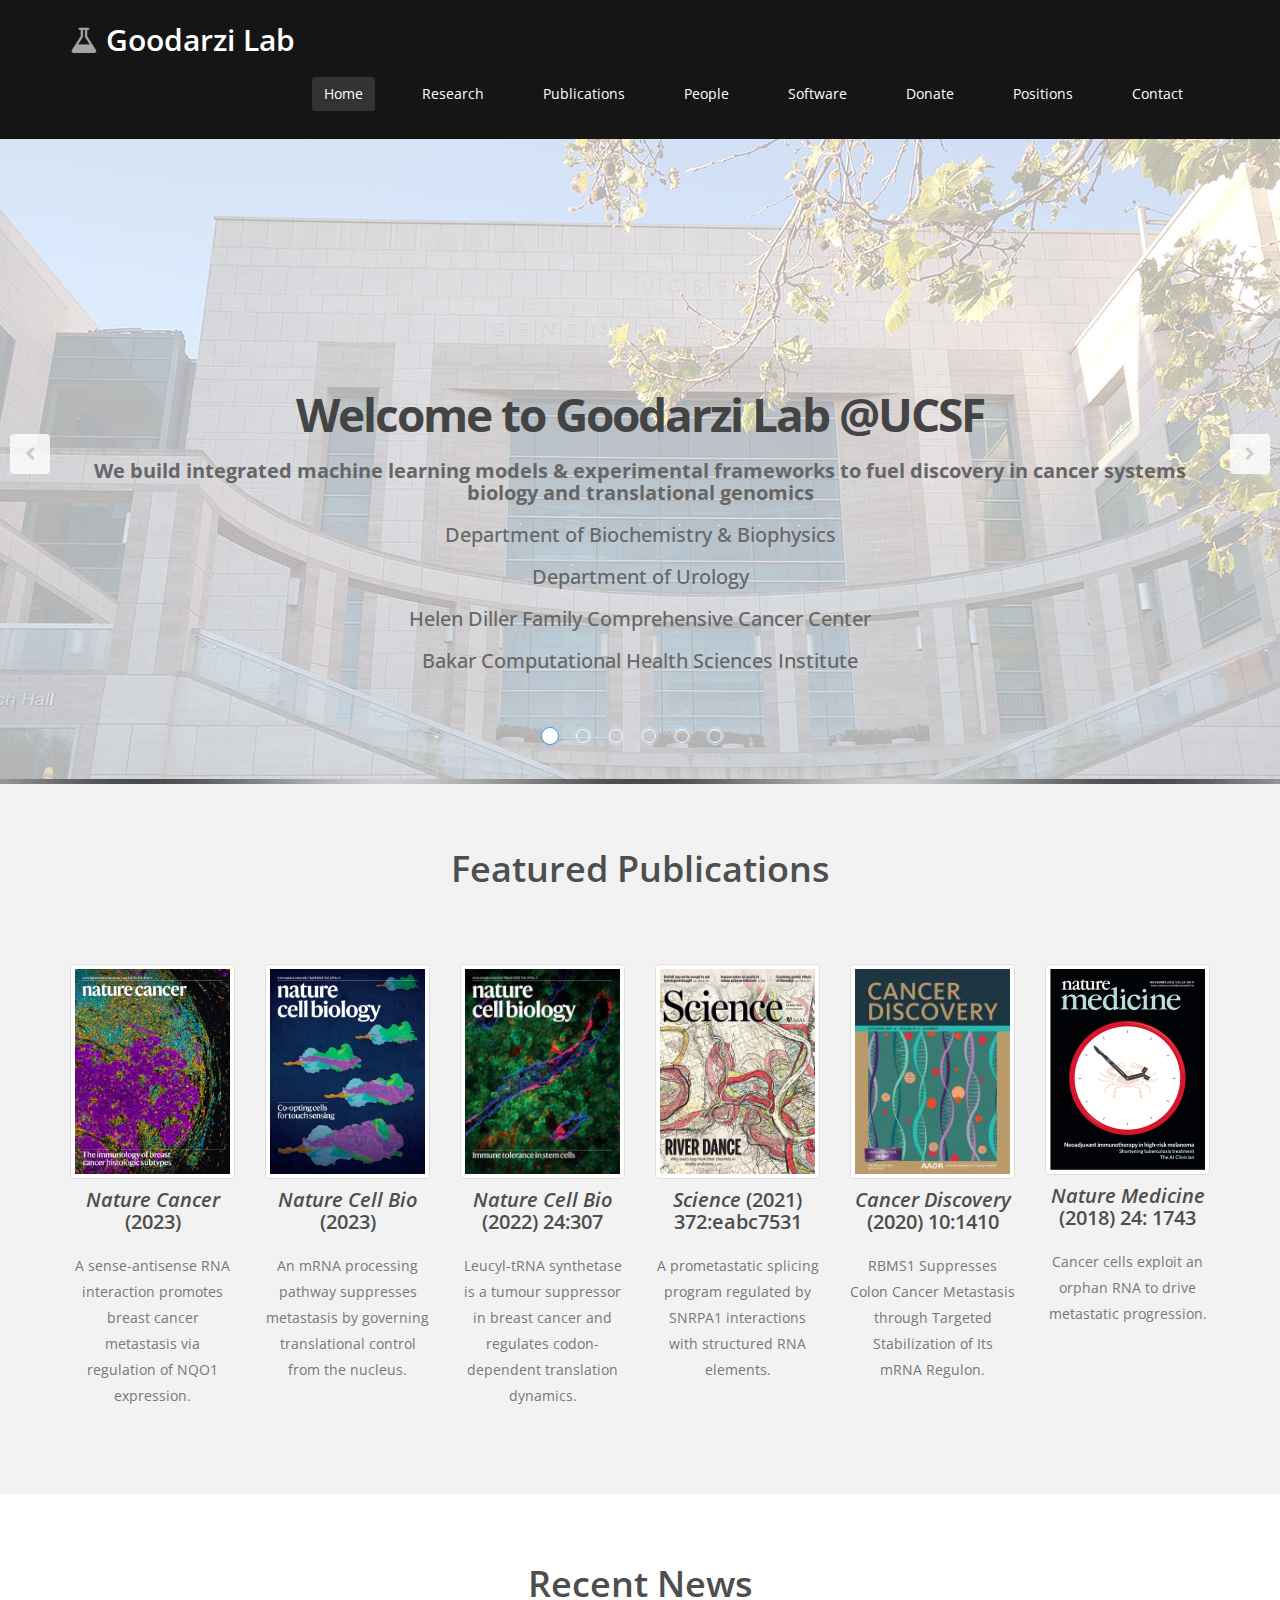
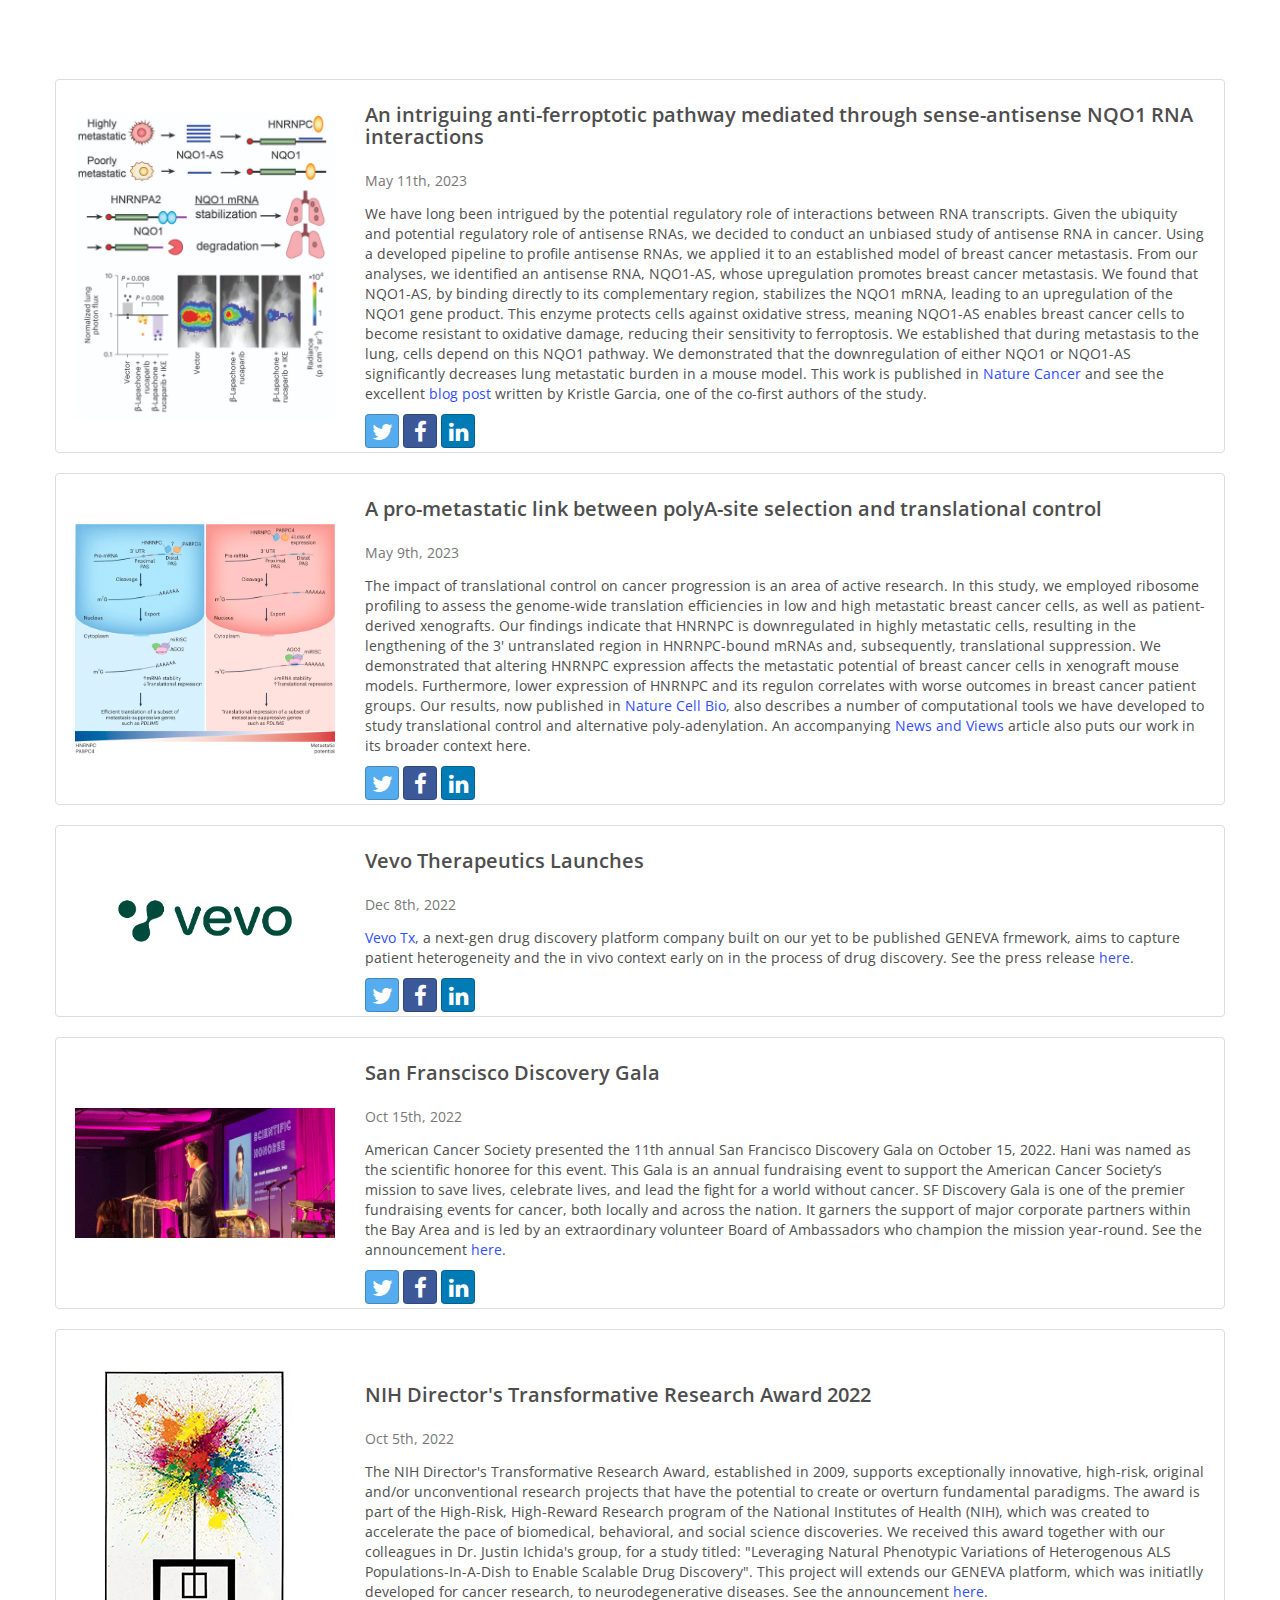
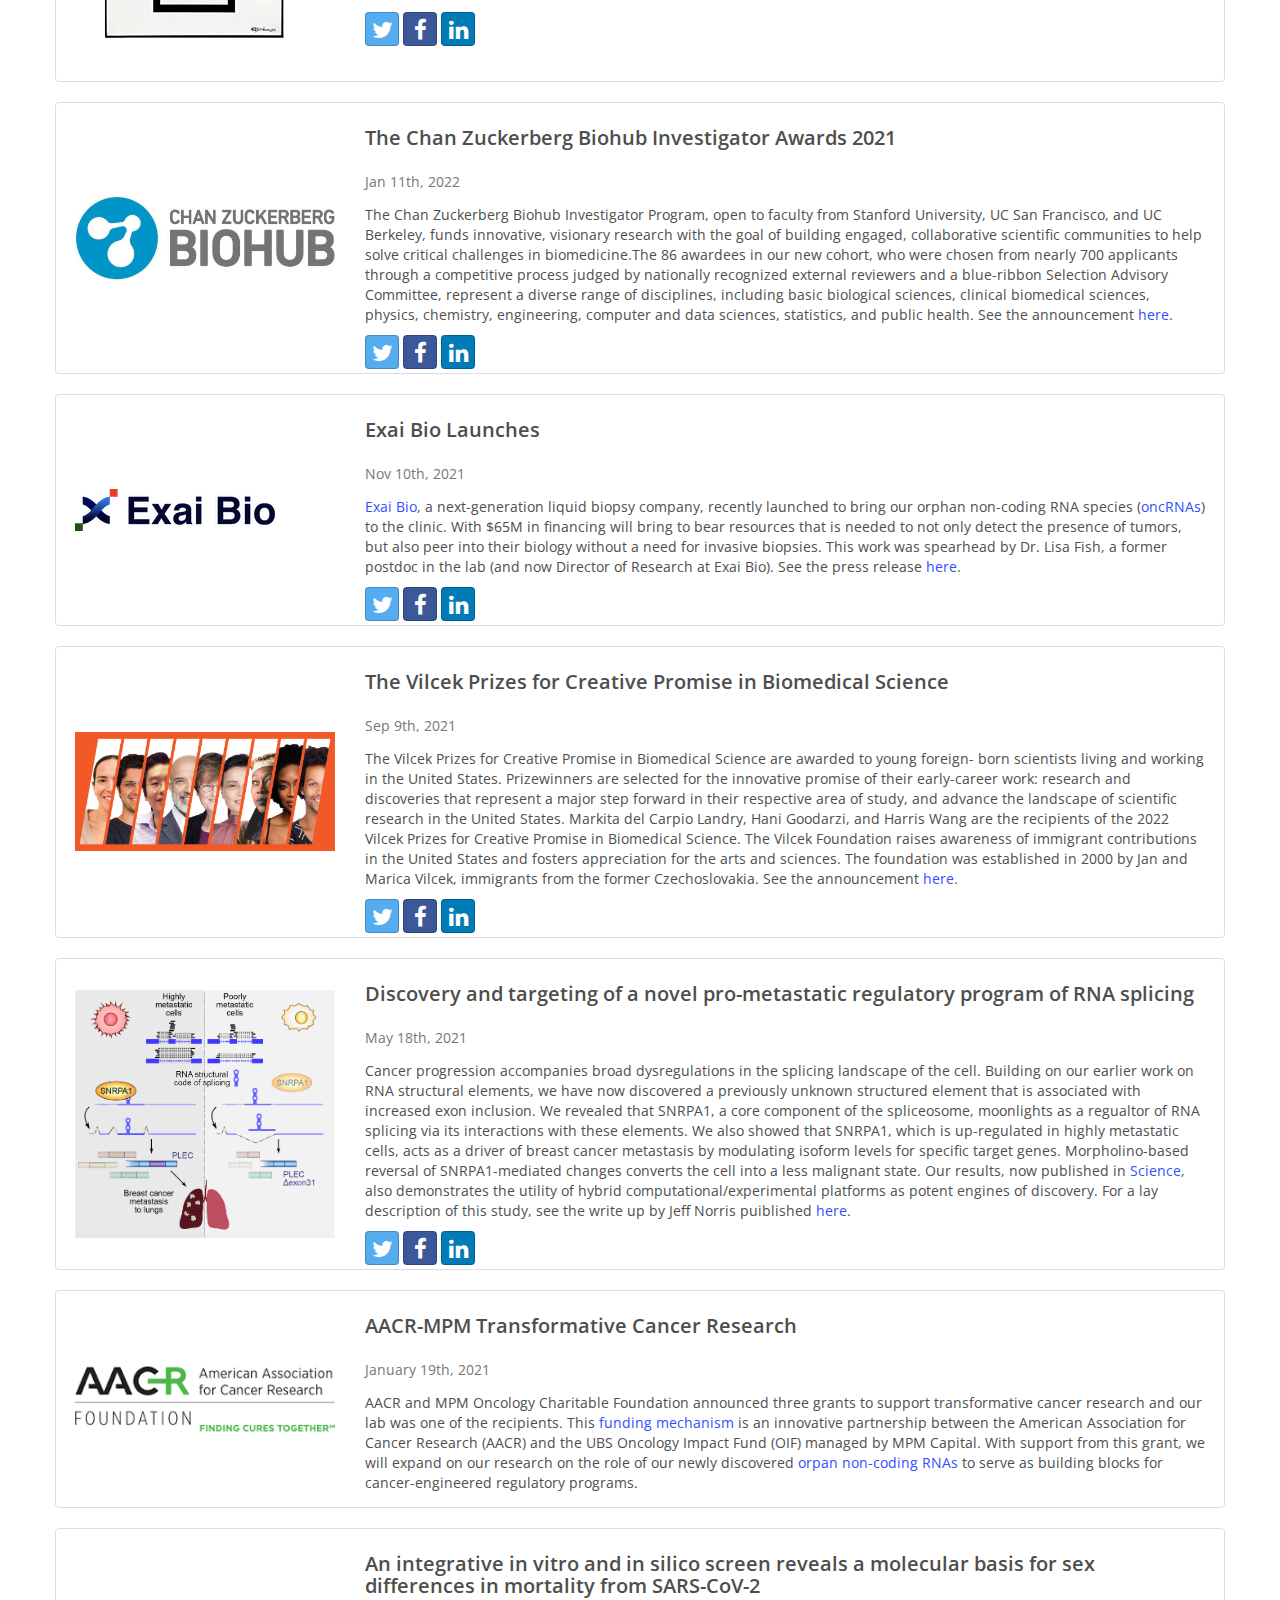
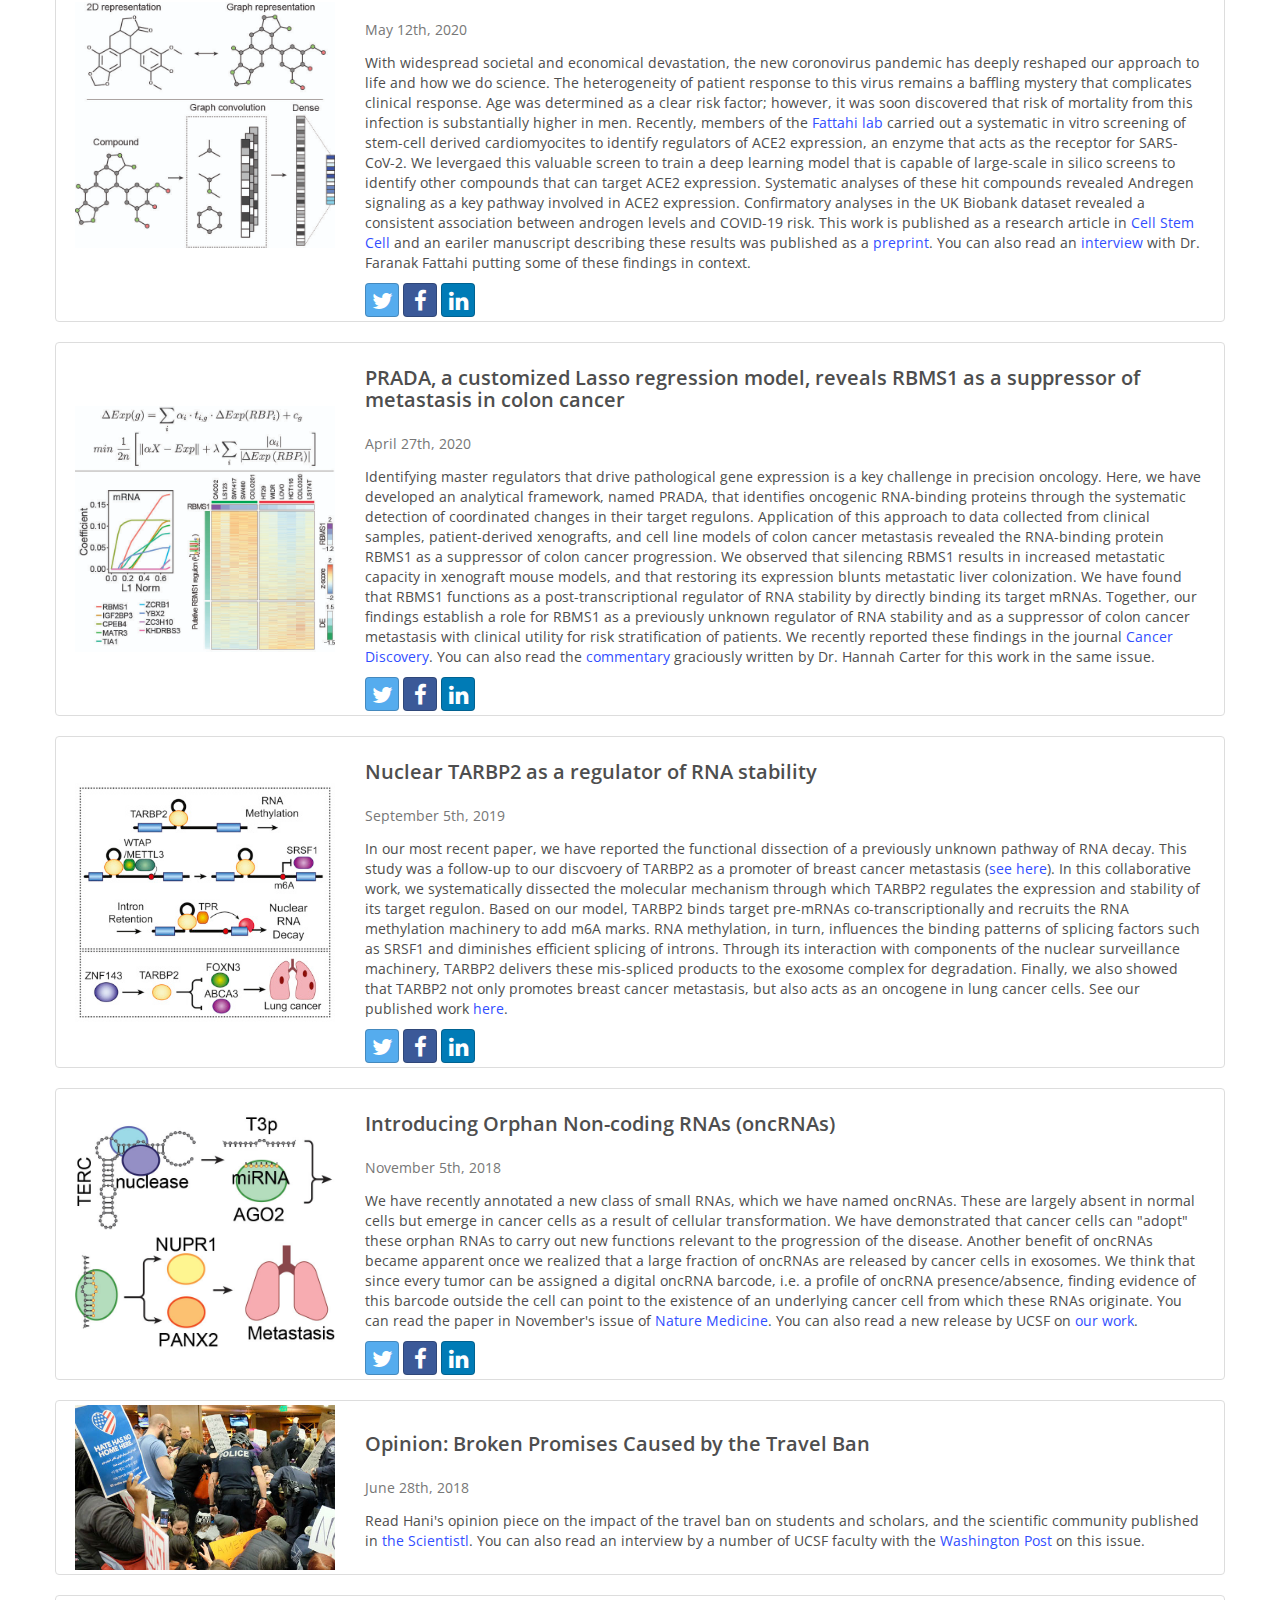
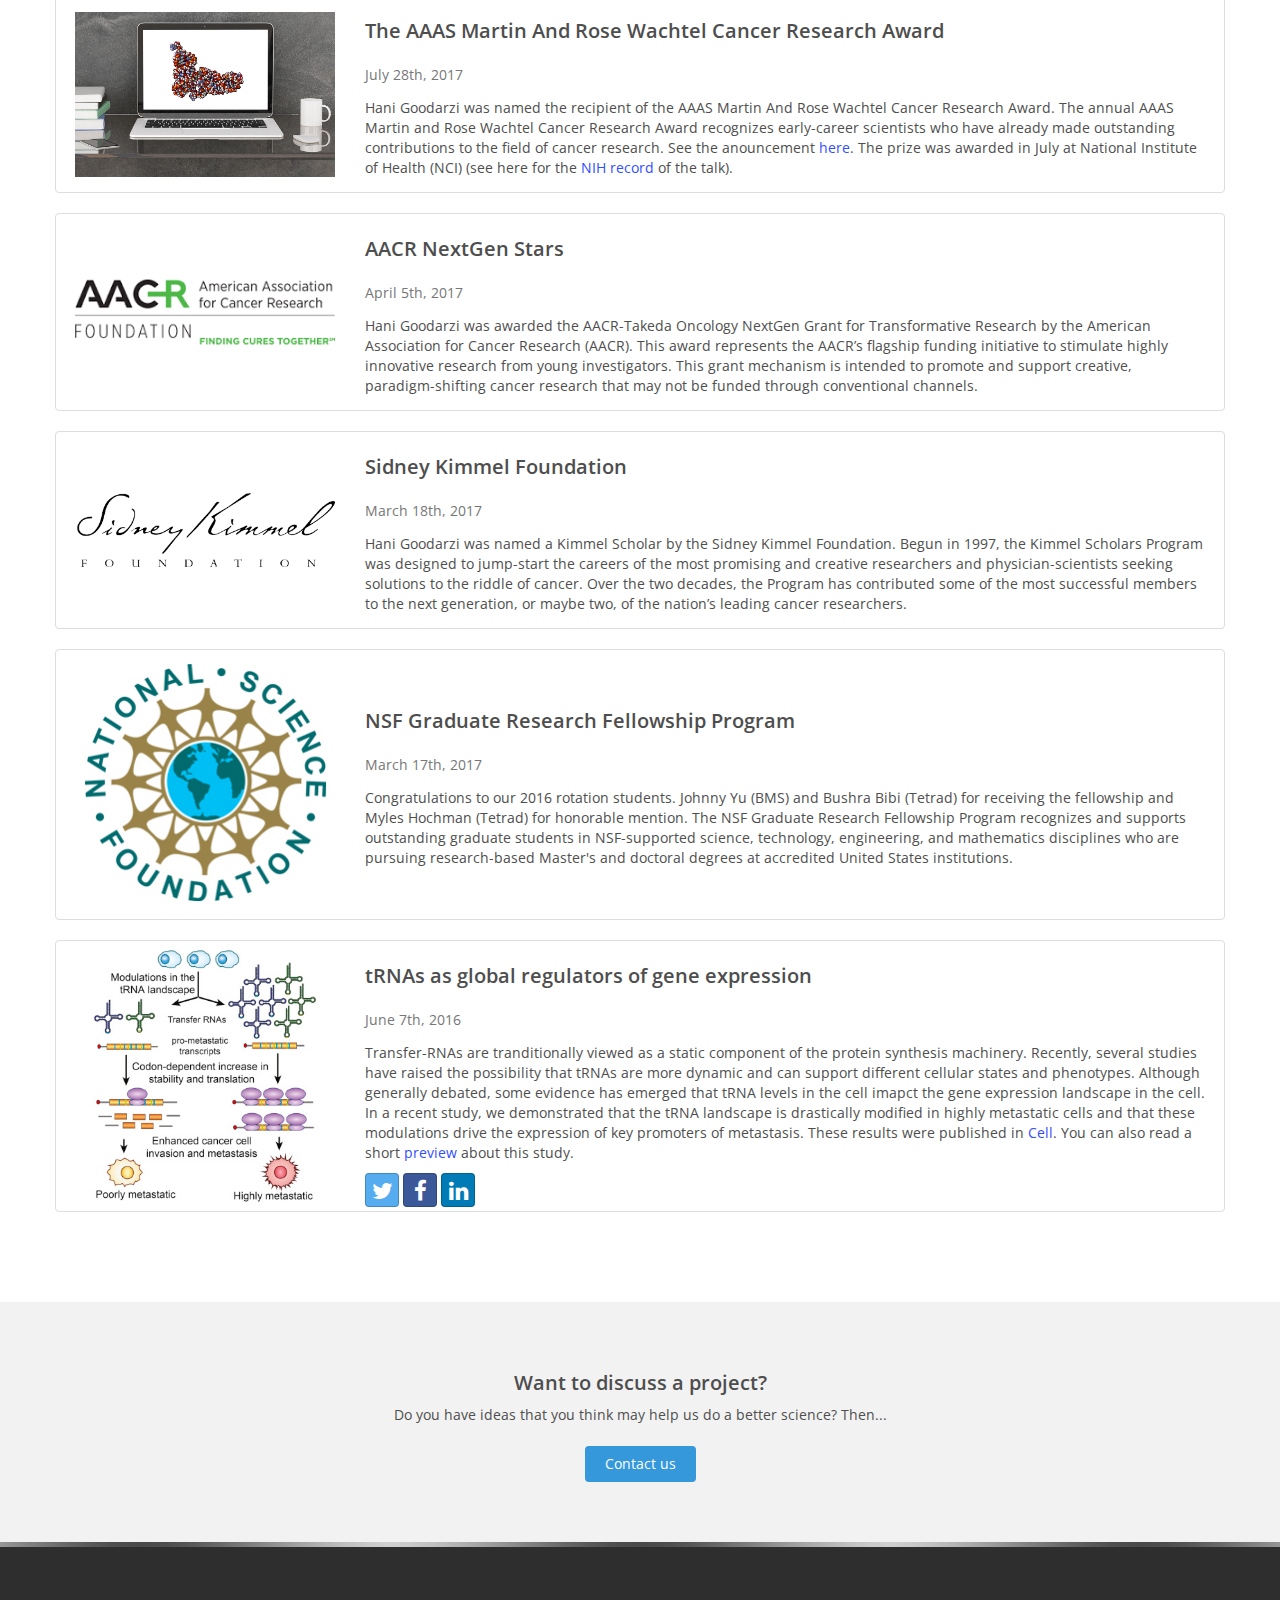
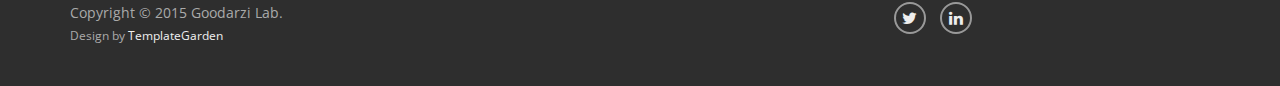
<file: index.html>
<!DOCTYPE html>
<html lang="en">
<head>
<!-- Global site tag (gtag.js) - Google Analytics -->
<script async src="https://www.googletagmanager.com/gtag/js?id=UA-135435972-1"></script>
<script>
  window.dataLayer = window.dataLayer || [];
  function gtag(){dataLayer.push(arguments);}
  gtag('js', new Date());

  gtag('config', 'UA-135435972-1');
</script>

<meta charset="utf-8">
<meta name="viewport" content="width=device-width, initial-scale=1.0">
<title>Goodarzi Lab @ UCSF</title>
<meta name="description" content="Goodarzi Lab @ UCSF">

<!-- core CSS -->
<link href="css/bootstrap.min.css" rel="stylesheet">
<link href="css/bootstrap-social.css" rel="stylesheet">
<link rel="stylesheet" href="css/academicons.min.css"/>
<link rel="stylesheet" href="https://maxcdn.bootstrapcdn.com/font-awesome/4.4.0/css/font-awesome.min.css">
<link href="css/prettyPhoto.css" rel="stylesheet">
<link href="css/main.css" rel="stylesheet">
<link href="css/responsive.css" rel="stylesheet">
<link rel="shortcut icon" type="image/x-icon" href="favicon-flask.ico" />
<!--[if lt IE 9]>
    <script src="js/html5shiv.js"></script>
    <script src="js/respond.min.js"></script>
    <![endif]-->
</head>
<!--/head-->

<body class="homepage">
<header id="header">
  <nav class="navbar navbar-inverse" role="banner">
    <div class="container">
      <div class="navbar-header">
        <button type="button" class="navbar-toggle" data-toggle="collapse" data-target=".navbar-collapse"> <span class="sr-only">Toggle navigation</span> <span class="icon-bar"></span> <span class="icon-bar"></span> <span class="icon-bar"></span> </button>
        <a class="navbar-brand" href="index.html"><i class="fa fa-flask"></i> Goodarzi Lab</a>
      </div>
      <div class="collapse navbar-collapse navbar-right">
        <ul class="nav navbar-nav">
          <li class="active"><a href="index.html">Home</a></li>
          <li><a href="research.html">Research</a></li>
          <li><a href="publications.html">Publications</a></li>
          <li><a href="people.html">People</a></li>
          <li><a href="software.html">Software</a></li>
          <li><a href="donate.html">Donate</a></li>
          <li><a href="positions.html">Positions</a></li>
          <li><a href="contact-us.html">Contact</a></li>
        </ul>
      </div>
    </div>
    <!--/.container--> 
  </nav>
  <!--/nav--> 
  
</header>
<!--/header-->

<section id="main-slider" class="no-margin">
  <div class="carousel slide">
    <ol class="carousel-indicators">
      <li data-target="#main-slider" data-slide-to="0" class="active"></li>
      <li data-target="#main-slider" data-slide-to="1"></li>
      <li data-target="#main-slider" data-slide-to="2"></li>
      <li data-target="#main-slider" data-slide-to="3"></li>
      <li data-target="#main-slider" data-slide-to="4"></li>
      <li data-target="#main-slider" data-slide-to="5"></li>
    </ol>
    <div class="carousel-inner">
      <div class="item active" style="background-image: url(images/slider/bg1.jpg)">
        <div class="container">
          <div class="row slide-margin">
            <div class="col-sm-12">
              <div class="carousel-content">
                <h1>Welcome to Goodarzi Lab @UCSF</h1>
                <h2><strong>We build integrated machine learning models &amp; experimental frameworks to fuel discovery in cancer systems biology and translational genomics</strong></h2>
                <h2>Department of Biochemistry &amp; Biophysics</h2>
                <h2>Department of Urology</h2>
                <h2>Helen Diller Family Comprehensive Cancer Center</h2>
                <h2>Bakar Computational Health Sciences Institute</h2>
                <!--<a class="btn-slide" href="about-us.html">Read More</a>-->  </div>
            </div>
          </div>
        </div>
      </div>
      <!--/.item-->
      
      <div class="item" style="background-image: url(images/slider/bg2.jpg)">
        <div class="container">
          <div class="row slide-margin">
            <div class="col-sm-12">
              <div class="carousel-content">
                <h1>Welcome to Goodarzi Lab @UCSF</h1>
                <h2><strong>We build integrated machine learning models &amp; experimental frameworks to fuel discovery in cancer systems biology and translational genomics</strong></h2>
                <h2>Department of Biochemistry &amp; Biophysics</h2>
                <h2>Department of Urology</h2>
                <h2>Helen Diller Family Comprehensive Cancer Center</h2>
                <h2>Bakar Computational Health Sciences Institute</h2>
                <!--<a class="btn-slide" href="about-us.html">Read More</a>-->  </div>
            </div>
          </div>
        </div>
      </div>
      <!--/.item-->
      
      <div class="item" style="background-image: url(images/slider/bg3.jpg)">
        <div class="container">
          <div class="row slide-margin">
            <div class="col-sm-12">
              <div class="carousel-content">
                <h1>Welcome to Goodarzi Lab @UCSF</h1>
                <h2><strong>We build integrated machine learning models &amp; experimental frameworks to fuel discovery in cancer systems biology and translational genomics</strong></h2>
                <h2>Department of Biochemistry &amp; Biophysics</h2>
                <h2>Department of Urology</h2>
                <h2>Helen Diller Family Comprehensive Cancer Center</h2>
                <h2>Bakar Computational Health Sciences Institute</h2>
                <!--<a class="btn-slide" href="about-us.html">Read More</a>-->  </div>
            </div>
          </div>
        </div>
      </div>
      <!--/.item--> 
      <div class="item" style="background-image: url(images/slider/bg4.jpg)">
        <div class="container">
          <div class="row slide-margin">
            <div class="col-sm-12">
              <div class="carousel-content">
                <h1>Welcome to Goodarzi Lab @UCSF</h1>
                <h2><strong>We build integrated machine learning models &amp; experimental frameworks to fuel discovery in cancer systems biology and translational genomics</strong></h2>
                <h2>Department of Biochemistry &amp; Biophysics</h2>
                <h2>Department of Urology</h2>
                <h2>Helen Diller Family Comprehensive Cancer Center</h2>
                <h2>Bakar Computational Health Sciences Institute</h2>
                <!--<a class="btn-slide" href="about-us.html">Read More</a>-->  </div>
            </div>
          </div>
        </div>
      </div>
      <!--/.item-->
      <div class="item" style="background-image: url(images/slider/bg5.jpg)">
        <div class="container">
          <div class="row slide-margin">
            <div class="col-sm-12">
              <div class="carousel-content">
                <h1>Welcome to Goodarzi Lab @UCSF</h1>
                <h2><strong>We build integrated machine learning models &amp; experimental frameworks to fuel discovery in cancer systems biology and translational genomics</strong></h2>
                <h2>Department of Biochemistry &amp; Biophysics</h2>
                <h2>Department of Urology</h2>
                <h2>Helen Diller Family Comprehensive Cancer Center</h2>
                <h2>Bakar Computational Health Sciences Institute</h2>
                <!--<a class="btn-slide" href="about-us.html">Read More</a>-->  </div>
            </div>
          </div>
        </div>
      </div>
      <!--/.item-->
      <div class="item" style="background-image: url(images/slider/bg6.jpg)">
        <div class="container">
          <div class="row slide-margin">
            <div class="col-sm-12">
              <div class="carousel-content">
                <h1>Welcome to Goodarzi Lab @UCSF</h1>
                <h2><strong>We build integrated machine learning models &amp; experimental frameworks to fuel discovery in cancer systems biology and translational genomics</strong></h2>
                <h2>Department of Biochemistry &amp; Biophysics</h2>
                <h2>Department of Urology</h2>
                <h2>Helen Diller Family Comprehensive Cancer Center</h2>
                <h2>Bakar Computational Health Sciences Institute</h2>
                <!--<a class="btn-slide" href="about-us.html">Read More</a>-->  </div>
            </div>
          </div>
        </div>
      </div>
      <!--/.item--> 
    </div>
    <!--/.carousel-inner--> 
  </div>
  <!--/.carousel--> 
  <a class="prev hidden-xs" href="#main-slider" data-slide="prev"> <i class="fa fa-chevron-left"></i> </a> <a class="next hidden-xs" href="#main-slider" data-slide="next"> <i class="fa fa-chevron-right"></i> </a> </section>
<!--/#main-slider-->
<div class="color-border"> </div>
<section id="feature" >
  <div class="container">
    <div class="center">
      <h2>Featured Publications</h2>
       <!--<p class="lead">Lorem ipsum dolor sit amet, consectetur adipiscing elit. Proin non odio sed eros tristique bibendum. Nunc quis semper sem.<br> Morbi libero elit elementum quis faucibus ac, condimentum quis nibh.</p>-->
    </div>
    <div class="row">
      <div class="features">
        <div class="col-md-2 col-sm-4">
          <div class="feature-wrap">
            <a href="https://www.nature.com/articles/s43018-023-00554-7"><img class="img-thumbnail" src="images/covers/NatureCancer23.jpg" alt=""></a>
            <h2><em>Nature Cancer</em> (2023)</h2>
            <h3>A sense-antisense RNA interaction promotes breast cancer metastasis via regulation of NQO1 expression.</h3>
          </div> 
        </div>
        <div class="col-md-2 col-sm-4">
          <div class="feature-wrap"> <!--<i class="fa fa-cogs"></i>-->
            <a href="https://www.nature.com/articles/s41556-023-01141-9"><img class="img-thumbnail" src="images/covers/NCB2023.jpg" alt=""></a>
            <h2><em>Nature Cell Bio</em> (2023)</h2>
            <h3>An mRNA processing pathway suppresses metastasis by governing translational control from the nucleus.</h3>
          </div> 
        </div>
        <div class="col-md-2 col-sm-4">
          <div class="feature-wrap"> <!--<i class="fa fa-cogs"></i>-->
            <a href="https://www.nature.com/articles/s41556-022-00856-5"><img class="img-thumbnail" src="images/covers/NCB2022.jpg" alt=""></a>
            <h2><em>Nature Cell Bio</em> (2022) 24:307</h2>
            <h3>Leucyl-tRNA synthetase is a tumour suppressor in breast cancer and regulates codon-dependent translation dynamics.</h3>
          </div> 
        </div>
        <div class="col-md-2 col-sm-4">
          <div class="feature-wrap"> <!--<i class="fa fa-cogs"></i>-->
            <a href="https://science.sciencemag.org/content/372/6543/eabc7531"><img class="img-thumbnail" src="images/covers/Science2021.jpg" alt=""></a>
            <h2><em>Science</em> (2021) 372:eabc7531</h2>
            <h3>A prometastatic splicing program regulated by SNRPA1 interactions with structured RNA elements.</h3>
          </div> 
        </div>
        <div class="col-md-2 col-sm-4">
          <div class="feature-wrap"> <!--<i class="fa fa-cogs"></i>-->
            <a href="https://cancerdiscovery.aacrjournals.org/content/10/9/1410"><img class="img-thumbnail" src="images/covers/CancerDisc2020.jpg" alt=""></a>
            <h2><em>Cancer Discovery</em> (2020) 10:1410</h2>
            <h3>RBMS1 Suppresses Colon Cancer Metastasis through Targeted Stabilization of Its mRNA Regulon.</h3>
          </div> 
        </div>
        <!--<div class="col-md-2 col-sm-4">
          <div class="feature-wrap">
            <a href="https://www.cell.com/molecular-cell/fulltext/S1097-2765(19)30434-4"><img class="img-thumbnail" src="images/covers/MolCellSep2019.jpg" alt=""></a>
            <h2><em>Molecular Cell</em> (2019) 75: 967</h2>
            <h3>Nuclear TARBP2 Drives Oncogenic Dysregulation of RNA Splicing and Decay.</h3>
          </div> 
        </div>-->
        <!--/.col-md-4--> 
        <div class="col-md-2 col-sm-4">
          <div class="feature-wrap"> <!--<i class="fa fa-rocket"></i>-->
            <a href="https://www.nature.com/articles/s41591-018-0230-4"><img class="img-thumbnail" src="images/covers/NatureMedNov18.jpg" alt=""></a>
            <h2><em>Nature Medicine</em> (2018) 24: 1743</h2>
            <h3>Cancer cells exploit an orphan RNA to drive metastatic progression.</h3>
          </div>
        </div>
        <!--<div class="col-md-2 col-sm-4">
          <div class="feature-wrap">
            <a href="http://www.cell.com/cell/fulltext/S0092-8674(16)30649-3"><img class="img-thumbnail" src="images/covers/CellJun16.jpg" alt=""></a>
            <h2><em>Cell</em> (2016) 165: 1416</h2>
            <h3>Modulated Expression of Specific tRNAs Drives Gene Expression and Cancer Progression.</h3>
          </div>
        </div>-->
        <!--/.col-md-4-->
      </div>
      <!--/.services--> 
    </div>
    <!--/.row--> 
  </div>
  <!--/.container--> 
</section>
<!--/#feature-->

<section id="recent-works">
  <div class="container">
    <div class="center">
      <h2>Recent News</h2>
      <!--<p class="lead">Lorem ipsum dolor sit amet, consectetur adipiscing elit. Proin non odio sed eros tristique bibendum. Nunc quis semper sem.<br>Morbi libero elit elementum quis faucibus ac, condimentum quis nibh.</p>-->
    </div>
    <!--/.center-->
    <div class="row box-shadow">
      <div class="col-xs-12 col-sm-12 col-md-12">
        <div class="row thumbnail row-sm-flex-center">
          <div class="col-xs-4 col-sm-4 col-md-3">
            <img class="img-responsive" src="images/img/nqo1.jpg">
          </div>
          <div class="col-xs-8 col-sm-8 col-md-9">
            <h2>An intriguing anti-ferroptotic pathway mediated through sense-antisense NQO1 RNA interactions</h2>
            <h3>May 11th, 2023</h3>
            <p>We have long been intrigued by the potential regulatory role of interactions between RNA transcripts. Given the ubiquity and potential regulatory role of antisense RNAs, we decided to conduct an unbiased study of antisense RNA in cancer. Using a developed pipeline to profile antisense RNAs, we applied it to an established model of breast cancer metastasis. From our analyses, we identified an antisense RNA, NQO1-AS, whose upregulation promotes breast cancer metastasis. We found that NQO1-AS, by binding directly to its complementary region, stabilizes the NQO1 mRNA, leading to an upregulation of the NQO1 gene product. This enzyme protects cells against oxidative stress, meaning NQO1-AS enables breast cancer cells to become resistant to oxidative damage, reducing their sensitivity to ferroptosis. We established that during metastasis to the lung, cells depend on this NQO1 pathway. We demonstrated that the downregulation of either NQO1 or NQO1-AS significantly decreases lung metastatic burden in a mouse model. This work is published in <a href="https://www.nature.com/articles/s43018-023-00554-7">Nature Cancer</a> and see the excellent <a href="https://cancercommunity.nature.com/posts/a-sense-antisense-rna-interaction-promotes-breast-cancer-metastasis-via-regulation-of-nqo1-expression">blog post</a> written by Kristle Garcia, one of the co-first authors of the study.</p>
            <a class="btn btn-social-icon btn-twitter" href="https://twitter.com/share?url=<;url>" onclick="return tws_click('A sense-antisense RNA interaction promotes breast cancer metastasis via regulation of NQO1 expression','https://www.nature.com/articles/s43018-023-00554-7')" target="_blank" style="text-decoration:none;"><i class="fa fa-twitter"></i></a>
            
            <a class="btn btn-social-icon btn-facebook" href="http://www.facebook.com/share.php?u=<;url>" onclick="return fbs_click('A sense-antisense RNA interaction promotes breast cancer metastasis via regulation of NQO1 expression','https://www.nature.com/articles/s43018-023-00554-7')" target="_blank" style="text-decoration:none;"><i class="fa fa-facebook"></i></a>
            
            <a class="btn btn-social-icon btn-linkedin" href="http://www.linkedin.com/shareArticle?mini=true&url=<;url>" onclick="return ins_click('A sense-antisense RNA interaction promotes breast cancer metastasis via regulation of NQO1 expression','https://www.nature.com/articles/s43018-023-00554-7')" target="_blank" style="text-decoration:none;"><i class="fa fa-linkedin"></i></a>
          </div>
        </div>
      </div>
    </div>
    <div class="row box-shadow">
      <div class="col-xs-12 col-sm-12 col-md-12">
        <div class="row thumbnail row-sm-flex-center">
          <div class="col-xs-4 col-sm-4 col-md-3">
            <img class="img-responsive" src="images/img/hnrnpc.jpg">
          </div>
          <div class="col-xs-8 col-sm-8 col-md-9">
            <h2>A pro-metastatic link between polyA-site selection and translational control</h2>
            <h3>May 9th, 2023</h3>
            <p>The impact of translational control on cancer progression is an area of active research. In this study, we employed ribosome profiling to assess the genome-wide translation efficiencies in low and high metastatic breast cancer cells, as well as patient-derived xenografts. Our findings indicate that HNRNPC is downregulated in highly metastatic cells, resulting in the lengthening of the 3' untranslated region in HNRNPC-bound mRNAs and, subsequently, translational suppression. We demonstrated that altering HNRNPC expression affects the metastatic potential of breast cancer cells in xenograft mouse models. Furthermore, lower expression of HNRNPC and its regulon correlates with worse outcomes in breast cancer patient groups. Our results, now published in <a href="https://www.nature.com/articles/s41556-023-01141-9">Nature Cell Bio</a>, also describes a number of computational tools we have developed to study translational control and alternative poly-adenylation. An accompanying <a href="https://www.nature.com/articles/s41556-023-01127-7">News and Views</a> article also puts our work in its broader context here.</p>
            <a class="btn btn-social-icon btn-twitter" href="https://twitter.com/share?url=<;url>" onclick="return tws_click('A pro-metastatic link between polyA-site selection and translational control','https://www.nature.com/articles/s41556-023-01141-9')" target="_blank" style="text-decoration:none;"><i class="fa fa-twitter"></i></a>
            
            <a class="btn btn-social-icon btn-facebook" href="http://www.facebook.com/share.php?u=<;url>" onclick="return fbs_click('A pro-metastatic link between polyA-site selection and translational control','https://www.nature.com/articles/s41556-023-01141-9')" target="_blank" style="text-decoration:none;"><i class="fa fa-facebook"></i></a>
            
            <a class="btn btn-social-icon btn-linkedin" href="http://www.linkedin.com/shareArticle?mini=true&url=<;url>" onclick="return ins_click('A pro-metastatic link between polyA-site selection and translational control','https://www.nature.com/articles/s41556-023-01141-9')" target="_blank" style="text-decoration:none;"><i class="fa fa-linkedin"></i></a>
          </div>
        </div>
      </div>
    </div>
    <div class="row box-shadow">
      <div class="col-xs-12 col-sm-12 col-md-12">
        <div class="row thumbnail row-sm-flex-center">
          <div class="col-xs-4 col-sm-4 col-md-3">
            <img class="img-responsive" src="images/img/vevo.jpg">
          </div>
          <div class="col-xs-8 col-sm-8 col-md-9">
            <h2>Vevo Therapeutics Launches</h2>
            <h3>Dec 8th, 2022</h3>
            <p><a href="https://vevo.ai">Vevo Tx</a>, a next-gen drug discovery platform company built on our yet to be published GENEVA frmework, aims to capture patient heterogeneity and the in vivo context early on in the process of drug discovery. See the press release <a href="https://www.prnewswire.com/news-releases/vevo-therapeutics-launches-with-oversubscribed-12m-seed-financing-to-discover-better-drugs-using-higher-resolution-in-vivo-data-generated-at-scale-301697743.html">here</a>.</p>
            <a class="btn btn-social-icon btn-twitter" href="https://twitter.com/share?url=<;url>" onclick="return tws_click('Vevo Therapeutics Launches with Oversubscribed $12M Seed Financing to Discover Better Drugs Using Higher Resolution In Vivo Data Generated at Scale','https://www.prnewswire.com/news-releases/vevo-therapeutics-launches-with-oversubscribed-12m-seed-financing-to-discover-better-drugs-using-higher-resolution-in-vivo-data-generated-at-scale-301697743.html')" target="_blank" style="text-decoration:none;"><i class="fa fa-twitter"></i></a>
            
            <a class="btn btn-social-icon btn-facebook" href="http://www.facebook.com/share.php?u=<;url>" onclick="return fbs_click('Vevo Therapeutics Launches with Oversubscribed $12M Seed Financing to Discover Better Drugs Using Higher Resolution In Vivo Data Generated at Scale','https://www.prnewswire.com/news-releases/vevo-therapeutics-launches-with-oversubscribed-12m-seed-financing-to-discover-better-drugs-using-higher-resolution-in-vivo-data-generated-at-scale-301697743.html')" target="_blank" style="text-decoration:none;"><i class="fa fa-facebook"></i></a>
            
            <a class="btn btn-social-icon btn-linkedin" href="http://www.linkedin.com/shareArticle?mini=true&url=<;url>" onclick="return ins_click('Vevo Therapeutics Launches with Oversubscribed $12M Seed Financing to Discover Better Drugs Using Higher Resolution In Vivo Data Generated at Scale','https://www.prnewswire.com/news-releases/vevo-therapeutics-launches-with-oversubscribed-12m-seed-financing-to-discover-better-drugs-using-higher-resolution-in-vivo-data-generated-at-scale-301697743.html')" target="_blank" style="text-decoration:none;"><i class="fa fa-linkedin"></i></a>
          </div>
        </div>
      </div>
    </div>
    <div class="row box-shadow">
      <div class="col-xs-12 col-sm-12 col-md-12">
        <div class="row thumbnail row-sm-flex-center">
          <div class="col-xs-4 col-sm-4 col-md-3">
            <img class="img-responsive" src="images/img/sf_gala.jpg">
          </div>
          <div class="col-xs-8 col-sm-8 col-md-9">
            <h2>San Franscisco Discovery Gala</h2>
            <h3>Oct 15th, 2022</h3>
            <p>American Cancer Society presented the 11th annual San Francisco Discovery Gala on October 15, 2022. Hani was named as the scientific honoree for this event. This Gala is an annual fundraising event to support the American Cancer Society’s mission to save lives, celebrate lives, and lead the fight for a world without cancer. SF Discovery Gala is one of the premier fundraising events for cancer, both locally and across the nation. It garners the support of major corporate partners within the Bay Area and is led by an extraordinary volunteer Board of Ambassadors who champion the mission year-round. See the announcement <a href="https://www.sfdiscoverygala.org/">here</a>.</p>
            <a class="btn btn-social-icon btn-twitter" href="https://twitter.com/share?url=<;url>" onclick="return tws_click('SF Discovery Gala 2022','https://www.sfdiscoverygala.org/')" target="_blank" style="text-decoration:none;"><i class="fa fa-twitter"></i></a>
            
            <a class="btn btn-social-icon btn-facebook" href="http://www.facebook.com/share.php?u=<;url>" onclick="return fbs_click('SF Discovery Gala 2022','https://www.sfdiscoverygala.org/')" target="_blank" style="text-decoration:none;"><i class="fa fa-facebook"></i></a>
            
            <a class="btn btn-social-icon btn-linkedin" href="http://www.linkedin.com/shareArticle?mini=true&url=<;url>" onclick="return ins_click('SF Discovery Gala 2022','https://www.sfdiscoverygala.org/')" target="_blank" style="text-decoration:none;"><i class="fa fa-linkedin"></i></a>
          </div>
        </div>
      </div>
    </div>
    <div class="row box-shadow">
      <div class="col-xs-12 col-sm-12 col-md-12">
        <div class="row thumbnail row-sm-flex-center">
          <div class="col-xs-4 col-sm-4 col-md-3">
            <img class="img-responsive" src="images/img/t01.jpg">
          </div>
          <div class="col-xs-8 col-sm-8 col-md-9">
            <h2>NIH Director's Transformative Research Award 2022</h2>
            <h3>Oct 5th, 2022</h3>
            <p>The NIH Director's Transformative Research Award, established in 2009, supports exceptionally innovative, high-risk, original and/or unconventional research projects that have the potential to create or overturn fundamental paradigms. The award is part of the High-Risk, High-Reward Research program of the National Institutes of Health (NIH), which was created to accelerate the pace of biomedical, behavioral, and social science discoveries. We received this award together with our colleagues in Dr. Justin Ichida's group, for a study titled: "Leveraging Natural Phenotypic Variations of Heterogenous ALS Populations-In-A-Dish to Enable Scalable Drug Discovery". This project will extends our GENEVA platform, which was initiatlly developed for cancer research, to neurodegenerative diseases. See the announcement <a href="https://commonfund.nih.gov/tra/recipients">here</a>.</p>
            <a class="btn btn-social-icon btn-twitter" href="https://twitter.com/share?url=<;url>" onclick="return tws_click('NIH Director\'s Transformative Research Award 2022','https://commonfund.nih.gov/tra/recipients')" target="_blank" style="text-decoration:none;"><i class="fa fa-twitter"></i></a>
            
            <a class="btn btn-social-icon btn-facebook" href="http://www.facebook.com/share.php?u=<;url>" onclick="return fbs_click('NIH Director\'s Transformative Research Award 2022','https://commonfund.nih.gov/tra/recipients/')" target="_blank" style="text-decoration:none;"><i class="fa fa-facebook"></i></a>
            
            <a class="btn btn-social-icon btn-linkedin" href="http://www.linkedin.com/shareArticle?mini=true&url=<;url>" onclick="return ins_click('NIH Director\'s Transformative Research Award 2022','https://commonfund.nih.gov/tra/recipients')" target="_blank" style="text-decoration:none;"><i class="fa fa-linkedin"></i></a>
          </div>
        </div>
      </div>
    </div>
    <div class="row box-shadow">
      <div class="col-xs-12 col-sm-12 col-md-12">
        <div class="row thumbnail row-sm-flex-center">
          <div class="col-xs-4 col-sm-4 col-md-3">
            <img class="img-responsive" src="images/img/biohub_award.jpeg">
          </div>
          <div class="col-xs-8 col-sm-8 col-md-9">
            <h2>The Chan Zuckerberg Biohub Investigator Awards 2021</h2>
            <h3>Jan 11th, 2022</h3>
            <p>The Chan Zuckerberg Biohub Investigator Program, open to faculty from Stanford University, UC San Francisco, and UC Berkeley, funds innovative, visionary research with the goal of building engaged, collaborative scientific communities to help solve critical challenges in biomedicine.The 86 awardees in our new cohort, who were chosen from nearly 700 applicants through a competitive process judged by nationally recognized external reviewers and a blue-ribbon Selection Advisory Committee, represent a diverse range of disciplines, including basic biological sciences, clinical biomedical sciences, physics, chemistry, engineering, computer and data sciences, statistics, and public health. See the announcement <a href="https://www.czbiohub.org/investigator-competition-2021/">here</a>.</p>
            <a class="btn btn-social-icon btn-twitter" href="https://twitter.com/share?url=<;url>" onclick="return tws_click('The Chan Zuckerberg Biohub Investigator Awards 2021','https://www.czbiohub.org/investigator-competition-2021/')" target="_blank" style="text-decoration:none;"><i class="fa fa-twitter"></i></a>
            
            <a class="btn btn-social-icon btn-facebook" href="http://www.facebook.com/share.php?u=<;url>" onclick="return fbs_click('The Chan Zuckerberg Biohub Investigator Awards 2021','https://www.czbiohub.org/investigator-competition-2021/')" target="_blank" style="text-decoration:none;"><i class="fa fa-facebook"></i></a>
            
            <a class="btn btn-social-icon btn-linkedin" href="http://www.linkedin.com/shareArticle?mini=true&url=<;url>" onclick="return ins_click('The Chan Zuckerberg Biohub Investigator Awards 2021','https://www.czbiohub.org/investigator-competition-2021/')" target="_blank" style="text-decoration:none;"><i class="fa fa-linkedin"></i></a>
          </div>
        </div>
      </div>
    </div>
    <div class="row box-shadow">
      <div class="col-xs-12 col-sm-12 col-md-12">
        <div class="row thumbnail row-sm-flex-center">
          <div class="col-xs-4 col-sm-4 col-md-3">
            <img class="img-responsive" src="images/img/exailogo.png">
          </div>
          <div class="col-xs-8 col-sm-8 col-md-9">
            <h2>Exai Bio Launches</h2>
            <h3>Nov 10th, 2021</h3>
            <p><a href="https://exai.bio">Exai Bio</a>, a next-generation liquid biopsy company, recently launched to bring our orphan non-coding RNA species (<a href="https://www.nature.com/articles/s41591-018-0230-4">oncRNAs</a>) to the clinic. With $65M in financing will bring to bear resources that is needed to not only detect the presence of tumors, but also peer into their biology without a need for invasive biopsies. This work was spearhead by Dr. Lisa Fish, a former postdoc in the lab (and now Director of Research at Exai Bio). See the press release <a href="https://exai.bio/press-release/index.html">here</a>.</p>
            <a class="btn btn-social-icon btn-twitter" href="https://twitter.com/share?url=<;url>" onclick="return tws_click('Exai Bio Secures $67.5 Million Series A','https://exai.bio/press-release/index.html')" target="_blank" style="text-decoration:none;"><i class="fa fa-twitter"></i></a>
            
            <a class="btn btn-social-icon btn-facebook" href="http://www.facebook.com/share.php?u=<;url>" onclick="return fbs_click('Exai Bio Secures $67.5 Million Series A','https://exai.bio/press-release/index.html')" target="_blank" style="text-decoration:none;"><i class="fa fa-facebook"></i></a>
            
            <a class="btn btn-social-icon btn-linkedin" href="http://www.linkedin.com/shareArticle?mini=true&url=<;url>" onclick="return ins_click('Exai Bio Secures $67.5 Million Series A','https://exai.bio/press-release/index.html')" target="_blank" style="text-decoration:none;"><i class="fa fa-linkedin"></i></a>
          </div>
        </div>
      </div>
    </div>
    <div class="row box-shadow">
      <div class="col-xs-12 col-sm-12 col-md-12">
        <div class="row thumbnail row-sm-flex-center">
          <div class="col-xs-4 col-sm-4 col-md-3">
            <img class="img-responsive" src="images/img/vilcek.png">
          </div>
          <div class="col-xs-8 col-sm-8 col-md-9">
            <h2>The Vilcek Prizes for Creative Promise in Biomedical Science</h2>
            <h3>Sep 9th, 2021</h3>
            <p>The Vilcek Prizes for Creative Promise in Biomedical Science are awarded to young foreign- born scientists living and working in the United States. Prizewinners are selected for the innovative promise of their early-career work: research and discoveries that represent a major step forward in their respective area of study, and advance the landscape of scientific research in the United States. Markita del Carpio Landry, Hani Goodarzi, and Harris Wang are the recipients of the 2022 Vilcek Prizes for Creative Promise in Biomedical Science. The Vilcek Foundation raises awareness of immigrant contributions in the United States and fosters appreciation for the arts and sciences. The foundation was established in 2000 by Jan and Marica Vilcek, immigrants from the former Czechoslovakia. See the announcement <a href="https://vilcek.org/prizes/vilcek-prizes-for-creative-promise/">here</a>.</p>
            <a class="btn btn-social-icon btn-twitter" href="https://twitter.com/share?url=<;url>" onclick="return tws_click('The Vilcek Prizes for Creative Promise in Biomedical Science','https://vilcek.org/prizes/vilcek-prizes-for-creative-promise/')" target="_blank" style="text-decoration:none;"><i class="fa fa-twitter"></i></a>
            
            <a class="btn btn-social-icon btn-facebook" href="http://www.facebook.com/share.php?u=<;url>" onclick="return fbs_click('The Vilcek Prizes for Creative Promise in Biomedical Science','https://vilcek.org/prizes/vilcek-prizes-for-creative-promise/)" target="_blank" style="text-decoration:none;"><i class="fa fa-facebook"></i></a>
            
            <a class="btn btn-social-icon btn-linkedin" href="http://www.linkedin.com/shareArticle?mini=true&url=<;url>" onclick="return ins_click('The Vilcek Prizes for Creative Promise in Biomedical Science','https://vilcek.org/prizes/vilcek-prizes-for-creative-promise/')" target="_blank" style="text-decoration:none;"><i class="fa fa-linkedin"></i></a>
          </div>
        </div>
      </div>
    </div>
    <!--/.center-->
    <div class="row box-shadow">
      <div class="col-xs-12 col-sm-12 col-md-12">
        <div class="row thumbnail row-sm-flex-center">
          <div class="col-xs-4 col-sm-4 col-md-3">
            <img class="img-responsive" src="images/img/snrpa1.png">
          </div>
          <div class="col-xs-8 col-sm-8 col-md-9">
            <h2>Discovery and targeting of a novel pro-metastatic regulatory program of RNA splicing</h2>
            <h3>May 18th, 2021</h3>
            <p>Cancer progression accompanies broad dysregulations in the splicing landscape of the cell. Building on our earlier work on RNA structural elements, we have now discovered a previously unknown structured element that is associated with increased exon inclusion. We revealed that SNRPA1, a core component of the spliceosome, moonlights as a regualtor of RNA splicing via its interactions with these elements. We also showed that SNRPA1, which is up-regulated in highly metastatic cells, acts as a driver of breast cancer metastasis by modulating isoform levels for specific target genes. Morpholino-based reversal of SNRPA1-mediated changes converts the cell into a less malignant state. Our results, now published in <a href="https://science.sciencemag.org/content/372/6543/eabc7531">Science</a>, also demonstrates the utility of hybrid computational/experimental platforms as potent engines of discovery. For a lay description of this study, see the write up by Jeff Norris puiblished <a href="https://www.ucsf.edu/news/2021/05/420546/spread-breast-cancer-linked-newly-discovered-rna-splicing-mechanism">here</a>.</p>
            <a class="btn btn-social-icon btn-twitter" href="https://twitter.com/share?url=<;url>" onclick="return tws_click('A prometastatic splicing program regulated by SNRPA1 interactions with structured RNA elements','https://science.sciencemag.org/content/372/6543/eabc7531')" target="_blank" style="text-decoration:none;"><i class="fa fa-twitter"></i></a>
            
            <a class="btn btn-social-icon btn-facebook" href="http://www.facebook.com/share.php?u=<;url>" onclick="return fbs_click('A prometastatic splicing program regulated by SNRPA1 interactions with structured RNA elements','https://science.sciencemag.org/content/372/6543/eabc7531')" target="_blank" style="text-decoration:none;"><i class="fa fa-facebook"></i></a>
            
            <a class="btn btn-social-icon btn-linkedin" href="http://www.linkedin.com/shareArticle?mini=true&url=<;url>" onclick="return ins_click('A prometastatic splicing program regulated by SNRPA1 interactions with structured RNA elements','https://science.sciencemag.org/content/372/6543/eabc7531')" target="_blank" style="text-decoration:none;"><i class="fa fa-linkedin"></i></a>
          </div>
        </div>
      </div>
    </div>
    <!--/.center-->
    <div class="row box-shadow">
      <div class="col-xs-12 col-sm-12 col-md-12">
        <div class="row thumbnail row-sm-flex-center">
          <div class="col-xs-4 col-sm-4 col-md-3">
            <img class="img-responsive" src="images/img/aacr.png">
          </div>
          <div class="col-xs-8 col-sm-8 col-md-9">
            <h2>AACR-MPM Transformative Cancer Research</h2>
            <h3>January 19th, 2021</h3>
            <p>AACR and MPM Oncology Charitable Foundation announced three grants to support transformative cancer research and our lab was one of the recipients. This <a href="https://www.aacr.org/about-the-aacr/newsroom/news-releases/aacr-and-mpm-oncology-charitable-foundation-announce-three-grants-to-support-transformative-cancer-research/">funding mechanism</a> is an innovative partnership between the American Association for Cancer Research (AACR) and the UBS Oncology Impact Fund (OIF) managed by MPM Capital. With support from this grant, we will expand on our research on the role of our newly discovered <a href="https://www.nature.com/articles/s41591-018-0230-4"> orpan non-coding RNAs</a> to serve as building blocks for cancer-engineered regulatory programs.</p>
          </div>
        </div>
      </div>
    </div>
    <!--/.center-->
    <div class="row box-shadow">
      <div class="col-xs-12 col-sm-12 col-md-12">
        <div class="row thumbnail row-sm-flex-center">
          <div class="col-xs-4 col-sm-4 col-md-3">
            <img class="img-responsive" src="images/img/GCNN.jpg">
          </div>
          <div class="col-xs-8 col-sm-8 col-md-9">
            <h2>An integrative in vitro and in silico screen reveals a molecular basis for sex differences in mortality from SARS-CoV-2</h2>
            <h3>May 12th, 2020</h3>
            <p>With widespread societal and economical devastation, the new coronovirus pandemic has deeply reshaped our approach to life and how we do science. The heterogeneity of patient response to this virus remains a baffling mystery that complicates clinical response. Age was determined as a clear risk factor; however, it was soon discovered that risk of mortality from this infection is substantially higher in men. Recently, members of the <a href="https://fattahilab.ucsf.edu/">Fattahi lab</a> carried out a systematic in vitro screening of stem-cell derived cardiomyocites to identify regulators of ACE2 expression, an enzyme that acts as the receptor for SARS-CoV-2. We levergaed this valuable screen to train a deep learning model that is capable of large-scale in silico screens to identify other compounds that can target ACE2 expression. Systematic analyses of these hit compounds revealed Andregen signaling as a key pathway involved in ACE2 expression. Confirmatory analyses in the UK Biobank dataset revealed a consistent association between androgen levels and COVID-19 risk. This work is published as a research article in <a href="https://www.cell.com/cell-stem-cell/fulltext/S1934-5909(20)30547-6">Cell Stem Cell</a> and an eariler manuscript describing these results was published as a <a href="https://www.biorxiv.org/content/10.1101/2020.05.12.091082v1">preprint</a>. You can also read an <a href="https://www.ucsf.edu/magazine/frontliner-fattahi">interview</a> with Dr. Faranak Fattahi putting some of these findings in context.</p>
            <a class="btn btn-social-icon btn-twitter" href="https://twitter.com/share?url=<;url>" onclick="return tws_click('Androgen Regulates SARS-CoV-2 Receptor Levels and Is Associated with Severe COVID-19 Symptoms in Men','https://www.biorxiv.org/content/10.1101/2020.05.12.091082v1')" target="_blank" style="text-decoration:none;"><i class="fa fa-twitter"></i></a>
            
            <a class="btn btn-social-icon btn-facebook" href="http://www.facebook.com/share.php?u=<;url>" onclick="return fbs_click('Androgen Regulates SARS-CoV-2 Receptor Levels and Is Associated with Severe COVID-19 Symptoms in Men','https://www.biorxiv.org/content/10.1101/2020.05.12.091082v1')" target="_blank" style="text-decoration:none;"><i class="fa fa-facebook"></i></a>
            
            <a class="btn btn-social-icon btn-linkedin" href="http://www.linkedin.com/shareArticle?mini=true&url=<;url>" onclick="return ins_click('Androgen Regulates SARS-CoV-2 Receptor Levels and Is Associated with Severe COVID-19 Symptoms in Men','https://www.biorxiv.org/content/10.1101/2020.05.12.091082v1')" target="_blank" style="text-decoration:none;"><i class="fa fa-linkedin"></i></a>
          </div>
        </div>
      </div>
    </div>
    <!--/.center-->
    <div class="row box-shadow">
      <div class="col-xs-12 col-sm-12 col-md-12">
        <div class="row thumbnail row-sm-flex-center">
          <div class="col-xs-4 col-sm-4 col-md-3">
            <img class="img-responsive" src="images/img/PRADA.jpg">
          </div>
          <div class="col-xs-8 col-sm-8 col-md-9">
            <h2>PRADA, a customized Lasso regression model, reveals RBMS1 as a suppressor of metastasis in colon cancer</h2>
            <h3>April 27th, 2020</h3>
            <p>Identifying master regulators that drive pathological gene expression is a key challenge in precision oncology. Here, we have developed an analytical framework, named PRADA, that identifies oncogenic RNA-binding proteins through the systematic detection of coordinated changes in their target regulons. Application of this approach to data collected from clinical samples, patient-derived xenografts, and cell line models of colon cancer metastasis revealed the RNA-binding protein RBMS1 as a suppressor of colon cancer progression. We observed that silencing RBMS1 results in increased metastatic capacity in xenograft mouse models, and that restoring its expression blunts metastatic liver colonization. We have found that RBMS1 functions as a post-transcriptional regulator of RNA stability by directly binding its target mRNAs. Together, our findings establish a role for RBMS1 as a previously unknown regulator of RNA stability and as a suppressor of colon cancer metastasis with clinical utility for risk stratification of patients. We recently reported these findings in the journal <a href="https://cancerdiscovery.aacrjournals.org/content/early/2020/06/06/2159-8290.CD-19-1375">Cancer Discovery</a>. You can also read the <a href="https://cancerdiscovery.aacrjournals.org/content/10/9/1261">commentary</a> graciously written by Dr. Hannah Carter for this work in the same issue.</p>
            <a class="btn btn-social-icon btn-twitter" href="https://twitter.com/share?url=<;url>" onclick="return tws_click('RBMS1 suppresses colon cancer metastasis through targeted stabilization of its mRNA regulon','https://cancerdiscovery.aacrjournals.org/content/early/2020/06/06/2159-8290.CD-19-1375')" target="_blank" style="text-decoration:none;"><i class="fa fa-twitter"></i></a>
            
            <a class="btn btn-social-icon btn-facebook" href="http://www.facebook.com/share.php?u=<;url>" onclick="return fbs_click('RBMS1 suppresses colon cancer metastasis through targeted stabilization of its mRNA regulon','https://cancerdiscovery.aacrjournals.org/content/early/2020/06/06/2159-8290.CD-19-1375')" target="_blank" style="text-decoration:none;"><i class="fa fa-facebook"></i></a>
            
            <a class="btn btn-social-icon btn-linkedin" href="http://www.linkedin.com/shareArticle?mini=true&url=<;url>" onclick="return ins_click('RBMS1 suppresses colon cancer metastasis through targeted stabilization of its mRNA regulon','https://cancerdiscovery.aacrjournals.org/content/early/2020/06/06/2159-8290.CD-19-1375')" target="_blank" style="text-decoration:none;"><i class="fa fa-linkedin"></i></a>
          </div>
        </div>
      </div>
    </div>
    <!--/.center-->
    <div class="row box-shadow">
      <div class="col-xs-12 col-sm-12 col-md-12">
        <div class="row thumbnail row-sm-flex-center">
          <div class="col-xs-4 col-sm-4 col-md-3">
            <img class="img-responsive" src="images/img/tarbp2_molcell.jpg">
          </div>
          <div class="col-xs-8 col-sm-8 col-md-9">
            <h2>Nuclear TARBP2 as a regulator of RNA stability</h2>
            <h3>September 5th, 2019</h3>
            <p>In our most recent paper, we have reported the functional dissection of a previously unknown pathway of RNA decay. This study was a follow-up to our discvoery of TARBP2 as a promoter of breast cancer metastasis (<a href="http://www.nature.com/nature/journal/vaop/ncurrent/full/nature13466.html">see here</a>). In this collaborative work, we systematically dissected the molecular mechanism through which TARBP2 regulates the expression and stability of its target regulon. Based on our model, TARBP2 binds target pre-mRNAs co-transcriptionally and recruits the RNA methylation machinery to add m6A marks. RNA methylation, in turn, influences the binding patterns of splicing factors such as SRSF1 and diminishes efficient splicing of introns. Through its interaction with components of the nuclear surveillance machinery, TARBP2 delivers these mis-spliced products to the exosome complex for degradation. Finally, we also showed that TARBP2 not only promotes breast cancer metastasis, but also acts as an oncogene in lung cancer cells. See our published work <a href="https://www.cell.com/molecular-cell/fulltext/S1097-2765(19)30434-4">here</a>.</p>
            <a class="btn btn-social-icon btn-twitter" href="https://twitter.com/share?url=<;url>" onclick="return tws_click('Nuclear TARBP2 Drives Oncogenic Dysregulation of RNA Splicing and Decay','https://www.cell.com/molecular-cell/fulltext/S1097-2765(19)30434-4')" target="_blank" style="text-decoration:none;"><i class="fa fa-twitter"></i></a>
            
            <a class="btn btn-social-icon btn-facebook" href="http://www.facebook.com/share.php?u=<;url>" onclick="return fbs_click('Nuclear TARBP2 Drives Oncogenic Dysregulation of RNA Splicing and Decay','https://www.cell.com/molecular-cell/fulltext/S1097-2765(19)30434-4')" target="_blank" style="text-decoration:none;"><i class="fa fa-facebook"></i></a>
            
            <a class="btn btn-social-icon btn-linkedin" href="http://www.linkedin.com/shareArticle?mini=true&url=<;url>" onclick="return ins_click('CNuclear TARBP2 Drives Oncogenic Dysregulation of RNA Splicing and Decay','https://www.cell.com/molecular-cell/fulltext/S1097-2765(19)30434-4')" target="_blank" style="text-decoration:none;"><i class="fa fa-linkedin"></i></a>
          </div>
        </div>
      </div>
    </div>
    <!--/.center-->
    <div class="row box-shadow">
      <div class="col-xs-12 col-sm-12 col-md-12">
        <div class="row thumbnail row-sm-flex-center">
          <div class="col-xs-4 col-sm-4 col-md-3">
            <img class="img-responsive" src="images/img/T3p.jpg">
          </div>
          <div class="col-xs-8 col-sm-8 col-md-9">
            <h2>Introducing Orphan Non-coding RNAs (oncRNAs)</h2>
            <h3>November 5th, 2018</h3>
            <p>We have recently annotated a new class of small RNAs, which we have named oncRNAs. These are largely absent in normal cells but emerge in cancer cells as a result of cellular transformation. We have demonstrated that cancer cells can "adopt" these orphan RNAs to carry out new functions relevant to the progression of the disease. Another benefit of oncRNAs became apparent once we realized that a large fraction of oncRNAs are released by cancer cells in exosomes. We think that since every tumor can be assigned a digital oncRNA barcode, i.e. a profile of oncRNA presence/absence, finding evidence of this barcode outside the cell can point to the existence of an underlying cancer cell from which these RNAs originate. You can read the paper in November's issue of <a href="https://www.nature.com/articles/s41591-018-0230-4">Nature Medicine</a>. You can also read a new release by UCSF on <a href="https://www.ucsf.edu/news/2018/11/412276/orphan-rnas-make-cancer-deadlier-potentially-easier-diagnose">our work</a>.</p>
            <a class="btn btn-social-icon btn-twitter" href="https://twitter.com/share?url=<;url>" onclick="return tws_click('Cancer cells exploit an orphan RNA to drive metastatic progression','https://www.nature.com/articles/s41591-018-0230-4')" target="_blank" style="text-decoration:none;"><i class="fa fa-twitter"></i></a>
            
            <a class="btn btn-social-icon btn-facebook" href="http://www.facebook.com/share.php?u=<;url>" onclick="return fbs_click('Cancer cells exploit an orphan RNA to drive metastatic progression','https://www.nature.com/articles/s41591-018-0230-4')" target="_blank" style="text-decoration:none;"><i class="fa fa-facebook"></i></a>
            
            <a class="btn btn-social-icon btn-linkedin" href="http://www.linkedin.com/shareArticle?mini=true&url=<;url>" onclick="return ins_click('Cancer cells exploit an orphan RNA to drive metastatic progression','https://www.nature.com/articles/s41591-018-0230-4')" target="_blank" style="text-decoration:none;"><i class="fa fa-linkedin"></i></a>
          </div>
        </div>
      </div>
    </div>
    <!--/.center-->
    <div class="row box-shadow">
      <div class="col-xs-12 col-sm-12 col-md-12">
        <div class="row thumbnail row-sm-flex-center">
          <div class="col-xs-4 col-sm-4 col-md-3">
            <img class="img-responsive" src="images/img/scientist.jpg">
          </div>
          <div class="col-xs-8 col-sm-8 col-md-9">
            <h2>Opinion: Broken Promises Caused by the Travel Ban</h2>
            <h3>June 28th, 2018</h3>
            <p>Read Hani's opinion piece on the impact of the travel ban on students and scholars, and the scientific community published in <a href="https://www.the-scientist.com/news-opinion/opinion--broken-promises-caused-by-the-travel-ban-64392">the Scientistl</a>. You can also read an interview by a number of UCSF faculty with the <a href="https://www.washingtonpost.com/news/speaking-of-science/wp/2018/07/03/scientists-respond-to-court-ruling-on-travel-ban-with-fear-and-frustration/?tid=ss_tw&utm_term=.6c9d66ee9920">Washington Post</a> on this issue.</p>
          </div>
        </div>
      </div>
    </div
    <!--/.center-->
     <div class="row box-shadow">
      <div class="col-xs-12 col-sm-12 col-md-12">
        <div class="row thumbnail row-sm-flex-center">
          <div class="col-xs-4 col-sm-4 col-md-3">
            <img class="img-responsive" src="images/img/aaas.jpg">
          </div>
          <div class="col-xs-8 col-sm-8 col-md-9">
            <h2>The AAAS Martin And Rose Wachtel Cancer Research Award</h2>
            <h3>July 28th, 2017</h3>
            <p>Hani Goodarzi was named the recipient of the AAAS Martin And Rose Wachtel Cancer Research Award. The annual AAAS Martin and Rose Wachtel Cancer Research Award recognizes early-career scientists who have already made outstanding contributions to the field of cancer research. See the anouncement <a href="https://www.aaas.org/news/multidisciplinary-cancer-researcher-wins-wachtel-award">here</a>. The prize was awarded in July at National Institute of Health (NCI) (see here for the <a href="https://nihrecord.nih.gov/newsletters/2017/09_22_2017/story4.htm">NIH record</a> of the talk).</p>
          </div>
        </div>
      </div>
    </div>
    <div class="row box-shadow">
      <div class="col-xs-12 col-sm-12 col-md-12">
        <div class="row thumbnail row-sm-flex-center">
          <div class="col-xs-4 col-sm-4 col-md-3">
            <img class="img-responsive" src="images/img/aacr.png">
          </div>
          <div class="col-xs-8 col-sm-8 col-md-9">
            <h2>AACR NextGen Stars</h2>
            <h3>April 5th, 2017</h3>
            <p>Hani Goodarzi was awarded the AACR-Takeda Oncology NextGen Grant for Transformative Research by the American Association for Cancer Research (AACR). This award represents the AACR’s flagship funding initiative to stimulate highly innovative research from young investigators. This grant mechanism is intended to promote and support creative, paradigm-shifting cancer research that may not be funded through conventional channels.</p>
          </div>
        </div>
      </div>
    </div>
    <div class="row box-shadow">
      <div class="col-xs-12 col-sm-12 col-md-12">
        <div class="row thumbnail row-sm-flex-center">
          <div class="col-xs-4 col-sm-4 col-md-3">
            <img class="img-responsive" src="images/img/skf.jpg">
          </div>
          <div class="col-xs-8 col-sm-8 col-md-9">
            <h2>Sidney Kimmel Foundation</h2>
            <h3>March 18th, 2017</h3>
            <p>Hani Goodarzi was named a Kimmel Scholar by the Sidney Kimmel Foundation. Begun in 1997, the Kimmel Scholars Program was designed to jump-start the careers of the most promising and creative researchers and physician-scientists seeking solutions to the riddle of cancer.  Over the two decades, the Program has contributed some of the most successful members to the next generation, or maybe two, of the nation’s leading cancer researchers.</p>
          </div>
        </div>
      </div>
    </div>
    <div class="row box-shadow">
      <div class="col-xs-12 col-sm-12 col-md-12">
        <div class="row thumbnail row-sm-flex-center">
          <div class="col-xs-4 col-sm-4 col-md-3">
            <img class="img-responsive" src="images/img/nsf.jpg">
          </div>
          <div class="col-xs-8 col-sm-8 col-md-9">
            <h2>NSF Graduate Research Fellowship Program</h2>
            <h3>March 17th, 2017</h3>
            <p>Congratulations to our 2016 rotation students. Johnny Yu (BMS) and Bushra Bibi (Tetrad) for receiving the fellowship and Myles Hochman (Tetrad) for honorable mention. The NSF Graduate Research Fellowship Program recognizes and supports outstanding graduate students in NSF-supported science, technology, engineering, and mathematics disciplines who are pursuing research-based Master's and doctoral degrees at accredited United States institutions.</p>
          </div>
        </div>
      </div>
    </div>
    <div class="row box-shadow">
      <div class="col-xs-12 col-sm-12 col-md-12">
        <div class="row thumbnail row-sm-flex-center">
          <div class="col-xs-4 col-sm-4 col-md-3">
            <img class="img-responsive" src="images/img/tRNA.jpg">
          </div>
          <div class="col-xs-8 col-sm-8 col-md-9">
            <h2>tRNAs as global regulators of gene expression</h2>
            <h3>June 7th, 2016</h3>
            <p>Transfer-RNAs are tranditionally viewed as a static component of the protein synthesis machinery. Recently, several studies have raised the possibility that tRNAs are more dynamic and can support different cellular states and phenotypes. Although generally debated, some evidence has emerged that tRNA levels in the cell imapct the gene expression landscape in the cell. In a recent study, we demonstrated that the tRNA landscape is drastically modified in highly metastatic cells and that these modulations drive the expression of key promoters of metastasis. These results were published in <a href="http://www.cell.com/cell/fulltext/S0092-8674(16)30649-3">Cell</a>. You can also read a short <a href="http://www.cell.com/cell/fulltext/S0092-8674(16)30670-5">preview</a> about this study.</p>
            <a class="btn btn-social-icon btn-twitter" href="https://twitter.com/share?url=<;url>" onclick="return tws_click('Modulated Expression of Specific tRNAs Drives Gene Expression and Cancer Progression','http://www.cell.com/cell/fulltext/S0092-8674(16)30649-3')" target="_blank" style="text-decoration:none;"><i class="fa fa-twitter"></i></a>
            
            <a class="btn btn-social-icon btn-facebook" href="http://www.facebook.com/share.php?u=<;url>" onclick="return fbs_click('Modulated Expression of Specific tRNAs Drives Gene Expression and Cancer Progression','http://www.cell.com/cell/fulltext/S0092-8674(16)30649-3')" target="_blank" style="text-decoration:none;"><i class="fa fa-facebook"></i></a>
            
            <a class="btn btn-social-icon btn-linkedin" href="http://www.linkedin.com/shareArticle?mini=true&url=<;url>" onclick="return ins_click('Modulated Expression of Specific tRNAs Drives Gene Expression and Cancer Progression','http://www.cell.com/cell/fulltext/S0092-8674(16)30649-3')" target="_blank" style="text-decoration:none;"><i class="fa fa-linkedin"></i></a>
          </div>
        </div>
      </div>
    </div>
  </div>
  <!--/.container--> 
</section>
<!--/#recent-works-->

<section id="get-started">
  <div class="container">
    <div class="row">
      <div class="col-sm-12">
        <h2>Want to discuss a project?</h2>
        <p>Do you have ideas that you think may help us do a better science? Then...</p>
        <a href="contact-us.html" class="btn btn-primary">Contact us</a> </div>
    </div>
  </div>
  <!--/.container--> 
</section>
<!--/#get-started-->

<div class="color-border"> </div>
<footer id="footer">
  <div class="container">
    <div class="row">
      <div class="col-sm-6">Copyright &copy; 2015 Goodarzi Lab.
        <br /><small>Design by <a href="http://www.templategarden.com" rel="nofollow">TemplateGarden</a></small>
      </div>
      <div class="col-sm-6">
        <div class="follow-us"> <a class="fa fa-twitter social-icon" href="https://twitter.com/genophoria"></a> <a class="fa fa-linkedin social-icon" href="https://www.linkedin.com/in/hgoodarzi/"></a> </div>
      </div>
    </div>
  </div>
</footer>
<!--/#footer--> 

<script src="js/jquery.js"></script> 
<script src="js/bootstrap.min.js"></script> 
<script src="js/jquery.prettyPhoto.js"></script> 
<script src="js/jquery.isotope.min.js"></script> 
<script src="js/main.js"></script>

<script>function fbs_click(title, url) {window.open('http://www.facebook.com/sharer.php?u='+encodeURIComponent(url)+'&t='+encodeURIComponent(title),'sharer','toolbar=0,status=0,width=626,height=436');return false;}</script>
<script>function tws_click(title, url) {window.open('https://twitter.com/share?url='+encodeURIComponent(url)+'&text='+encodeURIComponent(title),'sharer','toolbar=0,status=0,width=626,height=436');return false;}</script>
<script>function gps_click(url) {window.open('https://plus.google.com/share?url='+encodeURIComponent(url),'sharer','toolbar=0,status=0,width=626,height=436');return false;}</script>
<script>function ins_click(title, url) {window.open('http://www.linkedin.com/shareArticle?mini=true&url='+encodeURIComponent(url)+'&title='+encodeURIComponent(title),'sharer','toolbar=0,status=0,width=626,height=436');return false;}</script>

</body>
</html>
</file>
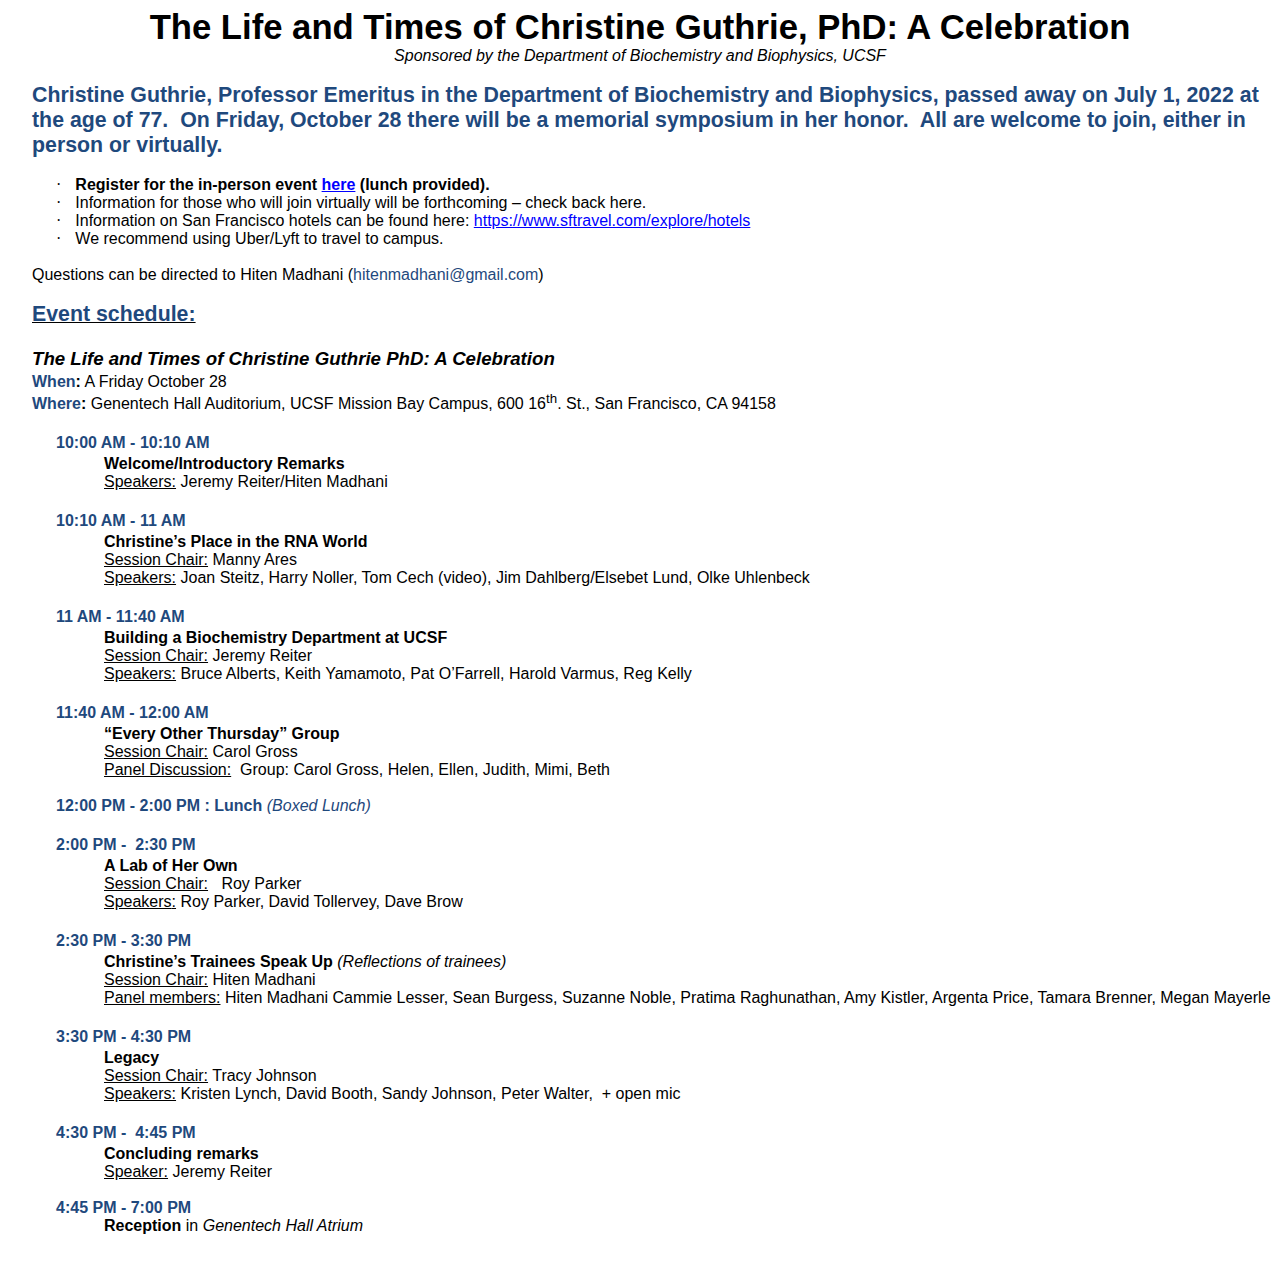
<file: ChristineGuthrieMemorial.html>
<html xmlns:o="urn:schemas-microsoft-com:office:office"
xmlns:w="urn:schemas-microsoft-com:office:word"
xmlns:m="http://schemas.microsoft.com/office/2004/12/omml"
xmlns="http://www.w3.org/TR/REC-html40">

<head>
<meta http-equiv=Content-Type content="text/html; charset=utf-8">
<meta name=ProgId content=Word.Document>
<meta name=Generator content="Microsoft Word 15">
<meta name=Originator content="Microsoft Word 15">
<link rel=File-List
href="Christine%20Guthrie%20Memorial%20%20(1).fld/filelist.xml">
<!--[if gte mso 9]><xml>
 <o:DocumentProperties>
  <o:Author>Carol  Gross</o:Author>
  <o:LastAuthor>Vishvak Subramanyam</o:LastAuthor>
  <o:Revision>14</o:Revision>
  <o:TotalTime>37</o:TotalTime>
  <o:Created>2022-09-16T23:03:00Z</o:Created>
  <o:LastSaved>2022-09-16T23:32:00Z</o:LastSaved>
  <o:Pages>1</o:Pages>
  <o:Words>345</o:Words>
  <o:Characters>1972</o:Characters>
  <o:Company>UCSF-Microbiology &amp; Immunology</o:Company>
  <o:Lines>16</o:Lines>
  <o:Paragraphs>4</o:Paragraphs>
  <o:CharactersWithSpaces>2313</o:CharactersWithSpaces>
  <o:Version>16.00</o:Version>
 </o:DocumentProperties>
 <o:OfficeDocumentSettings>
  <o:AllowPNG/>
 </o:OfficeDocumentSettings>
</xml><![endif]-->
<link rel=themeData
href="Christine%20Guthrie%20Memorial%20%20(1).fld/themedata.thmx">
<link rel=colorSchemeMapping
href="Christine%20Guthrie%20Memorial%20%20(1).fld/colorschememapping.xml">
<!--[if gte mso 9]><xml>
 <w:WordDocument>
  <w:SpellingState>Clean</w:SpellingState>
  <w:GrammarState>Clean</w:GrammarState>
  <w:TrackMoves>false</w:TrackMoves>
  <w:TrackFormatting/>
  <w:DisplayHorizontalDrawingGridEvery>0</w:DisplayHorizontalDrawingGridEvery>
  <w:DisplayVerticalDrawingGridEvery>0</w:DisplayVerticalDrawingGridEvery>
  <w:UseMarginsForDrawingGridOrigin/>
  <w:ValidateAgainstSchemas>false</w:ValidateAgainstSchemas>
  <w:SaveIfXMLInvalid>false</w:SaveIfXMLInvalid>
  <w:IgnoreMixedContent>false</w:IgnoreMixedContent>
  <w:AlwaysShowPlaceholderText>false</w:AlwaysShowPlaceholderText>
  <w:DoNotUnderlineInvalidXML/>
  <w:DoNotPromoteQF/>
  <w:LidThemeOther>EN-US</w:LidThemeOther>
  <w:LidThemeAsian>JA</w:LidThemeAsian>
  <w:LidThemeComplexScript>X-NONE</w:LidThemeComplexScript>
  <w:Compatibility>
   <w:BreakWrappedTables/>
   <w:SnapToGridInCell/>
   <w:WrapTextWithPunct/>
   <w:UseAsianBreakRules/>
   <w:DontGrowAutofit/>
   <w:SplitPgBreakAndParaMark/>
   <w:EnableOpenTypeKerning/>
   <w:DontFlipMirrorIndents/>
   <w:OverrideTableStyleHps/>
   <w:UseFELayout/>
  </w:Compatibility>
  <w:DoNotOptimizeForBrowser/>
  <m:mathPr>
   <m:mathFont m:val="Cambria Math"/>
   <m:brkBin m:val="before"/>
   <m:brkBinSub m:val="&#45;-"/>
   <m:smallFrac m:val="off"/>
   <m:dispDef m:val="off"/>
   <m:lMargin m:val="0"/>
   <m:rMargin m:val="0"/>
   <m:defJc m:val="centerGroup"/>
   <m:wrapRight/>
   <m:intLim m:val="subSup"/>
   <m:naryLim m:val="subSup"/>
  </m:mathPr></w:WordDocument>
</xml><![endif]--><!--[if gte mso 9]><xml>
 <w:LatentStyles DefLockedState="false" DefUnhideWhenUsed="false"
  DefSemiHidden="false" DefQFormat="false" DefPriority="99"
  LatentStyleCount="376">
  <w:LsdException Locked="false" Priority="0" QFormat="true" Name="Normal"/>
  <w:LsdException Locked="false" Priority="9" QFormat="true" Name="heading 1"/>
  <w:LsdException Locked="false" Priority="9" SemiHidden="true"
   UnhideWhenUsed="true" QFormat="true" Name="heading 2"/>
  <w:LsdException Locked="false" Priority="9" SemiHidden="true"
   UnhideWhenUsed="true" QFormat="true" Name="heading 3"/>
  <w:LsdException Locked="false" Priority="9" SemiHidden="true"
   UnhideWhenUsed="true" QFormat="true" Name="heading 4"/>
  <w:LsdException Locked="false" Priority="9" SemiHidden="true"
   UnhideWhenUsed="true" QFormat="true" Name="heading 5"/>
  <w:LsdException Locked="false" Priority="9" SemiHidden="true"
   UnhideWhenUsed="true" QFormat="true" Name="heading 6"/>
  <w:LsdException Locked="false" Priority="9" SemiHidden="true"
   UnhideWhenUsed="true" QFormat="true" Name="heading 7"/>
  <w:LsdException Locked="false" Priority="9" SemiHidden="true"
   UnhideWhenUsed="true" QFormat="true" Name="heading 8"/>
  <w:LsdException Locked="false" Priority="9" SemiHidden="true"
   UnhideWhenUsed="true" QFormat="true" Name="heading 9"/>
  <w:LsdException Locked="false" SemiHidden="true" UnhideWhenUsed="true"
   Name="index 1"/>
  <w:LsdException Locked="false" SemiHidden="true" UnhideWhenUsed="true"
   Name="index 2"/>
  <w:LsdException Locked="false" SemiHidden="true" UnhideWhenUsed="true"
   Name="index 3"/>
  <w:LsdException Locked="false" SemiHidden="true" UnhideWhenUsed="true"
   Name="index 4"/>
  <w:LsdException Locked="false" SemiHidden="true" UnhideWhenUsed="true"
   Name="index 5"/>
  <w:LsdException Locked="false" SemiHidden="true" UnhideWhenUsed="true"
   Name="index 6"/>
  <w:LsdException Locked="false" SemiHidden="true" UnhideWhenUsed="true"
   Name="index 7"/>
  <w:LsdException Locked="false" SemiHidden="true" UnhideWhenUsed="true"
   Name="index 8"/>
  <w:LsdException Locked="false" SemiHidden="true" UnhideWhenUsed="true"
   Name="index 9"/>
  <w:LsdException Locked="false" Priority="39" SemiHidden="true"
   UnhideWhenUsed="true" Name="toc 1"/>
  <w:LsdException Locked="false" Priority="39" SemiHidden="true"
   UnhideWhenUsed="true" Name="toc 2"/>
  <w:LsdException Locked="false" Priority="39" SemiHidden="true"
   UnhideWhenUsed="true" Name="toc 3"/>
  <w:LsdException Locked="false" Priority="39" SemiHidden="true"
   UnhideWhenUsed="true" Name="toc 4"/>
  <w:LsdException Locked="false" Priority="39" SemiHidden="true"
   UnhideWhenUsed="true" Name="toc 5"/>
  <w:LsdException Locked="false" Priority="39" SemiHidden="true"
   UnhideWhenUsed="true" Name="toc 6"/>
  <w:LsdException Locked="false" Priority="39" SemiHidden="true"
   UnhideWhenUsed="true" Name="toc 7"/>
  <w:LsdException Locked="false" Priority="39" SemiHidden="true"
   UnhideWhenUsed="true" Name="toc 8"/>
  <w:LsdException Locked="false" Priority="39" SemiHidden="true"
   UnhideWhenUsed="true" Name="toc 9"/>
  <w:LsdException Locked="false" SemiHidden="true" UnhideWhenUsed="true"
   Name="Normal Indent"/>
  <w:LsdException Locked="false" SemiHidden="true" UnhideWhenUsed="true"
   Name="footnote text"/>
  <w:LsdException Locked="false" SemiHidden="true" UnhideWhenUsed="true"
   Name="annotation text"/>
  <w:LsdException Locked="false" SemiHidden="true" UnhideWhenUsed="true"
   Name="header"/>
  <w:LsdException Locked="false" SemiHidden="true" UnhideWhenUsed="true"
   Name="footer"/>
  <w:LsdException Locked="false" SemiHidden="true" UnhideWhenUsed="true"
   Name="index heading"/>
  <w:LsdException Locked="false" Priority="35" SemiHidden="true"
   UnhideWhenUsed="true" QFormat="true" Name="caption"/>
  <w:LsdException Locked="false" SemiHidden="true" UnhideWhenUsed="true"
   Name="table of figures"/>
  <w:LsdException Locked="false" SemiHidden="true" UnhideWhenUsed="true"
   Name="envelope address"/>
  <w:LsdException Locked="false" SemiHidden="true" UnhideWhenUsed="true"
   Name="envelope return"/>
  <w:LsdException Locked="false" SemiHidden="true" UnhideWhenUsed="true"
   Name="footnote reference"/>
  <w:LsdException Locked="false" SemiHidden="true" UnhideWhenUsed="true"
   Name="annotation reference"/>
  <w:LsdException Locked="false" SemiHidden="true" UnhideWhenUsed="true"
   Name="line number"/>
  <w:LsdException Locked="false" SemiHidden="true" UnhideWhenUsed="true"
   Name="page number"/>
  <w:LsdException Locked="false" SemiHidden="true" UnhideWhenUsed="true"
   Name="endnote reference"/>
  <w:LsdException Locked="false" SemiHidden="true" UnhideWhenUsed="true"
   Name="endnote text"/>
  <w:LsdException Locked="false" SemiHidden="true" UnhideWhenUsed="true"
   Name="table of authorities"/>
  <w:LsdException Locked="false" SemiHidden="true" UnhideWhenUsed="true"
   Name="macro"/>
  <w:LsdException Locked="false" SemiHidden="true" UnhideWhenUsed="true"
   Name="toa heading"/>
  <w:LsdException Locked="false" SemiHidden="true" UnhideWhenUsed="true"
   Name="List"/>
  <w:LsdException Locked="false" SemiHidden="true" UnhideWhenUsed="true"
   Name="List Bullet"/>
  <w:LsdException Locked="false" SemiHidden="true" UnhideWhenUsed="true"
   Name="List Number"/>
  <w:LsdException Locked="false" SemiHidden="true" UnhideWhenUsed="true"
   Name="List 2"/>
  <w:LsdException Locked="false" SemiHidden="true" UnhideWhenUsed="true"
   Name="List 3"/>
  <w:LsdException Locked="false" SemiHidden="true" UnhideWhenUsed="true"
   Name="List 4"/>
  <w:LsdException Locked="false" SemiHidden="true" UnhideWhenUsed="true"
   Name="List 5"/>
  <w:LsdException Locked="false" SemiHidden="true" UnhideWhenUsed="true"
   Name="List Bullet 2"/>
  <w:LsdException Locked="false" SemiHidden="true" UnhideWhenUsed="true"
   Name="List Bullet 3"/>
  <w:LsdException Locked="false" SemiHidden="true" UnhideWhenUsed="true"
   Name="List Bullet 4"/>
  <w:LsdException Locked="false" SemiHidden="true" UnhideWhenUsed="true"
   Name="List Bullet 5"/>
  <w:LsdException Locked="false" SemiHidden="true" UnhideWhenUsed="true"
   Name="List Number 2"/>
  <w:LsdException Locked="false" SemiHidden="true" UnhideWhenUsed="true"
   Name="List Number 3"/>
  <w:LsdException Locked="false" SemiHidden="true" UnhideWhenUsed="true"
   Name="List Number 4"/>
  <w:LsdException Locked="false" SemiHidden="true" UnhideWhenUsed="true"
   Name="List Number 5"/>
  <w:LsdException Locked="false" Priority="10" QFormat="true" Name="Title"/>
  <w:LsdException Locked="false" SemiHidden="true" UnhideWhenUsed="true"
   Name="Closing"/>
  <w:LsdException Locked="false" SemiHidden="true" UnhideWhenUsed="true"
   Name="Signature"/>
  <w:LsdException Locked="false" Priority="1" SemiHidden="true"
   UnhideWhenUsed="true" Name="Default Paragraph Font"/>
  <w:LsdException Locked="false" SemiHidden="true" UnhideWhenUsed="true"
   Name="Body Text"/>
  <w:LsdException Locked="false" SemiHidden="true" UnhideWhenUsed="true"
   Name="Body Text Indent"/>
  <w:LsdException Locked="false" SemiHidden="true" UnhideWhenUsed="true"
   Name="List Continue"/>
  <w:LsdException Locked="false" SemiHidden="true" UnhideWhenUsed="true"
   Name="List Continue 2"/>
  <w:LsdException Locked="false" SemiHidden="true" UnhideWhenUsed="true"
   Name="List Continue 3"/>
  <w:LsdException Locked="false" SemiHidden="true" UnhideWhenUsed="true"
   Name="List Continue 4"/>
  <w:LsdException Locked="false" SemiHidden="true" UnhideWhenUsed="true"
   Name="List Continue 5"/>
  <w:LsdException Locked="false" SemiHidden="true" UnhideWhenUsed="true"
   Name="Message Header"/>
  <w:LsdException Locked="false" Priority="11" QFormat="true" Name="Subtitle"/>
  <w:LsdException Locked="false" SemiHidden="true" UnhideWhenUsed="true"
   Name="Salutation"/>
  <w:LsdException Locked="false" SemiHidden="true" UnhideWhenUsed="true"
   Name="Date"/>
  <w:LsdException Locked="false" SemiHidden="true" UnhideWhenUsed="true"
   Name="Body Text First Indent"/>
  <w:LsdException Locked="false" SemiHidden="true" UnhideWhenUsed="true"
   Name="Body Text First Indent 2"/>
  <w:LsdException Locked="false" SemiHidden="true" UnhideWhenUsed="true"
   Name="Note Heading"/>
  <w:LsdException Locked="false" SemiHidden="true" UnhideWhenUsed="true"
   Name="Body Text 2"/>
  <w:LsdException Locked="false" SemiHidden="true" UnhideWhenUsed="true"
   Name="Body Text 3"/>
  <w:LsdException Locked="false" SemiHidden="true" UnhideWhenUsed="true"
   Name="Body Text Indent 2"/>
  <w:LsdException Locked="false" SemiHidden="true" UnhideWhenUsed="true"
   Name="Body Text Indent 3"/>
  <w:LsdException Locked="false" SemiHidden="true" UnhideWhenUsed="true"
   Name="Block Text"/>
  <w:LsdException Locked="false" SemiHidden="true" UnhideWhenUsed="true"
   Name="Hyperlink"/>
  <w:LsdException Locked="false" SemiHidden="true" UnhideWhenUsed="true"
   Name="FollowedHyperlink"/>
  <w:LsdException Locked="false" Priority="22" QFormat="true" Name="Strong"/>
  <w:LsdException Locked="false" Priority="20" QFormat="true" Name="Emphasis"/>
  <w:LsdException Locked="false" SemiHidden="true" UnhideWhenUsed="true"
   Name="Document Map"/>
  <w:LsdException Locked="false" SemiHidden="true" UnhideWhenUsed="true"
   Name="Plain Text"/>
  <w:LsdException Locked="false" SemiHidden="true" UnhideWhenUsed="true"
   Name="E-mail Signature"/>
  <w:LsdException Locked="false" SemiHidden="true" UnhideWhenUsed="true"
   Name="HTML Top of Form"/>
  <w:LsdException Locked="false" SemiHidden="true" UnhideWhenUsed="true"
   Name="HTML Bottom of Form"/>
  <w:LsdException Locked="false" SemiHidden="true" UnhideWhenUsed="true"
   Name="Normal (Web)"/>
  <w:LsdException Locked="false" SemiHidden="true" UnhideWhenUsed="true"
   Name="HTML Acronym"/>
  <w:LsdException Locked="false" SemiHidden="true" UnhideWhenUsed="true"
   Name="HTML Address"/>
  <w:LsdException Locked="false" SemiHidden="true" UnhideWhenUsed="true"
   Name="HTML Cite"/>
  <w:LsdException Locked="false" SemiHidden="true" UnhideWhenUsed="true"
   Name="HTML Code"/>
  <w:LsdException Locked="false" SemiHidden="true" UnhideWhenUsed="true"
   Name="HTML Definition"/>
  <w:LsdException Locked="false" SemiHidden="true" UnhideWhenUsed="true"
   Name="HTML Keyboard"/>
  <w:LsdException Locked="false" SemiHidden="true" UnhideWhenUsed="true"
   Name="HTML Preformatted"/>
  <w:LsdException Locked="false" SemiHidden="true" UnhideWhenUsed="true"
   Name="HTML Sample"/>
  <w:LsdException Locked="false" SemiHidden="true" UnhideWhenUsed="true"
   Name="HTML Typewriter"/>
  <w:LsdException Locked="false" SemiHidden="true" UnhideWhenUsed="true"
   Name="HTML Variable"/>
  <w:LsdException Locked="false" SemiHidden="true" UnhideWhenUsed="true"
   Name="annotation subject"/>
  <w:LsdException Locked="false" SemiHidden="true" UnhideWhenUsed="true"
   Name="No List"/>
  <w:LsdException Locked="false" SemiHidden="true" UnhideWhenUsed="true"
   Name="Outline List 1"/>
  <w:LsdException Locked="false" SemiHidden="true" UnhideWhenUsed="true"
   Name="Outline List 2"/>
  <w:LsdException Locked="false" SemiHidden="true" UnhideWhenUsed="true"
   Name="Outline List 3"/>
  <w:LsdException Locked="false" SemiHidden="true" UnhideWhenUsed="true"
   Name="Table Simple 1"/>
  <w:LsdException Locked="false" SemiHidden="true" UnhideWhenUsed="true"
   Name="Table Simple 2"/>
  <w:LsdException Locked="false" SemiHidden="true" UnhideWhenUsed="true"
   Name="Table Simple 3"/>
  <w:LsdException Locked="false" SemiHidden="true" UnhideWhenUsed="true"
   Name="Table Classic 1"/>
  <w:LsdException Locked="false" SemiHidden="true" UnhideWhenUsed="true"
   Name="Table Classic 2"/>
  <w:LsdException Locked="false" SemiHidden="true" UnhideWhenUsed="true"
   Name="Table Classic 3"/>
  <w:LsdException Locked="false" SemiHidden="true" UnhideWhenUsed="true"
   Name="Table Classic 4"/>
  <w:LsdException Locked="false" SemiHidden="true" UnhideWhenUsed="true"
   Name="Table Colorful 1"/>
  <w:LsdException Locked="false" SemiHidden="true" UnhideWhenUsed="true"
   Name="Table Colorful 2"/>
  <w:LsdException Locked="false" SemiHidden="true" UnhideWhenUsed="true"
   Name="Table Colorful 3"/>
  <w:LsdException Locked="false" SemiHidden="true" UnhideWhenUsed="true"
   Name="Table Columns 1"/>
  <w:LsdException Locked="false" SemiHidden="true" UnhideWhenUsed="true"
   Name="Table Columns 2"/>
  <w:LsdException Locked="false" SemiHidden="true" UnhideWhenUsed="true"
   Name="Table Columns 3"/>
  <w:LsdException Locked="false" SemiHidden="true" UnhideWhenUsed="true"
   Name="Table Columns 4"/>
  <w:LsdException Locked="false" SemiHidden="true" UnhideWhenUsed="true"
   Name="Table Columns 5"/>
  <w:LsdException Locked="false" SemiHidden="true" UnhideWhenUsed="true"
   Name="Table Grid 1"/>
  <w:LsdException Locked="false" SemiHidden="true" UnhideWhenUsed="true"
   Name="Table Grid 2"/>
  <w:LsdException Locked="false" SemiHidden="true" UnhideWhenUsed="true"
   Name="Table Grid 3"/>
  <w:LsdException Locked="false" SemiHidden="true" UnhideWhenUsed="true"
   Name="Table Grid 4"/>
  <w:LsdException Locked="false" SemiHidden="true" UnhideWhenUsed="true"
   Name="Table Grid 5"/>
  <w:LsdException Locked="false" SemiHidden="true" UnhideWhenUsed="true"
   Name="Table Grid 6"/>
  <w:LsdException Locked="false" SemiHidden="true" UnhideWhenUsed="true"
   Name="Table Grid 7"/>
  <w:LsdException Locked="false" SemiHidden="true" UnhideWhenUsed="true"
   Name="Table Grid 8"/>
  <w:LsdException Locked="false" SemiHidden="true" UnhideWhenUsed="true"
   Name="Table List 1"/>
  <w:LsdException Locked="false" SemiHidden="true" UnhideWhenUsed="true"
   Name="Table List 2"/>
  <w:LsdException Locked="false" SemiHidden="true" UnhideWhenUsed="true"
   Name="Table List 3"/>
  <w:LsdException Locked="false" SemiHidden="true" UnhideWhenUsed="true"
   Name="Table List 4"/>
  <w:LsdException Locked="false" SemiHidden="true" UnhideWhenUsed="true"
   Name="Table List 5"/>
  <w:LsdException Locked="false" SemiHidden="true" UnhideWhenUsed="true"
   Name="Table List 6"/>
  <w:LsdException Locked="false" SemiHidden="true" UnhideWhenUsed="true"
   Name="Table List 7"/>
  <w:LsdException Locked="false" SemiHidden="true" UnhideWhenUsed="true"
   Name="Table List 8"/>
  <w:LsdException Locked="false" SemiHidden="true" UnhideWhenUsed="true"
   Name="Table 3D effects 1"/>
  <w:LsdException Locked="false" SemiHidden="true" UnhideWhenUsed="true"
   Name="Table 3D effects 2"/>
  <w:LsdException Locked="false" SemiHidden="true" UnhideWhenUsed="true"
   Name="Table 3D effects 3"/>
  <w:LsdException Locked="false" SemiHidden="true" UnhideWhenUsed="true"
   Name="Table Contemporary"/>
  <w:LsdException Locked="false" SemiHidden="true" UnhideWhenUsed="true"
   Name="Table Elegant"/>
  <w:LsdException Locked="false" SemiHidden="true" UnhideWhenUsed="true"
   Name="Table Professional"/>
  <w:LsdException Locked="false" SemiHidden="true" UnhideWhenUsed="true"
   Name="Table Subtle 1"/>
  <w:LsdException Locked="false" SemiHidden="true" UnhideWhenUsed="true"
   Name="Table Subtle 2"/>
  <w:LsdException Locked="false" SemiHidden="true" UnhideWhenUsed="true"
   Name="Table Web 1"/>
  <w:LsdException Locked="false" SemiHidden="true" UnhideWhenUsed="true"
   Name="Table Web 2"/>
  <w:LsdException Locked="false" SemiHidden="true" UnhideWhenUsed="true"
   Name="Balloon Text"/>
  <w:LsdException Locked="false" Priority="59" Name="Table Grid"/>
  <w:LsdException Locked="false" SemiHidden="true" Name="Placeholder Text"/>
  <w:LsdException Locked="false" Priority="1" QFormat="true" Name="No Spacing"/>
  <w:LsdException Locked="false" Priority="60" Name="Light Shading"/>
  <w:LsdException Locked="false" Priority="61" Name="Light List"/>
  <w:LsdException Locked="false" Priority="62" Name="Light Grid"/>
  <w:LsdException Locked="false" Priority="63" Name="Medium Shading 1"/>
  <w:LsdException Locked="false" Priority="64" Name="Medium Shading 2"/>
  <w:LsdException Locked="false" Priority="65" Name="Medium List 1"/>
  <w:LsdException Locked="false" Priority="66" Name="Medium List 2"/>
  <w:LsdException Locked="false" Priority="67" Name="Medium Grid 1"/>
  <w:LsdException Locked="false" Priority="68" Name="Medium Grid 2"/>
  <w:LsdException Locked="false" Priority="69" Name="Medium Grid 3"/>
  <w:LsdException Locked="false" Priority="70" Name="Dark List"/>
  <w:LsdException Locked="false" Priority="71" Name="Colorful Shading"/>
  <w:LsdException Locked="false" Priority="72" Name="Colorful List"/>
  <w:LsdException Locked="false" Priority="73" Name="Colorful Grid"/>
  <w:LsdException Locked="false" Priority="60" Name="Light Shading Accent 1"/>
  <w:LsdException Locked="false" Priority="61" Name="Light List Accent 1"/>
  <w:LsdException Locked="false" Priority="62" Name="Light Grid Accent 1"/>
  <w:LsdException Locked="false" Priority="63" Name="Medium Shading 1 Accent 1"/>
  <w:LsdException Locked="false" Priority="64" Name="Medium Shading 2 Accent 1"/>
  <w:LsdException Locked="false" Priority="65" Name="Medium List 1 Accent 1"/>
  <w:LsdException Locked="false" SemiHidden="true" Name="Revision"/>
  <w:LsdException Locked="false" Priority="34" QFormat="true"
   Name="List Paragraph"/>
  <w:LsdException Locked="false" Priority="29" QFormat="true" Name="Quote"/>
  <w:LsdException Locked="false" Priority="30" QFormat="true"
   Name="Intense Quote"/>
  <w:LsdException Locked="false" Priority="66" Name="Medium List 2 Accent 1"/>
  <w:LsdException Locked="false" Priority="67" Name="Medium Grid 1 Accent 1"/>
  <w:LsdException Locked="false" Priority="68" Name="Medium Grid 2 Accent 1"/>
  <w:LsdException Locked="false" Priority="69" Name="Medium Grid 3 Accent 1"/>
  <w:LsdException Locked="false" Priority="70" Name="Dark List Accent 1"/>
  <w:LsdException Locked="false" Priority="71" Name="Colorful Shading Accent 1"/>
  <w:LsdException Locked="false" Priority="72" Name="Colorful List Accent 1"/>
  <w:LsdException Locked="false" Priority="73" Name="Colorful Grid Accent 1"/>
  <w:LsdException Locked="false" Priority="60" Name="Light Shading Accent 2"/>
  <w:LsdException Locked="false" Priority="61" Name="Light List Accent 2"/>
  <w:LsdException Locked="false" Priority="62" Name="Light Grid Accent 2"/>
  <w:LsdException Locked="false" Priority="63" Name="Medium Shading 1 Accent 2"/>
  <w:LsdException Locked="false" Priority="64" Name="Medium Shading 2 Accent 2"/>
  <w:LsdException Locked="false" Priority="65" Name="Medium List 1 Accent 2"/>
  <w:LsdException Locked="false" Priority="66" Name="Medium List 2 Accent 2"/>
  <w:LsdException Locked="false" Priority="67" Name="Medium Grid 1 Accent 2"/>
  <w:LsdException Locked="false" Priority="68" Name="Medium Grid 2 Accent 2"/>
  <w:LsdException Locked="false" Priority="69" Name="Medium Grid 3 Accent 2"/>
  <w:LsdException Locked="false" Priority="70" Name="Dark List Accent 2"/>
  <w:LsdException Locked="false" Priority="71" Name="Colorful Shading Accent 2"/>
  <w:LsdException Locked="false" Priority="72" Name="Colorful List Accent 2"/>
  <w:LsdException Locked="false" Priority="73" Name="Colorful Grid Accent 2"/>
  <w:LsdException Locked="false" Priority="60" Name="Light Shading Accent 3"/>
  <w:LsdException Locked="false" Priority="61" Name="Light List Accent 3"/>
  <w:LsdException Locked="false" Priority="62" Name="Light Grid Accent 3"/>
  <w:LsdException Locked="false" Priority="63" Name="Medium Shading 1 Accent 3"/>
  <w:LsdException Locked="false" Priority="64" Name="Medium Shading 2 Accent 3"/>
  <w:LsdException Locked="false" Priority="65" Name="Medium List 1 Accent 3"/>
  <w:LsdException Locked="false" Priority="66" Name="Medium List 2 Accent 3"/>
  <w:LsdException Locked="false" Priority="67" Name="Medium Grid 1 Accent 3"/>
  <w:LsdException Locked="false" Priority="68" Name="Medium Grid 2 Accent 3"/>
  <w:LsdException Locked="false" Priority="69" Name="Medium Grid 3 Accent 3"/>
  <w:LsdException Locked="false" Priority="70" Name="Dark List Accent 3"/>
  <w:LsdException Locked="false" Priority="71" Name="Colorful Shading Accent 3"/>
  <w:LsdException Locked="false" Priority="72" Name="Colorful List Accent 3"/>
  <w:LsdException Locked="false" Priority="73" Name="Colorful Grid Accent 3"/>
  <w:LsdException Locked="false" Priority="60" Name="Light Shading Accent 4"/>
  <w:LsdException Locked="false" Priority="61" Name="Light List Accent 4"/>
  <w:LsdException Locked="false" Priority="62" Name="Light Grid Accent 4"/>
  <w:LsdException Locked="false" Priority="63" Name="Medium Shading 1 Accent 4"/>
  <w:LsdException Locked="false" Priority="64" Name="Medium Shading 2 Accent 4"/>
  <w:LsdException Locked="false" Priority="65" Name="Medium List 1 Accent 4"/>
  <w:LsdException Locked="false" Priority="66" Name="Medium List 2 Accent 4"/>
  <w:LsdException Locked="false" Priority="67" Name="Medium Grid 1 Accent 4"/>
  <w:LsdException Locked="false" Priority="68" Name="Medium Grid 2 Accent 4"/>
  <w:LsdException Locked="false" Priority="69" Name="Medium Grid 3 Accent 4"/>
  <w:LsdException Locked="false" Priority="70" Name="Dark List Accent 4"/>
  <w:LsdException Locked="false" Priority="71" Name="Colorful Shading Accent 4"/>
  <w:LsdException Locked="false" Priority="72" Name="Colorful List Accent 4"/>
  <w:LsdException Locked="false" Priority="73" Name="Colorful Grid Accent 4"/>
  <w:LsdException Locked="false" Priority="60" Name="Light Shading Accent 5"/>
  <w:LsdException Locked="false" Priority="61" Name="Light List Accent 5"/>
  <w:LsdException Locked="false" Priority="62" Name="Light Grid Accent 5"/>
  <w:LsdException Locked="false" Priority="63" Name="Medium Shading 1 Accent 5"/>
  <w:LsdException Locked="false" Priority="64" Name="Medium Shading 2 Accent 5"/>
  <w:LsdException Locked="false" Priority="65" Name="Medium List 1 Accent 5"/>
  <w:LsdException Locked="false" Priority="66" Name="Medium List 2 Accent 5"/>
  <w:LsdException Locked="false" Priority="67" Name="Medium Grid 1 Accent 5"/>
  <w:LsdException Locked="false" Priority="68" Name="Medium Grid 2 Accent 5"/>
  <w:LsdException Locked="false" Priority="69" Name="Medium Grid 3 Accent 5"/>
  <w:LsdException Locked="false" Priority="70" Name="Dark List Accent 5"/>
  <w:LsdException Locked="false" Priority="71" Name="Colorful Shading Accent 5"/>
  <w:LsdException Locked="false" Priority="72" Name="Colorful List Accent 5"/>
  <w:LsdException Locked="false" Priority="73" Name="Colorful Grid Accent 5"/>
  <w:LsdException Locked="false" Priority="60" Name="Light Shading Accent 6"/>
  <w:LsdException Locked="false" Priority="61" Name="Light List Accent 6"/>
  <w:LsdException Locked="false" Priority="62" Name="Light Grid Accent 6"/>
  <w:LsdException Locked="false" Priority="63" Name="Medium Shading 1 Accent 6"/>
  <w:LsdException Locked="false" Priority="64" Name="Medium Shading 2 Accent 6"/>
  <w:LsdException Locked="false" Priority="65" Name="Medium List 1 Accent 6"/>
  <w:LsdException Locked="false" Priority="66" Name="Medium List 2 Accent 6"/>
  <w:LsdException Locked="false" Priority="67" Name="Medium Grid 1 Accent 6"/>
  <w:LsdException Locked="false" Priority="68" Name="Medium Grid 2 Accent 6"/>
  <w:LsdException Locked="false" Priority="69" Name="Medium Grid 3 Accent 6"/>
  <w:LsdException Locked="false" Priority="70" Name="Dark List Accent 6"/>
  <w:LsdException Locked="false" Priority="71" Name="Colorful Shading Accent 6"/>
  <w:LsdException Locked="false" Priority="72" Name="Colorful List Accent 6"/>
  <w:LsdException Locked="false" Priority="73" Name="Colorful Grid Accent 6"/>
  <w:LsdException Locked="false" Priority="19" QFormat="true"
   Name="Subtle Emphasis"/>
  <w:LsdException Locked="false" Priority="21" QFormat="true"
   Name="Intense Emphasis"/>
  <w:LsdException Locked="false" Priority="31" QFormat="true"
   Name="Subtle Reference"/>
  <w:LsdException Locked="false" Priority="32" QFormat="true"
   Name="Intense Reference"/>
  <w:LsdException Locked="false" Priority="33" QFormat="true" Name="Book Title"/>
  <w:LsdException Locked="false" Priority="37" SemiHidden="true"
   UnhideWhenUsed="true" Name="Bibliography"/>
  <w:LsdException Locked="false" Priority="39" SemiHidden="true"
   UnhideWhenUsed="true" QFormat="true" Name="TOC Heading"/>
  <w:LsdException Locked="false" Priority="49" Name="Grid Table 4"/>
  <w:LsdException Locked="false" Priority="50" Name="Grid Table 5 Dark"/>
  <w:LsdException Locked="false" Priority="51" Name="Grid Table 6 Colorful"/>
  <w:LsdException Locked="false" Priority="52" Name="Grid Table 7 Colorful"/>
  <w:LsdException Locked="false" Priority="46"
   Name="Grid Table 1 Light Accent 1"/>
  <w:LsdException Locked="false" Priority="47" Name="Grid Table 2 Accent 1"/>
  <w:LsdException Locked="false" Priority="48" Name="Grid Table 3 Accent 1"/>
  <w:LsdException Locked="false" Priority="49" Name="Grid Table 4 Accent 1"/>
  <w:LsdException Locked="false" Priority="50" Name="Grid Table 5 Dark Accent 1"/>
  <w:LsdException Locked="false" Priority="51"
   Name="Grid Table 6 Colorful Accent 1"/>
  <w:LsdException Locked="false" Priority="52"
   Name="Grid Table 7 Colorful Accent 1"/>
  <w:LsdException Locked="false" Priority="46"
   Name="Grid Table 1 Light Accent 2"/>
  <w:LsdException Locked="false" Priority="47" Name="Grid Table 2 Accent 2"/>
  <w:LsdException Locked="false" Priority="48" Name="Grid Table 3 Accent 2"/>
  <w:LsdException Locked="false" Priority="49" Name="Grid Table 4 Accent 2"/>
  <w:LsdException Locked="false" Priority="50" Name="Grid Table 5 Dark Accent 2"/>
  <w:LsdException Locked="false" Priority="51"
   Name="Grid Table 6 Colorful Accent 2"/>
  <w:LsdException Locked="false" Priority="52"
   Name="Grid Table 7 Colorful Accent 2"/>
  <w:LsdException Locked="false" Priority="46"
   Name="Grid Table 1 Light Accent 3"/>
  <w:LsdException Locked="false" Priority="47" Name="Grid Table 2 Accent 3"/>
  <w:LsdException Locked="false" Priority="48" Name="Grid Table 3 Accent 3"/>
  <w:LsdException Locked="false" Priority="49" Name="Grid Table 4 Accent 3"/>
  <w:LsdException Locked="false" Priority="50" Name="Grid Table 5 Dark Accent 3"/>
  <w:LsdException Locked="false" Priority="51"
   Name="Grid Table 6 Colorful Accent 3"/>
  <w:LsdException Locked="false" Priority="52"
   Name="Grid Table 7 Colorful Accent 3"/>
  <w:LsdException Locked="false" Priority="46"
   Name="Grid Table 1 Light Accent 4"/>
  <w:LsdException Locked="false" Priority="47" Name="Grid Table 2 Accent 4"/>
  <w:LsdException Locked="false" Priority="48" Name="Grid Table 3 Accent 4"/>
  <w:LsdException Locked="false" Priority="49" Name="Grid Table 4 Accent 4"/>
  <w:LsdException Locked="false" Priority="50" Name="Grid Table 5 Dark Accent 4"/>
  <w:LsdException Locked="false" Priority="51"
   Name="Grid Table 6 Colorful Accent 4"/>
  <w:LsdException Locked="false" Priority="52"
   Name="Grid Table 7 Colorful Accent 4"/>
  <w:LsdException Locked="false" Priority="46"
   Name="Grid Table 1 Light Accent 5"/>
  <w:LsdException Locked="false" Priority="47" Name="Grid Table 2 Accent 5"/>
  <w:LsdException Locked="false" Priority="48" Name="Grid Table 3 Accent 5"/>
  <w:LsdException Locked="false" Priority="49" Name="Grid Table 4 Accent 5"/>
  <w:LsdException Locked="false" Priority="50" Name="Grid Table 5 Dark Accent 5"/>
  <w:LsdException Locked="false" Priority="51"
   Name="Grid Table 6 Colorful Accent 5"/>
  <w:LsdException Locked="false" Priority="52"
   Name="Grid Table 7 Colorful Accent 5"/>
  <w:LsdException Locked="false" Priority="46"
   Name="Grid Table 1 Light Accent 6"/>
  <w:LsdException Locked="false" Priority="47" Name="Grid Table 2 Accent 6"/>
  <w:LsdException Locked="false" Priority="48" Name="Grid Table 3 Accent 6"/>
  <w:LsdException Locked="false" Priority="49" Name="Grid Table 4 Accent 6"/>
  <w:LsdException Locked="false" Priority="50" Name="Grid Table 5 Dark Accent 6"/>
  <w:LsdException Locked="false" Priority="51"
   Name="Grid Table 6 Colorful Accent 6"/>
  <w:LsdException Locked="false" Priority="52"
   Name="Grid Table 7 Colorful Accent 6"/>
  <w:LsdException Locked="false" Priority="46" Name="List Table 1 Light"/>
  <w:LsdException Locked="false" Priority="47" Name="List Table 2"/>
  <w:LsdException Locked="false" Priority="48" Name="List Table 3"/>
  <w:LsdException Locked="false" Priority="49" Name="List Table 4"/>
  <w:LsdException Locked="false" Priority="50" Name="List Table 5 Dark"/>
  <w:LsdException Locked="false" Priority="51" Name="List Table 6 Colorful"/>
  <w:LsdException Locked="false" Priority="52" Name="List Table 7 Colorful"/>
  <w:LsdException Locked="false" Priority="46"
   Name="List Table 1 Light Accent 1"/>
  <w:LsdException Locked="false" Priority="47" Name="List Table 2 Accent 1"/>
  <w:LsdException Locked="false" Priority="48" Name="List Table 3 Accent 1"/>
  <w:LsdException Locked="false" Priority="49" Name="List Table 4 Accent 1"/>
  <w:LsdException Locked="false" Priority="50" Name="List Table 5 Dark Accent 1"/>
  <w:LsdException Locked="false" Priority="51"
   Name="List Table 6 Colorful Accent 1"/>
  <w:LsdException Locked="false" Priority="52"
   Name="List Table 7 Colorful Accent 1"/>
  <w:LsdException Locked="false" Priority="46"
   Name="List Table 1 Light Accent 2"/>
  <w:LsdException Locked="false" Priority="47" Name="List Table 2 Accent 2"/>
  <w:LsdException Locked="false" Priority="48" Name="List Table 3 Accent 2"/>
  <w:LsdException Locked="false" Priority="49" Name="List Table 4 Accent 2"/>
  <w:LsdException Locked="false" Priority="50" Name="List Table 5 Dark Accent 2"/>
  <w:LsdException Locked="false" Priority="51"
   Name="List Table 6 Colorful Accent 2"/>
  <w:LsdException Locked="false" Priority="52"
   Name="List Table 7 Colorful Accent 2"/>
  <w:LsdException Locked="false" Priority="46"
   Name="List Table 1 Light Accent 3"/>
  <w:LsdException Locked="false" Priority="47" Name="List Table 2 Accent 3"/>
  <w:LsdException Locked="false" Priority="48" Name="List Table 3 Accent 3"/>
  <w:LsdException Locked="false" Priority="49" Name="List Table 4 Accent 3"/>
  <w:LsdException Locked="false" Priority="50" Name="List Table 5 Dark Accent 3"/>
  <w:LsdException Locked="false" Priority="51"
   Name="List Table 6 Colorful Accent 3"/>
  <w:LsdException Locked="false" Priority="52"
   Name="List Table 7 Colorful Accent 3"/>
  <w:LsdException Locked="false" Priority="46"
   Name="List Table 1 Light Accent 4"/>
  <w:LsdException Locked="false" Priority="47" Name="List Table 2 Accent 4"/>
  <w:LsdException Locked="false" Priority="48" Name="List Table 3 Accent 4"/>
  <w:LsdException Locked="false" Priority="49" Name="List Table 4 Accent 4"/>
  <w:LsdException Locked="false" Priority="50" Name="List Table 5 Dark Accent 4"/>
  <w:LsdException Locked="false" Priority="51"
   Name="List Table 6 Colorful Accent 4"/>
  <w:LsdException Locked="false" Priority="52"
   Name="List Table 7 Colorful Accent 4"/>
  <w:LsdException Locked="false" Priority="46"
   Name="List Table 1 Light Accent 5"/>
  <w:LsdException Locked="false" Priority="47" Name="List Table 2 Accent 5"/>
  <w:LsdException Locked="false" Priority="48" Name="List Table 3 Accent 5"/>
  <w:LsdException Locked="false" Priority="49" Name="List Table 4 Accent 5"/>
  <w:LsdException Locked="false" Priority="50" Name="List Table 5 Dark Accent 5"/>
  <w:LsdException Locked="false" Priority="51"
   Name="List Table 6 Colorful Accent 5"/>
  <w:LsdException Locked="false" Priority="52"
   Name="List Table 7 Colorful Accent 5"/>
  <w:LsdException Locked="false" Priority="46"
   Name="List Table 1 Light Accent 6"/>
  <w:LsdException Locked="false" Priority="47" Name="List Table 2 Accent 6"/>
  <w:LsdException Locked="false" Priority="48" Name="List Table 3 Accent 6"/>
  <w:LsdException Locked="false" Priority="49" Name="List Table 4 Accent 6"/>
  <w:LsdException Locked="false" Priority="50" Name="List Table 5 Dark Accent 6"/>
  <w:LsdException Locked="false" Priority="51"
   Name="List Table 6 Colorful Accent 6"/>
  <w:LsdException Locked="false" Priority="52"
   Name="List Table 7 Colorful Accent 6"/>
  <w:LsdException Locked="false" SemiHidden="true" UnhideWhenUsed="true"
   Name="Mention"/>
  <w:LsdException Locked="false" SemiHidden="true" UnhideWhenUsed="true"
   Name="Smart Hyperlink"/>
  <w:LsdException Locked="false" SemiHidden="true" UnhideWhenUsed="true"
   Name="Hashtag"/>
  <w:LsdException Locked="false" SemiHidden="true" UnhideWhenUsed="true"
   Name="Unresolved Mention"/>
  <w:LsdException Locked="false" SemiHidden="true" UnhideWhenUsed="true"
   Name="Smart Link"/>
 </w:LatentStyles>
</xml><![endif]-->
<style>
<!--
 /* Font Definitions */
 @font-face
	{font-family:Wingdings;
	panose-1:5 0 0 0 0 0 0 0 0 0;
	mso-font-charset:77;
	mso-generic-font-family:decorative;
	mso-font-pitch:variable;
	mso-font-signature:3 0 0 0 -2147483647 0;}
@font-face
	{font-family:"Cambria Math";
	panose-1:2 4 5 3 5 4 6 3 2 4;
	mso-font-charset:0;
	mso-generic-font-family:roman;
	mso-font-pitch:variable;
	mso-font-signature:3 0 0 0 1 0;}
@font-face
	{font-family:Cambria;
	panose-1:2 4 5 3 5 4 6 3 2 4;
	mso-font-charset:0;
	mso-generic-font-family:roman;
	mso-font-pitch:variable;
	mso-font-signature:-536870145 1073743103 0 0 415 0;}
@font-face
	{font-family:"Lucida Grande";
	panose-1:2 11 6 0 4 5 2 2 2 4;
	mso-font-charset:0;
	mso-generic-font-family:swiss;
	mso-font-pitch:variable;
	mso-font-signature:-520090897 1342218751 0 0 447 0;}
 /* Style Definitions */
 p.MsoNormal, li.MsoNormal, div.MsoNormal
	{mso-style-unhide:no;
	mso-style-qformat:yes;
	mso-style-parent:"";
	margin:0in;
	mso-pagination:widow-orphan;
	font-size:12.0pt;
	font-family:"Cambria",serif;
	mso-ascii-font-family:Cambria;
	mso-ascii-theme-font:minor-latin;
	mso-fareast-font-family:Cambria;
	mso-fareast-theme-font:minor-latin;
	mso-hansi-font-family:Cambria;
	mso-hansi-theme-font:minor-latin;
	mso-bidi-font-family:"Times New Roman";
	mso-bidi-theme-font:minor-bidi;}
a:link, span.MsoHyperlink
	{mso-style-priority:99;
	color:blue;
	mso-themecolor:hyperlink;
	text-decoration:underline;
	text-underline:single;}
a:visited, span.MsoHyperlinkFollowed
	{mso-style-noshow:yes;
	mso-style-priority:99;
	color:purple;
	mso-themecolor:followedhyperlink;
	text-decoration:underline;
	text-underline:single;}
p.MsoAcetate, li.MsoAcetate, div.MsoAcetate
	{mso-style-noshow:yes;
	mso-style-unhide:no;
	margin-top:0in;
	margin-right:0in;
	margin-bottom:10.0pt;
	margin-left:0in;
	mso-pagination:widow-orphan;
	font-size:9.0pt;
	font-family:"Lucida Grande",sans-serif;
	mso-fareast-font-family:"MS Mincho";
	mso-fareast-theme-font:minor-fareast;
	mso-bidi-font-family:"Times New Roman";
	mso-bidi-theme-font:minor-bidi;
	mso-fareast-language:JA;}
p.MsoRMPane, li.MsoRMPane, div.MsoRMPane
	{mso-style-noshow:yes;
	mso-style-priority:99;
	mso-style-unhide:no;
	mso-style-parent:"";
	margin:0in;
	mso-pagination:widow-orphan;
	font-size:12.0pt;
	font-family:"Cambria",serif;
	mso-ascii-font-family:Cambria;
	mso-ascii-theme-font:minor-latin;
	mso-fareast-font-family:Cambria;
	mso-fareast-theme-font:minor-latin;
	mso-hansi-font-family:Cambria;
	mso-hansi-theme-font:minor-latin;
	mso-bidi-font-family:"Times New Roman";
	mso-bidi-theme-font:minor-bidi;}
p.MsoListParagraph, li.MsoListParagraph, div.MsoListParagraph
	{mso-style-priority:34;
	mso-style-unhide:no;
	mso-style-qformat:yes;
	margin-top:0in;
	margin-right:0in;
	margin-bottom:0in;
	margin-left:.5in;
	mso-add-space:auto;
	mso-pagination:widow-orphan;
	font-size:12.0pt;
	font-family:"Cambria",serif;
	mso-ascii-font-family:Cambria;
	mso-ascii-theme-font:minor-latin;
	mso-fareast-font-family:Cambria;
	mso-fareast-theme-font:minor-latin;
	mso-hansi-font-family:Cambria;
	mso-hansi-theme-font:minor-latin;
	mso-bidi-font-family:"Times New Roman";
	mso-bidi-theme-font:minor-bidi;}
p.MsoListParagraphCxSpFirst, li.MsoListParagraphCxSpFirst, div.MsoListParagraphCxSpFirst
	{mso-style-priority:34;
	mso-style-unhide:no;
	mso-style-qformat:yes;
	mso-style-type:export-only;
	margin-top:0in;
	margin-right:0in;
	margin-bottom:0in;
	margin-left:.5in;
	mso-add-space:auto;
	mso-pagination:widow-orphan;
	font-size:12.0pt;
	font-family:"Cambria",serif;
	mso-ascii-font-family:Cambria;
	mso-ascii-theme-font:minor-latin;
	mso-fareast-font-family:Cambria;
	mso-fareast-theme-font:minor-latin;
	mso-hansi-font-family:Cambria;
	mso-hansi-theme-font:minor-latin;
	mso-bidi-font-family:"Times New Roman";
	mso-bidi-theme-font:minor-bidi;}
p.MsoListParagraphCxSpMiddle, li.MsoListParagraphCxSpMiddle, div.MsoListParagraphCxSpMiddle
	{mso-style-priority:34;
	mso-style-unhide:no;
	mso-style-qformat:yes;
	mso-style-type:export-only;
	margin-top:0in;
	margin-right:0in;
	margin-bottom:0in;
	margin-left:.5in;
	mso-add-space:auto;
	mso-pagination:widow-orphan;
	font-size:12.0pt;
	font-family:"Cambria",serif;
	mso-ascii-font-family:Cambria;
	mso-ascii-theme-font:minor-latin;
	mso-fareast-font-family:Cambria;
	mso-fareast-theme-font:minor-latin;
	mso-hansi-font-family:Cambria;
	mso-hansi-theme-font:minor-latin;
	mso-bidi-font-family:"Times New Roman";
	mso-bidi-theme-font:minor-bidi;}
p.MsoListParagraphCxSpLast, li.MsoListParagraphCxSpLast, div.MsoListParagraphCxSpLast
	{mso-style-priority:34;
	mso-style-unhide:no;
	mso-style-qformat:yes;
	mso-style-type:export-only;
	margin-top:0in;
	margin-right:0in;
	margin-bottom:0in;
	margin-left:.5in;
	mso-add-space:auto;
	mso-pagination:widow-orphan;
	font-size:12.0pt;
	font-family:"Cambria",serif;
	mso-ascii-font-family:Cambria;
	mso-ascii-theme-font:minor-latin;
	mso-fareast-font-family:Cambria;
	mso-fareast-theme-font:minor-latin;
	mso-hansi-font-family:Cambria;
	mso-hansi-theme-font:minor-latin;
	mso-bidi-font-family:"Times New Roman";
	mso-bidi-theme-font:minor-bidi;}
span.SpellE
	{mso-style-name:"";
	mso-spl-e:yes;}
span.GramE
	{mso-style-name:"";
	mso-gram-e:yes;}
.MsoChpDefault
	{mso-style-type:export-only;
	mso-default-props:yes;
	mso-ascii-font-family:Cambria;
	mso-ascii-theme-font:minor-latin;
	mso-fareast-font-family:"MS Mincho";
	mso-fareast-theme-font:minor-fareast;
	mso-hansi-font-family:Cambria;
	mso-hansi-theme-font:minor-latin;
	mso-bidi-font-family:"Times New Roman";
	mso-bidi-theme-font:minor-bidi;
	mso-fareast-language:JA;}
.MsoPapDefault
	{mso-style-type:export-only;
	margin-bottom:10.0pt;}
@page WordSection1
	{size:8.5in 11.0in;
	margin:.5in .5in .5in .5in;
	mso-header-margin:.5in;
	mso-footer-margin:.5in;
	mso-paper-source:0;}
div.WordSection1
	{page:WordSection1;}
 /* List Definitions */
 @list l0
	{mso-list-id:28725935;
	mso-list-type:hybrid;
	mso-list-template-ids:1243529304 1848908664 67698691 67698693 67698689 67698691 67698693 67698689 67698691 67698693;}
@list l0:level1
	{mso-level-start-at:0;
	mso-level-number-format:bullet;
	mso-level-text:-;
	mso-level-tab-stop:none;
	mso-level-number-position:left;
	text-indent:-.25in;
	font-family:"Arial",sans-serif;
	mso-fareast-font-family:"Times New Roman";}
@list l0:level2
	{mso-level-number-format:bullet;
	mso-level-text:o;
	mso-level-tab-stop:none;
	mso-level-number-position:left;
	text-indent:-.25in;
	font-family:"Courier New";
	mso-bidi-font-family:"Times New Roman";}
@list l0:level3
	{mso-level-number-format:bullet;
	mso-level-text:;
	mso-level-tab-stop:none;
	mso-level-number-position:left;
	text-indent:-.25in;
	font-family:Wingdings;}
@list l0:level4
	{mso-level-number-format:bullet;
	mso-level-text:;
	mso-level-tab-stop:none;
	mso-level-number-position:left;
	text-indent:-.25in;
	font-family:Symbol;}
@list l0:level5
	{mso-level-number-format:bullet;
	mso-level-text:o;
	mso-level-tab-stop:none;
	mso-level-number-position:left;
	text-indent:-.25in;
	font-family:"Courier New";
	mso-bidi-font-family:"Times New Roman";}
@list l0:level6
	{mso-level-number-format:bullet;
	mso-level-text:;
	mso-level-tab-stop:none;
	mso-level-number-position:left;
	text-indent:-.25in;
	font-family:Wingdings;}
@list l0:level7
	{mso-level-number-format:bullet;
	mso-level-text:;
	mso-level-tab-stop:none;
	mso-level-number-position:left;
	text-indent:-.25in;
	font-family:Symbol;}
@list l0:level8
	{mso-level-number-format:bullet;
	mso-level-text:o;
	mso-level-tab-stop:none;
	mso-level-number-position:left;
	text-indent:-.25in;
	font-family:"Courier New";
	mso-bidi-font-family:"Times New Roman";}
@list l0:level9
	{mso-level-number-format:bullet;
	mso-level-text:;
	mso-level-tab-stop:none;
	mso-level-number-position:left;
	text-indent:-.25in;
	font-family:Wingdings;}
@list l1
	{mso-list-id:933052281;
	mso-list-type:hybrid;
	mso-list-template-ids:-298815844 67698689 -1 -1 -1 -1 -1 -1 -1 -1;}
@list l1:level1
	{mso-level-number-format:bullet;
	mso-level-text:;
	mso-level-tab-stop:none;
	mso-level-number-position:left;
	text-indent:-.25in;
	font-family:Symbol;}
@list l1:level2
	{mso-level-number-format:bullet;
	mso-level-text:o;
	mso-level-tab-stop:none;
	mso-level-number-position:left;
	text-indent:-.25in;
	font-family:"Courier New";
	mso-bidi-font-family:"Times New Roman";}
@list l1:level3
	{mso-level-number-format:bullet;
	mso-level-text:;
	mso-level-tab-stop:none;
	mso-level-number-position:left;
	text-indent:-.25in;
	font-family:Wingdings;}
@list l1:level4
	{mso-level-number-format:bullet;
	mso-level-text:;
	mso-level-tab-stop:none;
	mso-level-number-position:left;
	text-indent:-.25in;
	font-family:Symbol;}
@list l1:level5
	{mso-level-number-format:bullet;
	mso-level-text:o;
	mso-level-tab-stop:none;
	mso-level-number-position:left;
	text-indent:-.25in;
	font-family:"Courier New";
	mso-bidi-font-family:"Times New Roman";}
@list l1:level6
	{mso-level-number-format:bullet;
	mso-level-text:;
	mso-level-tab-stop:none;
	mso-level-number-position:left;
	text-indent:-.25in;
	font-family:Wingdings;}
@list l1:level7
	{mso-level-number-format:bullet;
	mso-level-text:;
	mso-level-tab-stop:none;
	mso-level-number-position:left;
	text-indent:-.25in;
	font-family:Symbol;}
@list l1:level8
	{mso-level-number-format:bullet;
	mso-level-text:o;
	mso-level-tab-stop:none;
	mso-level-number-position:left;
	text-indent:-.25in;
	font-family:"Courier New";
	mso-bidi-font-family:"Times New Roman";}
@list l1:level9
	{mso-level-number-format:bullet;
	mso-level-text:;
	mso-level-tab-stop:none;
	mso-level-number-position:left;
	text-indent:-.25in;
	font-family:Wingdings;}
@list l2
	{mso-list-id:1123421113;
	mso-list-type:hybrid;
	mso-list-template-ids:558290050 693807254 67698713 67698715 67698703 67698713 67698715 67698703 67698713 67698715;}
@list l2:level1
	{mso-level-tab-stop:none;
	mso-level-number-position:left;
	text-indent:-.25in;}
@list l2:level2
	{mso-level-number-format:alpha-lower;
	mso-level-tab-stop:none;
	mso-level-number-position:left;
	text-indent:-.25in;}
@list l2:level3
	{mso-level-number-format:roman-lower;
	mso-level-tab-stop:none;
	mso-level-number-position:right;
	text-indent:-9.0pt;}
@list l2:level4
	{mso-level-tab-stop:none;
	mso-level-number-position:left;
	text-indent:-.25in;}
@list l2:level5
	{mso-level-number-format:alpha-lower;
	mso-level-tab-stop:none;
	mso-level-number-position:left;
	text-indent:-.25in;}
@list l2:level6
	{mso-level-number-format:roman-lower;
	mso-level-tab-stop:none;
	mso-level-number-position:right;
	text-indent:-9.0pt;}
@list l2:level7
	{mso-level-tab-stop:none;
	mso-level-number-position:left;
	text-indent:-.25in;}
@list l2:level8
	{mso-level-number-format:alpha-lower;
	mso-level-tab-stop:none;
	mso-level-number-position:left;
	text-indent:-.25in;}
@list l2:level9
	{mso-level-number-format:roman-lower;
	mso-level-tab-stop:none;
	mso-level-number-position:right;
	text-indent:-9.0pt;}
@list l3
	{mso-list-id:1415784468;
	mso-list-type:hybrid;
	mso-list-template-ids:-1797882668 1848908664 67698691 67698693 67698689 67698691 67698693 67698689 67698691 67698693;}
@list l3:level1
	{mso-level-start-at:0;
	mso-level-number-format:bullet;
	mso-level-text:-;
	mso-level-tab-stop:none;
	mso-level-number-position:left;
	text-indent:-.25in;
	font-family:"Arial",sans-serif;
	mso-fareast-font-family:"Times New Roman";}
@list l3:level2
	{mso-level-number-format:bullet;
	mso-level-text:o;
	mso-level-tab-stop:none;
	mso-level-number-position:left;
	text-indent:-.25in;
	font-family:"Courier New";
	mso-bidi-font-family:"Times New Roman";}
@list l3:level3
	{mso-level-number-format:bullet;
	mso-level-text:;
	mso-level-tab-stop:none;
	mso-level-number-position:left;
	text-indent:-.25in;
	font-family:Wingdings;}
@list l3:level4
	{mso-level-number-format:bullet;
	mso-level-text:;
	mso-level-tab-stop:none;
	mso-level-number-position:left;
	text-indent:-.25in;
	font-family:Symbol;}
@list l3:level5
	{mso-level-number-format:bullet;
	mso-level-text:o;
	mso-level-tab-stop:none;
	mso-level-number-position:left;
	text-indent:-.25in;
	font-family:"Courier New";
	mso-bidi-font-family:"Times New Roman";}
@list l3:level6
	{mso-level-number-format:bullet;
	mso-level-text:;
	mso-level-tab-stop:none;
	mso-level-number-position:left;
	text-indent:-.25in;
	font-family:Wingdings;}
@list l3:level7
	{mso-level-number-format:bullet;
	mso-level-text:;
	mso-level-tab-stop:none;
	mso-level-number-position:left;
	text-indent:-.25in;
	font-family:Symbol;}
@list l3:level8
	{mso-level-number-format:bullet;
	mso-level-text:o;
	mso-level-tab-stop:none;
	mso-level-number-position:left;
	text-indent:-.25in;
	font-family:"Courier New";
	mso-bidi-font-family:"Times New Roman";}
@list l3:level9
	{mso-level-number-format:bullet;
	mso-level-text:;
	mso-level-tab-stop:none;
	mso-level-number-position:left;
	text-indent:-.25in;
	font-family:Wingdings;}
ol
	{margin-bottom:0in;}
ul
	{margin-bottom:0in;}
-->
</style>
<!--[if gte mso 10]>
<style>
 /* Style Definitions */
 table.MsoNormalTable
	{mso-style-name:"Table Normal";
	mso-tstyle-rowband-size:0;
	mso-tstyle-colband-size:0;
	mso-style-noshow:yes;
	mso-style-priority:99;
	mso-style-parent:"";
	mso-padding-alt:0in 5.4pt 0in 5.4pt;
	mso-para-margin-top:0in;
	mso-para-margin-right:0in;
	mso-para-margin-bottom:10.0pt;
	mso-para-margin-left:0in;
	mso-pagination:widow-orphan;
	font-size:12.0pt;
	font-family:"Cambria",serif;
	mso-ascii-font-family:Cambria;
	mso-ascii-theme-font:minor-latin;
	mso-hansi-font-family:Cambria;
	mso-hansi-theme-font:minor-latin;
	mso-fareast-language:JA;}
</style>
<![endif]-->
</head>

<body lang=EN-US link=blue vlink=purple style='tab-interval:.5in;word-wrap:
break-word'>

<div class=WordSection1>

<p class=MsoNormal align=center style='text-align:center'><b style='mso-bidi-font-weight:
normal'><span style='font-size:26.0pt;font-family:"Arial",sans-serif;
mso-fareast-font-family:"Times New Roman";color:black'>The Life and Times of
Christine Guthrie, PhD: A Celebration</span></b><b style='mso-bidi-font-weight:
normal'><span style='font-family:"Arial",sans-serif;mso-fareast-font-family:
"Times New Roman";color:black'><o:p></o:p></span></b></p>

<p class=MsoNormal align=center style='text-align:center'><i><span
style='font-family:"Arial",sans-serif;mso-fareast-font-family:"Times New Roman";
color:black;mso-bidi-font-weight:bold'>Sponsored by the Department of
Biochemistry and Biophysics, UCSF</span></i><b style='mso-bidi-font-weight:
normal'><span style='font-family:"Arial",sans-serif;mso-fareast-font-family:
"Times New Roman";color:black'><o:p></o:p></span></b></p>

<p class=MsoNormal><b style='mso-bidi-font-weight:normal'><span
style='font-family:"Arial",sans-serif;mso-fareast-font-family:"Times New Roman";
color:black'><o:p>&nbsp;</o:p></span></b></p>

<p class=MsoNormal style='margin-left:.25in'><b style='mso-bidi-font-weight:
normal'><span style='font-size:16.0pt;font-family:"Arial",sans-serif;
mso-fareast-font-family:"Times New Roman";color:#1F497D;mso-themecolor:text2'>Christine
Guthrie, Professor Emeritus in the Department of Biochemistry and Biophysics,
passed away on July 1, <span class=GramE>2022</span> at the age of 77.<span
style='mso-spacerun:yes'>  </span>On Friday, October 28 there will be a
memorial symposium in her honor.<span style='mso-spacerun:yes'>  </span>All are
welcome to join, either in person or virtually.<span style='mso-spacerun:yes'> 
</span><o:p></o:p></span></b></p>

<p class=MsoNormal style='margin-left:.25in'><b style='mso-bidi-font-weight:
normal'><span style='font-family:"Arial",sans-serif;mso-fareast-font-family:
"Times New Roman";color:#10253F;mso-themecolor:text2;mso-themeshade:128;
mso-style-textfill-fill-color:#10253F;mso-style-textfill-fill-themecolor:text2;
mso-style-textfill-fill-alpha:100.0%;mso-style-textfill-fill-colortransforms:
lumm=50000'><o:p>&nbsp;</o:p></span></b></p>

<p class=MsoListParagraphCxSpFirst style='margin-left:.75in;mso-add-space:auto;
text-indent:-.25in;mso-list:l1 level1 lfo4'><![if !supportLists]><span
style='font-family:Symbol;mso-fareast-font-family:Symbol;mso-bidi-font-family:
Symbol;color:black'><span style='mso-list:Ignore'>·<span style='font:7.0pt "Times New Roman"'>&nbsp;&nbsp;&nbsp;&nbsp;&nbsp;
</span></span></span><![endif]><b style='mso-bidi-font-weight:normal'><span
style='font-family:"Arial",sans-serif;mso-fareast-font-family:"Times New Roman";
color:black'>Register for the in-person event <a
href="https://forms.gle/J9t2y2ZR6EZVYUfY7">here</a> (lunch provided).<o:p></o:p></span></b></p>

<p class=MsoListParagraphCxSpMiddle style='margin-left:.75in;mso-add-space:
auto;text-indent:-.25in;mso-list:l1 level1 lfo4'><![if !supportLists]><span
style='font-family:Symbol;mso-fareast-font-family:Symbol;mso-bidi-font-family:
Symbol;color:black;mso-bidi-font-weight:bold'><span style='mso-list:Ignore'>·<span
style='font:7.0pt "Times New Roman"'>&nbsp;&nbsp;&nbsp;&nbsp;&nbsp; </span></span></span><![endif]><span
style='font-family:"Arial",sans-serif;mso-fareast-font-family:"Times New Roman";
color:black;mso-bidi-font-weight:bold'>Information for those who will join
virtually will be forthcoming – check back here.<o:p></o:p></span></p>

<p class=MsoListParagraphCxSpMiddle style='margin-left:.75in;mso-add-space:
auto;text-indent:-.25in;mso-list:l1 level1 lfo4'><![if !supportLists]><span
style='font-family:Symbol;mso-fareast-font-family:Symbol;mso-bidi-font-family:
Symbol;color:black'><span style='mso-list:Ignore'>·<span style='font:7.0pt "Times New Roman"'>&nbsp;&nbsp;&nbsp;&nbsp;&nbsp;
</span></span></span><![endif]><span style='font-family:"Arial",sans-serif;
mso-fareast-font-family:"Times New Roman";color:black;mso-bidi-font-weight:
bold'>Information on San Francisco hotels can be found here:</span><b
style='mso-bidi-font-weight:normal'><span style='font-family:"Arial",sans-serif;
mso-fareast-font-family:"Times New Roman";color:black'> </span></b><span
style='font-family:"Arial",sans-serif;mso-fareast-font-family:"Times New Roman";
color:black;mso-bidi-font-weight:bold'><a
href="https://www.sftravel.com/explore/hotels">https://www.sftravel.com/explore/hotels</a></span><b
style='mso-bidi-font-weight:normal'><span style='font-family:"Arial",sans-serif;
mso-fareast-font-family:"Times New Roman";color:black'><o:p></o:p></span></b></p>

<p class=MsoListParagraphCxSpLast style='margin-left:.75in;mso-add-space:auto;
text-indent:-.25in;mso-list:l1 level1 lfo4'><![if !supportLists]><span
style='font-family:Symbol;mso-fareast-font-family:Symbol;mso-bidi-font-family:
Symbol;color:black;mso-bidi-font-weight:bold'><span style='mso-list:Ignore'>·<span
style='font:7.0pt "Times New Roman"'>&nbsp;&nbsp;&nbsp;&nbsp;&nbsp; </span></span></span><![endif]><span
style='font-family:"Arial",sans-serif;mso-fareast-font-family:"Times New Roman";
color:black;mso-bidi-font-weight:bold'>We recommend using Uber/Lyft to travel
to campus.<o:p></o:p></span></p>

<p class=MsoNormal style='margin-left:.25in'><b style='mso-bidi-font-weight:
normal'><span style='font-family:"Arial",sans-serif;mso-fareast-font-family:
"Times New Roman";color:black'><o:p>&nbsp;</o:p></span></b></p>

<p class=MsoNormal style='margin-left:.25in'><span style='font-family:"Arial",sans-serif;
mso-fareast-font-family:"Times New Roman";color:black;mso-bidi-font-weight:
bold'>Questions can be directed to Hiten Madhani (</span><span
style='font-family:"Arial",sans-serif;mso-fareast-font-family:"Times New Roman";
color:#1F497D;mso-themecolor:text2;mso-bidi-font-weight:bold'>hitenmadhani@gmail.com</span><span
style='font-family:"Arial",sans-serif;mso-fareast-font-family:"Times New Roman";
color:black;mso-bidi-font-weight:bold'>)<o:p></o:p></span></p>

<p class=MsoNormal style='margin-left:.25in'><b style='mso-bidi-font-weight:
normal'><span style='font-family:"Arial",sans-serif;mso-fareast-font-family:
"Times New Roman";color:black'><o:p>&nbsp;</o:p></span></b></p>

<p class=MsoNormal style='margin-left:.25in'><b style='mso-bidi-font-weight:
normal'><u><span style='font-size:16.0pt;font-family:"Arial",sans-serif;
mso-fareast-font-family:"Times New Roman";color:#1F497D;mso-themecolor:text2'>Event
schedule:</span></u></b><b style='mso-bidi-font-weight:normal'><span
style='font-size:16.0pt;font-family:"Arial",sans-serif;mso-fareast-font-family:
"Times New Roman";color:#1F497D;mso-themecolor:text2'> <o:p></o:p></span></b></p>

<p class=MsoNormal style='margin-left:.25in'><b style='mso-bidi-font-weight:
normal'><span style='font-family:"Arial",sans-serif;mso-fareast-font-family:
"Times New Roman";color:black'><o:p>&nbsp;</o:p></span></b></p>

<p class=MsoNormal style='margin-left:.25in;line-height:150%'><b
style='mso-bidi-font-weight:normal'><i><span style='font-size:14.0pt;
line-height:150%;font-family:"Arial",sans-serif;mso-fareast-font-family:"Times New Roman";
color:black'>The Life and Times of Christine Guthrie PhD: A Celebration<o:p></o:p></span></i></b></p>

<p class=MsoNormal style='margin-left:.25in'><b style='mso-bidi-font-weight:
normal'><span style='font-family:"Arial",sans-serif;mso-fareast-font-family:
"Times New Roman";color:#1F497D;mso-themecolor:text2'>When</span></b><b
style='mso-bidi-font-weight:normal'><span style='font-family:"Arial",sans-serif;
mso-fareast-font-family:"Times New Roman";color:black'>:</span></b><span
style='font-family:"Arial",sans-serif;mso-fareast-font-family:"Times New Roman";
color:black'> A Friday October 28<o:p></o:p></span></p>

<p class=MsoNormal style='margin-left:.25in'><b><span style='font-family:"Arial",sans-serif;
mso-fareast-font-family:"Times New Roman";color:#1F497D;mso-themecolor:text2'>Where</span></b><b><span
style='font-family:"Arial",sans-serif;mso-fareast-font-family:"Times New Roman";
color:black'>:</span></b><span style='font-family:"Arial",sans-serif;
mso-fareast-font-family:"Times New Roman";color:black'> Genentech Hall
Auditorium, UCSF Mission Bay Campus, 600 <span class=GramE>16<sup>th</sup></span>.
St., San Francisco, CA 94158<o:p></o:p></span></p>

<p class=MsoNormal style='margin-left:.25in'><span style='font-family:"Arial",sans-serif;
mso-fareast-font-family:"Times New Roman";color:black'><o:p>&nbsp;</o:p></span></p>

<p class=MsoNormal style='margin-left:.5in;line-height:150%'><b
style='mso-bidi-font-weight:normal'><span style='font-family:"Arial",sans-serif;
mso-fareast-font-family:"Times New Roman";color:#1F497D;mso-themecolor:text2'>10:00
AM - 10:10 AM</span></b><span style='font-family:"Arial",sans-serif;mso-fareast-font-family:
"Times New Roman";color:#1F497D;mso-themecolor:text2'><o:p></o:p></span></p>

<p class=MsoNormal style='margin-left:.5in;text-indent:.5in'><b><span
style='font-family:"Arial",sans-serif;mso-fareast-font-family:"Times New Roman";
color:black'>Welcome/Introductory Remarks</span></b><span style='font-family:
"Arial",sans-serif;mso-fareast-font-family:"Times New Roman";color:black'> <o:p></o:p></span></p>

<p class=MsoNormal style='margin-left:.5in;text-indent:.5in'><u><span
style='font-family:"Arial",sans-serif;mso-fareast-font-family:"Times New Roman";
color:black'>Speakers:</span></u><span style='font-family:"Arial",sans-serif;
mso-fareast-font-family:"Times New Roman";color:black'> Jeremy Reiter/Hiten <span
class=SpellE>Madhani</span> <o:p></o:p></span></p>

<p class=MsoNormal style='margin-left:.5in'><b><span style='font-family:"Arial",sans-serif;
mso-fareast-font-family:"Times New Roman"'><o:p>&nbsp;</o:p></span></b></p>

<p class=MsoNormal style='margin-left:.5in;line-height:150%'><b><span
style='font-family:"Arial",sans-serif;mso-fareast-font-family:"Times New Roman";
color:#1F497D;mso-themecolor:text2'>10:10 AM - 11 AM<o:p></o:p></span></b></p>

<p class=MsoNormal style='margin-left:1.0in'><b><span style='font-family:"Arial",sans-serif;
mso-fareast-font-family:"Times New Roman"'>Christine’s Place in the RNA World <span
style='mso-spacerun:yes'> </span><o:p></o:p></span></b></p>

<p class=MsoNormal style='margin-left:1.0in'><u><span style='font-family:"Arial",sans-serif;
mso-fareast-font-family:"Times New Roman"'>Session Chair:</span></u><span
style='font-family:"Arial",sans-serif;mso-fareast-font-family:"Times New Roman"'>
Manny Ares <o:p></o:p></span></p>

<p class=MsoNormal style='margin-left:1.0in'><u><span style='font-family:"Arial",sans-serif;
mso-fareast-font-family:"Times New Roman"'>Speakers:</span></u><span
style='font-family:"Arial",sans-serif;mso-fareast-font-family:"Times New Roman"'>
Joan <span class=SpellE>Steitz</span>, Harry <span class=SpellE>Noller</span>,
Tom Cech (video), Jim Dahlberg/<span class=SpellE>Elsebet</span> Lund, <span
class=SpellE>Olke</span> <span class=SpellE>Uhlenbeck</span> <o:p></o:p></span></p>

<p class=MsoNormal style='margin-left:.5in'><span style='font-family:"Arial",sans-serif;
mso-fareast-font-family:"Times New Roman";color:black'><o:p>&nbsp;</o:p></span></p>

<p class=MsoNormal style='margin-left:.5in;line-height:150%'><b><span
style='font-family:"Arial",sans-serif;mso-fareast-font-family:"Times New Roman";
color:#1F497D;mso-themecolor:text2'>11 AM - 11:40 AM<o:p></o:p></span></b></p>

<p class=MsoNormal style='margin-left:.5in;text-indent:.5in'><b><span
style='font-family:"Arial",sans-serif;mso-fareast-font-family:"Times New Roman"'>Building
a Biochemistry Department at UCSF <o:p></o:p></span></b></p>

<p class=MsoNormal style='margin-left:1.0in'><u><span style='font-family:"Arial",sans-serif;
mso-fareast-font-family:"Times New Roman";color:black'>Session Chair:</span></u><span
style='font-family:"Arial",sans-serif;mso-fareast-font-family:"Times New Roman";
color:black'> Jeremy Reiter<o:p></o:p></span></p>

<p class=MsoNormal style='margin-left:1.0in'><u><span style='font-family:"Arial",sans-serif;
mso-fareast-font-family:"Times New Roman"'>Speakers:</span></u><span
style='font-family:"Arial",sans-serif;mso-fareast-font-family:"Times New Roman"'>
Bruce Alberts, Keith Yamamoto, Pat O’Farrell, Harold Varmus, Reg Kelly<o:p></o:p></span></p>

<p class=MsoNormal style='margin-left:.5in'><span style='font-family:"Arial",sans-serif;
mso-fareast-font-family:"Times New Roman"'><o:p>&nbsp;</o:p></span></p>

<p class=MsoNormal style='margin-left:.5in;line-height:150%'><b><span
style='font-family:"Arial",sans-serif;mso-fareast-font-family:"Times New Roman";
color:#1F497D;mso-themecolor:text2'>11:40 AM - 12:00 AM <o:p></o:p></span></b></p>

<p class=MsoNormal style='margin-left:1.0in'><b><span style='font-family:"Arial",sans-serif;
mso-fareast-font-family:"Times New Roman";color:black'>“Every Other Thursday”
Group </span></b><span style='font-family:"Arial",sans-serif;mso-fareast-font-family:
"Times New Roman";color:black'><o:p></o:p></span></p>

<p class=MsoNormal style='margin-left:1.0in'><u><span style='font-family:"Arial",sans-serif;
mso-fareast-font-family:"Times New Roman";color:black'>Session Chair:</span></u><span
style='font-family:"Arial",sans-serif;mso-fareast-font-family:"Times New Roman";
color:black'> Carol Gross<o:p></o:p></span></p>

<p class=MsoNormal style='margin-left:1.0in'><u><span style='font-family:"Arial",sans-serif;
mso-fareast-font-family:"Times New Roman";color:black'>Panel Discussion:</span></u><span
style='font-family:"Arial",sans-serif;mso-fareast-font-family:"Times New Roman";
color:black'><span style='mso-spacerun:yes'>  </span>Group: </span><span
style='font-family:"Arial",sans-serif;mso-fareast-font-family:"Times New Roman"'>Carol
Gross, Helen, Ellen, Judith, Mimi, Beth<o:p></o:p></span></p>

<p class=MsoNormal style='margin-left:.5in'><span style='font-family:"Arial",sans-serif;
mso-fareast-font-family:"Times New Roman";color:black'><o:p>&nbsp;</o:p></span></p>

<p class=MsoNormal style='margin-left:.5in'><b><span style='font-family:"Arial",sans-serif;
mso-fareast-font-family:"Times New Roman";color:#1F497D;mso-themecolor:text2'>12:00
PM - 2:00 <span class=GramE>PM :</span> Lunch </span></b><i><span
style='font-family:"Arial",sans-serif;mso-fareast-font-family:"Times New Roman";
color:#1F497D;mso-themecolor:text2'>(Boxed Lunch)</span></i><span
style='font-family:"Arial",sans-serif;mso-fareast-font-family:"Times New Roman";
color:#1F497D;mso-themecolor:text2'><o:p></o:p></span></p>

<p class=MsoNormal style='margin-left:.5in'><b><span style='font-family:"Arial",sans-serif;
mso-fareast-font-family:"Times New Roman";color:black'><span
style='mso-spacerun:yes'> </span><o:p></o:p></span></b></p>

<p class=MsoNormal style='margin-left:.5in;line-height:150%'><b><span
style='font-family:"Arial",sans-serif;mso-fareast-font-family:"Times New Roman";
color:#1F497D;mso-themecolor:text2'>2:00 PM <span class=GramE>-<span
style='mso-spacerun:yes'>  </span>2:30</span> PM</span></b><span
style='font-family:"Arial",sans-serif;mso-fareast-font-family:"Times New Roman";
color:#1F497D;mso-themecolor:text2'><o:p></o:p></span></p>

<p class=MsoNormal style='margin-left:1.0in'><b><span style='font-family:"Arial",sans-serif;
mso-fareast-font-family:"Times New Roman";color:black'>A Lab of Her Own </span></b><span
style='font-family:"Arial",sans-serif;mso-fareast-font-family:"Times New Roman"'><o:p></o:p></span></p>

<p class=MsoNormal style='margin-left:1.0in'><u><span style='font-family:"Arial",sans-serif;
mso-fareast-font-family:"Times New Roman";color:black'>Session Chair:</span></u><span
style='font-family:"Arial",sans-serif;mso-fareast-font-family:"Times New Roman";
color:black'> <span style='mso-spacerun:yes'>  </span>Roy Parker<o:p></o:p></span></p>

<p class=MsoNormal style='margin-left:1.0in'><u><span style='font-family:"Arial",sans-serif;
mso-fareast-font-family:"Times New Roman";color:black;background:white'>Speakers</span></u><u><span
style='font-family:"Arial",sans-serif;mso-fareast-font-family:"Times New Roman";
color:black'>:</span></u><span style='font-family:"Arial",sans-serif;
mso-fareast-font-family:"Times New Roman";color:black'> Roy Parker, David <span
class=SpellE>Tollervey</span>, Dave Brow<o:p></o:p></span></p>

<p class=MsoNormal style='margin-left:.5in'><b><span style='font-family:"Arial",sans-serif;
mso-fareast-font-family:"Times New Roman";color:black'><o:p>&nbsp;</o:p></span></b></p>

<p class=MsoNormal style='margin-left:.5in;line-height:150%'><b><span
style='font-family:"Arial",sans-serif;mso-fareast-font-family:"Times New Roman";
color:#1F497D;mso-themecolor:text2'>2:30 PM - 3:30</span></b><span
style='font-family:"Arial",sans-serif;mso-fareast-font-family:"Times New Roman";
color:#1F497D;mso-themecolor:text2'> <b>PM</b><o:p></o:p></span></p>

<p class=MsoNormal style='margin-left:1.0in'><b><span style='font-family:"Arial",sans-serif;
mso-fareast-font-family:"Times New Roman";color:black'>Christine’s Trainees
Speak Up </span></b><i><span style='font-family:"Arial",sans-serif;mso-fareast-font-family:
"Times New Roman";color:black'>(Reflections of trainees)<o:p></o:p></span></i></p>

<p class=MsoNormal style='margin-left:1.0in'><u><span style='font-family:"Arial",sans-serif;
mso-fareast-font-family:"Times New Roman";color:black'>Session Chair:</span></u><span
style='font-family:"Arial",sans-serif;mso-fareast-font-family:"Times New Roman";
color:black'> Hiten <span class=SpellE>Madhani</span><o:p></o:p></span></p>

<p class=MsoNormal style='margin-left:1.0in'><u><span style='font-family:"Arial",sans-serif;
mso-fareast-font-family:"Times New Roman";color:black'>Panel members:</span></u><span
style='font-family:"Arial",sans-serif;mso-fareast-font-family:"Times New Roman";
color:black'> Hiten Madhani Cammie Lesser, Sean Burgess, Suzanne Noble, Pratima
Raghunathan, Amy Kistler, <span class=SpellE>Argenta</span> Price, Tamara
Brenner, Megan <span class=SpellE>Mayerle</span><o:p></o:p></span></p>

<p class=MsoNormal style='margin-left:.5in'><span style='font-family:"Arial",sans-serif;
mso-fareast-font-family:"Times New Roman";color:black'><o:p>&nbsp;</o:p></span></p>

<p class=MsoNormal style='margin-left:.5in;line-height:150%'><b><span
style='font-family:"Arial",sans-serif;mso-fareast-font-family:"Times New Roman";
color:#1F497D;mso-themecolor:text2'>3:30 PM - 4:30 PM<o:p></o:p></span></b></p>

<p class=MsoNormal style='margin-left:1.0in'><b><span style='font-family:"Arial",sans-serif;
mso-fareast-font-family:"Times New Roman";color:black'>Legacy<o:p></o:p></span></b></p>

<p class=MsoNormal style='margin-left:1.0in'><u><span style='font-family:"Arial",sans-serif;
mso-fareast-font-family:"Times New Roman";color:black'>Session Chair:</span></u><span
style='font-family:"Arial",sans-serif;mso-fareast-font-family:"Times New Roman";
color:black'> Tracy Johnson<o:p></o:p></span></p>

<p class=MsoNormal style='margin-left:1.0in'><u><span style='font-family:"Arial",sans-serif;
mso-fareast-font-family:"Times New Roman";color:black'>Speakers:</span></u><span
style='font-family:"Arial",sans-serif;mso-fareast-font-family:"Times New Roman";
color:black'> Kristen Lynch, David Booth, Sandy Johnson, Peter <span
class=GramE>Walter,<span style='mso-spacerun:yes'>  </span>+</span> open mic<o:p></o:p></span></p>

<p class=MsoNormal style='margin-left:.5in'><b><span style='font-family:"Arial",sans-serif;
mso-fareast-font-family:"Times New Roman";color:black'><o:p>&nbsp;</o:p></span></b></p>

<p class=MsoNormal style='margin-left:.5in;line-height:150%'><b><span
style='font-family:"Arial",sans-serif;mso-fareast-font-family:"Times New Roman";
color:#1F497D;mso-themecolor:text2'>4:30 PM <span class=GramE>- <span
style='mso-spacerun:yes'> </span>4:45</span> PM<o:p></o:p></span></b></p>

<p class=MsoNormal style='margin-left:.5in;text-indent:.5in'><b><span
style='font-family:"Arial",sans-serif;mso-fareast-font-family:"Times New Roman";
color:black'>Concluding remarks<o:p></o:p></span></b></p>

<p class=MsoNormal style='margin-left:.5in;text-indent:.5in'><u><span
style='font-family:"Arial",sans-serif;mso-fareast-font-family:"Times New Roman";
color:black'>Speaker:</span></u><span style='font-family:"Arial",sans-serif;
mso-fareast-font-family:"Times New Roman";color:black'> Jeremy Reiter<o:p></o:p></span></p>

<p class=MsoNormal style='margin-left:.5in'><span style='font-family:"Arial",sans-serif;
mso-fareast-font-family:"Times New Roman";color:black'><o:p>&nbsp;</o:p></span></p>

<p class=MsoNormal style='margin-left:.5in'><b><span style='font-family:"Arial",sans-serif;
mso-fareast-font-family:"Times New Roman";color:#1F497D;mso-themecolor:text2'>4:45
PM - 7:00 PM<o:p></o:p></span></b></p>

<p class=MsoNormal style='margin-left:.5in;text-indent:.5in'><b><span
style='font-family:"Arial",sans-serif;mso-fareast-font-family:"Times New Roman";
color:black'>Reception </span></b><span style='font-family:"Arial",sans-serif;
mso-fareast-font-family:"Times New Roman";color:black'>in <i>Genentech Hall Atrium</i><o:p></o:p></span></p>

<p class=MsoNormal style='margin-left:.5in'><span style='font-family:"Arial",sans-serif;
mso-fareast-font-family:"Times New Roman";color:black'><o:p>&nbsp;</o:p></span></p>

<p class=MsoNormal><span style='font-family:"Arial",sans-serif'><o:p>&nbsp;</o:p></span></p>

</div>

</body>

</html>
</file>
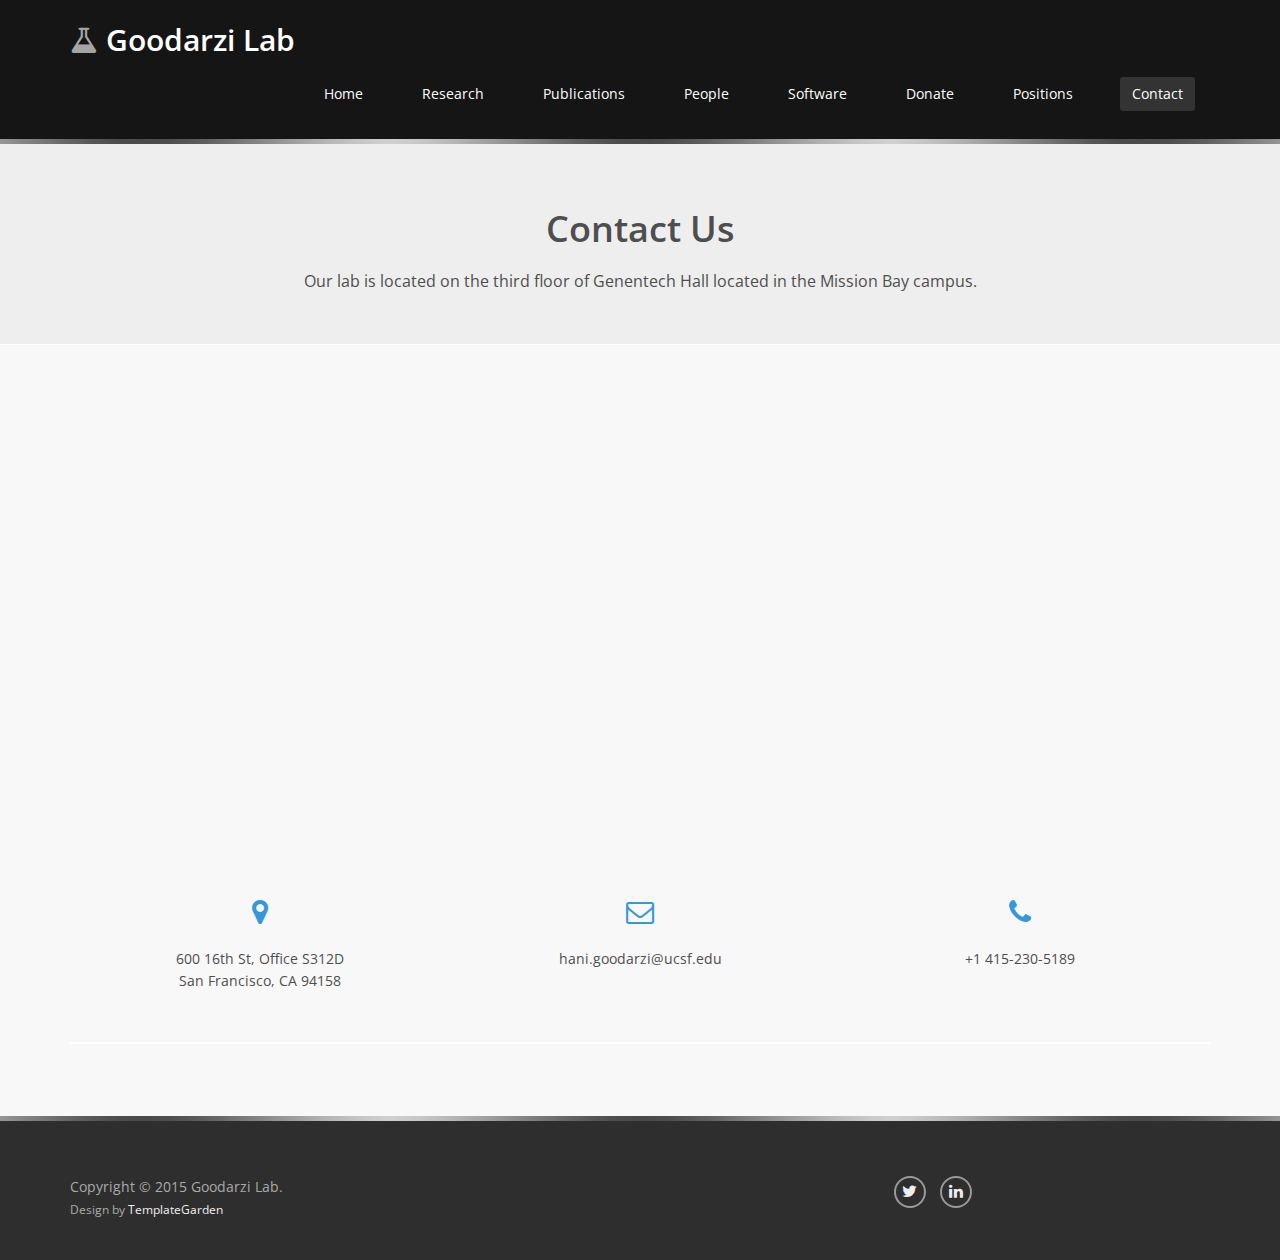
<file: contact-us.html>
<!DOCTYPE html>
<html lang="en">
<head>
<!-- Global site tag (gtag.js) - Google Analytics -->
<script async src="https://www.googletagmanager.com/gtag/js?id=UA-135435972-1"></script>
<script>
  window.dataLayer = window.dataLayer || [];
  function gtag(){dataLayer.push(arguments);}
  gtag('js', new Date());

  gtag('config', 'UA-135435972-1');
</script>

<meta charset="utf-8">
<meta name="viewport" content="width=device-width, initial-scale=1.0">
<title>Goodarzi Lab @ UCSF</title>
<meta name="description" content="Goodarzi Lab @ UCSF">

<!-- core CSS -->
<link href="css/bootstrap.min.css" rel="stylesheet">
<link rel="stylesheet" href="css/academicons.min.css"/>
<link href="css/font-awesome.min.css" rel="stylesheet">
<link href="css/prettyPhoto.css" rel="stylesheet">
<link href="css/main.css" rel="stylesheet">
<link href="css/responsive.css" rel="stylesheet">
<link rel="shortcut icon" type="image/x-icon" href="favicon-flask.ico" />
<!--[if lt IE 9]>
    <script src="js/html5shiv.js"></script>
    <script src="js/respond.min.js"></script>
    <![endif]-->
</head>
<!--/head-->

<body>
<header id="header">
  <nav class="navbar navbar-inverse" role="banner">
    <div class="container">
      <div class="navbar-header">
        <button type="button" class="navbar-toggle" data-toggle="collapse" data-target=".navbar-collapse"> <span class="sr-only">Toggle navigation</span> <span class="icon-bar"></span> <span class="icon-bar"></span> <span class="icon-bar"></span> </button>
        <a class="navbar-brand" href="index.html"><i class="fa fa-bolt"></i> Goodarzi Lab</a>
      </div>
      <div class="collapse navbar-collapse navbar-right">
        <ul class="nav navbar-nav">
          <li><a href="index.html">Home</a></li>
          <li><a href="research.html">Research</a></li>
          <li><a href="publications.html">Publications</a></li>
          <li><a href="people.html">People</a></li>
          <li><a href="software.html">Software</a></li>
          <li><a href="donate.html">Donate</a></li>
          <li><a href="positions.html">Positions</a></li>
          <li class="active"><a href="contact-us.html">Contact</a></li>
        </ul>
      </div>
    </div>
    <!--/.container--> 
  </nav>
  <!--/nav--> 
  
</header>
<!--/header-->
<div class="color-border"> </div>
<section id="inner-page">
  <div class="container">
    <div class="center">
      <h2>Contact Us</h2>
      <p class="lead">Our lab is located on the third floor of Genentech Hall located in the Mission Bay campus.</p>
    </div>
    <div id='map' class="center">
      <iframe src="https://www.google.com/maps/embed?pb=!1m18!1m12!1m3!1d3153.9719975962926!2d-122.39449158385912!3d37.76725477976084!2m3!1f0!2f0!3f0!3m2!1i1024!2i768!4f13.1!3m3!1m2!1s0x808f7fcf22c08705%3A0xeaa83e6b468eddf1!2sGenentech+Hall!5e0!3m2!1sen!2sus!4v1498241498430" width="600" height="450" frameborder="0" style="border:0" allowfullscreen></iframe>
    </div>
    <div class="row contact_top">
      <div class="col-md-4 contact_details"> <i class="fa fa-map-marker fa-2x"></i>
        <p>600 16th St, Office S312D<br>
          San Francisco, CA 94158</p>
      </div>
      <div class="col-md-4 contact_details"> <i class="fa fa-envelope-o fa-2x"></i>
        <p>hani.goodarzi@ucsf.edu</p>
      </div>
      <div class="col-md-4 contact_details"> <i class="fa fa-phone fa-2x"></i>
        <p>+1 415-230-5189</p>
      </div>
    </div>
    <!--/.row-->
  </div>
  <!--/.container--> 
  <br>
  <br>
</section>
<!--/#inner-page-->

<div class="color-border"> </div>
<footer id="footer">
  <div class="container">
    <div class="row">
      <div class="col-sm-6">Copyright &copy; 2015 Goodarzi Lab.
        <br /><small>Design by <a href="http://www.templategarden.com" rel="nofollow">TemplateGarden</a></small>
      </div>
      <div class="col-sm-6">
        <div class="follow-us"> <a class="fa fa-twitter social-icon" href="https://twitter.com/genophoria"></a> <a class="fa fa-linkedin social-icon" href="https://www.linkedin.com/in/hgoodarzi/"></a> </div>
      </div>
    </div>
  </div>
</footer>
<!--/#footer--> 

<script src="js/jquery.js"></script> 
<script src="js/bootstrap.min.js"></script> 
<script src="js/jquery.prettyPhoto.js"></script> 
<script src="js/jquery.isotope.min.js"></script> 
<script src="js/main.js"></script>
</body>
</html>
</file>
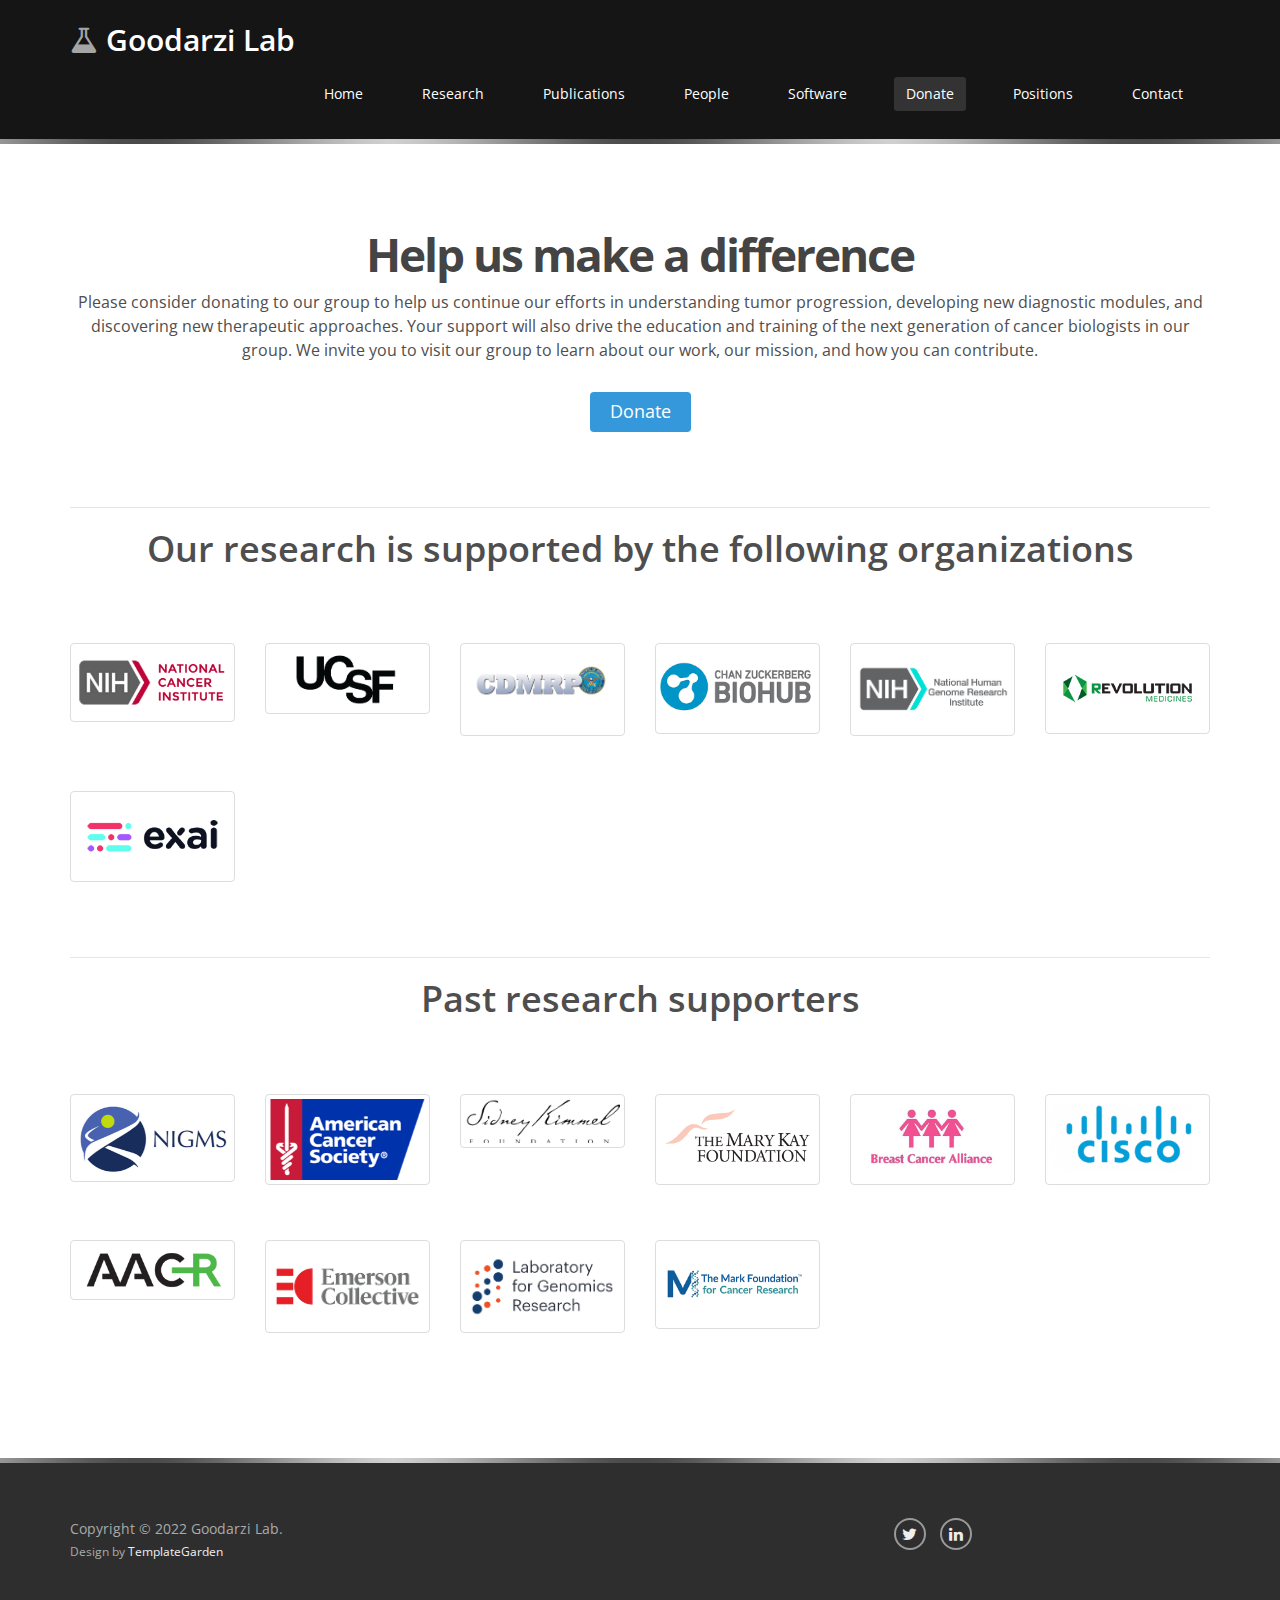
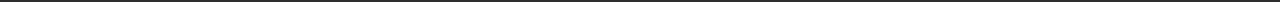
<file: donate.html>
<!DOCTYPE html>
<html lang="en">
<head>
<!-- Global site tag (gtag.js) - Google Analytics -->
<script async src="https://www.googletagmanager.com/gtag/js?id=UA-135435972-1"></script>
<script>
  window.dataLayer = window.dataLayer || [];
  function gtag(){dataLayer.push(arguments);}
  gtag('js', new Date());

  gtag('config', 'UA-135435972-1');
</script>

<meta charset="utf-8">
<meta name="viewport" content="width=device-width, initial-scale=1.0">
<title>Goodarzi Lab @ UCSF</title>
<meta name="description" content="Goodarzi Lab @ UCSF">

<!-- core CSS -->
<link href="css/bootstrap.min.css" rel="stylesheet">
<link href="css/bootstrap-social.css" rel="stylesheet">
<link rel="stylesheet" href="css/academicons.min.css"/>
<link rel="stylesheet" href="https://maxcdn.bootstrapcdn.com/font-awesome/4.4.0/css/font-awesome.min.css">
<link href="css/prettyPhoto.css" rel="stylesheet">
<link href="css/main.css" rel="stylesheet">
<link href="css/responsive.css" rel="stylesheet">
<link rel="shortcut icon" type="image/x-icon" href="favicon-flask.ico" />
<!--[if lt IE 9]>
    <script src="js/html5shiv.js"></script>
    <script src="js/respond.min.js"></script>
    <![endif]-->
</head>
<!--/head-->
<body>
<header id="header">
  <nav class="navbar navbar-inverse" role="banner">
    <div class="container">
      <div class="navbar-header">
        <button type="button" class="navbar-toggle" data-toggle="collapse" data-target=".navbar-collapse"> <span class="sr-only">Toggle navigation</span> <span class="icon-bar"></span> <span class="icon-bar"></span> <span class="icon-bar"></span> </button>
        <a class="navbar-brand" href="index.html"><i class="fa fa-flask"></i> Goodarzi Lab</a> 
      </div>
      <div class="collapse navbar-collapse navbar-right">
        <ul class="nav navbar-nav">
          <li><a href="index.html">Home</a></li>
          <li><a href="research.html">Research</a></li>
          <li><a href="publications.html">Publications</a></li>
          <li><a href="people.html">People</a></li>
          <li><a href="software.html">Software</a></li>
          <li class="active"><a href="donate.html">Donate</a></li>
          <li><a href="positions.html">Positions</a></li>
          <li><a href="contact-us.html">Contact</a></li>
        </ul>
      </div>
    </div>
    <!--/.container--> 
  </nav>
  <!--/nav--> 
  
</header>
<!--/header-->
<div class="color-border"> </div>
<section>
  <div class="container">
    <div class="center">
      <h1>Help us make a difference</h1>
      <p class="lead">Please consider donating to our group to help us continue our efforts in understanding tumor progression, developing new diagnostic modules, and discovering new therapeutic approaches. Your support will also drive the education and training of the next generation of cancer biologists in our group. We invite you to visit our group to learn about our work, our mission, and how you can contribute.</p>
      <a class="btn btn-primary btn-lg" href="https://makeagift.ucsf.edu/site/SPageServer?pagename=A1_API_GeneralGivingForm&Other=Laboratory%20of%20Hani%20Goodarzi,%20Ph.D.,%20Department%20of%Biochemistry%20&%20Biophysics" role="button">Donate</a>
    </div><hr/>
    <!--/.row-->
    <div class="row center">
      <h2 class="center"> Our research is supported by the following organizations</h2>
      <div class="col-md-2 col-sm-4">
        <a href="https://www.cancer.gov"><img class="img-thumbnail" src="images/funders/NCI.png" alt=""></a>
      </div>
      
      <div class="col-md-2 col-sm-4">
        <a href="http://www.ucsf.edu"><img class="img-thumbnail" src="images/funders/UCSF.png" alt=""></a>
      </div>
      <div class="col-md-2 col-sm-4">
        <a href="https://www.cisco.com"><img class="img-thumbnail" src="images/funders/cdmrp.png" alt=""></a>
      </div>
      <div class="col-md-2 col-sm-4">
        <a href="https://www.czbiohub.org/"><img class="img-thumbnail" src="images/funders/biohub.png" alt=""></a>
      </div>
      <div class="col-md-2 col-sm-4">
        <a href="https://www.genome.gov/"><img class="img-thumbnail" src="images/funders/NHGRI.png" alt=""></a>
      </div>
      <div class="col-md-2 col-sm-4">
        <a href="https://www.genome.gov/"><img class="img-thumbnail" src="images/funders/revmed.jpg" alt=""></a>
      </div>
    </div>
    <div class="row center">
      <div class="col-md-2 col-sm-4">
        <a href="https://www.genome.gov/"><img class="img-thumbnail" src="images/funders/exai.png" alt=""></a>
      </div>
    </div><hr/>
    <!--/.row--> 
    <div class="row center">
      <h2 class="center"> Past research supporters</h2>
      <div class="col-md-2 col-sm-4">
        <a href="https://www.nigms.nih.gov"><img class="img-thumbnail" src="images/funders/NIGMS.png" alt=""></a>
      </div>
      <div class="col-md-2 col-sm-4">
        <a href="https://www.cancer.org"><img class="img-thumbnail" src="images/funders/ACS.png" alt=""></a>
      </div>
      <div class="col-md-2 col-sm-4">
        <a href="http://kimmel.org"><img class="img-thumbnail" src="images/funders/kimmel.png" alt=""></a>
      </div>
      <div class="col-md-2 col-sm-4">
        <a href="https://www.cancer.gov"><img class="img-thumbnail" src="images/funders/MK.png" alt=""></a>
      </div>
      <div class="col-md-2 col-sm-4">
        <a href="https://breastcanceralliance.org/"><img class="img-thumbnail" src="images/funders/brca.png" alt=""></a>
      </div>
      <div class="col-md-2 col-sm-4">
        <a href="https://www.cisco.com"><img class="img-thumbnail" src="images/funders/cisco.png" alt=""></a>
      </div>
    </div>
    <div class="row center">
      <div class="col-md-2 col-sm-4">
        <a href="https://www.aacr.org"><img class="img-thumbnail" src="images/funders/AACR.png" alt=""></a>
      </div>
      <div class="col-md-2 col-sm-4">
        <a href="https://www.emersoncollective.com/"><img class="img-thumbnail" src="images/funders/Emerson.png" alt=""></a>
      </div>
      <div class="col-md-2 col-sm-4">
        <a href="https://www.lgr.bio/"><img class="img-thumbnail" src="images/funders/LGR.png" alt=""></a>
      </div>
      <div class="col-md-2 col-sm-4">
        <a href="https://themarkfoundation.org/"><img class="img-thumbnail" src="images/funders/Mark.png" alt=""></a>
      </div> 
    </div>
  </div>
  <!--/.container--> 
<!--/#research--> 
</section>
  <!--/.container--> 
</section>
<!--/#get-started-->
<div class="color-border"> </div>
<footer id="footer">
  <div class="container">
    <div class="row">
      <div class="col-sm-6">Copyright &copy; 2022 Goodarzi Lab.
        <br /><small>Design by <a href="http://www.templategarden.com" rel="nofollow">TemplateGarden</a></small>
      </div>
      <div class="col-sm-6">
        <div class="follow-us"> <a class="fa fa-twitter social-icon" href="https://twitter.com/genophoria"></a> <a class="fa fa-linkedin social-icon" href="https://www.linkedin.com/in/hgoodarzi/"></a> </div>
      </div>
    </div>
  </div>
</footer>
<!--/#footer--> 

<script src="js/jquery.js"></script> 
<script src="js/bootstrap.min.js"></script> 
<script src="js/jquery.prettyPhoto.js"></script> 
<script src="js/jquery.isotope.min.js"></script> 
<script src="js/main.js"></script>
</body>
</html>
</file>
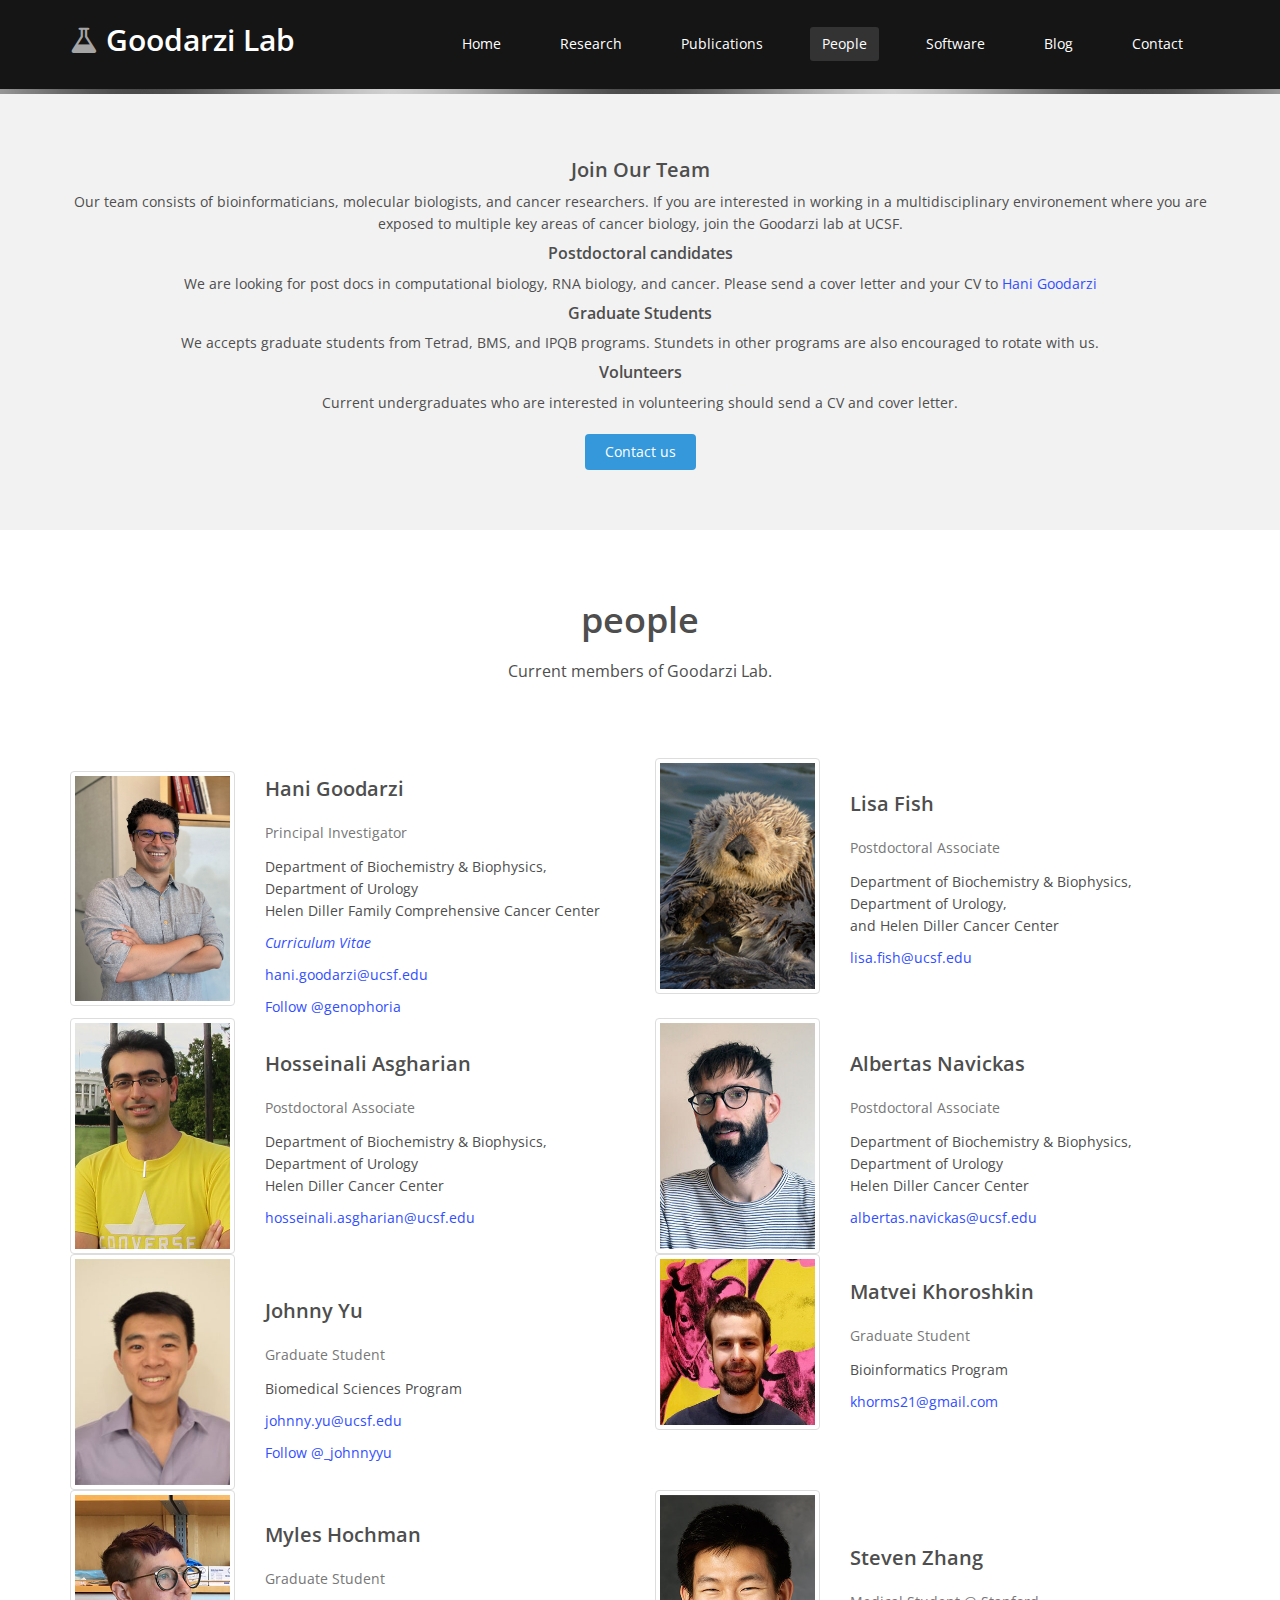
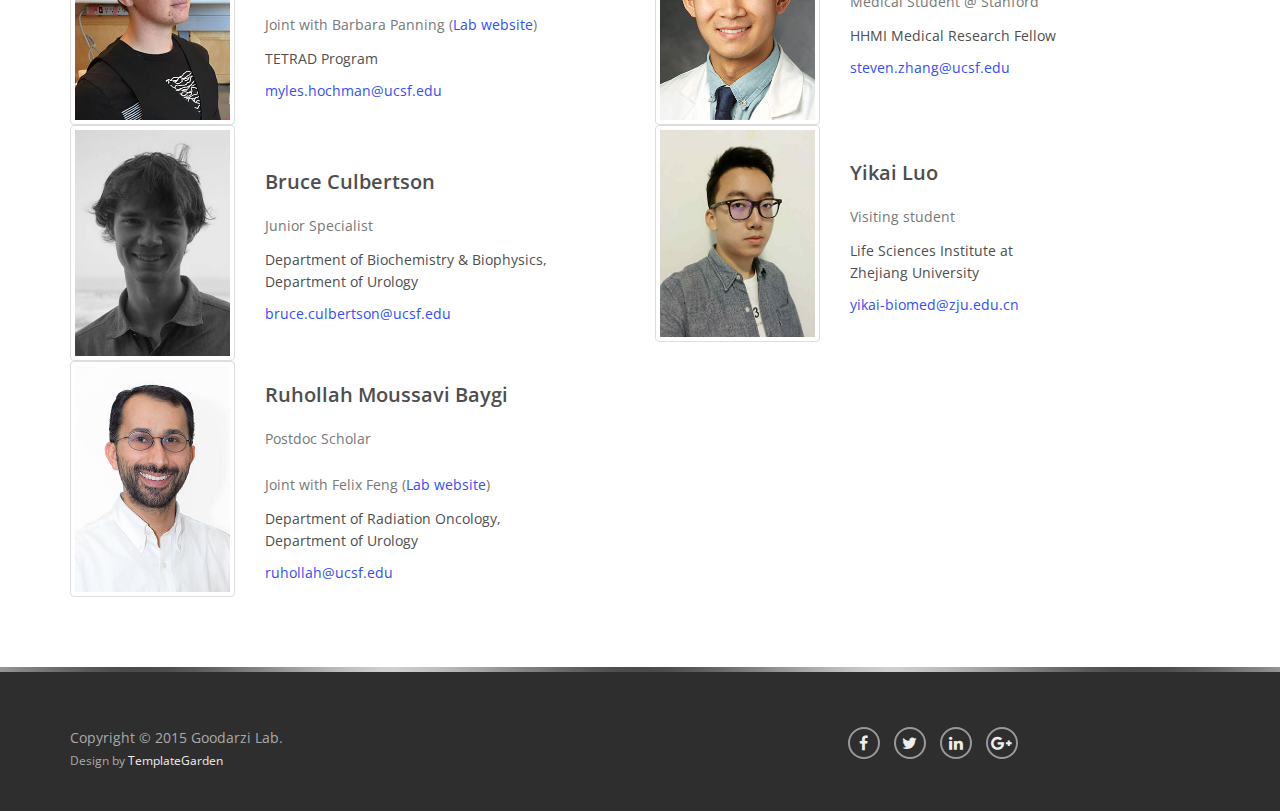
<file: people.bak.html>
<!DOCTYPE html>
<html lang="en">
<head>
<meta charset="utf-8">
<meta name="viewport" content="width=device-width, initial-scale=1.0">
<title>Goodarzi Lab @ UCSF</title>
<meta name="description" content="Goodarzi Lab @ UCSF">

<!-- core CSS -->
<link href="css/bootstrap.min.css" rel="stylesheet">
<link href="css/bootstrap-social.css" rel="stylesheet">
<link rel="stylesheet" href="https://maxcdn.bootstrapcdn.com/font-awesome/4.4.0/css/font-awesome.min.css">
<link href="css/prettyPhoto.css" rel="stylesheet">
<link href="css/main.css" rel="stylesheet">
<link href="css/responsive.css" rel="stylesheet">
<link rel="shortcut icon" type="image/x-icon" href="favicon-flask.ico" />
<!--[if lt IE 9]>
    <script src="js/html5shiv.js"></script>
    <script src="js/respond.min.js"></script>
    <![endif]-->
</head>
<!--/head-->
<body>
<header id="header">
  <nav class="navbar navbar-inverse" role="banner">
    <div class="container">
      <div class="navbar-header">
        <button type="button" class="navbar-toggle" data-toggle="collapse" data-target=".navbar-collapse"> <span class="sr-only">Toggle navigation</span> <span class="icon-bar"></span> <span class="icon-bar"></span> <span class="icon-bar"></span> </button>
        <a class="navbar-brand" href="index.html"><i class="fa fa-flask"></i> Goodarzi Lab</a> 
      </div>
      <div class="collapse navbar-collapse navbar-right">
        <ul class="nav navbar-nav">
          <li><a href="index.html">Home</a></li>
          <li><a href="research.html">Research</a></li>
          <li><a href="publications.html">Publications</a></li>
          <li class="active"><a href="people.html">People</a></li>
          <li><a href="software.html">Software</a></li>
          <li><a href="https://genophoria.wordpress.com/">Blog</a></li>
          <li><a href="contact-us.html">Contact</a></li>
        </ul>
      </div>
    </div>
    <!--/.container--> 
  </nav>
  <!--/nav--> 
  
</header>
<!--/header-->
<div class="color-border"> </div>
<section id="get-started">
  <div class="container">
    <div class="row">
      <div class="col-sm-12">
        <h2>Join Our Team</h2>
          <p>Our team consists of bioinformaticians, molecular biologists, and cancer researchers. If you are interested in working in a multidisciplinary environement where you are exposed to multiple key areas of cancer biology, join the Goodarzi lab at UCSF.</p>
          <h4>Postdoctoral candidates</h4>
            <p>We are looking for post docs in computational biology, RNA biology, and cancer. Please send a cover letter and your CV to <a href="mailto:hani.goodarzi@ucsf.edu">Hani Goodarzi</a></p>
          <h4>Graduate Students</h4>
            <p>We accepts graduate students from Tetrad, BMS, and IPQB programs. Stundets in other programs are also encouraged to rotate with us.</p>
          <h4>Volunteers</h4>
            <p>Current undergraduates who are interested in volunteering should send a CV and cover letter.</p>
        <a href="contact-us.html" class="btn btn-primary">Contact us</a> </div>
    </div>
  </div>
  <!--/.container--> 
</section>

<section id="people">
  <div class="container">
    <div class="center">
      <h2>people</h2>
      <p class="lead">Current members of Goodarzi Lab.</p>
    </div>
    <!--/.center-->
    <div class="row box-shadow">
      <div class="col-xs-12 col-sm-6 col-md-6">
        <div class="row row-sm-flex-center">
          <div class="col-xs-6 col-sm-4 col-md-4">
            <img class="img-thumbnail" src="images/img/hani.jpg">
          </div>
          <div class="col-xs-6 col-sm-8 col-md-8">
            <h2>Hani Goodarzi</h2>
            <h3>Principal Investigator</h3>
            <p>Department of Biochemistry &amp; Biophysics,<br />
            Department of Urology<br />
            Helen Diller Family Comprehensive Cancer Center<br />
            </p>
            <p><a href="cv.pdf"><i>Curriculum Vitae</i></a></p>
            <p><a href="mailto:hani.goodarzi@ucsf.edu">hani.goodarzi@ucsf.edu</a></p>
            <a href="https://twitter.com/genophoria" class="twitter-follow-button" data-show-count="false" data-show-screen-name="false">Follow @genophoria</a>
            <script>!function(d,s,id){var js,fjs=d.getElementsByTagName(s)[0],p=/^http:/.test(d.location)?'http':'https';if(!d.getElementById(id)){js=d.createElement(s);js.id=id;js.src=p+'://platform.twitter.com/widgets.js';fjs.parentNode.insertBefore(js,fjs);}}(document, 'script', 'twitter-wjs');</script>
          </div>
        </div>
      </div>
      <div class="col-xs-12 col-sm-6 col-md-6">
        <div class="row row-sm-flex-center">
          <div class="col-xs-6 col-sm-4 col-md-4">
            <img class="img-thumbnail" src="images/img/lisa.jpg">
          </div>
          <div class="col-xs-6 col-sm-8 col-md-8">
            <h2>Lisa Fish</h2>
            <h3>Postdoctoral Associate</h3>
            <p>Department of Biochemistry &amp; Biophysics,<br />
            Department of Urology,<br />
            and Helen Diller Cancer Center<br />
            </p>
            <p><a href="mailto:lisa.fish@ucsf.edu">lisa.fish@ucsf.edu</a></p>
          </div>
        </div>
      </div>
    </div>
    <!--/.row-->
    <div class="row box-shadow">
      <div class="col-xs-12 col-sm-6 col-md-6">
        <div class="row row-sm-flex-center">
          <div class="col-xs-6 col-sm-4 col-md-4">
            <img class="img-thumbnail" src="images/img/hossein.jpg">
          </div>
          <div class="col-xs-6 col-sm-8 col-md-8">
            <h2>Hosseinali Asgharian</h2>
            <h3>Postdoctoral Associate</h3>
            <p>Department of Biochemistry &amp; Biophysics,<br />
            Department of Urology<br />
            Helen Diller Cancer Center<br />
            </p>
            <p><a href="mailto:hosseinali.asgharian@ucsf.edu">hosseinali.asgharian@ucsf.edu</a></p>
          </div>
        </div>
      </div>
      <div class="col-xs-12 col-sm-6 col-md-6">
        <div class="row row-sm-flex-center">
          <div class="col-xs-6 col-sm-4 col-md-4">
            <img class="img-thumbnail" src="images/img/albertas.jpg">
          </div>
          <div class="col-xs-6 col-sm-8 col-md-8">
            <h2>Albertas Navickas</h2>
            <h3>Postdoctoral Associate</h3>
            <p>Department of Biochemistry &amp; Biophysics,<br />
            Department of Urology<br />
            Helen Diller Cancer Center<br />
            </p>
            <p><a href="mailto:Albertas.Navickas@ucsf.edu">albertas.navickas@ucsf.edu</a></p>
          </div>
        </div>
      </div>
    </div>
    <!--/.row-->
    <div class="row box-shadow">
      <div class="col-xs-12 col-sm-6 col-md-6">
        <div class="row row-sm-flex-center">
          <div class="col-xs-6 col-sm-4 col-md-4">
            <img class="img-thumbnail" src="images/img/johnny.jpg">
          </div>
          <div class="col-xs-6 col-sm-8 col-md-8">
            <h2>Johnny Yu</h2>
            <h3>Graduate Student</h3>
            <p>Biomedical Sciences Program</p>
            <p><a href="mailto:johnny.yu@ucsf.edu">johnny.yu@ucsf.edu</a></p>
            <a href="https://twitter.com/_johnnyyu" class="twitter-follow-button" data-show-count="false" data-show-screen-name="false">Follow @_johnnyyu</a>
            <script>!function(d,s,id){var js,fjs=d.getElementsByTagName(s)[0],p=/^http:/.test(d.location)?'http':'https';if(!d.getElementById(id)){js=d.createElement(s);js.id=id;js.src=p+'://platform.twitter.com/widgets.js';fjs.parentNode.insertBefore(js,fjs);}}(document, 'script', 'twitter-wjs');</script>
          </div>
        </div>
      </div>
      <div class="col-xs-12 col-sm-6 col-md-6">
        <div class="row row-sm-flex-center">
          <div class="col-xs-6 col-sm-4 col-md-4">
            <img class="img-thumbnail" src="images/img/mat.jpg">
          </div>
          <div class="col-xs-6 col-sm-8 col-md-8">
            <h2>Matvei Khoroshkin</h2>
            <h3>Graduate Student</h3>
            <p>Bioinformatics Program</p>
            <p><a href="mailto:khorms21@gmail.com">khorms21@gmail.com</a></p>
          </div>
        </div>
      </div>
    </div>
    <!--/.row-->
    <div class="row box-shadow">
      <div class="col-xs-12 col-sm-6 col-md-6">
        <div class="row row-sm-flex-center">
          <div class="col-xs-6 col-sm-4 col-md-4">
            <img class="img-thumbnail" src="images/img/myles.jpg">
          </div>
          <div class="col-xs-6 col-sm-8 col-md-8">
            <h2>Myles Hochman</h2>
            <h3>Graduate Student</h3>
            <h3>Joint with Barbara Panning (<a href='http://www.panninglab.com'>Lab website</a>)</h3>
            <p>TETRAD Program</p>
            <p><a href="mailto:Myles.Hochman@ucsf.edu">myles.hochman@ucsf.edu</a></p>
          </div>
        </div>
      </div>
      <div class="col-xs-12 col-sm-6 col-md-6">
        <div class="row row-sm-flex-center">
          <div class="col-xs-6 col-sm-4 col-md-4">
            <img class="img-thumbnail" src="images/img/steven.jpg">
          </div>
          <div class="col-xs-6 col-sm-8 col-md-8">
            <h2>Steven Zhang</h2>
            <h3>Medical Student @ Stanford</h3>
            <p>HHMI Medical Research Fellow</p>
            <p><a href="mailto:steven.zhang@ucsf.edu">steven.zhang@ucsf.edu</a></p>
          </div>
        </div>
      </div>
    </div>
    <!--/.row--> 
    <div class="row box-shadow">
      <div class="col-xs-12 col-sm-6 col-md-6">
        <div class="row row-sm-flex-center">
          <div class="col-xs-6 col-sm-4 col-md-4">
            <img class="img-thumbnail" src="images/img/bruce.jpg">
          </div>
          <div class="col-xs-6 col-sm-8 col-md-8">
            <h2>Bruce Culbertson</h2>
            <h3>Junior Specialist</h3>
            <p>Department of Biochemistry &amp; Biophysics,<br />
            Department of Urology</p>
            <p><a href="mailto:bruce.culbertson@ucsf.edu">bruce.culbertson@ucsf.edu</a></p>
          </div>
        </div>
      </div>
      <div class="col-xs-12 col-sm-6 col-md-6">
        <div class="row row-sm-flex-center">
          <div class="col-xs-6 col-sm-4 col-md-4">
            <img class="img-thumbnail" src="images/img/yikai.jpg">
          </div>
          <div class="col-xs-6 col-sm-8 col-md-8">
            <h2>Yikai Luo</h2>
            <h3>Visiting student</h3>
            <p>Life Sciences Institute at<br />
            Zhejiang University</p>
            <p><a href="mailto:yikai-biomed@zju.edu.cn">yikai-biomed@zju.edu.cn</a></p>
          </div>
        </div>
      </div>
    </div>
    <!--/.row--> 
        <div class="row box-shadow">
      <div class="col-xs-12 col-sm-6 col-md-6">
        <div class="row row-sm-flex-center">
          <div class="col-xs-6 col-sm-4 col-md-4">
            <img class="img-thumbnail" src="images/img/ruhollah.jpg">
          </div>
          <div class="col-xs-6 col-sm-8 col-md-8">
            <h2>Ruhollah Moussavi Baygi</h2>
            <h3>Postdoc Scholar</h3>
            <h3>Joint with Felix Feng (<a href='http://fenglaboratory.com'>Lab website</a>)</h3>
            <p>Department of Radiation Oncology,<br />
            Department of Urology</p>
            <p><a href="mailto:ruhollah@ucsf.edu">ruhollah@ucsf.edu</a></p>
          </div>
        </div>
      </div>
      <div class="col-xs-12 col-sm-6 col-md-6">
        <div class="row row-sm-flex-center">
        </div>
      </div>
    </div>
    <!--/.row--> 

  </div>
  <!--/.container--> 
<!--/#people--> 
</section>    
<!--/#get-started-->
<div class="color-border"> </div>
<footer id="footer">
  <div class="container">
    <div class="row">
      <div class="col-sm-6">Copyright &copy; 2015 Goodarzi Lab.
        <br /><small>Design by <a href="http://www.templategarden.com" rel="nofollow">TemplateGarden</a></small>
      </div>
      <div class="col-sm-6">
        <div class="follow-us"> <a class="fa fa-facebook social-icon" href="#"></a> <a class="fa fa-twitter social-icon" href="#"></a> <a class="fa fa-linkedin social-icon" href="#"></a> <a class="fa fa-google-plus social-icon" href="#"></a> </div>
      </div>
    </div>
  </div>
</footer>
<!--/#footer--> 

<script src="js/jquery.js"></script> 
<script src="js/bootstrap.min.js"></script> 
<script src="js/jquery.prettyPhoto.js"></script> 
<script src="js/jquery.isotope.min.js"></script> 
<script src="js/main.js"></script>
</body>
</html>
</file>
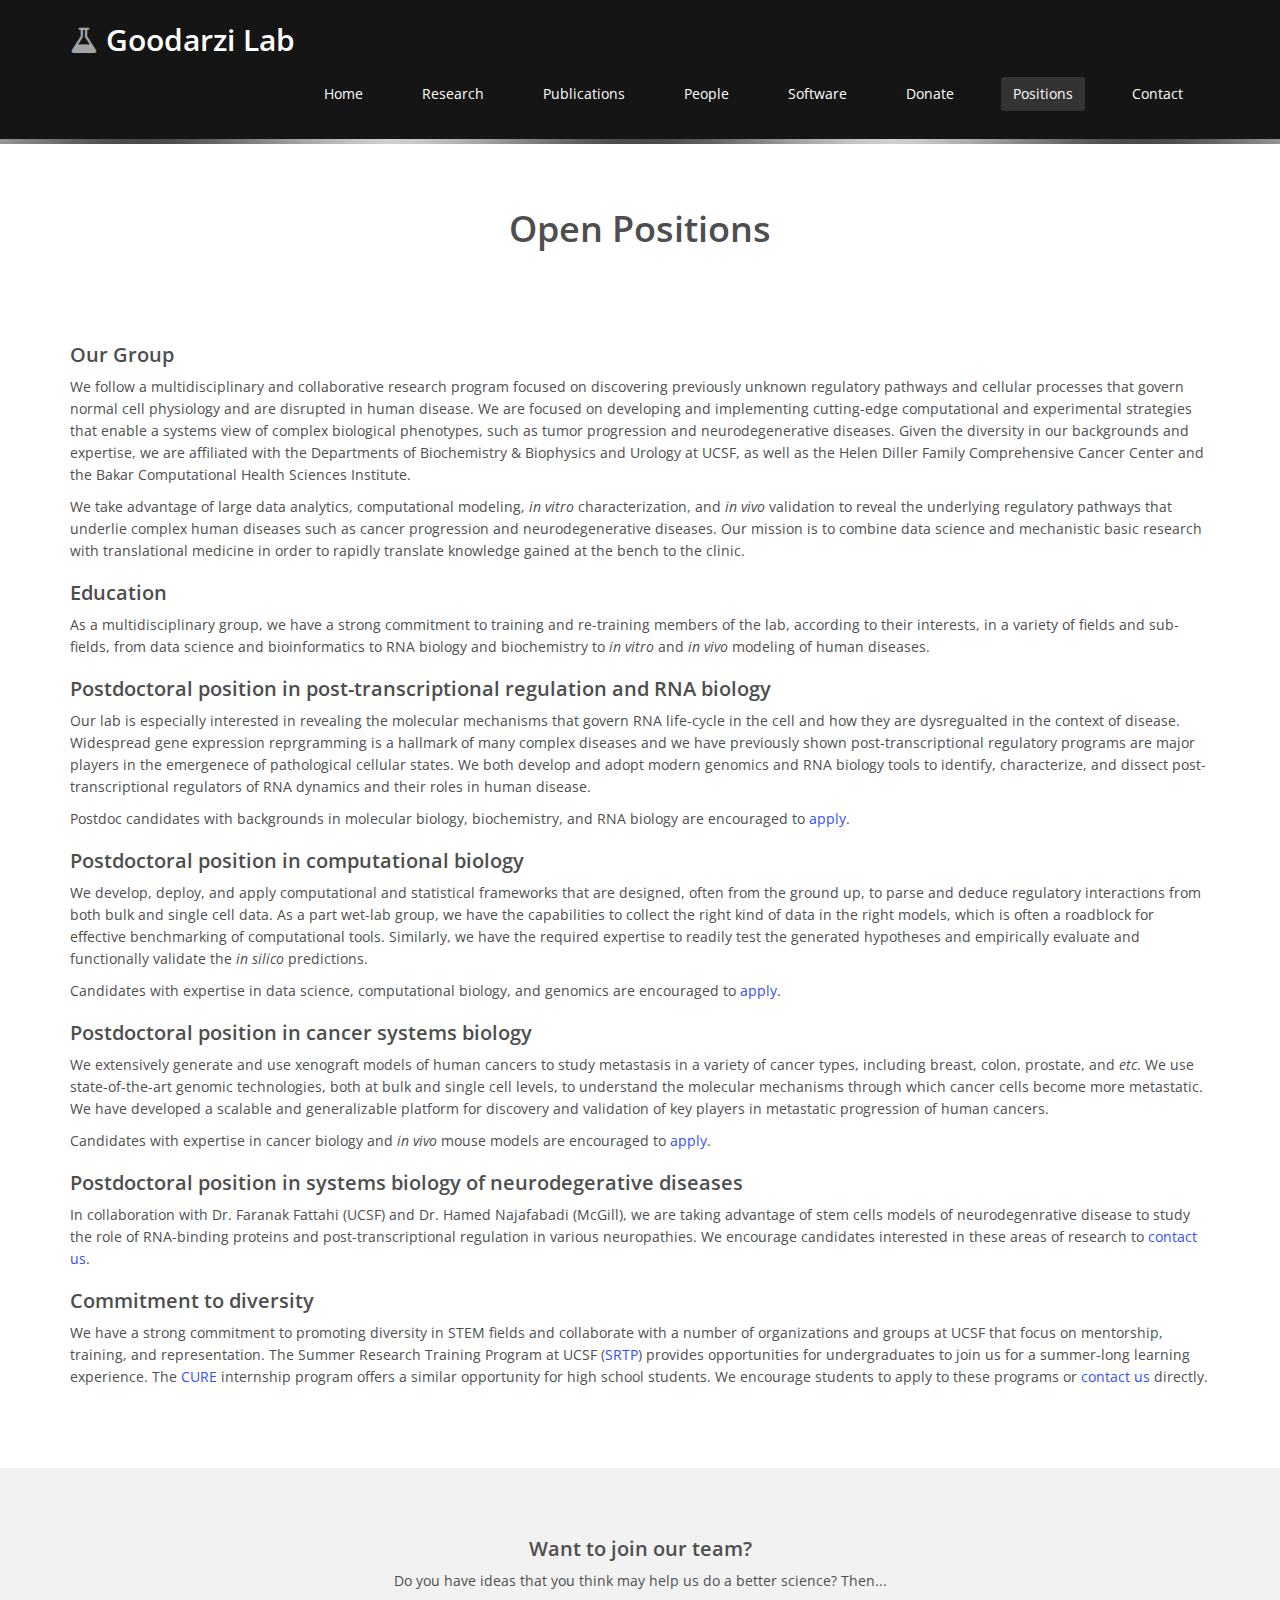
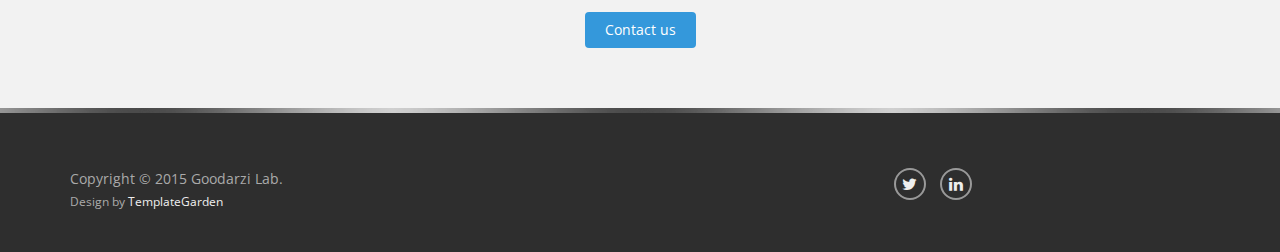
<file: positions.html>
<!DOCTYPE html>
<html lang="en">
<head>
<!-- Global site tag (gtag.js) - Google Analytics -->
<script async src="https://www.googletagmanager.com/gtag/js?id=UA-135435972-1"></script>
<script>
  window.dataLayer = window.dataLayer || [];
  function gtag(){dataLayer.push(arguments);}
  gtag('js', new Date());

  gtag('config', 'UA-135435972-1');
</script>

<meta charset="utf-8">
<meta name="viewport" content="width=device-width, initial-scale=1.0">
<title>Goodarzi Lab @ UCSF</title>
<meta name="description" content="Goodarzi Lab @ UCSF">

<!-- core CSS -->
<link href="css/bootstrap.min.css" rel="stylesheet">
<link href="css/bootstrap-social.css" rel="stylesheet">
<link rel="stylesheet" href="css/academicons.min.css"/>
<link rel="stylesheet" href="https://maxcdn.bootstrapcdn.com/font-awesome/4.4.0/css/font-awesome.min.css">
<link href="css/prettyPhoto.css" rel="stylesheet">
<link href="css/main.css" rel="stylesheet">
<link href="css/responsive.css" rel="stylesheet">
<link rel="shortcut icon" type="image/x-icon" href="favicon-flask.ico" />
<!--[if lt IE 9]>
    <script src="js/html5shiv.js"></script>
    <script src="js/respond.min.js"></script>
    <![endif]-->
</head>
<!--/head-->
<body>
<header id="header">
  <nav class="navbar navbar-inverse" role="banner">
    <div class="container">
      <div class="navbar-header">
        <button type="button" class="navbar-toggle" data-toggle="collapse" data-target=".navbar-collapse"> <span class="sr-only">Toggle navigation</span> <span class="icon-bar"></span> <span class="icon-bar"></span> <span class="icon-bar"></span> </button>
        <a class="navbar-brand" href="index.html"><i class="fa fa-flask"></i> Goodarzi Lab</a> 
      </div>
      <div class="collapse navbar-collapse navbar-right">
        <ul class="nav navbar-nav">
          <li><a href="index.html">Home</a></li>
          <li><a href="research.html">Research</a></li>
          <li><a href="publications.html">Publications</a></li>
          <li><a href="people.html">People</a></li>
          <li><a href="software.html">Software</a></li>
          <li><a href="donate.html">Donate</a></li>
          <li class="active"><a href="positions.html">Positions</a></li>
          <li><a href="contact-us.html">Contact</a></li>
        </ul>
      </div>
    </div>
    <!--/.container--> 
  </nav>
  <!--/nav--> 
</header>
<!--/header-->
<div class="color-border"> </div>
<section id="Positions">
  <div class="container">
    <div class="center">
      <h2>Open Positions</h2>
    </div>
    <!--/.center-->
    <h2>Our Group</h2>
    <p>
      We follow a multidisciplinary and collaborative research program focused on discovering previously unknown regulatory pathways and cellular processes that govern normal cell physiology and are disrupted in human disease. We are focused on developing and implementing cutting-edge computational and experimental strategies that enable a systems view of complex biological phenotypes, such as tumor progression and neurodegenerative diseases. Given the diversity in our backgrounds and expertise, we are affiliated with the Departments of Biochemistry & Biophysics and Urology at UCSF, as well as the Helen Diller Family Comprehensive Cancer Center and the Bakar Computational Health Sciences Institute.
    </p>
    <p>
     We take advantage of large data analytics, computational modeling, <i>in vitro</i> characterization, and <i>in vivo</i> validation to reveal the underlying regulatory pathways that underlie complex human diseases such as cancer progression and neurodegenerative diseases. Our mission is to combine data science and mechanistic basic research with translational medicine in order to rapidly translate knowledge gained at the bench to the clinic.
    </p>
    <h2>Education</h2>
    <p>
      As a multidisciplinary group, we have a strong commitment to training and re-training members of the lab, according to their interests, in a variety of fields and sub-fields, from data science and bioinformatics to RNA biology and biochemistry to <i>in vitro</i> and <i>in vivo</i> modeling of human diseases.
    </p>
    <h2>Postdoctoral position in post-transcriptional regulation and RNA biology</h2>
    <p>
      Our lab is especially interested in revealing the molecular mechanisms that govern RNA life-cycle in the cell and how they are dysregualted in the context of disease. Widespread gene expression reprgramming is a hallmark of many complex diseases and we have previously shown post-transcriptional regulatory programs are major players in the emergenece of pathological cellular states. We both develop and adopt modern genomics and RNA biology tools to identify, characterize, and dissect post-transcriptional regulators of RNA dynamics and their roles in human disease.
    </p>
    <p>
      Postdoc candidates with backgrounds in molecular biology, biochemistry, and RNA biology are encouraged to <a href="contact-us.html">apply</a>.
    </p>
    <h2>Postdoctoral position in computational biology</h2>
    <p>
      We develop, deploy, and apply computational and statistical frameworks that are designed, often from the ground up, to parse and deduce regulatory interactions from both bulk and single cell data. As a part wet-lab group, we have the capabilities to collect the right kind of data in the right models, which is often a roadblock for effective benchmarking of computational tools. Similarly, we have the required expertise to readily test the generated hypotheses and empirically evaluate and functionally validate the <i>in silico</i> predictions.
    </p>
    <p>
      Candidates with expertise in data science, computational biology, and genomics are encouraged to <a href="contact-us.html">apply</a>.
    </p>
    <h2>Postdoctoral position in cancer systems biology</h2>
    <p>
      We extensively generate and use xenograft models of human cancers to study metastasis in a variety of cancer types, including breast, colon, prostate, and <i>etc</i>. We use state-of-the-art genomic technologies, both at bulk and single cell levels, to understand the molecular mechanisms through which cancer cells become more metastatic. We have developed a scalable and generalizable platform for discovery and validation of key players in metastatic progression of human cancers.
    </p>
    <p>
      Candidates with expertise in cancer biology and <i>in vivo</i> mouse models are encouraged to <a href="contact-us.html">apply</a>.
    </p>
    <h2>Postdoctoral position in systems biology of neurodegerative diseases</h2>
    <p>
      In collaboration with Dr. Faranak Fattahi (UCSF) and Dr. Hamed Najafabadi (McGill), we are taking advantage of stem cells models of neurodegenrative disease to study the role of RNA-binding proteins and post-transcriptional regulation in various neuropathies. We encourage candidates interested in these areas of research to <a href="contact-us.html">contact us</a>.
    </p>
    <h2>Commitment to diversity</h2>
    <p>
      We have a strong commitment to promoting diversity in STEM fields and collaborate with a number of organizations and groups at UCSF that focus on mentorship, training, and representation. The Summer Research Training Program at UCSF (<a href="https://graduate.ucsf.edu/srtp">SRTP</a>) provides opportunities for undergraduates to join us for a summer-long learning experience. The <a href="http://cseo.ucsf.edu/sites/cseo.ucsf.edu/files/CURE_Flyer_2018.pdf">CURE</a> internship program offers a similar opportunity for high school students. We encourage students to apply to these programs or <a href="contact-us.html">contact us</a> directly.
    </p>
  </div>
  <!--/.container--> 
</section>
<!--/#pulications--> 
    
<section id="get-started">
  <div class="container">
    <div class="row">
      <div class="col-sm-12">
        <h2>Want to join our team?</h2>
        <p>Do you have ideas that you think may help us do a better science? Then...</p>
        <a href="contact-us.html" class="btn btn-primary">Contact us</a> </div>
    </div>
  </div>
  <!--/.container--> 
</section>
<!--/#get-started-->
<div class="color-border"> </div>
<footer id="footer">
  <div class="container">
    <div class="row">
      <div class="col-sm-6">Copyright &copy; 2015 Goodarzi Lab.
        <br /><small>Design by <a href="http://www.templategarden.com" rel="nofollow">TemplateGarden</a></small>
      </div>
      <div class="col-sm-6">
        <div class="follow-us"> <a class="fa fa-twitter social-icon" href="https://twitter.com/genophoria"></a> <a class="fa fa-linkedin social-icon" href="https://www.linkedin.com/in/hgoodarzi/"></a> </div>
      </div>
    </div>
  </div>
</footer>
<!--/#footer--> 

<script src="js/jquery.js"></script> 
<script src="js/bootstrap.min.js"></script> 
<script src="js/jquery.prettyPhoto.js"></script> 
<script src="js/jquery.isotope.min.js"></script> 
<script src="js/main.js"></script>
</body>
</html>
</file>
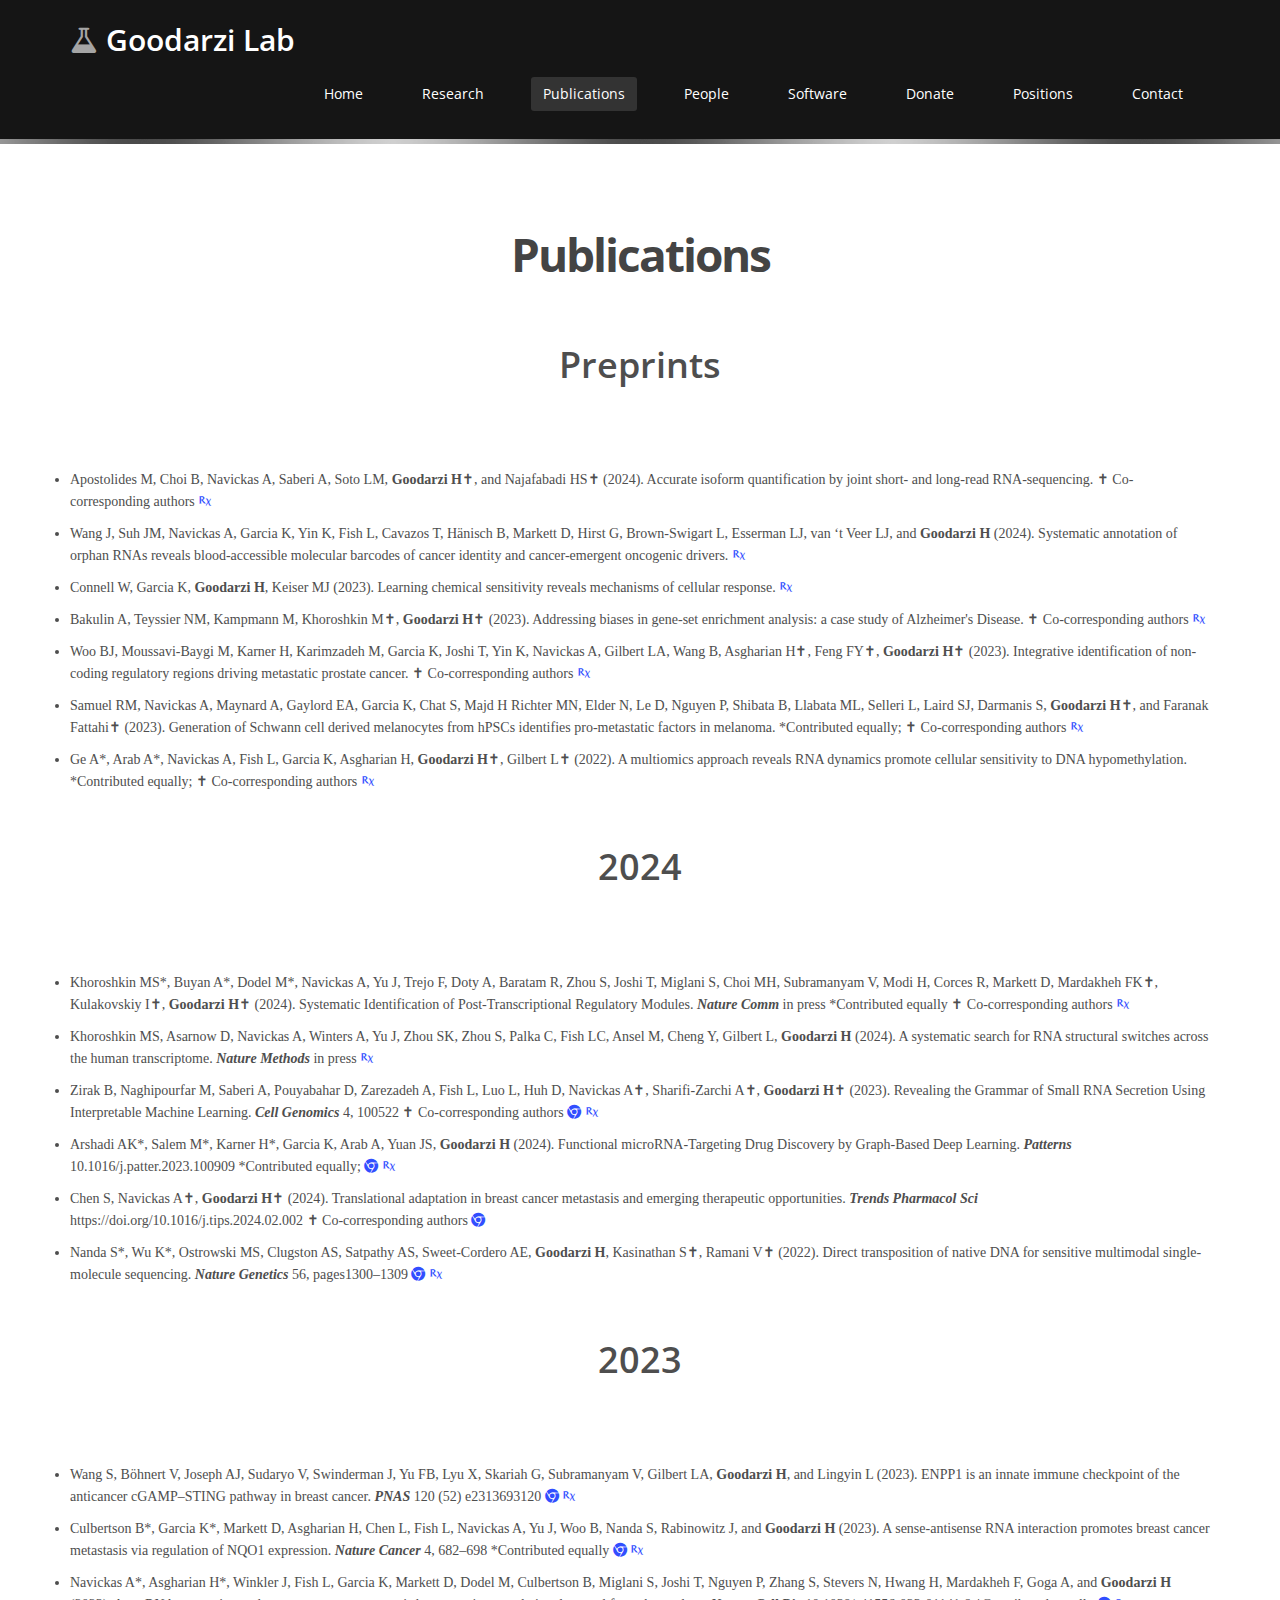
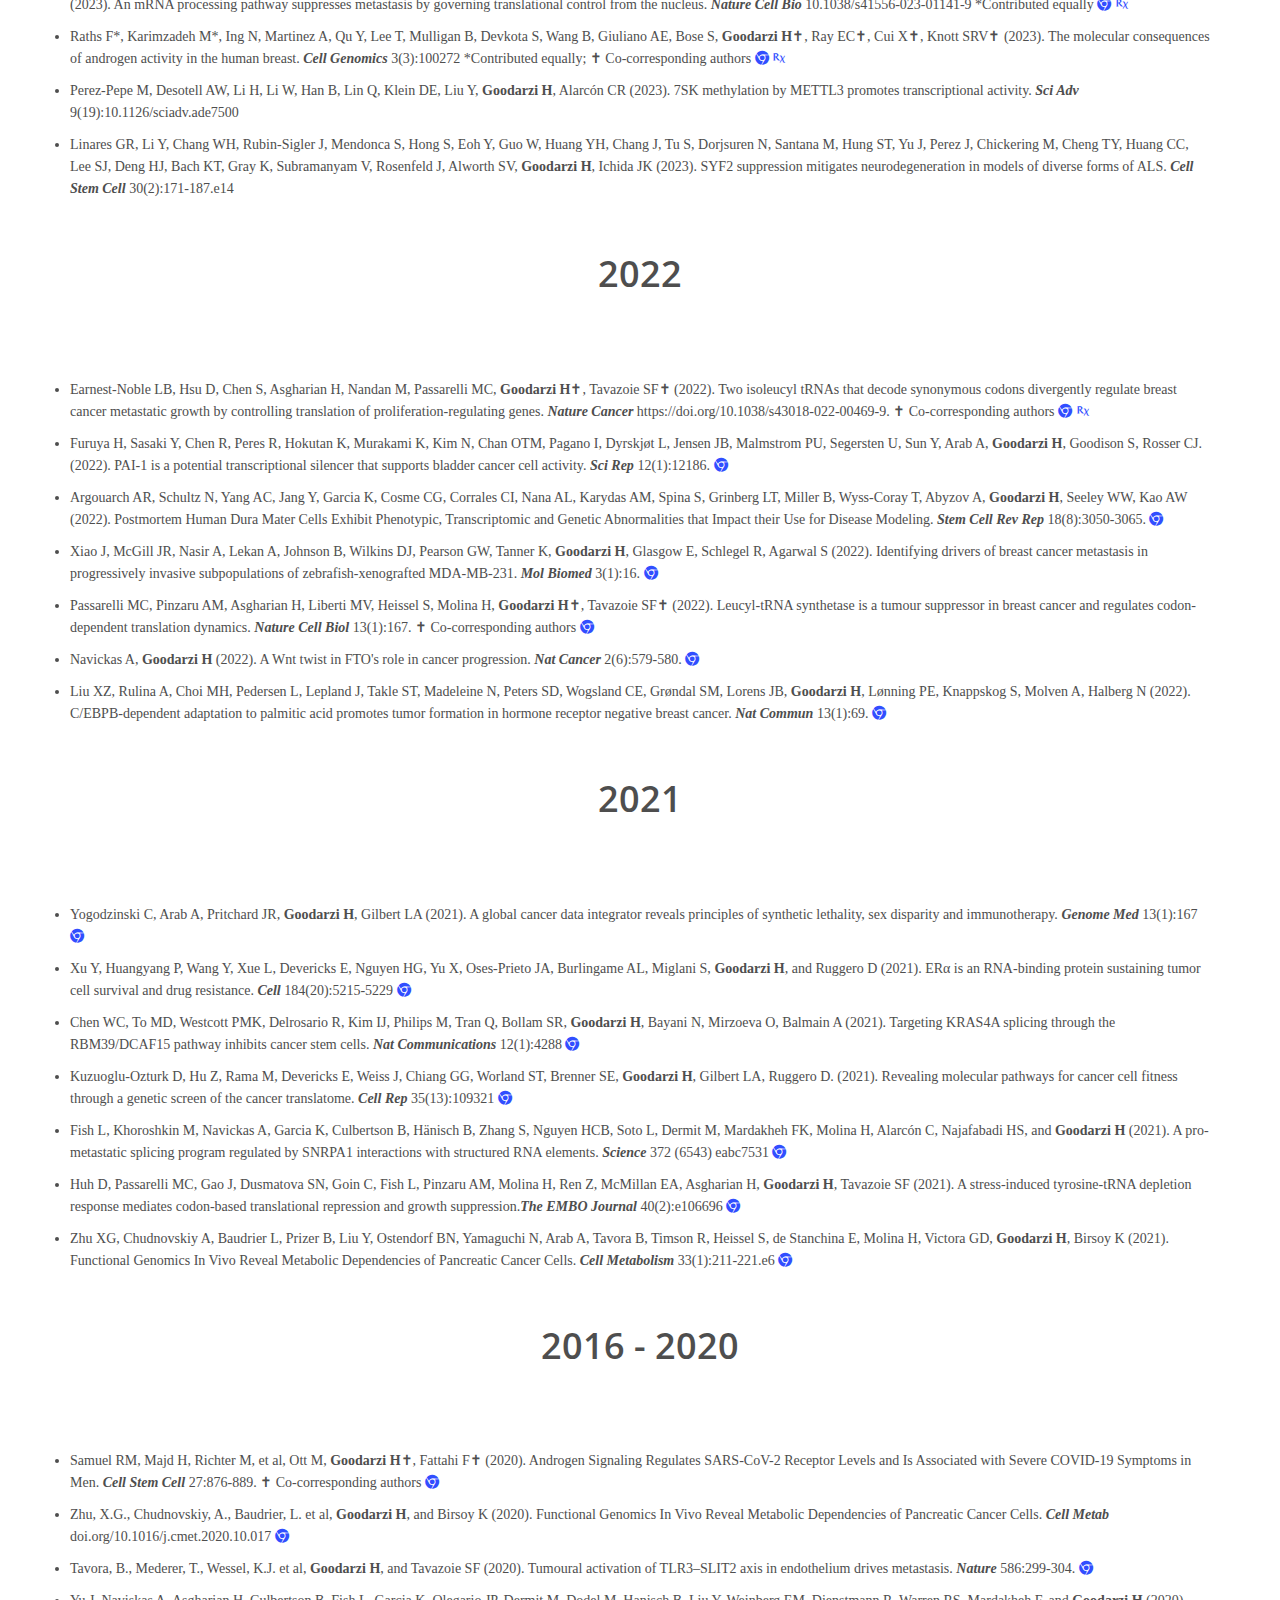
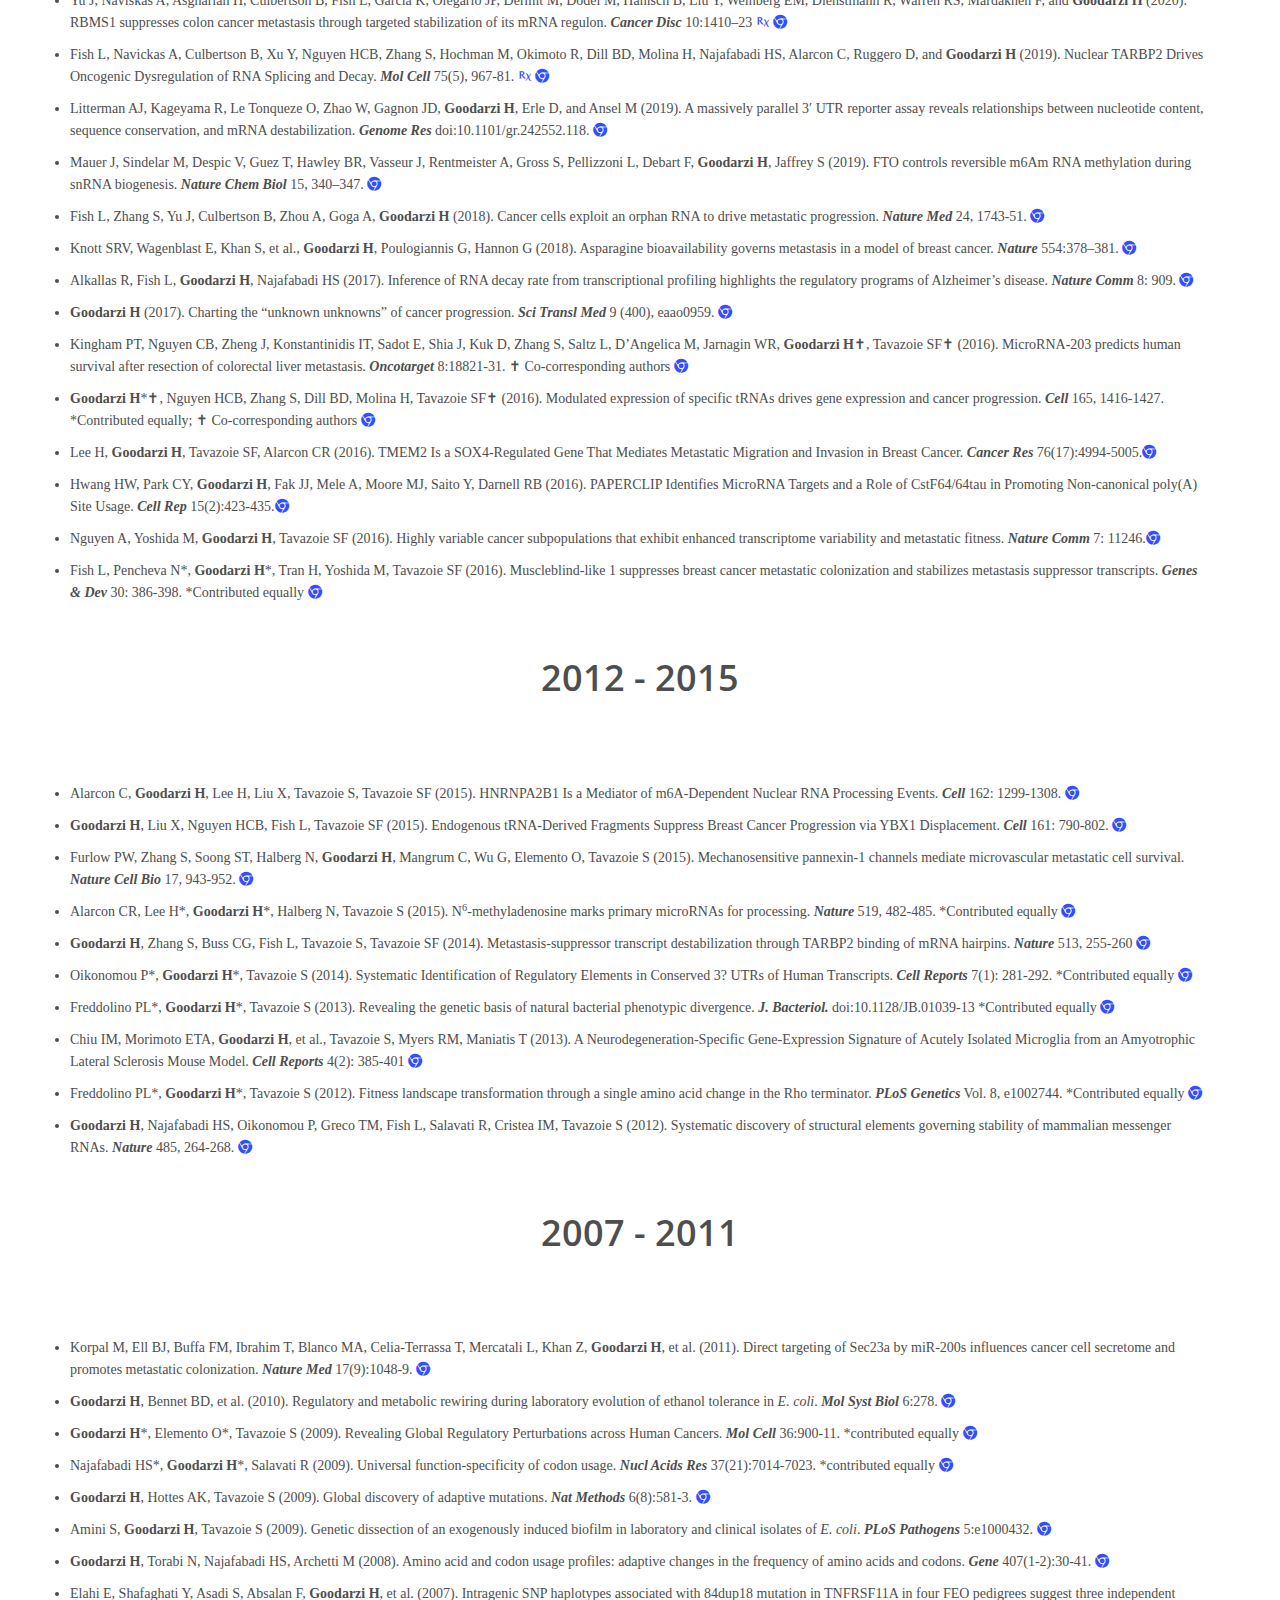
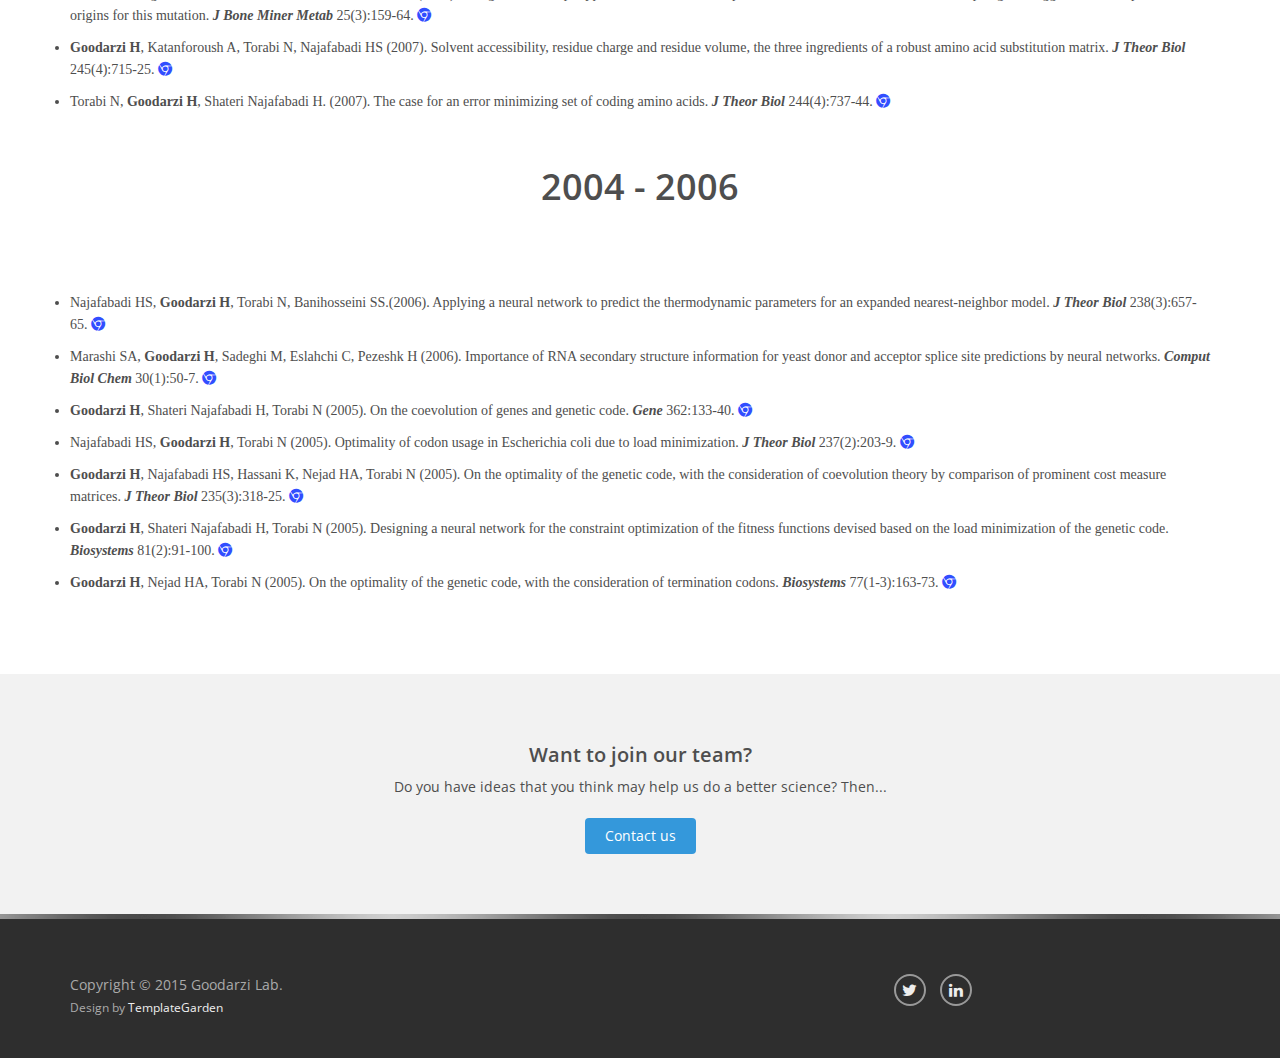
<file: publications.html>
<!DOCTYPE html>
<html lang="en">
<head>
<!-- Global site tag (gtag.js) - Google Analytics -->
<script async src="https://www.googletagmanager.com/gtag/js?id=UA-135435972-1"></script>
<script>
  window.dataLayer = window.dataLayer || [];
  function gtag(){dataLayer.push(arguments);}
  gtag('js', new Date());

  gtag('config', 'UA-135435972-1');
</script>

<meta charset="utf-8">
<meta name="viewport" content="width=device-width, initial-scale=1.0">
<title>Goodarzi Lab @ UCSF</title>
<meta name="description" content="Goodarzi Lab @ UCSF">

<!-- core CSS -->
<link href="css/bootstrap.min.css" rel="stylesheet">
<link href="css/bootstrap-social.css" rel="stylesheet">
<link rel="stylesheet" href="css/academicons.min.css"/> 
<link rel="stylesheet" href="https://maxcdn.bootstrapcdn.com/font-awesome/4.4.0/css/font-awesome.min.css">
<link href="css/prettyPhoto.css" rel="stylesheet">
<link href="css/main.css" rel="stylesheet">
<link href="css/responsive.css" rel="stylesheet">
<link rel="shortcut icon" type="image/x-icon" href="favicon-flask.ico" />
<!--[if lt IE 9]>
    <script src="js/html5shiv.js"></script>
    <script src="js/respond.min.js"></script>
    <![endif]-->
</head>
<!--/head-->
<body>
<header id="header">
  <nav class="navbar navbar-inverse" role="banner">
    <div class="container">
      <div class="navbar-header">
        <button type="button" class="navbar-toggle" data-toggle="collapse" data-target=".navbar-collapse"> <span class="sr-only">Toggle navigation</span> <span class="icon-bar"></span> <span class="icon-bar"></span> <span class="icon-bar"></span> </button>
        <a class="navbar-brand" href="index.html"><i class="fa fa-flask"></i> Goodarzi Lab</a> 
      </div>
      <div class="collapse navbar-collapse navbar-right">
        <ul class="nav navbar-nav">
          <li><a href="index.html">Home</a></li>
          <li><a href="research.html">Research</a></li>
          <li class="active"><a href="publications.html">Publications</a></li>
          <li><a href="people.html">People</a></li>
          <li><a href="software.html">Software</a></li>
          <li><a href="donate.html">Donate</a></li>
          <li><a href="positions.html">Positions</a></li>
          <li><a href="contact-us.html">Contact</a></li>
        </ul>
      </div>
    </div>
    <!--/.container--> 
  </nav>
  <!--/nav--> 
</header>
<!--/header-->
<div class="color-border"> </div>
<section id="Publications">
  <div class="container" style='font-family: Verdana;'>

    <div class="center">
      <h1>Publications</h1>
    </div>
    <!--/.center-->
    <div class="center">
    <h2>Preprints</h2>
    </div>
    <p><li>Apostolides M, Choi B, Navickas A, Saberi A, Soto LM, <strong>Goodarzi H</strong>&#x271D, and Najafabadi HS&#x271D (2024). Accurate isoform quantification by joint short- and long-read RNA-sequencing. &#x271D Co-corresponding authors <a href="https://www.biorxiv.org/content/10.1101/2024.07.11.603067v1"><i class="ai ai-biorxiv"></i></a></li></p>

    <p><li>Wang J, Suh JM, Navickas A, Garcia K, Yin K, Fish L, Cavazos T, Hänisch B, Markett D, Hirst G, Brown-Swigart L, Esserman LJ, van ‘t Veer LJ, and <strong>Goodarzi H</strong> (2024). Systematic annotation of orphan RNAs reveals blood-accessible molecular barcodes of cancer identity and cancer-emergent oncogenic drivers. <a href="https://www.biorxiv.org/content/10.1101/2024.03.19.585748v1"><i class="ai ai-biorxiv"></i></a></li></p>

    <p><li>Connell W, Garcia K, <strong>Goodarzi H</strong>, Keiser MJ (2023). Learning chemical sensitivity reveals mechanisms of cellular response. <a href="https://www.biorxiv.org/content/10.1101/2023.08.26.554851v1"><i class="ai ai-biorxiv"></i></a></li></p>

    <p><li>Bakulin A, Teyssier NM, Kampmann M, Khoroshkin M&#x271D, <strong>Goodarzi H</strong>&#x271D (2023). Addressing biases in gene-set enrichment analysis: a case study of Alzheimer's Disease. &#x271D Co-corresponding authors <a href="https://www.biorxiv.org/content/10.1101/2023.08.13.553133v1"><i class="ai ai-biorxiv"></i></a></li></p>

    <p><li>Woo BJ, Moussavi-Baygi M, Karner H, Karimzadeh M, Garcia K, Joshi T, Yin K, Navickas A, Gilbert LA, Wang B, Asgharian H&#x271D, Feng FY&#x271D, <strong>Goodarzi H</strong>&#x271D (2023). Integrative identification of non-coding regulatory regions driving metastatic prostate cancer. &#x271D Co-corresponding authors <a href="https://www.biorxiv.org/content/10.1101/2023.04.14.535921v1"><i class="ai ai-biorxiv"></i></a></li></p>

    <p><li>Samuel RM, Navickas A, Maynard A, Gaylord EA, Garcia K, Chat S, Majd H Richter MN, Elder N, Le D, Nguyen P, Shibata B, Llabata ML, Selleri L, Laird SJ, Darmanis S, <strong>Goodarzi H</strong>&#x271D, and Faranak Fattahi&#x271D (2023). Generation of Schwann cell derived melanocytes from hPSCs identifies pro-metastatic factors in melanoma. *Contributed equally; &#x271D Co-corresponding authors <a href="https://www.biorxiv.org/content/10.1101/2023.03.06.531220v1"><i class="ai ai-biorxiv"></i></a></li></p>

    <p><li>Ge A*, Arab A*, Navickas A, Fish L, Garcia K, Asgharian H, <strong>Goodarzi H</strong>&#x271D, Gilbert L&#x271D (2022). A multiomics approach reveals RNA dynamics promote cellular sensitivity to DNA hypomethylation. *Contributed equally; &#x271D Co-corresponding authors <a href="https://www.biorxiv.org/content/10.1101/2022.12.14.518457v1"><i class="ai ai-biorxiv"></i></a></li></p>

    </br></br>

    <div class="center">
    <h2>2024</h2>
    </div>
    <p><li>Khoroshkin MS*, Buyan A*, Dodel M*, Navickas A, Yu J, Trejo F, Doty A, Baratam R, Zhou S, Joshi T, Miglani S, Choi MH, Subramanyam V, Modi H, Corces R, Markett D, Mardakheh FK&#x271D, Kulakovskiy I&#x271D, <strong>Goodarzi H</strong>&#x271D (2024). Systematic Identification of Post-Transcriptional Regulatory Modules. <strong><em>Nature Comm</em></strong> in press *Contributed equally &#x271D Co-corresponding authors <a href="https://www.biorxiv.org/content/10.1101/2023.02.27.530345v1"><i class="ai ai-biorxiv"></i></a></li></p>
    
    <p><li>Khoroshkin MS, Asarnow D, Navickas A, Winters A, Yu J, Zhou SK, Zhou S, Palka C, Fish LC, Ansel M, Cheng Y, Gilbert L, <strong>Goodarzi H</strong> (2024). A systematic search for RNA structural switches across the human transcriptome. <strong><em>Nature Methods</em></strong> in press <a href="https://www.biorxiv.org/content/10.1101/2023.03.11.532161v1"><i class="ai ai-biorxiv"></i></a></li></p>

    <p><li>Zirak B, Naghipourfar M, Saberi A, Pouyabahar D, Zarezadeh A, Fish L, Luo L, Huh D, Navickas A&#x271D, Sharifi-Zarchi A&#x271D, <strong>Goodarzi H</strong>&#x271D (2023). Revealing the Grammar of Small RNA Secretion Using Interpretable Machine Learning. <strong><em>Cell Genomics</em></strong> 4, 100522 &#x271D Co-corresponding authors <a href="https://www.cell.com/cell-genomics/fulltext/S2666-979X(24)00064-8"><i class="fa fa-chrome"></i></a> <a href="https://www.biorxiv.org/content/10.1101/2023.04.04.535452v1"><i class="ai ai-biorxiv"></i></a></li></p>
    <p><li>Arshadi AK*, Salem M*, Karner H*, Garcia K, Arab A, Yuan JS, <strong>Goodarzi H</strong> (2024). Functional microRNA-Targeting Drug Discovery by Graph-Based Deep Learning. <strong><em>Patterns</em></strong> 10.1016/j.patter.2023.100909 *Contributed equally; <a href="https://www.cell.com/patterns/fulltext/S2666-3899(23)00318-5"><i class="fa fa-chrome"></i></a> <a href="https://www.biorxiv.org/content/10.1101/2023.01.13.524005v1"><i class="ai ai-biorxiv"></i></a></li></p>
    <p><li>Chen S, Navickas A&#x271D, <strong>Goodarzi H</strong>&#x271D (2024). Translational adaptation in breast cancer metastasis and emerging therapeutic opportunities. <strong><em>Trends Pharmacol Sci</em></strong> https://doi.org/10.1016/j.tips.2024.02.002 &#x271D Co-corresponding authors <a href="https://www.cell.com/trends/pharmacological-sciences/fulltext/S0165-6147(24)00029-4"><i class="fa fa-chrome"></i></a></li></p>

    <p><li>Nanda S*, Wu K*, Ostrowski MS, Clugston AS, Satpathy AS, Sweet-Cordero AE, <strong>Goodarzi H</strong>, Kasinathan S&#x271D, Ramani V&#x271D (2022). Direct transposition of native DNA for sensitive multimodal single-molecule sequencing. <strong><em>Nature Genetics</em></strong> 56, pages1300–1309 <a href="https://www.nature.com/articles/s41588-024-01748-0"><i class="fa fa-chrome"></i></a> <a href="https://www.biorxiv.org/content/10.1101/2023.04.04.535452v1"><a href="https://www.biorxiv.org/content/10.1101/2022.08.07.502893v2"><i class="ai ai-biorxiv"></i></a></li></p>
    </br></br>

    <div class="center">
    <h2>2023</h2>
    </div>
    <p><li>Wang S, Böhnert V, Joseph AJ, Sudaryo V, Swinderman J, Yu FB, Lyu X, Skariah G, Subramanyam V, Gilbert LA, <strong>Goodarzi H</strong>, and Lingyin L (2023). ENPP1 is an innate immune checkpoint of the anticancer cGAMP–STING pathway in breast cancer. <strong><em>PNAS</em></strong> 120 (52) e2313693120 <a href="https://www.pnas.org/doi/10.1073/pnas.2313693120"><i class="fa fa-chrome"></i></a> <a href="https://www.biorxiv.org/content/10.1101/2023.06.01.543353v1"><i class="ai ai-biorxiv"></i></a></li></p>

    <p><li>Culbertson B*, Garcia K*, Markett D, Asgharian H, Chen L, Fish L, Navickas A, Yu J, Woo B, Nanda S, Rabinowitz J, and <strong>Goodarzi H</strong> (2023). A sense-antisense RNA interaction promotes breast cancer metastasis via regulation of NQO1 expression. <strong><em>Nature Cancer</em></strong> 4, 682–698 *Contributed equally <a href="https://www.nature.com/articles/s43018-023-00554-7"><i class="fa fa-chrome"></i></a> <a href="https://www.biorxiv.org/content/10.1101/2021.10.08.463652v1"><i class="ai ai-biorxiv"></i></a></li></p>

    <p><li>Navickas A*, Asgharian H*, Winkler J, Fish L, Garcia K, Markett D, Dodel M, Culbertson B, Miglani S, Joshi T, Nguyen P, Zhang S, Stevers N, Hwang H, Mardakheh F, Goga A, and <strong>Goodarzi H</strong> (2023). An mRNA processing pathway suppresses metastasis by governing translational control from the nucleus. <strong><em>Nature Cell Bio</em></strong> 10.1038/s41556-023-01141-9 *Contributed equally <a href="https://www.nature.com/articles/s41556-023-01141-9"><i class="fa fa-chrome"></i></a> <a href="https://www.biorxiv.org/content/10.1101/2021.10.04.463118v1"><i class="ai ai-biorxiv"></i></a></li></p>

    <p><li>Raths F*, Karimzadeh M*, Ing N, Martinez A, Qu Y, Lee T, Mulligan B, Devkota S, Wang B, Giuliano AE, Bose S, <strong>Goodarzi H</strong>&#x271D, Ray EC&#x271D, Cui X&#x271D, Knott SRV&#x271D (2023). The molecular consequences of androgen activity in the human breast. <strong><em>Cell Genomics</em></strong> 3(3):100272 *Contributed equally; &#x271D Co-corresponding authors <a href="https://www.cell.com/cell-genomics/fulltext/S2666-979X(23)00032-0"><i class="fa fa-chrome"></i></a> <a href="https://www.biorxiv.org/content/10.1101/2022.04.22.489095v1"><i class="ai ai-biorxiv"></i></a></li></p>

    <p><li>Perez-Pepe M, Desotell AW, Li H, Li W, Han B, Lin Q, Klein DE, Liu Y, <strong>Goodarzi H</strong>, Alarcón CR (2023). 7SK methylation by METTL3 promotes transcriptional activity. <strong><em>Sci Adv</em></strong> 9(19):10.1126/sciadv.ade7500 <a href="https://www.science.org/doi/full/10.1126/sciadv.ade7500"></a></li></p>

    <p><li>Linares GR, Li Y, Chang WH, Rubin-Sigler J, Mendonca S, Hong S, Eoh Y, Guo W, Huang YH, Chang J, Tu S, Dorjsuren N, Santana M, Hung ST, Yu J, Perez J, Chickering M, Cheng TY, Huang CC, Lee SJ, Deng HJ, Bach KT, Gray K, Subramanyam V, Rosenfeld J, Alworth SV, <strong>Goodarzi H</strong>, Ichida JK (2023). SYF2 suppression mitigates neurodegeneration in models of diverse forms of ALS. <strong><em>Cell Stem Cell</em></strong> 30(2):171-187.e14 <a href="https://www.cell.com/cell-stem-cell/fulltext/S1934-5909(23)00005-X"></a></li></p>

    </br></br>
    <div class="center">
    <h2>2022</h2>
    </div>
    <p><li>Earnest-Noble LB, Hsu D, Chen S, Asgharian H, Nandan M, Passarelli MC, <strong>Goodarzi H</strong>&#x271D, Tavazoie SF&#x271D (2022). Two isoleucyl tRNAs that decode synonymous codons divergently regulate breast cancer metastatic growth by controlling translation of proliferation-regulating genes. <strong><em>Nature Cancer</em></strong> https://doi.org/10.1038/s43018-022-00469-9. &#x271D Co-corresponding authors <a href="https://www.nature.com/articles/s43018-022-00469-9"><i class="fa fa-chrome"></i></a> <a href="https://www.biorxiv.org/content/10.1101/2021.04.22.440519v1.full"><i class="ai ai-biorxiv"></i></a></li></p>

    <p><li>Furuya H, Sasaki Y, Chen R, Peres R, Hokutan K, Murakami K, Kim N, Chan OTM, Pagano I, Dyrskjøt L, Jensen JB, Malmstrom PU, Segersten U, Sun Y, Arab A, <strong>Goodarzi H</strong>, Goodison S, Rosser CJ. (2022). PAI-1 is a potential transcriptional silencer that supports bladder cancer cell activity. <strong><em>Sci Rep</em></strong> 12(1):12186. <a href="https://www.nature.com/articles/s41598-022-16518-3"><i class="fa fa-chrome"></i></a></li></p>

    <p><li>Argouarch AR, Schultz N, Yang AC, Jang Y, Garcia K, Cosme CG, Corrales CI, Nana AL, Karydas AM, Spina S, Grinberg LT, Miller B, Wyss-Coray T, Abyzov A, <strong>Goodarzi H</strong>, Seeley WW, Kao AW (2022). Postmortem Human Dura Mater Cells Exhibit Phenotypic, Transcriptomic and Genetic Abnormalities that Impact their Use for Disease Modeling. <strong><em>Stem Cell Rev Rep</em></strong> 18(8):3050-3065. <a href="https://link.springer.com/article/10.1007/s12015-022-10416-x"><i class="fa fa-chrome"></i></a></li></p>

    <p><li>Xiao J, McGill JR, Nasir A, Lekan A, Johnson B, Wilkins DJ, Pearson GW, Tanner K, <strong>Goodarzi H</strong>, Glasgow E, Schlegel R, Agarwal S (2022). Identifying drivers of breast cancer metastasis in progressively invasive subpopulations of zebrafish-xenografted MDA-MB-231. <strong><em>Mol Biomed</em></strong> 3(1):16. <a href="https://link.springer.com/content/pdf/10.1186/s43556-022-00080-5.pdf"><i class="fa fa-chrome"></i></a></li></p>

    <p><li>Passarelli MC, Pinzaru AM, Asgharian H, Liberti MV, Heissel S, Molina H, <strong>Goodarzi H</strong>&#x271D, Tavazoie SF&#x271D (2022). Leucyl-tRNA synthetase is a tumour suppressor in breast cancer and regulates codon-dependent translation dynamics. <strong><em>Nature Cell Biol</em></strong> 13(1):167. &#x271D Co-corresponding authors <a href="https://www.nature.com/articles/s41556-022-00856-5"><i class="fa fa-chrome"></i></a></li></p>

    <p><li>Navickas A, <strong>Goodarzi H</strong> (2022). A Wnt twist in FTO's role in cancer progression. <strong><em>Nat Cancer</em></strong> 2(6):579-580. <a href="https://www.nature.com/articles/s43018-021-00224-6"><i class="fa fa-chrome"></i></a></li></p>

    <p><li>Liu XZ, Rulina A, Choi MH, Pedersen L, Lepland J, Takle ST, Madeleine N, Peters SD, Wogsland CE, Grøndal SM, Lorens JB, <strong>Goodarzi H</strong>, Lønning PE, Knappskog S, Molven A, Halberg N (2022). C/EBPB-dependent adaptation to palmitic acid promotes tumor formation in hormone receptor negative breast cancer. <strong><em>Nat Commun</em></strong> 13(1):69. <a href="https://www.nature.com/articles/s41467-021-27734-2"><i class="fa fa-chrome"></i></a></li></p>    

    </br></br>
    <div class="center">
    <h2>2021</h2>
    </div>
    <p><li>Yogodzinski C, Arab A, Pritchard JR, <strong>Goodarzi H</strong>, Gilbert LA (2021). A global cancer data integrator reveals principles of synthetic lethality, sex disparity and immunotherapy. <strong><em>Genome Med</em></strong> 13(1):167 <a href="https://genomemedicine.biomedcentral.com/articles/10.1186/s13073-021-00987-8">
      <i class="fa fa-chrome"></i></a></li></p>

    <p><li>Xu Y, Huangyang P, Wang Y, Xue L, Devericks E, Nguyen HG, Yu X, Oses-Prieto JA, Burlingame AL, Miglani S, <strong>Goodarzi H</strong>, and Ruggero D (2021). ERα is an RNA-binding protein sustaining tumor cell survival and drug resistance. <strong><em>Cell</em></strong> 184(20):5215-5229 <a href="https://www.sciencedirect.com/science/article/pii/S0092867421010473"><i class="fa fa-chrome"> </i></a></li></p>

    <p><li>Chen WC, To MD, Westcott PMK, Delrosario R, Kim IJ, Philips M, Tran Q, Bollam SR, <strong>Goodarzi H</strong>, Bayani N, Mirzoeva O, Balmain A (2021). Targeting KRAS4A splicing through the RBM39/DCAF15 pathway inhibits cancer stem cells. <strong><em>Nat Communications</em></strong> 12(1):4288 <a href="https://www.nature.com/articles/s41467-021-24498-7"><i class="fa fa-chrome"> </i></a></li></p>

    <p><li>Kuzuoglu-Ozturk D, Hu Z, Rama M, Devericks E, Weiss J, Chiang GG, Worland ST, Brenner SE, <strong>Goodarzi H</strong>, Gilbert LA, Ruggero D. (2021). Revealing molecular pathways for cancer cell fitness through a genetic screen of the cancer translatome. <strong><em>Cell Rep</em></strong> 35(13):109321 <a href="https://www.sciencedirect.com/science/article/pii/S2211124721006975"><i class="fa fa-chrome"> </i></a></li></p>

    <p><li>Fish L, Khoroshkin M, Navickas A, Garcia K, Culbertson B, Hänisch B, Zhang S, Nguyen HCB, Soto L, Dermit M, Mardakheh FK, Molina H, Alarcón C, Najafabadi HS, and <strong>Goodarzi H</strong> (2021). A pro-metastatic splicing program regulated by SNRPA1 interactions with structured RNA elements. <strong><em>Science</em></strong> 372 (6543) eabc7531 <a href="https://science.sciencemag.org/content/372/6543/eabc7531"><i class="fa fa-chrome"></i></a></li></p>

     <p><li>Huh D, Passarelli MC, Gao J, Dusmatova SN, Goin C, Fish L, Pinzaru AM, Molina H, Ren Z, McMillan EA, Asgharian H, <strong>Goodarzi H</strong>, Tavazoie SF (2021). A stress-induced tyrosine-tRNA depletion response mediates codon-based translational repression and growth suppression.<strong><em>The EMBO Journal</em></strong> 40(2):e106696 <a href="https://www.embopress.org/doi/full/10.15252/embj.2020106696"><i class="fa fa-chrome"></i></a></li></p>

     <p><li>Zhu XG, Chudnovskiy A, Baudrier L, Prizer B, Liu Y, Ostendorf BN, Yamaguchi N, Arab A, Tavora B, Timson R, Heissel S, de Stanchina E, Molina H, Victora GD,      <strong>Goodarzi H</strong>, Birsoy K (2021). Functional Genomics In Vivo Reveal Metabolic Dependencies of Pancreatic Cancer Cells. <strong><em>Cell Metabolism</em></strong> 33(1):211-221.e6 <a href="https://www.sciencedirect.com/science/article/pii/S1550413120305507"><i class="fa fa-chrome"></i></a></li></p>


     </br></br>
  
    <div class="center">
    <h2>2016 - 2020</h2>
    </div>

    <p><li>Samuel RM, Majd H, Richter M, et al, Ott M, <strong>Goodarzi H</strong>&#x271D, Fattahi F&#x271D (2020). Androgen Signaling Regulates SARS-CoV-2 Receptor Levels and Is Associated with Severe COVID-19 Symptoms in Men. <strong><em>Cell Stem Cell</em></strong> 27:876-889. &#x271D Co-corresponding authors <a href="https://www.cell.com/cell-stem-cell/fulltext/S1934-5909(20)30547-6"><i class="fa fa-chrome"></i></a></li></p>

    <p><li>Zhu, X.G., Chudnovskiy, A., Baudrier, L. et al, <strong>Goodarzi H</strong>, and Birsoy K (2020). Functional Genomics In Vivo Reveal Metabolic Dependencies of Pancreatic Cancer Cells. <strong><em>Cell Metab</em></strong> doi.org/10.1016/j.cmet.2020.10.017 <a href="https://www.sciencedirect.com/science/article/pii/S1550413120305507"><i class="fa fa-chrome"></i></a></li></p>
    <p><li>Tavora, B., Mederer, T., Wessel, K.J. et al, <strong>Goodarzi H</strong>, and Tavazoie SF (2020). Tumoural activation of TLR3–SLIT2 axis in endothelium drives metastasis. <strong><em>Nature</em></strong> 586:299-304. <a href="https://www.nature.com/articles/s41586-020-2774-y"><i class="fa fa-chrome"></i></a></li></p>
    <p><li>Yu J, Naviskas A, Asgharian H, Culbertson B, Fish L, Garcia K, Olegario JP, Dermit M, Dodel M, Hanisch B, Liu Y, Weinberg EM, Dienstmann R, Warren RS, Mardakheh F, and <strong>Goodarzi H</strong> (2020). RBMS1 suppresses colon cancer metastasis through targeted stabilization of its mRNA regulon. <strong><em>Cancer Disc</em></strong> 10:1410–23 <a href="https://www.biorxiv.org/content/10.1101/2020.01.22.916205v1"><i class="ai ai-biorxiv"></i></a>  <a href="https://cancerdiscovery.aacrjournals.org/content/early/2020/06/06/2159-8290.CD-19-1375"><i class="fa fa-chrome"></i></a></li></p>
    <p><li>Fish L, Navickas A, Culbertson B, Xu Y, Nguyen HCB, Zhang S, Hochman M, Okimoto R, Dill BD, Molina H, Najafabadi HS, Alarcon C, Ruggero D, and <strong>Goodarzi H</strong> (2019). Nuclear TARBP2 Drives Oncogenic Dysregulation of RNA Splicing and Decay. <strong><em>Mol Cell</em></strong> 75(5), 967-81. <a href="https://doi.org/10.1101/389213"><i class="ai ai-biorxiv"></i></a>  <a href="https://www.cell.com/molecular-cell/fulltext/S1097-2765(19)30434-4"><i class="fa fa-chrome"></i></a></li></p>
    <p><li>Litterman AJ, Kageyama R, Le Tonqueze O, Zhao W, Gagnon JD, <strong>Goodarzi H</strong>, Erle D, and Ansel M (2019). A massively parallel 3′ UTR reporter assay reveals relationships between nucleotide content, sequence conservation, and mRNA destabilization. <strong><em>Genome Res</em></strong> doi:10.1101/gr.242552.118. <a href="https://genome.cshlp.org/content/early/2019/05/31/gr.242552.118"><i class="fa fa-chrome"></i></a></li></p>
    <p><li>Mauer J, Sindelar M, Despic V, Guez T, Hawley BR, Vasseur J, Rentmeister A, Gross S, Pellizzoni L, Debart F, <strong>Goodarzi H</strong>, Jaffrey S (2019). FTO controls reversible m6Am RNA methylation during snRNA biogenesis. <strong><em>Nature Chem Biol</em></strong> 15, 340–347. <a href="https://www.nature.com/articles/s41589-019-0231-8"><i class="fa fa-chrome"></i></a></li></p>
    <p><li>Fish L, Zhang S, Yu J, Culbertson B, Zhou A, Goga A, <strong>Goodarzi H</strong> (2018). Cancer cells exploit an orphan RNA to drive metastatic progression. <strong><em>Nature Med</em></strong> 24, 1743-51. <a href="https://www.nature.com/articles/s41591-018-0230-4"><i class="fa fa-chrome"></i></a></li></p>
    <p><li>Knott SRV, Wagenblast E, Khan S, et al., <strong>Goodarzi H</strong>, Poulogiannis G, Hannon G (2018). Asparagine bioavailability governs metastasis in a model of breast cancer. <strong><em>Nature</em></strong> 554:378–381. <a href="https://www.nature.com/articles/nature25465"><i class="fa fa-chrome"></i></a></li></p>
    <p><li>Alkallas R, Fish L, <strong>Goodarzi H</strong>, Najafabadi HS (2017). Inference of RNA decay rate from transcriptional profiling highlights the regulatory programs of Alzheimer’s disease. <strong><em>Nature Comm</em></strong>  8: 909. <a href="https://www.nature.com/articles/s41467-017-00867-z"><i class="fa fa-chrome"></i></a></li></p>
    <p><li><strong>Goodarzi H</strong> (2017). Charting the “unknown unknowns” of cancer progression. <strong><em>Sci Transl Med</em></strong>  9 (400), eaao0959. <a href="http://stm.sciencemag.org/content/9/400/eaao0959.full?ijkey=l3dBm/4zTI6A6&keytype=ref&siteid=scitransmed"><i class="fa fa-chrome"></i></a></li></p>
    <p><li>Kingham PT, Nguyen CB, Zheng J, Konstantinidis IT, Sadot E, Shia J, Kuk D, Zhang S, Saltz L, D’Angelica M, Jarnagin WR, <strong>Goodarzi H</strong>&#x271D, Tavazoie SF&#x271D (2016). MicroRNA-203 predicts human survival after resection of colorectal liver metastasis. <strong><em>Oncotarget</em></strong> 8:18821-31. &#x271D Co-corresponding authors <a href="http://www.impactjournals.com/oncotarget/misc/linkedout.php?pii=13816"><i class="fa fa-chrome"></i></a></li></p>
    <p><li><strong>Goodarzi H</strong>*&#x271D, Nguyen HCB, Zhang S, Dill BD, Molina H, Tavazoie SF&#x271D (2016). Modulated expression of specific tRNAs drives gene expression and cancer progression. <strong><em>Cell</em></strong> 165, 1416-1427. *Contributed equally; &#x271D Co-corresponding authors <a href="http://www.cell.com/cell/fulltext/S0092-8674(16)30649-3"><i class="fa fa-chrome"></i></a></li></p>
    <p><li>Lee H, <strong>Goodarzi H</strong>, Tavazoie SF, Alarcon CR (2016). TMEM2 Is a SOX4-Regulated Gene That Mediates Metastatic Migration and Invasion in Breast Cancer. <strong><em>Cancer Res</em></strong> 76(17):4994-5005.<a href="http://cancerres.aacrjournals.org/cgi/pmidlookup?view=long&pmid=27328729"><i class="fa fa-chrome"></i></a></li></p>
    <p><li>Hwang HW, Park CY, <strong>Goodarzi H</strong>, Fak JJ, Mele A, Moore MJ, Saito Y, Darnell RB (2016). PAPERCLIP Identifies MicroRNA Targets and a Role of CstF64/64tau in Promoting Non-canonical poly(A) Site Usage. <strong><em>Cell Rep</em></strong> 15(2):423-435.<a href="http://www.sciencedirect.com/science/article/pii/S2211124716302649"><i class="fa fa-chrome"></i></a></li></p>
    <p><li>Nguyen A, Yoshida M, <strong>Goodarzi H</strong>, Tavazoie SF (2016). Highly variable cancer subpopulations that exhibit enhanced transcriptome variability and metastatic fitness. <strong><em>Nature Comm</em></strong> 7: 11246.<a href="http://www.nature.com/ncomms/2016/160503/ncomms11246/full/ncomms11246.html"><i class="fa fa-chrome"></i></a></li></p>
    <p><li>Fish L, Pencheva N*, <strong>Goodarzi H</strong>*, Tran H, Yoshida M, Tavazoie SF (2016). Muscleblind-like 1 suppresses breast cancer metastatic colonization and stabilizes metastasis suppressor transcripts. <strong><em>Genes &amp; Dev</em></strong> 30: 386-398. *Contributed equally <a href="http://genesdev.cshlp.org/content/30/4/386.short"><i class="fa fa-chrome"></i></a></li></p>


    </br></br>
    <div class="center">
    <h2>2012 - 2015</h2>
    </div>

    <p><li>Alarcon C, <strong>Goodarzi H</strong>, Lee H, Liu X, Tavazoie S, Tavazoie SF (2015). HNRNPA2B1 Is a Mediator of m6A-Dependent Nuclear RNA Processing Events. <strong><em>Cell</em></strong> 162: 1299-1308. <a href="http://www.cell.com/cell/abstract/S0092-8674(15)01024-7"><i class="fa fa-chrome"></i></a></li></p>
    
    <p><li><strong>Goodarzi H</strong>, Liu X, Nguyen HCB, Fish L, Tavazoie SF (2015). Endogenous tRNA-Derived Fragments Suppress Breast Cancer Progression via YBX1 Displacement. <strong><em>Cell</em></strong> 161: 790-802. <a href="http://www.cell.com/cell/abstract/S0092-8674(15)00318-9"><i class="fa fa-chrome"></i></a></li></p>

    <p><li>Furlow PW, Zhang S, Soong ST, Halberg N, <strong>Goodarzi H</strong>, Mangrum C, Wu G, Elemento O, Tavazoie S (2015). Mechanosensitive pannexin-1 channels mediate microvascular metastatic cell survival. <strong><em>Nature Cell Bio</em></strong> 17, 943-952. <a href="http://www.nature.com/ncb/journal/v17/n7/abs/ncb3194.html"><i class="fa fa-chrome"></i></a></li></p>

    <p><li>Alarcon CR, Lee H*, <strong>Goodarzi H</strong>*, Halberg N, Tavazoie S (2015). N<sup>6</sup>-methyladenosine marks primary microRNAs for processing. <strong><em>Nature</em></strong> 519, 482-485. *Contributed equally <a href="http://www.nature.com/nature/journal/v519/n7544/full/nature14281.html?WT.ec_id=NATURE-20150326"><i class="fa fa-chrome"></i></a></li></p>

    <p><li><strong>Goodarzi H</strong>, Zhang S, Buss CG, Fish L, Tavazoie S, Tavazoie SF (2014). Metastasis-suppressor transcript destabilization through TARBP2 binding of mRNA hairpins. <strong><em>Nature</em></strong> 513, 255-260 <a href="http://www.nature.com/nature/journal/vaop/ncurrent/full/nature13466.html"><i class="fa fa-chrome"></i></a></li></p>

    <p><li>Oikonomou P*, <strong>Goodarzi H</strong>*, Tavazoie S (2014). Systematic Identification of Regulatory Elements in Conserved 3? UTRs of Human Transcripts. <strong><em>Cell Reports</em></strong> 7(1): 281-292. *Contributed equally <a href="http://www.cell.com/cell-reports/fulltext/S2211-1247(14)00159-4"><i class="fa fa-chrome"></i></a></li></p>

    <p><li>Freddolino PL*, <strong>Goodarzi H</strong>*, Tavazoie S (2013). Revealing the genetic basis of natural bacterial phenotypic divergence. <strong><em>J. Bacteriol.</em></strong> doi:10.1128/JB.01039-13 *Contributed equally <a href="http://jb.asm.org/content/early/2013/12/04/JB.01039-13"><i class="fa fa-chrome"></i></a></li></p>

    <p><li>Chiu IM, Morimoto ETA, <strong>Goodarzi H</strong>, et al., Tavazoie S, Myers RM, Maniatis T (2013). A Neurodegeneration-Specific Gene-Expression Signature of Acutely Isolated Microglia from an Amyotrophic Lateral Sclerosis Mouse Model. <strong><em>Cell Reports</em></strong> 4(2): 385-401 <a href="http://www.cell.com/cell-reports/fulltext/S2211-1247(13)00296-9"><i class="fa fa-chrome"></i></a></li></p>

    <p><li>Freddolino PL*, <strong>Goodarzi H</strong>*, Tavazoie S (2012). Fitness landscape transformation through a single amino acid change in the Rho terminator. <strong><em>PLoS Genetics</em></strong> Vol. 8, e1002744. *Contributed equally <a href="http://www.plosgenetics.org/article/info:doi/10.1371/journal.pgen.1002744"><i class="fa fa-chrome"></i></a></li></p>

    <p><li><strong>Goodarzi H</strong>, Najafabadi HS, Oikonomou P, Greco TM, Fish L, Salavati R, Cristea IM, Tavazoie S (2012). Systematic discovery of structural elements governing stability of mammalian messenger RNAs. <strong><em>Nature</em></strong> 485, 264-268. <a href="http://www.nature.com/nature/journal/v485/n7397/full/nature11013.html"><i class="fa fa-chrome"></i></a></li></p>

    </br></br>

    <div class="center">
    <h2>2007 - 2011</h2>
    </div>  

    <p><li> Korpal M, Ell BJ, Buffa FM, Ibrahim T, Blanco MA, Celia-Terrassa T, Mercatali L, Khan Z, <strong>Goodarzi H</strong>, et al. (2011). Direct targeting of Sec23a by miR-200s influences cancer cell secretome and promotes metastatic colonization. <strong><em>Nature Med</em></strong> 17(9):1048-9. <a href="http://www.nature.com/nm/journal/vaop/ncurrent/full/nm.2401.html"><i class="fa fa-chrome"></i></a></li></p>

    <p><li><strong>Goodarzi H</strong>, Bennet BD, et al. (2010). Regulatory and metabolic rewiring during laboratory evolution of ethanol tolerance in <em>E. coli</em>. <strong><em>Mol Syst Biol</em></strong> 6:278. <a href="http://www.nature.com/msb/journal/v6/n1/full/msb201033.html"><i class="fa fa-chrome"></i></a></li></p>

    <p><li><strong>Goodarzi H</strong>*, Elemento O*, Tavazoie S (2009). Revealing Global Regulatory Perturbations across Human Cancers. <strong><em>Mol Cell</em></strong> 36:900-11. *contributed equally <a href="http://www.cell.com/molecular-cell/fulltext/S1097-2765(09)00857-0"><i class="fa fa-chrome"></i></a></li></p>

    <p><li>Najafabadi HS*, <strong>Goodarzi H</strong>*, Salavati R (2009).  Universal function-specificity of codon usage. <strong><em>Nucl Acids Res</em></strong> 37(21):7014-7023. *contributed equally <a href="http://nar.oxfordjournals.org/cgi/content/full/gkp792"><i class="fa fa-chrome"></i></a></li></p>

    <p><li><strong>Goodarzi H</strong>, Hottes AK, Tavazoie S (2009). Global discovery of adaptive mutations. <strong><em>Nat Methods</em></strong> 6(8):581-3. <a href="http://www.nature.com/nmeth/journal/v6/n8/abs/nmeth.1352.html"><i class="fa fa-chrome"></i></a></li></p>

    <p><li>Amini S, <strong>Goodarzi H</strong>, Tavazoie S (2009). Genetic dissection of an exogenously induced biofilm in laboratory and clinical isolates of <em>E. coli</em>. <strong><em>PLoS Pathogens</em></strong> 5:e1000432. <a href="http://www.plospathogens.org/article/info%3Adoi%2F10.1371%2Fjournal.ppat.1000432"><i class="fa fa-chrome"></i></a></li></p>

    <p><li><strong>Goodarzi H</strong>, Torabi N, Najafabadi HS, Archetti M (2008). Amino acid and codon usage profiles: adaptive changes in the frequency of amino acids and codons. <strong><em>Gene</em></strong> 407(1-2):30-41. <a href="https://www.sciencedirect.com/science/article/pii/S0378111907004982"><i class="fa fa-chrome"></i></a></li></p>

    <p><li>Elahi E, Shafaghati Y, Asadi S, Absalan F, <strong>Goodarzi H</strong>, et al. (2007). Intragenic SNP haplotypes associated with 84dup18 mutation in TNFRSF11A in four FEO pedigrees suggest three independent origins for this mutation. <strong><em>J Bone Miner Metab</em></strong> 25(3):159-64. <a href="http://www.springerlink.com/content/68w0g65743860562/"><i class="fa fa-chrome"></i></a></li></p>

    <p><li><strong>Goodarzi H</strong>, Katanforoush A, Torabi N, Najafabadi HS (2007). Solvent accessibility, residue charge and residue volume, the three ingredients of a robust amino acid substitution matrix. <strong><em>J Theor Biol</em></strong> 245(4):715-25. <a href="https://www.sciencedirect.com/science/article/pii/S002251930600573X"><i class="fa fa-chrome"></i></a></li></p>

    <p><li>Torabi N, <strong>Goodarzi H</strong>, Shateri Najafabadi H. (2007). The case for an error minimizing set of coding amino acids. <strong><em>J Theor Biol</em></strong> 244(4):737-44. <a href="https://www.sciencedirect.com/science/article/pii/S0022519306004310"><i class="fa fa-chrome"></i></a></li></p>

    </br></br>
    <div class="center">
    <h2>2004 - 2006</h2>
    </div>

    <p><li>Najafabadi HS, <strong>Goodarzi H</strong>, Torabi N, Banihosseini SS.(2006). Applying a neural network to predict the thermodynamic parameters for an expanded nearest-neighbor model. <strong><em>J Theor Biol</em></strong> 238(3):657-65. <a href="https://www.sciencedirect.com/science/article/pii/S0022519305002729"><i class="fa fa-chrome"></i></a></li></p>

    <p><li>Marashi SA, <strong>Goodarzi H</strong>, Sadeghi M, Eslahchi C, Pezeshk H (2006). Importance of RNA secondary structure information for yeast donor and acceptor splice site predictions by neural networks. <strong><em>Comput Biol Chem</em></strong> 30(1):50-7. <a href="https://www.sciencedirect.com/science/article/pii/S1476927105001106"><i class="fa fa-chrome"></i></a></li></p>

    <p><li><strong>Goodarzi H</strong>, Shateri Najafabadi H, Torabi N (2005). On the coevolution of genes and genetic code. <strong><em>Gene</em></strong> 362:133-40. <a href="https://www.sciencedirect.com/science/article/pii/S0378111905005020"><i class="fa fa-chrome"></i></a></li></p>

    <p><li>Najafabadi HS, <strong>Goodarzi H</strong>, Torabi N (2005). Optimality of codon usage in Escherichia coli due to load minimization. <strong><em>J Theor Biol</em></strong> 237(2):203-9. <a href="https://www.sciencedirect.com/science/article/pii/S0022519305001621"><i class="fa fa-chrome"></i></a></li></p>

    <p><li><strong>Goodarzi H</strong>, Najafabadi HS, Hassani K, Nejad HA, Torabi N (2005). On the optimality of the genetic code, with the consideration of coevolution theory by comparison of prominent cost measure matrices. <strong><em>J Theor Biol</em></strong> 235(3):318-25. <a href="https://www.sciencedirect.com/science/article/pii/S0022519305000378"><i class="fa fa-chrome"></i></a></li></p>

    <p><li><strong>Goodarzi H</strong>, Shateri Najafabadi H, Torabi N (2005). Designing a neural network for the constraint optimization of the fitness functions devised based on the load minimization of the genetic code. <strong><em>Biosystems</em></strong> 81(2):91-100. <a href="https://www.sciencedirect.com/science/article/pii/S0303264705000080"><i class="fa fa-chrome"></i></a></li></p>

    <p><li><strong>Goodarzi H</strong>, Nejad HA, Torabi N (2005). On the optimality of the genetic code, with the consideration of termination codons. <strong><em>Biosystems</em></strong> 77(1-3):163-73. <a href="https://www.sciencedirect.com/science/article/pii/S0303264704000942"><i class="fa fa-chrome"></i></a></li></p>
  </div>
  <!--/.container--> 
</section>
<!--/#pulications--> 
    
<section id="get-started">
  <div class="container">
    <div class="row">
      <div class="col-sm-12">
        <h2>Want to join our team?</h2>
        <p>Do you have ideas that you think may help us do a better science? Then...</p>
        <a href="contact-us.html" class="btn btn-primary">Contact us</a> </div>
    </div>
  </div>
  <!--/.container--> 
</section>
<!--/#get-started-->
<div class="color-border"> </div>
<footer id="footer">
  <div class="container">
    <div class="row">
      <div class="col-sm-6">Copyright &copy; 2015 Goodarzi Lab.
        <br /><small>Design by <a href="http://www.templategarden.com" rel="nofollow">TemplateGarden</a></small>
      </div>
      <div class="col-sm-6">
        <div class="follow-us"> <a class="fa fa-twitter social-icon" href="https://twitter.com/genophoria"></a> <a class="fa fa-linkedin social-icon" href="https://www.linkedin.com/in/hgoodarzi/"></a> </div>
      </div>
    </div>
  </div>
</footer>
<!--/#footer--> 

<script src="js/jquery.js"></script> 
<script src="js/bootstrap.min.js"></script> 
<script src="js/jquery.prettyPhoto.js"></script> 
<script src="js/jquery.isotope.min.js"></script> 
<script src="js/main.js"></script>
</body>
</html>
</file>
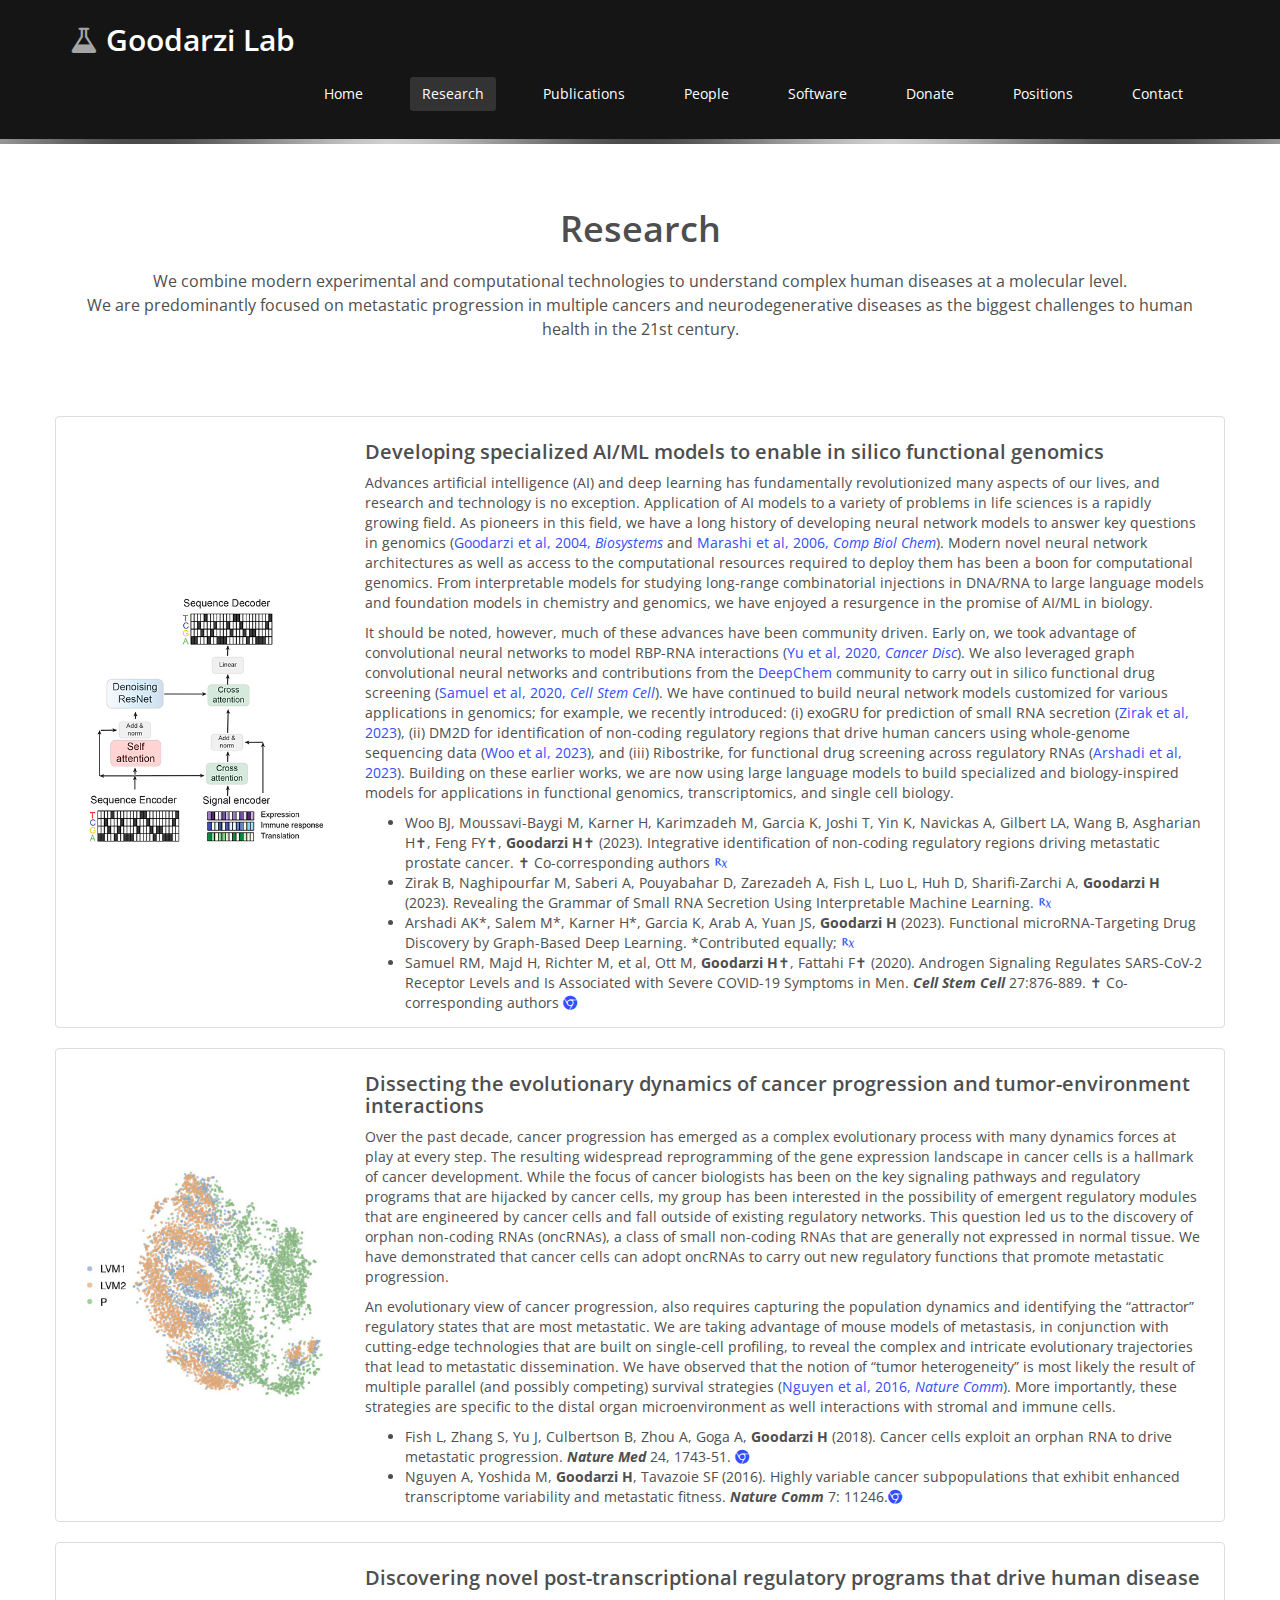
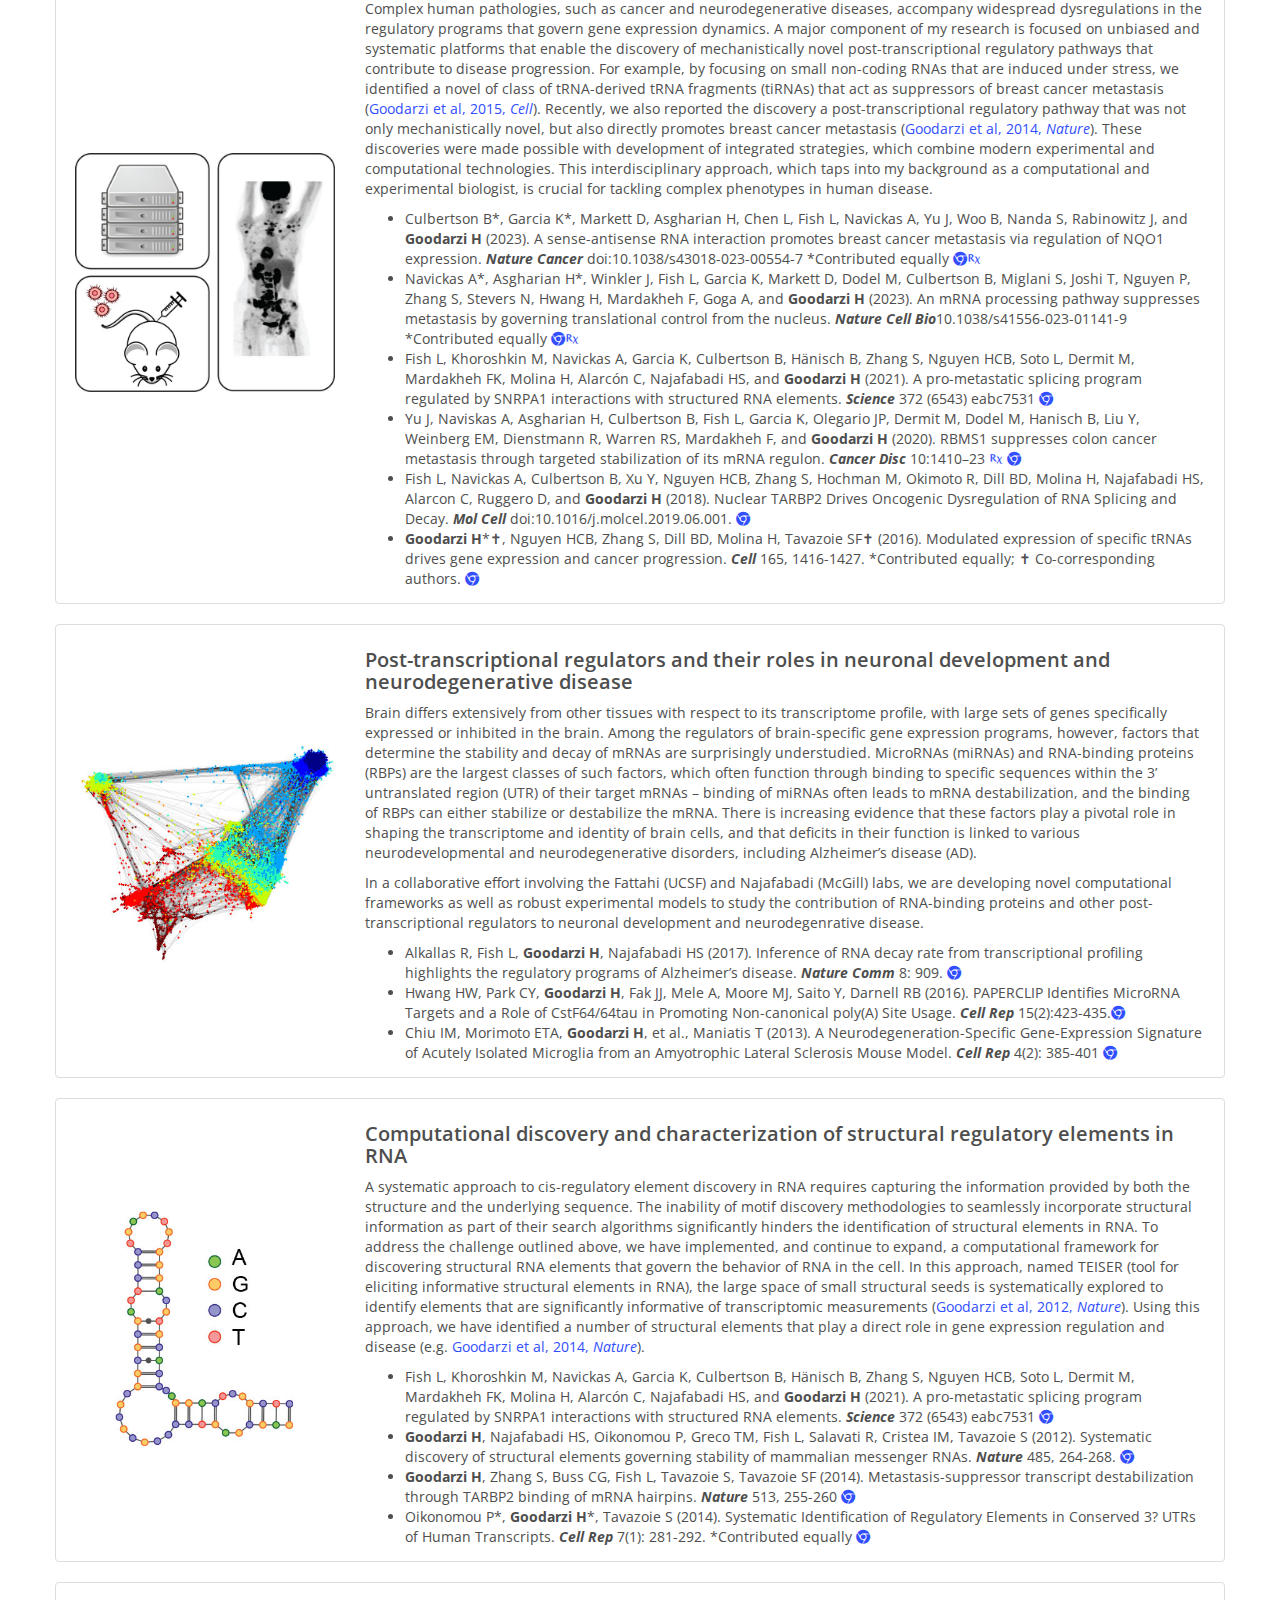
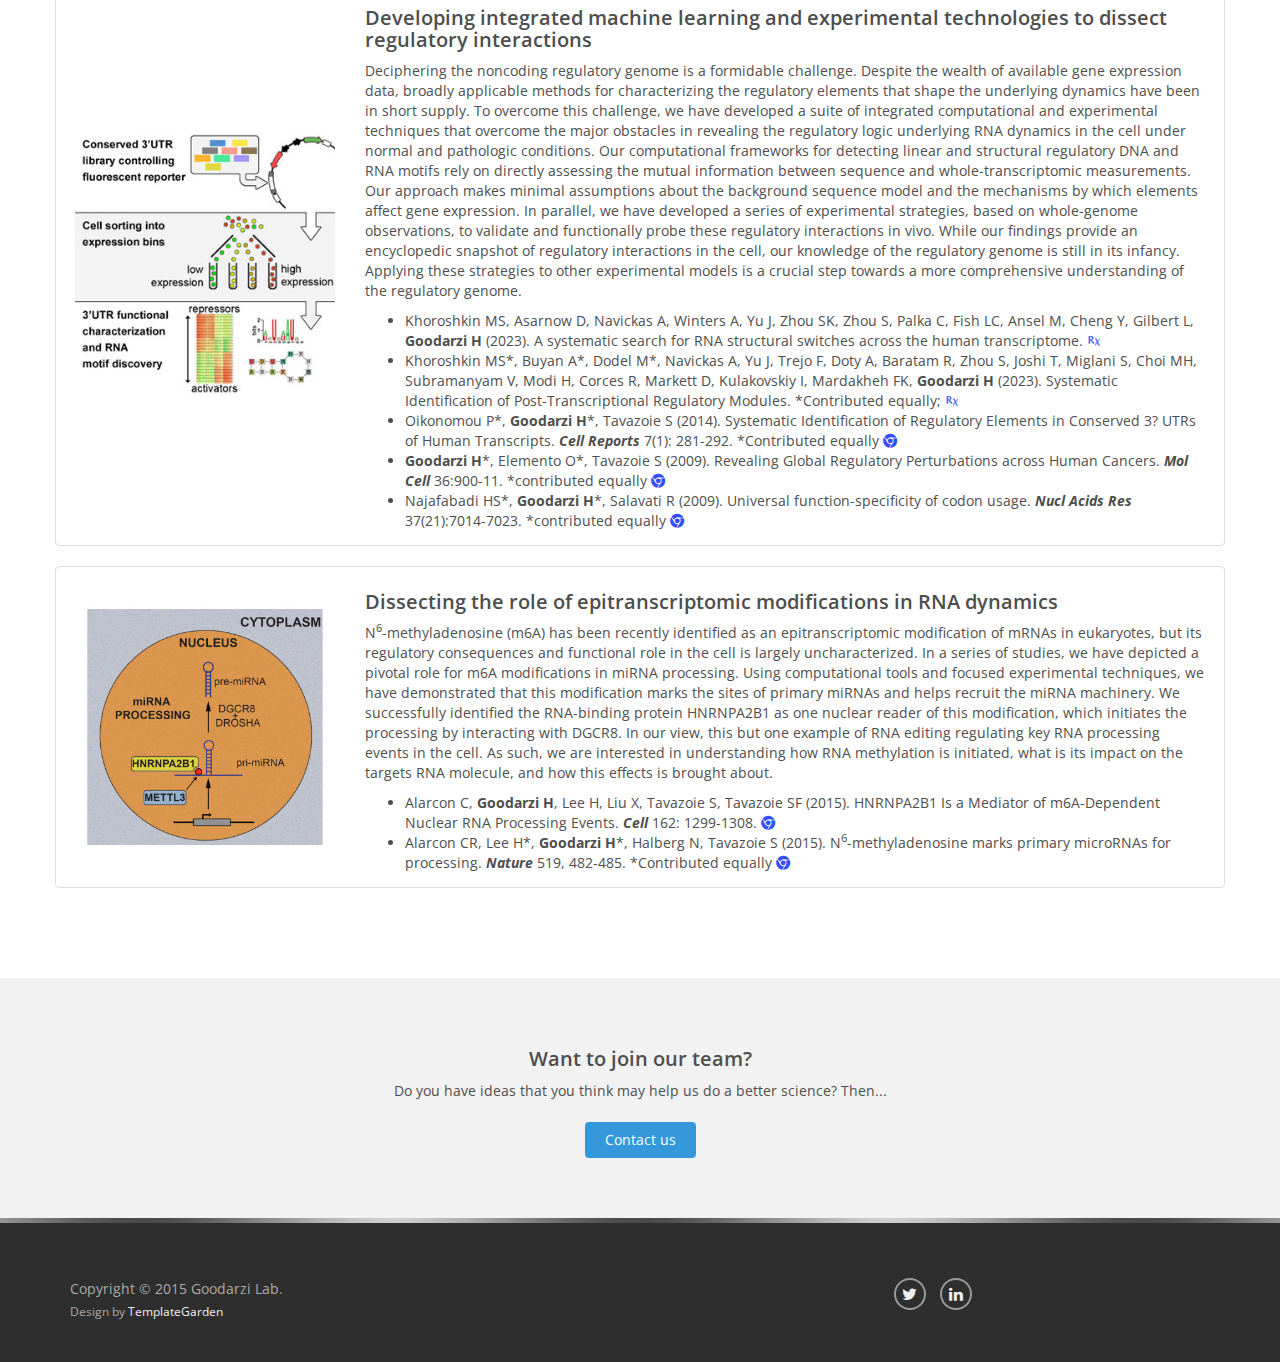
<file: research.html>
<!DOCTYPE html>
<html lang="en">
<head>
<!-- Global site tag (gtag.js) - Google Analytics -->
<script async src="https://www.googletagmanager.com/gtag/js?id=UA-135435972-1"></script>
<script>
  window.dataLayer = window.dataLayer || [];
  function gtag(){dataLayer.push(arguments);}
  gtag('js', new Date());

  gtag('config', 'UA-135435972-1');
</script>

<meta charset="utf-8">
<meta name="viewport" content="width=device-width, initial-scale=1.0">
<title>Goodarzi Lab @ UCSF</title>
<meta name="description" content="Goodarzi Lab @ UCSF">

<!-- core CSS -->
<link href="css/bootstrap.min.css" rel="stylesheet">
<link href="css/bootstrap-social.css" rel="stylesheet">
<link rel="stylesheet" href="css/academicons.min.css"/>
<link rel="stylesheet" href="https://maxcdn.bootstrapcdn.com/font-awesome/4.4.0/css/font-awesome.min.css">
<link href="css/prettyPhoto.css" rel="stylesheet">
<link href="css/main.css" rel="stylesheet">
<link href="css/responsive.css" rel="stylesheet">
<link rel="shortcut icon" type="image/x-icon" href="favicon-flask.ico" />
<!--[if lt IE 9]>
    <script src="js/html5shiv.js"></script>
    <script src="js/respond.min.js"></script>
    <![endif]-->
</head>
<!--/head-->
<body>
<header id="header">
  <nav class="navbar navbar-inverse" role="banner">
    <div class="container">
      <div class="navbar-header">
        <button type="button" class="navbar-toggle" data-toggle="collapse" data-target=".navbar-collapse"> <span class="sr-only">Toggle navigation</span> <span class="icon-bar"></span> <span class="icon-bar"></span> <span class="icon-bar"></span> </button>
        <a class="navbar-brand" href="index.html"><i class="fa fa-flask"></i> Goodarzi Lab</a> 
      </div>
      <div class="collapse navbar-collapse navbar-right">
        <ul class="nav navbar-nav">
          <li><a href="index.html">Home</a></li>
          <li class="active"><a href="research.html">Research</a></li>
          <li><a href="publications.html">Publications</a></li>
          <li><a href="people.html">People</a></li>
          <li><a href="software.html">Software</a></li>
          <li><a href="donate.html">Donate</a></li>
          <li><a href="positions.html">Positions</a></li>
          <li><a href="contact-us.html">Contact</a></li>
        </ul>
      </div>
    </div>
    <!--/.container--> 
  </nav>
  <!--/nav--> 
  
</header>
<!--/header-->
<div class="color-border"> </div>
<section>
  <div class="container">
    <div class="center">
      <h2>Research</h2>
      <p class="lead">We combine modern experimental and computational technologies to understand complex human diseases at a molecular level.<br />
        We are predominantly focused on metastatic progression in multiple cancers and neurodegenerative diseases as the biggest challenges to human health in the 21st century.</p>
    </div>
    <!--/.center-->
    <div class="row box-shadow">
      <div class="col-xs-12 col-sm-12 col-md-12">
        <div class="row thumbnail row-sm-flex-center">
          <div class="col-xs-4 col-sm-4 col-md-3">
            <img class="img-responsive" src="images/img/transformer.jpg">
          </div>
          <div class="col-xs-8 col-sm-8 col-md-9">
            <h2>Developing specialized AI/ML models to enable in silico functional genomics</h2>
            <p>Advances artificial intelligence (AI) and deep learning has fundamentally revolutionized many aspects of our lives, and research and technology is no exception. Application of AI models to a variety of problems in life sciences is a rapidly growing field. As pioneers in this field, we have a long history of developing neural network models to answer key questions in genomics (<a href="https://www.sciencedirect.com/science/article/abs/pii/S0303264704000942">Goodarzi et al, 2004, <i>Biosystems</i></a> and <a href="https://www.sciencedirect.com/science/article/abs/pii/S1476927105001106">Marashi et al, 2006, <i>Comp Biol Chem</i></a>). Modern novel neural network architectures as well as access to the computational resources required to deploy them has been a boon for computational genomics. From interpretable models for studying long-range combinatorial injections in DNA/RNA to large language models and foundation models in chemistry and genomics, we have enjoyed a resurgence in the promise of AI/ML in biology.</p>

            <p>It should be noted, however, much of these advances have been community driven. Early on, we took advantage of convolutional neural networks to model RBP-RNA interactions (<a href="https://aacrjournals.org/cancerdiscovery/article/10/9/1410/2900/RBMS1-Suppresses-Colon-Cancer-Metastasis-through">Yu et al, 2020, <i>Cancer Disc</i></a>). We also leveraged graph convolutional neural networks and contributions from the <a href="https://deepchem.io/">DeepChem</a> community to carry out in silico functional drug screening (<a href="https://www.cell.com/cell-stem-cell/fulltext/S1934-5909(20)30547-6">Samuel et al, 2020, <i>Cell Stem Cell</i></a>). We have continued to build neural network models customized for various applications in genomics; for example, we recently introduced: (i) exoGRU for prediction of small RNA secretion (<a href="https://www.biorxiv.org/content/10.1101/2023.04.04.535452v1">Zirak et al, 2023</a>), (ii) DM2D for identification of non-coding regulatory regions that drive human cancers using whole-genome sequencing data (<a href="https://www.biorxiv.org/content/10.1101/2023.04.14.535921v1">Woo et al, 2023</a>), and (iii) Ribostrike, for functional drug screening across regulatory RNAs (<a href="https://www.biorxiv.org/content/10.1101/2023.01.13.524005v1">Arshadi et al, 2023</a>). Building on these earlier works, we are now using large language models to build specialized and biology-inspired models for applications in functional genomics, transcriptomics, and single cell biology.</p>
            <ul>
              <li>Woo BJ, Moussavi-Baygi M, Karner H, Karimzadeh M, Garcia K, Joshi T, Yin K, Navickas A, Gilbert LA, Wang B, Asgharian H&#x271D, Feng FY&#x271D, <strong>Goodarzi H</strong>&#x271D (2023). Integrative identification of non-coding regulatory regions driving metastatic prostate cancer. &#x271D Co-corresponding authors <a href="https://www.biorxiv.org/content/10.1101/2023.04.14.535921v1"><i class="ai ai-biorxiv"></i></a></li>
              <li>Zirak B, Naghipourfar M, Saberi A, Pouyabahar D, Zarezadeh A, Fish L, Luo L, Huh D, Sharifi-Zarchi A, <strong>Goodarzi H</strong> (2023). Revealing the Grammar of Small RNA Secretion Using Interpretable Machine Learning. <a href="https://www.biorxiv.org/content/10.1101/2023.04.04.535452v1"><i class="ai ai-biorxiv"></i></a></li>
              <li>Arshadi AK*, Salem M*, Karner H*, Garcia K, Arab A, Yuan JS, <strong>Goodarzi H</strong> (2023). Functional microRNA-Targeting Drug Discovery by Graph-Based Deep Learning. *Contributed equally; <a href="https://www.biorxiv.org/content/10.1101/2023.01.13.524005v1"><i class="ai ai-biorxiv"></i></a></li>
              <li>Samuel RM, Majd H, Richter M, et al, Ott M, <strong>Goodarzi H</strong>&#x271D, Fattahi F&#x271D (2020). Androgen Signaling Regulates SARS-CoV-2 Receptor Levels and Is Associated with Severe COVID-19 Symptoms in Men. <strong><em>Cell Stem Cell</em></strong> 27:876-889. &#x271D Co-corresponding authors <a href="https://www.cell.com/cell-stem-cell/fulltext/S1934-5909(20)30547-6"><i class="fa fa-chrome"></i></a></li>
            </ul>
          </div>
        </div>
      </div>
    </div>
    <div class="row box-shadow">
      <div class="col-xs-12 col-sm-12 col-md-12">
        <div class="row thumbnail row-sm-flex-center">
          <div class="col-xs-4 col-sm-4 col-md-3">
            <img class="img-responsive" src="images/img/scRNA-seq.jpg">
          </div>
          <div class="col-xs-8 col-sm-8 col-md-9">
            <h2>Dissecting the evolutionary dynamics of cancer progression and tumor-environment interactions</h2>
            <p>Over the past decade, cancer progression has emerged as a complex evolutionary process with many dynamics forces at play at every step. The resulting widespread reprogramming of the gene expression landscape in cancer cells is a hallmark of cancer development. While the focus of cancer biologists has been on the key signaling pathways and regulatory programs that are hijacked by cancer cells, my group has been interested in the possibility of emergent regulatory modules that are engineered by cancer cells and fall outside of existing regulatory networks. This question led us to the discovery of orphan non-coding RNAs (oncRNAs), a class of small non-coding RNAs that are generally not expressed in normal tissue. We have demonstrated that cancer cells can adopt oncRNAs to carry out new regulatory functions that promote metastatic progression.</p>

            <p>An evolutionary view of cancer progression, also requires capturing the population dynamics and identifying the “attractor” regulatory states that are most metastatic. We are taking advantage of mouse models of metastasis, in conjunction with cutting-edge technologies that are built on single-cell profiling, to reveal the complex and intricate evolutionary trajectories that lead to metastatic dissemination. We have observed that the notion of “tumor heterogeneity” is most likely the result of multiple parallel (and possibly competing) survival strategies (<a href="http://www.nature.com/ncomms/2016/160503/ncomms11246/full/ncomms11246.html">Nguyen et al, 2016, <i>Nature Comm</i></a>). More importantly, these strategies are specific to the distal organ microenvironment as well interactions with stromal and immune cells. 
            </p>
            <ul>
              <li>Fish L, Zhang S, Yu J, Culbertson B, Zhou A, Goga A, <strong>Goodarzi H</strong> (2018). Cancer cells exploit an orphan RNA to drive metastatic progression. <strong><em>Nature Med</em></strong> 24, 1743-51. <a href="https://www.nature.com/articles/s41591-018-0230-4"><i class="fa fa-chrome"></i></a></li>
              <li>Nguyen A, Yoshida M, <strong>Goodarzi H</strong>, Tavazoie SF (2016). Highly variable cancer subpopulations that exhibit enhanced transcriptome variability and metastatic fitness. <strong><em>Nature Comm</em></strong> 7: 11246.<a href="http://www.nature.com/ncomms/2016/160503/ncomms11246/full/ncomms11246.html"><i class="fa fa-chrome"></i></a></li>
            </ul>
          </div>
        </div>
      </div>
    </div>
    <div class="row box-shadow">
      <div class="col-xs-12 col-sm-12 col-md-12">
        <div class="row thumbnail row-sm-flex-center">
          <div class="col-xs-4 col-sm-4 col-md-3">
            <img class="img-responsive" src="images/img/platform.jpg">
          </div>
          <div class="col-xs-8 col-sm-8 col-md-9">
            <h2>Discovering novel post-transcriptional regulatory programs that drive human disease</h2>
            <p>Complex human pathologies, such as cancer and neurodegenerative diseases, accompany widespread dysregulations in the regulatory programs that govern gene expression dynamics. A major component of my research is focused on unbiased and systematic platforms that enable the discovery of mechanistically novel post-transcriptional regulatory pathways that contribute to disease progression. For example, by focusing on small non-coding RNAs that are induced under stress, we identified a novel of class of tRNA-derived tRNA fragments (tiRNAs) that act as suppressors of breast cancer metastasis (<a href="http://www.cell.com/cell/abstract/S0092-8674(15)00318-9">Goodarzi et al, 2015, <i>Cell</i></a>). Recently, we also reported the discovery a post-transcriptional regulatory pathway that was not only mechanistically novel, but also directly promotes breast cancer metastasis (<a href="Metastasis-suppressor transcript destabilization through TARBP2 binding of mRNA hairpins">Goodarzi et al, 2014, <i>Nature</i></a>). These discoveries were made possible with development of integrated strategies, which combine modern experimental and computational technologies. This interdisciplinary approach, which taps into my background as a computational and experimental biologist, is crucial for tackling complex phenotypes in human disease.</p>
            <ul>
              <li>Culbertson B*, Garcia K*, Markett D, Asgharian H, Chen L, Fish L, Navickas A, Yu J, Woo B, Nanda S, Rabinowitz J, and <strong>Goodarzi H</strong> (2023). A sense-antisense RNA interaction promotes breast cancer metastasis via regulation of NQO1 expression. <strong><em>Nature Cancer</em></strong> doi:10.1038/s43018-023-00554-7 *Contributed equally <a href="https://www.nature.com/articles/s43018-023-00554-7"><i class="fa fa-chrome"></i></a><a href="https://www.biorxiv.org/content/10.1101/2021.10.08.463652v1"><i class="ai ai-biorxiv"></i></a></li>
              <li>Navickas A*, Asgharian H*, Winkler J, Fish L, Garcia K, Markett D, Dodel M, Culbertson B, Miglani S, Joshi T, Nguyen P, Zhang S, Stevers N, Hwang H, Mardakheh F, Goga A, and <strong>Goodarzi H</strong> (2023). An mRNA processing pathway suppresses metastasis by governing translational control from the nucleus. <strong><em>Nature Cell Bio</em></strong>10.1038/s41556-023-01141-9 *Contributed equally <a href="https://www.nature.com/articles/s41556-023-01141-9"><i class="fa fa-chrome"></i></a><a href="https://www.biorxiv.org/content/10.1101/2021.10.04.463118v1"><i class="ai ai-biorxiv"></i></a></li>
              <li>Fish L, Khoroshkin M, Navickas A, Garcia K, Culbertson B, Hänisch B, Zhang S, Nguyen HCB, Soto L, Dermit M, Mardakheh FK, Molina H, Alarcón C, Najafabadi HS, and <strong>Goodarzi H</strong> (2021). A pro-metastatic splicing program regulated by SNRPA1 interactions with structured RNA elements. <strong><em>Science</em></strong> 372 (6543) eabc7531 <a href="https://science.sciencemag.org/content/372/6543/eabc7531"><i class="fa fa-chrome"></i></a></li>
              <li>Yu J, Naviskas A, Asgharian H, Culbertson B, Fish L, Garcia K, Olegario JP, Dermit M, Dodel M, Hanisch B, Liu Y, Weinberg EM, Dienstmann R, Warren RS, Mardakheh F, and <strong>Goodarzi H</strong> (2020). RBMS1 suppresses colon cancer metastasis through targeted stabilization of its mRNA regulon. <strong><em>Cancer Disc</em></strong> 10:1410–23 <a href="https://www.biorxiv.org/content/10.1101/2020.01.22.916205v1"><i class="ai ai-biorxiv"></i></a>  <a href="https://cancerdiscovery.aacrjournals.org/content/early/2020/06/06/2159-8290.CD-19-1375"><i class="fa fa-chrome"></i></a></li>
              <li>Fish L, Navickas A, Culbertson B, Xu Y, Nguyen HCB, Zhang S, Hochman M, Okimoto R, Dill BD, Molina H, Najafabadi HS, Alarcon C, Ruggero D, and <strong>Goodarzi H</strong> (2018). Nuclear TARBP2 Drives Oncogenic Dysregulation of RNA Splicing and Decay. <strong><em>Mol Cell</em></strong> doi:10.1016/j.molcel.2019.06.001. <a href="https://www.cell.com/molecular-cell/fulltext/S1097-2765(19)30434-4"><i class="fa fa-chrome"></i></a></li>
              <li><strong>Goodarzi H</strong>*&#x271D, Nguyen HCB, Zhang S, Dill BD, Molina H, Tavazoie SF&#x271D (2016). Modulated expression of specific tRNAs drives gene expression and cancer progression. <strong><em>Cell</em></strong> 165, 1416-1427. *Contributed equally; &#x271D Co-corresponding authors. <a href="http://www.cell.com/cell/fulltext/S0092-8674(16)30649-3"><i class="fa fa-chrome"></i></a></li>
            </ul>
          </div>
        </div>
      </div>
    </div>
    <div class="row box-shadow">
      <div class="col-xs-12 col-sm-12 col-md-12">
        <div class="row thumbnail row-sm-flex-center">
          <div class="col-xs-4 col-sm-4 col-md-3">
            <img class="img-responsive" src="images/img/temporal.jpg">
          </div>
          <div class="col-xs-8 col-sm-8 col-md-9">
            <h2>Post-transcriptional regulators and their roles in neuronal development and neurodegenerative disease</h2>
            <p>Brain differs extensively from other tissues with respect to its transcriptome profile, with large sets of genes specifically expressed or inhibited in the brain. Among the regulators of brain-specific gene expression programs, however, factors that determine the stability and decay of mRNAs are surprisingly understudied. MicroRNAs (miRNAs) and RNA-binding proteins (RBPs) are the largest classes of such factors, which often function through binding to specific sequences within the 3’ untranslated region (UTR) of their target mRNAs – binding of miRNAs often leads to mRNA destabilization, and the binding of RBPs can either stabilize or destabilize the mRNA. There is increasing evidence that these factors play a pivotal role in shaping the transcriptome and identity of brain cells, and that deficits in their function is linked to various neurodevelopmental and neurodegenerative disorders, including Alzheimer’s disease (AD).</p>

            <p>In a collaborative effort involving the Fattahi (UCSF) and Najafabadi (McGill) labs, we are developing novel computational frameworks as well as robust experimental models to study the contribution of RNA-binding proteins and other post-transcriptional regulators to neuronal development and neurodegenrative disease.</p>
            <ul>
              <li>Alkallas R, Fish L, <strong>Goodarzi H</strong>, Najafabadi HS (2017). Inference of RNA decay rate from transcriptional profiling highlights the regulatory programs of Alzheimer’s disease. <strong><em>Nature Comm</em></strong>  8: 909. <a href="https://www.nature.com/articles/s41467-017-00867-z"><i class="fa fa-chrome"></i></a></li>
              <li>Hwang HW, Park CY, <strong>Goodarzi H</strong>, Fak JJ, Mele A, Moore MJ, Saito Y, Darnell RB (2016). PAPERCLIP Identifies MicroRNA Targets and a Role of CstF64/64tau in Promoting Non-canonical poly(A) Site Usage. <strong><em>Cell Rep</em></strong> 15(2):423-435.<a href="http://www.sciencedirect.com/science/article/pii/S2211124716302649"><i class="fa fa-chrome"></i></a></li>
              <li>Chiu IM, Morimoto ETA, <strong>Goodarzi H</strong>, et al., Maniatis T (2013). A Neurodegeneration-Specific Gene-Expression Signature of Acutely Isolated Microglia from an Amyotrophic Lateral Sclerosis Mouse Model. <strong><em>Cell Rep</em></strong> 4(2): 385-401 <a href="http://www.cell.com/cell-reports/fulltext/S2211-1247(13)00296-9"><i class="fa fa-chrome"></i></a></li>
            </ul>
          </div>
        </div>
      </div>
    </div>
    <div class="row box-shadow">
      <div class="col-xs-12 col-sm-12 col-md-12">
        <div class="row thumbnail row-sm-flex-center">
          <div class="col-xs-4 col-sm-4 col-md-3">
            <img class="img-responsive" src="images/img/ssRNA.jpg">
          </div>
          <div class="col-xs-8 col-sm-8 col-md-9">
            <h2>Computational discovery and characterization of structural regulatory elements in RNA</h2>
            <p>A systematic approach to cis-regulatory element discovery in RNA requires capturing the information provided by both the structure and the underlying sequence. The inability of motif discovery methodologies to seamlessly incorporate structural information as part of their search algorithms significantly hinders the identification of structural elements in RNA. To address the challenge outlined above, we have implemented, and continue to expand, a computational framework for discovering structural RNA elements that govern the behavior of RNA in the cell. In this approach, named TEISER (tool for eliciting informative structural elements in RNA), the large space of small structural seeds is systematically explored to identify elements that are significantly informative of transcriptomic measurements (<a href="http://www.nature.com/nature/journal/v485/n7397/full/nature11013.html">Goodarzi et al, 2012, <i>Nature</i></a>). Using this approach, we have identified a number of structural elements that play a direct role in gene expression regulation and  disease (e.g. <a href="Metastasis-suppressor transcript destabilization through TARBP2 binding of mRNA hairpins">Goodarzi et al, 2014, <i>Nature</i></a>).</p>
            <ul>
              <li>Fish L, Khoroshkin M, Navickas A, Garcia K, Culbertson B, Hänisch B, Zhang S, Nguyen HCB, Soto L, Dermit M, Mardakheh FK, Molina H, Alarcón C, Najafabadi HS, and <strong>Goodarzi H</strong> (2021). A pro-metastatic splicing program regulated by SNRPA1 interactions with structured RNA elements. <strong><em>Science</em></strong> 372 (6543) eabc7531 <a href="https://science.sciencemag.org/content/372/6543/eabc7531"><i class="fa fa-chrome"></i></a></li>
              <li><strong>Goodarzi H</strong>, Najafabadi HS, Oikonomou P, Greco TM, Fish L, Salavati R, Cristea IM, Tavazoie S (2012).  Systematic discovery of structural elements governing stability of mammalian messenger RNAs. <strong><em>Nature</em></strong> 485, 264-268. <a href="http://www.nature.com/nature/journal/v485/n7397/full/nature11013.html"><i class="fa fa-chrome"></i></a></li>
              <li><strong>Goodarzi H</strong>, Zhang S, Buss CG, Fish L, Tavazoie S, Tavazoie SF (2014). Metastasis-suppressor transcript destabilization through TARBP2 binding of mRNA hairpins. <strong><em>Nature</em></strong> 513, 255-260 <a href="http://www.nature.com/nature/journal/vaop/ncurrent/full/nature13466.html"><i class="fa fa-chrome"></i></a></li>
              <li>Oikonomou P*, <strong>Goodarzi H</strong>*, Tavazoie S (2014). Systematic Identification of Regulatory Elements in Conserved 3? UTRs of Human Transcripts. <strong><em>Cell Rep</em></strong> 7(1): 281-292. *Contributed equally <a href="http://www.cell.com/cell-reports/fulltext/S2211-1247(14)00159-4"><i class="fa fa-chrome"></i></a></li>
            </ul>
          </div>
        </div>
      </div>
    </div>
    <!--/.row--> 
    <div class="row box-shadow">
      <div class="col-xs-12 col-sm-12 col-md-12">
        <div class="row thumbnail row-sm-flex-center">
          <div class="col-xs-4 col-sm-4 col-md-3">
            <img class="img-responsive" src="images/img/c3ulib.jpg">
          </div>
          <div class="col-xs-8 col-sm-8 col-md-9">
            <h2>Developing integrated machine learning and experimental technologies to dissect regulatory interactions </h2>
            <p>Deciphering the noncoding regulatory genome is a formidable challenge. Despite the wealth of available gene expression data, broadly applicable methods for characterizing the regulatory elements that shape the underlying dynamics have been in short supply. To overcome this challenge, we have developed a suite of integrated computational and experimental techniques that overcome the major obstacles in revealing the regulatory logic underlying RNA dynamics in the cell under normal and pathologic conditions. Our computational frameworks for detecting linear and structural regulatory DNA and RNA motifs rely on directly assessing the mutual information between sequence and whole-transcriptomic measurements. Our approach makes minimal assumptions about the background sequence model and the mechanisms by which elements affect gene expression. In parallel, we have developed a series of experimental strategies, based on whole-genome observations, to validate and functionally probe these regulatory interactions in vivo. While our findings provide an encyclopedic snapshot of regulatory interactions in the cell, our knowledge of the regulatory genome is still in its infancy. Applying these strategies to other experimental models is a crucial step towards a more comprehensive understanding of the regulatory genome.</p>
            <ul>
              <li>Khoroshkin MS, Asarnow D, Navickas A, Winters A, Yu J, Zhou SK, Zhou S, Palka C, Fish LC, Ansel M, Cheng Y, Gilbert L, <strong>Goodarzi H</strong> (2023). A systematic search for RNA structural switches across the human transcriptome. <a href="https://www.biorxiv.org/content/10.1101/2023.03.11.532161v1"><i class="ai ai-biorxiv"></i></a></li>
              <li>Khoroshkin MS*, Buyan A*, Dodel M*, Navickas A, Yu J, Trejo F, Doty A, Baratam R, Zhou S, Joshi T, Miglani S, Choi MH, Subramanyam V, Modi H, Corces R, Markett D, Kulakovskiy I, Mardakheh FK, <strong>Goodarzi H</strong> (2023). Systematic Identification of Post-Transcriptional Regulatory Modules. *Contributed equally; <a href="https://www.biorxiv.org/content/10.1101/2023.02.27.530345v1"><i class="ai ai-biorxiv"></i></a></li>
              <li>Oikonomou P*, <strong>Goodarzi H</strong>*, Tavazoie S (2014). Systematic Identification of Regulatory Elements in Conserved 3? UTRs of Human Transcripts. <strong><em>Cell Reports</em></strong> 7(1): 281-292. *Contributed equally <a href="http://www.cell.com/cell-reports/fulltext/S2211-1247(14)00159-4"><i class="fa fa-chrome"></i></a></li>
              <li><strong>Goodarzi H</strong>*, Elemento O*, Tavazoie S (2009). Revealing Global Regulatory Perturbations across Human Cancers. <strong><em>Mol Cell</em></strong> 36:900-11. *contributed equally <a href="http://www.cell.com/molecular-cell/fulltext/S1097-2765(09)00857-0"><i class="fa fa-chrome"></i></a></li>
              <li>Najafabadi HS*, <strong>Goodarzi H</strong>*, Salavati R (2009).  Universal function-specificity of codon usage. <strong><em>Nucl Acids Res</em></strong> 37(21):7014-7023. *contributed equally <a href="http://nar.oxfordjournals.org/cgi/content/full/gkp792"><i class="fa fa-chrome"></i></a></li>
            </ul>
          </div>
        </div>
      </div>
    </div>
    <div class="row box-shadow">
      <div class="col-xs-12 col-sm-12 col-md-12">
        <div class="row thumbnail row-sm-flex-center">
          <div class="col-xs-4 col-sm-4 col-md-3">
            <img class="img-responsive" src="images/img/m6A.jpg">
          </div>
          <div class="col-xs-8 col-sm-8 col-md-9">
            <h2>Dissecting the role of epitranscriptomic modifications in RNA dynamics</h2>
            <p>N<sup>6</sup>-methyladenosine (m6A) has been recently identified as an epitranscriptomic modification of mRNAs in eukaryotes, but its regulatory consequences and functional role in the cell is largely uncharacterized. In a series of studies, we have depicted a pivotal role for m6A modifications in miRNA processing. Using computational tools and focused experimental techniques, we have demonstrated that this modification marks the sites of primary miRNAs and helps recruit the miRNA machinery. We successfully identified the RNA-binding protein HNRNPA2B1 as one nuclear reader of this modification, which initiates the processing by interacting with DGCR8. In our view, this but one example of RNA editing regulating key RNA processing events in the cell. As such, we are interested in understanding how RNA methylation is initiated, what is its impact on the targets RNA molecule, and how this effects is brought about.</p>
            <ul>
              <li>Alarcon C, <strong>Goodarzi H</strong>, Lee H, Liu X, Tavazoie S, Tavazoie SF (2015). HNRNPA2B1 Is a Mediator of m6A-Dependent Nuclear RNA Processing Events. <strong><em>Cell</em></strong> 162: 1299-1308. <a href="http://www.cell.com/cell/abstract/S0092-8674(15)01024-7"><i class="fa fa-chrome"></i></a></li>
              <li>Alarcon CR, Lee H*, <strong>Goodarzi H</strong>*, Halberg N, Tavazoie S (2015). N<sup>6</sup>-methyladenosine marks primary microRNAs for processing. <strong><em>Nature</em></strong> 519, 482-485. *Contributed equally <a href="http://www.nature.com/nature/journal/v519/n7544/full/nature14281.html?WT.ec_id=NATURE-20150326"><i class="fa fa-chrome"></i></a></li>
            </ul>
          </div>
        </div>
      </div>
    </div>
  </div>
  <!--/.container--> 
<!--/#research--> 
</section>
    
<section id="get-started">
  <div class="container">
    <div class="row">
      <div class="col-sm-12">
        <h2>Want to join our team?</h2>
        <p>Do you have ideas that you think may help us do a better science? Then...</p>
        <a href="contact-us.html" class="btn btn-primary">Contact us</a> </div>
    </div>
  </div>
  <!--/.container--> 
</section>
<!--/#get-started-->
<div class="color-border"> </div>
<footer id="footer">
  <div class="container">
    <div class="row">
      <div class="col-sm-6">Copyright &copy; 2015 Goodarzi Lab.
        <br /><small>Design by <a href="http://www.templategarden.com" rel="nofollow">TemplateGarden</a></small>
      </div>
      <div class="col-sm-6">
        <div class="follow-us"> <a class="fa fa-twitter social-icon" href="https://twitter.com/genophoria"></a> <a class="fa fa-linkedin social-icon" href="https://www.linkedin.com/in/hgoodarzi/"></a> </div>
      </div>
    </div>
  </div>
</footer>
<!--/#footer--> 

<script src="js/jquery.js"></script> 
<script src="js/bootstrap.min.js"></script> 
<script src="js/jquery.prettyPhoto.js"></script> 
<script src="js/jquery.isotope.min.js"></script> 
<script src="js/main.js"></script>
</body>
</html>
</file>
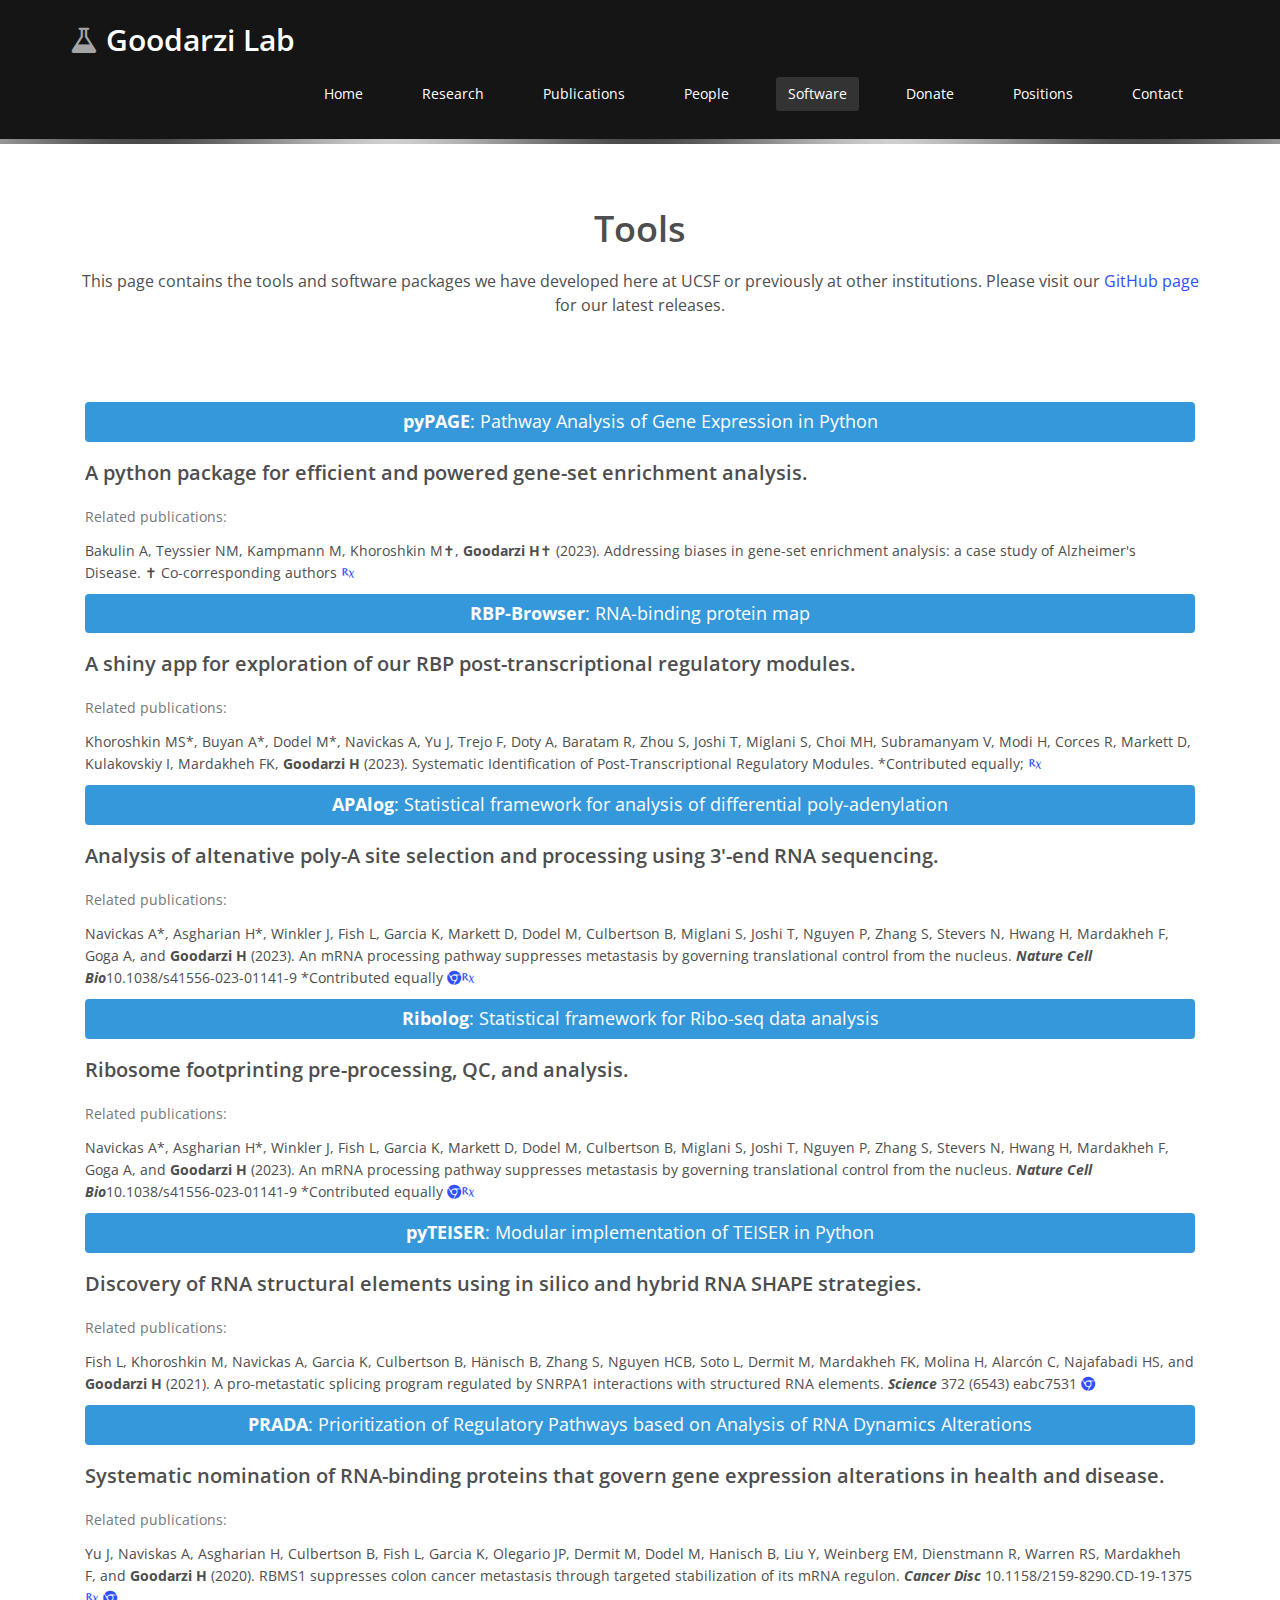
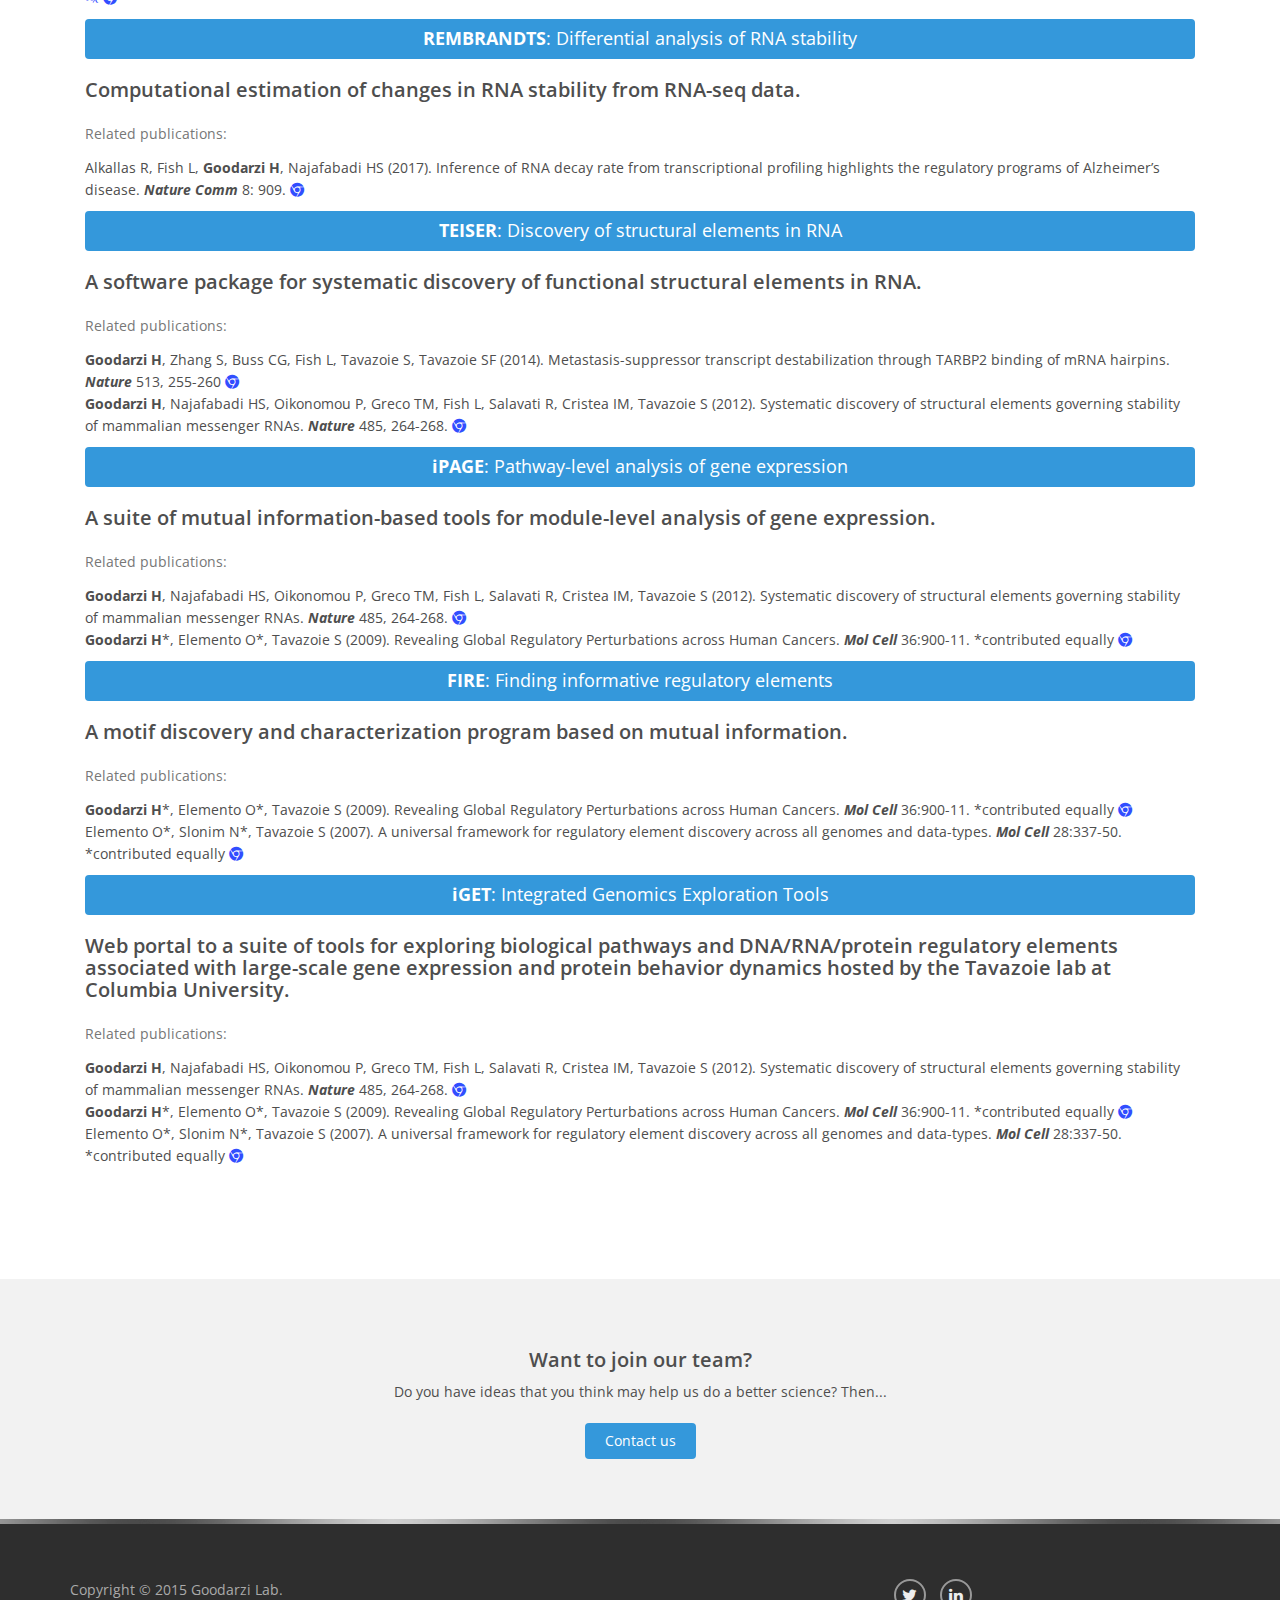
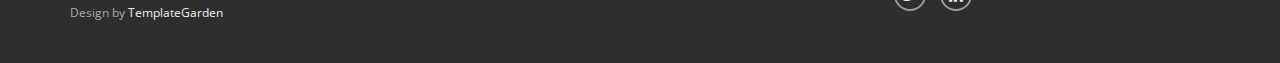
<file: software.html>
<!DOCTYPE html>
<html lang="en">
<head>
<!-- Global site tag (gtag.js) - Google Analytics -->
<script async src="https://www.googletagmanager.com/gtag/js?id=UA-135435972-1"></script>
<script>
  window.dataLayer = window.dataLayer || [];
  function gtag(){dataLayer.push(arguments);}
  gtag('js', new Date());

  gtag('config', 'UA-135435972-1');
</script>

<meta charset="utf-8">
<meta name="viewport" content="width=device-width, initial-scale=1.0">
<title>Goodarzi Lab @ UCSF</title>
<meta name="description" content="Goodarzi Lab @ UCSF">

<!-- core CSS -->
<link href="css/bootstrap.min.css" rel="stylesheet">
<link href="css/bootstrap-social.css" rel="stylesheet">
<link rel="stylesheet" href="css/academicons.min.css"/>
<link rel="stylesheet" href="https://maxcdn.bootstrapcdn.com/font-awesome/4.4.0/css/font-awesome.min.css">
<link href="css/prettyPhoto.css" rel="stylesheet">
<link href="css/main.css" rel="stylesheet">
<link href="css/responsive.css" rel="stylesheet">
<link rel="shortcut icon" type="image/x-icon" href="favicon-flask.ico" />
<!--[if lt IE 9]>
    <script src="js/html5shiv.js"></script>
    <script src="js/respond.min.js"></script>
    <![endif]-->
</head>
<!--/head-->
<body>
<header id="header">
  <nav class="navbar navbar-inverse" role="banner">
    <div class="container">
      <div class="navbar-header">
        <button type="button" class="navbar-toggle" data-toggle="collapse" data-target=".navbar-collapse"> <span class="sr-only">Toggle navigation</span> <span class="icon-bar"></span> <span class="icon-bar"></span> <span class="icon-bar"></span> </button>
        <a class="navbar-brand" href="index.html"><i class="fa fa-flask"></i> Goodarzi Lab</a> 
      </div>
      <div class="collapse navbar-collapse navbar-right">
        <ul class="nav navbar-nav">
          <li><a href="index.html">Home</a></li>
          <li><a href="research.html">Research</a></li>
          <li><a href="publications.html">Publications</a></li>
          <li><a href="people.html">People</a></li>
          <li class="active"><a href="software.html">Software</a></li>
          <li><a href="donate.html">Donate</a></li>
          <li><a href="positions.html">Positions</a></li>
          <li><a href="contact-us.html">Contact</a></li>
        </ul>
      </div>
    </div>
    <!--/.container--> 
  </nav>
  <!--/nav--> 
  
</header>
<!--/header-->
<div class="color-border"> </div>
<section>
  <div class="container">
    <div class="center">
      <h2>Tools</h2>
      <p class="lead">This page contains the tools and software packages we have developed here at UCSF or previously at other institutions. Please visit our <a href="https://github.com/goodarzilab">GitHub page</a> for our latest releases.</p>
    </div>
    <!--/.center-->
      <div class="col-xs-12 col-sm-12 col-md-12">
        <a class="btn btn-primary btn-block btn-lg" href='https://github.com/goodarzilab/pypage'><strong>pyPAGE</strong>: Pathway Analysis of Gene Expression in Python</a>
        <h2>A python package for efficient and powered gene-set enrichment analysis.</h2>
        <h3>Related publications:</h3>
        Bakulin A, Teyssier NM, Kampmann M, Khoroshkin M&#x271D, <strong>Goodarzi H</strong>&#x271D (2023). Addressing biases in gene-set enrichment analysis: a case study of Alzheimer's Disease. &#x271D Co-corresponding authors <a href="https://www.biorxiv.org/content/10.1101/2023.08.13.553133v1"><i class="ai ai-biorxiv"></i></a>

        <a class="btn btn-primary btn-block btn-lg" href='https://goodarzilab.shinyapps.io/RBP-Browser'><strong>RBP-Browser</strong>: RNA-binding protein map</a>
        <h2>A shiny app for exploration of our RBP post-transcriptional regulatory modules.</h2>
        <h3>Related publications:</h3>
        Khoroshkin MS*, Buyan A*, Dodel M*, Navickas A, Yu J, Trejo F, Doty A, Baratam R, Zhou S, Joshi T, Miglani S, Choi MH, Subramanyam V, Modi H, Corces R, Markett D, Kulakovskiy I, Mardakheh FK, <strong>Goodarzi H</strong> (2023). Systematic Identification of Post-Transcriptional Regulatory Modules. *Contributed equally; <a href="https://www.biorxiv.org/content/10.1101/2023.02.27.530345v1"><i class="ai ai-biorxiv"></i></a>

        <a class="btn btn-primary btn-block btn-lg" href='https://github.com/goodarzilab/APAlog'><strong>APAlog</strong>: Statistical framework for analysis of differential poly-adenylation</a>
        <h2>Analysis of altenative poly-A site selection and processing using 3'-end RNA sequencing.</h2>
        <h3>Related publications:</h3>
        Navickas A*, Asgharian H*, Winkler J, Fish L, Garcia K, Markett D, Dodel M, Culbertson B, Miglani S, Joshi T, Nguyen P, Zhang S, Stevers N, Hwang H, Mardakheh F, Goga A, and <strong>Goodarzi H</strong> (2023). An mRNA processing pathway suppresses metastasis by governing translational control from the nucleus. <strong><em>Nature Cell Bio</em></strong>10.1038/s41556-023-01141-9 *Contributed equally <a href="https://www.nature.com/articles/s41556-023-01141-9"><i class="fa fa-chrome"></i></a><a href="https://www.biorxiv.org/content/10.1101/2021.10.04.463118v1"><i class="ai ai-biorxiv"></i></a>

        <a class="btn btn-primary btn-block btn-lg" href='https://github.com/goodarzilab/Ribolog'><strong>Ribolog</strong>: Statistical framework for Ribo-seq data analysis</a>
        <h2>Ribosome footprinting pre-processing, QC, and analysis.</h2>
        <h3>Related publications:</h3>
        Navickas A*, Asgharian H*, Winkler J, Fish L, Garcia K, Markett D, Dodel M, Culbertson B, Miglani S, Joshi T, Nguyen P, Zhang S, Stevers N, Hwang H, Mardakheh F, Goga A, and <strong>Goodarzi H</strong> (2023). An mRNA processing pathway suppresses metastasis by governing translational control from the nucleus. <strong><em>Nature Cell Bio</em></strong>10.1038/s41556-023-01141-9 *Contributed equally <a href="https://www.nature.com/articles/s41556-023-01141-9"><i class="fa fa-chrome"></i></a><a href="https://www.biorxiv.org/content/10.1101/2021.10.04.463118v1"><i class="ai ai-biorxiv"></i></a>

        <a class="btn btn-primary btn-block btn-lg" href='https://github.com/goodarzilab/pyTEISER'><strong>pyTEISER</strong>: Modular implementation of TEISER in Python</a>
        <h2>Discovery of RNA structural elements using in silico and hybrid RNA SHAPE strategies.</h2>
        <h3>Related publications:</h3>
        Fish L, Khoroshkin M, Navickas A, Garcia K, Culbertson B, Hänisch B, Zhang S, Nguyen HCB, Soto L, Dermit M, Mardakheh FK, Molina H, Alarcón C, Najafabadi HS, and <strong>Goodarzi H</strong> (2021). A pro-metastatic splicing program regulated by SNRPA1 interactions with structured RNA elements. <strong><em>Science</em></strong> 372 (6543) eabc7531 <a href="https://science.sciencemag.org/content/372/6543/eabc7531"><i class="fa fa-chrome"></i></a>

        <a class="btn btn-primary btn-block btn-lg" href='https://github.com/goodarzilab/PRADA'><strong>PRADA</strong>: Prioritization of Regulatory Pathways based on Analysis of RNA Dynamics Alterations</a>
        <h2>Systematic nomination of RNA-binding proteins that govern gene expression alterations in health and disease.</h2>
        <h3>Related publications:</h3>
        Yu J, Naviskas A, Asgharian H, Culbertson B, Fish L, Garcia K, Olegario JP, Dermit M, Dodel M, Hanisch B, Liu Y, Weinberg EM, Dienstmann R, Warren RS, Mardakheh F, and <strong>Goodarzi H</strong> (2020). RBMS1 suppresses colon cancer metastasis through targeted stabilization of its mRNA regulon. <strong><em>Cancer Disc</em></strong> 10.1158/2159-8290.CD-19-1375 <a href="https://www.biorxiv.org/content/10.1101/2020.01.22.916205v1"><i class="ai ai-biorxiv"></i></a>  <a href="https://cancerdiscovery.aacrjournals.org/content/early/2020/06/06/2159-8290.CD-19-1375"><i class="fa fa-chrome"></i></a>

        <a class="btn btn-primary btn-block btn-lg" href='https://github.com/csglab/REMBRANDTS'><strong>REMBRANDTS</strong>: Differential analysis of RNA stability</a>
        <h2>Computational estimation of changes in RNA stability from RNA-seq data.</h2>
        <h3>Related publications:</h3>
        Alkallas R, Fish L, <strong>Goodarzi H</strong>, Najafabadi HS (2017). Inference of RNA decay rate from transcriptional profiling highlights the regulatory programs of Alzheimer’s disease. <strong><em>Nature Comm</em></strong>  8: 909. <a href="https://www.nature.com/articles/s41467-017-00867-z"><i class="fa fa-chrome"></i></a>

        <a class="btn btn-primary btn-block btn-lg" href='https://github.com/goodarzilab/TEISER'><strong>TEISER</strong>: Discovery of structural elements in RNA</a>
        <h2>A software package for systematic discovery of functional structural elements in RNA.</h2>
        <h3>Related publications:</h3>
        <strong>Goodarzi H</strong>, Zhang S, Buss CG, Fish L, Tavazoie S, Tavazoie SF (2014). Metastasis-suppressor transcript destabilization through TARBP2 binding of mRNA hairpins. <strong><em>Nature</em></strong> 513, 255-260 <a href="http://www.nature.com/nature/journal/vaop/ncurrent/full/nature13466.html"><i class="fa fa-chrome"></i></a><br />
        <strong>Goodarzi H</strong>, Najafabadi HS, Oikonomou P, Greco TM, Fish L, Salavati R, Cristea IM, Tavazoie S (2012). Systematic discovery of structural elements governing stability of mammalian messenger RNAs. <strong><em>Nature</em></strong> 485, 264-268. <a href="http://www.nature.com/nature/journal/v485/n7397/full/nature11013.html"><i class="fa fa-chrome"></i></a>

        <a class="btn btn-primary btn-block btn-lg" href='https://github.com/goodarzilab/PAGE'><strong>iPAGE</strong>: Pathway-level analysis of gene expression</a>
        <h2>A suite of mutual information-based tools for module-level analysis of gene expression.</h2>
        <h3>Related publications:</h3>
        <strong>Goodarzi H</strong>, Najafabadi HS, Oikonomou P, Greco TM, Fish L, Salavati R, Cristea IM, Tavazoie S (2012). Systematic discovery of structural elements governing stability of mammalian messenger RNAs. <strong><em>Nature</em></strong> 485, 264-268. <a href="http://www.nature.com/nature/journal/v485/n7397/full/nature11013.html"><i class="fa fa-chrome"></i></a><br />
        <strong>Goodarzi H</strong>*, Elemento O*, Tavazoie S (2009). Revealing Global Regulatory Perturbations across Human Cancers. <strong><em>Mol Cell</em></strong> 36:900-11. *contributed equally <a href="http://www.cell.com/molecular-cell/fulltext/S1097-2765(09)00857-0"><i class="fa fa-chrome"></i></a>

        <a class="btn btn-primary btn-block btn-lg" href='https://github.com/goodarzilab/FIRE'><strong>FIRE</strong>: Finding informative regulatory elements</a>
        <h2>A motif discovery and characterization program based on mutual information.</h2>
        <h3>Related publications:</h3>
        <strong>Goodarzi H</strong>*, Elemento O*, Tavazoie S (2009). Revealing Global Regulatory Perturbations across Human Cancers. <strong><em>Mol Cell</em></strong> 36:900-11. *contributed equally <a href="http://www.cell.com/molecular-cell/fulltext/S1097-2765(09)00857-0"><i class="fa fa-chrome"></i></a><br />
        Elemento O*, Slonim N*, Tavazoie S (2007). A universal framework for regulatory element discovery across all genomes and data-types. <strong><em>Mol Cell</em></strong> 28:337-50. *contributed equally <a href="https://www.sciencedirect.com/science/article/pii/S1097276507006661"><i class="fa fa-chrome"></i></a>

        <a class="btn btn-primary btn-block btn-lg" href='https://iget.c2b2.columbia.edu'><strong>iGET</strong>: Integrated Genomics Exploration Tools</a>
        <h2>Web portal to a suite of tools for exploring biological pathways and DNA/RNA/protein regulatory elements associated with large-scale gene expression and protein behavior dynamics hosted by the Tavazoie lab at Columbia University.</h2>
        <h3>Related publications:</h3>
        <strong>Goodarzi H</strong>, Najafabadi HS, Oikonomou P, Greco TM, Fish L, Salavati R, Cristea IM, Tavazoie S (2012). Systematic discovery of structural elements governing stability of mammalian messenger RNAs. <strong><em>Nature</em></strong> 485, 264-268. <a href="http://www.nature.com/nature/journal/v485/n7397/full/nature11013.html"><i class="fa fa-chrome"></i></a><br />
        <strong>Goodarzi H</strong>*, Elemento O*, Tavazoie S (2009). Revealing Global Regulatory Perturbations across Human Cancers. <strong><em>Mol Cell</em></strong> 36:900-11. *contributed equally <a href="http://www.cell.com/molecular-cell/fulltext/S1097-2765(09)00857-0"><i class="fa fa-chrome"></i></a><br />
        Elemento O*, Slonim N*, Tavazoie S (2007). A universal framework for regulatory element discovery across all genomes and data-types. <strong><em>Mol Cell</em></strong> 28:337-50. *contributed equally <a href="https://www.sciencedirect.com/science/article/pii/S1097276507006661"><i class="fa fa-chrome"></i></a>
        </p>
        <p><br /></p>
    </div>
    <!--/.row--> 
  </div>
  <!--/.container--> 
<!--/#research--> 
</section>
    
<section id="get-started">
  <div class="container">
    <div class="row">
      <div class="col-sm-12">
        <h2>Want to join our team?</h2>
        <p>Do you have ideas that you think may help us do a better science? Then...</p>
        <a href="contact-us.html" class="btn btn-primary">Contact us</a> </div>
    </div>
  </div>
  <!--/.container--> 
</section>
<!--/#get-started-->
<div class="color-border"> </div>
<footer id="footer">
  <div class="container">
    <div class="row">
      <div class="col-sm-6">Copyright &copy; 2015 Goodarzi Lab.
        <br /><small>Design by <a href="http://www.templategarden.com" rel="nofollow">TemplateGarden</a></small>
      </div>
      <div class="col-sm-6">
        <div class="follow-us"> <a class="fa fa-twitter social-icon" href="https://twitter.com/genophoria"></a> <a class="fa fa-linkedin social-icon" href="https://www.linkedin.com/in/hgoodarzi/"></a> </div>
      </div>
    </div>
  </div>
</footer>
<!--/#footer--> 

<script src="js/jquery.js"></script> 
<script src="js/bootstrap.min.js"></script> 
<script src="js/jquery.prettyPhoto.js"></script> 
<script src="js/jquery.isotope.min.js"></script> 
<script src="js/main.js"></script>
</body>
</html>
</file>
<file: css/prettyPhoto.css>
div.pp_default .pp_top,div.pp_default .pp_top .pp_middle,div.pp_default .pp_top .pp_left,div.pp_default .pp_top .pp_right,div.pp_default .pp_bottom,div.pp_default .pp_bottom .pp_left,div.pp_default .pp_bottom .pp_middle,div.pp_default .pp_bottom .pp_right{height:13px}
div.pp_default .pp_top .pp_left{background:url(../images/prettyPhoto/default/sprite.png) -78px -93px no-repeat}
div.pp_default .pp_top .pp_middle{background:url(../images/prettyPhoto/default/sprite_x.png) top left repeat-x}
div.pp_default .pp_top .pp_right{background:url(../images/prettyPhoto/default/sprite.png) -112px -93px no-repeat}
div.pp_default .pp_content .ppt{color:#f8f8f8}
div.pp_default .pp_content_container .pp_left{background:url(../images/prettyPhoto/default/sprite_y.png) -7px 0 repeat-y;padding-left:13px}
div.pp_default .pp_content_container .pp_right{background:url(../images/prettyPhoto/default/sprite_y.png) top right repeat-y;padding-right:13px}
div.pp_default .pp_next:hover{background:url(../images/prettyPhoto/default/sprite_next.png) center right no-repeat;cursor:pointer}
div.pp_default .pp_previous:hover{background:url(../images/prettyPhoto/default/sprite_prev.png) center left no-repeat;cursor:pointer}
div.pp_default .pp_expand{background:url(../images/prettyPhoto/default/sprite.png) 0 -29px no-repeat;cursor:pointer;width:28px;height:28px}
div.pp_default .pp_expand:hover{background:url(../images/prettyPhoto/default/sprite.png) 0 -56px no-repeat;cursor:pointer}
div.pp_default .pp_contract{background:url(../images/prettyPhoto/default/sprite.png) 0 -84px no-repeat;cursor:pointer;width:28px;height:28px}
div.pp_default .pp_contract:hover{background:url(../images/prettyPhoto/default/sprite.png) 0 -113px no-repeat;cursor:pointer}
div.pp_default .pp_close{width:30px;height:30px;background:url(../images/prettyPhoto/default/sprite.png) 2px 1px no-repeat;cursor:pointer}
div.pp_default .pp_gallery ul li a{background:url(../images/prettyPhoto/default/default_thumb.png) center center #f8f8f8;border:1px solid #aaa}
div.pp_default .pp_social{margin-top:7px}
div.pp_default .pp_gallery a.pp_arrow_previous,div.pp_default .pp_gallery a.pp_arrow_next{position:static;left:auto}
div.pp_default .pp_nav .pp_play,div.pp_default .pp_nav .pp_pause{background:url(../images/prettyPhoto/default/sprite.png) -51px 1px no-repeat;height:30px;width:30px}
div.pp_default .pp_nav .pp_pause{background-position:-51px -29px}
div.pp_default a.pp_arrow_previous,div.pp_default a.pp_arrow_next{background:url(../images/prettyPhoto/default/sprite.png) -31px -3px no-repeat;height:20px;width:20px;margin:4px 0 0}
div.pp_default a.pp_arrow_next{left:52px;background-position:-82px -3px}
div.pp_default .pp_content_container .pp_details{margin-top:5px}
div.pp_default .pp_nav{clear:none;height:30px;width:110px;position:relative}
div.pp_default .pp_nav .currentTextHolder{font-family:Georgia;font-style:italic;color:#999;font-size:11px;left:75px;line-height:25px;position:absolute;top:2px;margin:0;padding:0 0 0 10px}
div.pp_default .pp_close:hover,div.pp_default .pp_nav .pp_play:hover,div.pp_default .pp_nav .pp_pause:hover,div.pp_default .pp_arrow_next:hover,div.pp_default .pp_arrow_previous:hover{opacity:0.7}
div.pp_default .pp_description{font-size:11px;font-weight:700;line-height:14px;margin:5px 50px 5px 0}
div.pp_default .pp_bottom .pp_left{background:url(../images/prettyPhoto/default/sprite.png) -78px -127px no-repeat}
div.pp_default .pp_bottom .pp_middle{background:url(../images/prettyPhoto/default/sprite_x.png) bottom left repeat-x}
div.pp_default .pp_bottom .pp_right{background:url(../images/prettyPhoto/default/sprite.png) -112px -127px no-repeat}
div.pp_default .pp_loaderIcon{background:url(../images/prettyPhoto/default/loader.gif) center center no-repeat}
div.light_rounded .pp_top .pp_left{background:url(../images/prettyPhoto/light_rounded/sprite.png) -88px -53px no-repeat}
div.light_rounded .pp_top .pp_right{background:url(../images/prettyPhoto/light_rounded/sprite.png) -110px -53px no-repeat}
div.light_rounded .pp_next:hover{background:url(../images/prettyPhoto/light_rounded/btnNext.png) center right no-repeat;cursor:pointer}
div.light_rounded .pp_previous:hover{background:url(../images/prettyPhoto/light_rounded/btnPrevious.png) center left no-repeat;cursor:pointer}
div.light_rounded .pp_expand{background:url(../images/prettyPhoto/light_rounded/sprite.png) -31px -26px no-repeat;cursor:pointer}
div.light_rounded .pp_expand:hover{background:url(../images/prettyPhoto/light_rounded/sprite.png) -31px -47px no-repeat;cursor:pointer}
div.light_rounded .pp_contract{background:url(../images/prettyPhoto/light_rounded/sprite.png) 0 -26px no-repeat;cursor:pointer}
div.light_rounded .pp_contract:hover{background:url(../images/prettyPhoto/light_rounded/sprite.png) 0 -47px no-repeat;cursor:pointer}
div.light_rounded .pp_close{width:75px;height:22px;background:url(../images/prettyPhoto/light_rounded/sprite.png) -1px -1px no-repeat;cursor:pointer}
div.light_rounded .pp_nav .pp_play{background:url(../images/prettyPhoto/light_rounded/sprite.png) -1px -100px no-repeat;height:15px;width:14px}
div.light_rounded .pp_nav .pp_pause{background:url(../images/prettyPhoto/light_rounded/sprite.png) -24px -100px no-repeat;height:15px;width:14px}
div.light_rounded .pp_arrow_previous{background:url(../images/prettyPhoto/light_rounded/sprite.png) 0 -71px no-repeat}
div.light_rounded .pp_arrow_next{background:url(../images/prettyPhoto/light_rounded/sprite.png) -22px -71px no-repeat}
div.light_rounded .pp_bottom .pp_left{background:url(../images/prettyPhoto/light_rounded/sprite.png) -88px -80px no-repeat}
div.light_rounded .pp_bottom .pp_right{background:url(../images/prettyPhoto/light_rounded/sprite.png) -110px -80px no-repeat}
div.dark_rounded .pp_top .pp_left{background:url(../images/prettyPhoto/dark_rounded/sprite.png) -88px -53px no-repeat}
div.dark_rounded .pp_top .pp_right{background:url(../images/prettyPhoto/dark_rounded/sprite.png) -110px -53px no-repeat}
div.dark_rounded .pp_content_container .pp_left{background:url(../images/prettyPhoto/dark_rounded/contentPattern.png) top left repeat-y}
div.dark_rounded .pp_content_container .pp_right{background:url(../images/prettyPhoto/dark_rounded/contentPattern.png) top right repeat-y}
div.dark_rounded .pp_next:hover{background:url(../images/prettyPhoto/dark_rounded/btnNext.png) center right no-repeat;cursor:pointer}
div.dark_rounded .pp_previous:hover{background:url(../images/prettyPhoto/dark_rounded/btnPrevious.png) center left no-repeat;cursor:pointer}
div.dark_rounded .pp_expand{background:url(../images/prettyPhoto/dark_rounded/sprite.png) -31px -26px no-repeat;cursor:pointer}
div.dark_rounded .pp_expand:hover{background:url(../images/prettyPhoto/dark_rounded/sprite.png) -31px -47px no-repeat;cursor:pointer}
div.dark_rounded .pp_contract{background:url(../images/prettyPhoto/dark_rounded/sprite.png) 0 -26px no-repeat;cursor:pointer}
div.dark_rounded .pp_contract:hover{background:url(../images/prettyPhoto/dark_rounded/sprite.png) 0 -47px no-repeat;cursor:pointer}
div.dark_rounded .pp_close{width:75px;height:22px;background:url(../images/prettyPhoto/dark_rounded/sprite.png) -1px -1px no-repeat;cursor:pointer}
div.dark_rounded .pp_description{margin-right:85px;color:#fff}
div.dark_rounded .pp_nav .pp_play{background:url(../images/prettyPhoto/dark_rounded/sprite.png) -1px -100px no-repeat;height:15px;width:14px}
div.dark_rounded .pp_nav .pp_pause{background:url(../images/prettyPhoto/dark_rounded/sprite.png) -24px -100px no-repeat;height:15px;width:14px}
div.dark_rounded .pp_arrow_previous{background:url(../images/prettyPhoto/dark_rounded/sprite.png) 0 -71px no-repeat}
div.dark_rounded .pp_arrow_next{background:url(../images/prettyPhoto/dark_rounded/sprite.png) -22px -71px no-repeat}
div.dark_rounded .pp_bottom .pp_left{background:url(../images/prettyPhoto/dark_rounded/sprite.png) -88px -80px no-repeat}
div.dark_rounded .pp_bottom .pp_right{background:url(../images/prettyPhoto/dark_rounded/sprite.png) -110px -80px no-repeat}
div.dark_rounded .pp_loaderIcon{background:url(../images/prettyPhoto/dark_rounded/loader.gif) center center no-repeat}
div.dark_square .pp_left,div.dark_square .pp_middle,div.dark_square .pp_right,div.dark_square .pp_content{background:#000}
div.dark_square .pp_description{color:#fff;margin:0 85px 0 0}
div.dark_square .pp_loaderIcon{background:url(../images/prettyPhoto/dark_square/loader.gif) center center no-repeat}
div.dark_square .pp_expand{background:url(../images/prettyPhoto/dark_square/sprite.png) -31px -26px no-repeat;cursor:pointer}
div.dark_square .pp_expand:hover{background:url(../images/prettyPhoto/dark_square/sprite.png) -31px -47px no-repeat;cursor:pointer}
div.dark_square .pp_contract{background:url(../images/prettyPhoto/dark_square/sprite.png) 0 -26px no-repeat;cursor:pointer}
div.dark_square .pp_contract:hover{background:url(../images/prettyPhoto/dark_square/sprite.png) 0 -47px no-repeat;cursor:pointer}
div.dark_square .pp_close{width:75px;height:22px;background:url(../images/prettyPhoto/dark_square/sprite.png) -1px -1px no-repeat;cursor:pointer}
div.dark_square .pp_nav{clear:none}
div.dark_square .pp_nav .pp_play{background:url(../images/prettyPhoto/dark_square/sprite.png) -1px -100px no-repeat;height:15px;width:14px}
div.dark_square .pp_nav .pp_pause{background:url(../images/prettyPhoto/dark_square/sprite.png) -24px -100px no-repeat;height:15px;width:14px}
div.dark_square .pp_arrow_previous{background:url(../images/prettyPhoto/dark_square/sprite.png) 0 -71px no-repeat}
div.dark_square .pp_arrow_next{background:url(../images/prettyPhoto/dark_square/sprite.png) -22px -71px no-repeat}
div.dark_square .pp_next:hover{background:url(../images/prettyPhoto/dark_square/btnNext.png) center right no-repeat;cursor:pointer}
div.dark_square .pp_previous:hover{background:url(../images/prettyPhoto/dark_square/btnPrevious.png) center left no-repeat;cursor:pointer}
div.light_square .pp_expand{background:url(../images/prettyPhoto/light_square/sprite.png) -31px -26px no-repeat;cursor:pointer}
div.light_square .pp_expand:hover{background:url(../images/prettyPhoto/light_square/sprite.png) -31px -47px no-repeat;cursor:pointer}
div.light_square .pp_contract{background:url(../images/prettyPhoto/light_square/sprite.png) 0 -26px no-repeat;cursor:pointer}
div.light_square .pp_contract:hover{background:url(../images/prettyPhoto/light_square/sprite.png) 0 -47px no-repeat;cursor:pointer}
div.light_square .pp_close{width:75px;height:22px;background:url(../images/prettyPhoto/light_square/sprite.png) -1px -1px no-repeat;cursor:pointer}
div.light_square .pp_nav .pp_play{background:url(../images/prettyPhoto/light_square/sprite.png) -1px -100px no-repeat;height:15px;width:14px}
div.light_square .pp_nav .pp_pause{background:url(../images/prettyPhoto/light_square/sprite.png) -24px -100px no-repeat;height:15px;width:14px}
div.light_square .pp_arrow_previous{background:url(../images/prettyPhoto/light_square/sprite.png) 0 -71px no-repeat}
div.light_square .pp_arrow_next{background:url(../images/prettyPhoto/light_square/sprite.png) -22px -71px no-repeat}
div.light_square .pp_next:hover{background:url(../images/prettyPhoto/light_square/btnNext.png) center right no-repeat;cursor:pointer}
div.light_square .pp_previous:hover{background:url(../images/prettyPhoto/light_square/btnPrevious.png) center left no-repeat;cursor:pointer}
div.facebook .pp_top .pp_left{background:url(../images/prettyPhoto/facebook/sprite.png) -88px -53px no-repeat}
div.facebook .pp_top .pp_middle{background:url(../images/prettyPhoto/facebook/contentPatternTop.png) top left repeat-x}
div.facebook .pp_top .pp_right{background:url(../images/prettyPhoto/facebook/sprite.png) -110px -53px no-repeat}
div.facebook .pp_content_container .pp_left{background:url(../images/prettyPhoto/facebook/contentPatternLeft.png) top left repeat-y}
div.facebook .pp_content_container .pp_right{background:url(../images/prettyPhoto/facebook/contentPatternRight.png) top right repeat-y}
div.facebook .pp_expand{background:url(../images/prettyPhoto/facebook/sprite.png) -31px -26px no-repeat;cursor:pointer}
div.facebook .pp_expand:hover{background:url(../images/prettyPhoto/facebook/sprite.png) -31px -47px no-repeat;cursor:pointer}
div.facebook .pp_contract{background:url(../images/prettyPhoto/facebook/sprite.png) 0 -26px no-repeat;cursor:pointer}
div.facebook .pp_contract:hover{background:url(../images/prettyPhoto/facebook/sprite.png) 0 -47px no-repeat;cursor:pointer}
div.facebook .pp_close{width:22px;height:22px;background:url(../images/prettyPhoto/facebook/sprite.png) -1px -1px no-repeat;cursor:pointer}
div.facebook .pp_description{margin:0 37px 0 0}
div.facebook .pp_loaderIcon{background:url(../images/prettyPhoto/facebook/loader.gif) center center no-repeat}
div.facebook .pp_arrow_previous{background:url(../images/prettyPhoto/facebook/sprite.png) 0 -71px no-repeat;height:22px;margin-top:0;width:22px}
div.facebook .pp_arrow_previous.disabled{background-position:0 -96px;cursor:default}
div.facebook .pp_arrow_next{background:url(../images/prettyPhoto/facebook/sprite.png) -32px -71px no-repeat;height:22px;margin-top:0;width:22px}
div.facebook .pp_arrow_next.disabled{background-position:-32px -96px;cursor:default}
div.facebook .pp_nav{margin-top:0}
div.facebook .pp_nav p{font-size:15px;padding:0 3px 0 4px}
div.facebook .pp_nav .pp_play{background:url(../images/prettyPhoto/facebook/sprite.png) -1px -123px no-repeat;height:22px;width:22px}
div.facebook .pp_nav .pp_pause{background:url(../images/prettyPhoto/facebook/sprite.png) -32px -123px no-repeat;height:22px;width:22px}
div.facebook .pp_next:hover{background:url(../images/prettyPhoto/facebook/btnNext.png) center right no-repeat;cursor:pointer}
div.facebook .pp_previous:hover{background:url(../images/prettyPhoto/facebook/btnPrevious.png) center left no-repeat;cursor:pointer}
div.facebook .pp_bottom .pp_left{background:url(../images/prettyPhoto/facebook/sprite.png) -88px -80px no-repeat}
div.facebook .pp_bottom .pp_middle{background:url(../images/prettyPhoto/facebook/contentPatternBottom.png) top left repeat-x}
div.facebook .pp_bottom .pp_right{background:url(../images/prettyPhoto/facebook/sprite.png) -110px -80px no-repeat}
div.pp_pic_holder a:focus{outline:none}
div.pp_overlay{background:#000;display:none;left:0;position:absolute;top:0;width:100%;z-index:9500}
div.pp_pic_holder{display:none;position:absolute;width:100px;z-index:10000}
.pp_content{height:40px;min-width:40px}
* html .pp_content{width:40px}
.pp_content_container{position:relative;text-align:left;width:100%}
.pp_content_container .pp_left{padding-left:20px}
.pp_content_container .pp_right{padding-right:20px}
.pp_content_container .pp_details{float:left;margin:10px 0 2px}
.pp_description{display:none;margin:0}
.pp_social{float:left;margin:0}
.pp_social .facebook{float:left;margin-left:5px;width:55px;overflow:hidden}
.pp_social .twitter{float:left}
.pp_nav{clear:right;float:left;margin:3px 10px 0 0}
.pp_nav p{float:left;white-space:nowrap;margin:2px 4px}
.pp_nav .pp_play,.pp_nav .pp_pause{float:left;margin-right:4px;text-indent:-10000px}
a.pp_arrow_previous,a.pp_arrow_next{display:block;float:left;height:15px;margin-top:3px;overflow:hidden;text-indent:-10000px;width:14px}
.pp_hoverContainer{position:absolute;top:0;width:100%;z-index:2000}
.pp_gallery{display:none;left:50%;margin-top:-50px;position:absolute;z-index:10000}
.pp_gallery div{float:left;overflow:hidden;position:relative}
.pp_gallery ul{float:left;height:35px;position:relative;white-space:nowrap;margin:0 0 0 5px;padding:0}
.pp_gallery ul a{border:1px rgba(0,0,0,0.5) solid;display:block;float:left;height:33px;overflow:hidden}
.pp_gallery ul a img{border:0}
.pp_gallery li{display:block;float:left;margin:0 5px 0 0;padding:0}
.pp_gallery li.default a{background:url(../images/prettyPhoto/facebook/default_thumbnail.gif) 0 0 no-repeat;display:block;height:33px;width:50px}
.pp_gallery .pp_arrow_previous,.pp_gallery .pp_arrow_next{margin-top:7px!important}
a.pp_next{background:url(../images/prettyPhoto/light_rounded/btnNext.png) 10000px 10000px no-repeat;display:block;float:right;height:100%;text-indent:-10000px;width:49%}
a.pp_previous{background:url(../images/prettyPhoto/light_rounded/btnNext.png) 10000px 10000px no-repeat;display:block;float:left;height:100%;text-indent:-10000px;width:49%}
a.pp_expand,a.pp_contract{cursor:pointer;display:none;height:20px;position:absolute;right:30px;text-indent:-10000px;top:10px;width:20px;z-index:20000}
a.pp_close{position:absolute;right:0;top:0;display:block;line-height:22px;text-indent:-10000px}
.pp_loaderIcon{display:block;height:24px;left:50%;position:absolute;top:50%;width:24px;margin:-12px 0 0 -12px}
#pp_full_res{line-height:1!important}
#pp_full_res .pp_inline{text-align:left}
#pp_full_res .pp_inline p{margin:0 0 15px}
div.ppt{color:#fff;display:none;font-size:17px;z-index:9999;margin:0 0 5px 15px}
div.pp_default .pp_content,div.light_rounded .pp_content{background-color:#fff}
div.pp_default #pp_full_res .pp_inline,div.light_rounded .pp_content .ppt,div.light_rounded #pp_full_res .pp_inline,div.light_square .pp_content .ppt,div.light_square #pp_full_res .pp_inline,div.facebook .pp_content .ppt,div.facebook #pp_full_res .pp_inline{color:#000}
div.pp_default .pp_gallery ul li a:hover,div.pp_default .pp_gallery ul li.selected a,.pp_gallery ul a:hover,.pp_gallery li.selected a{border-color:#fff}
div.pp_default .pp_details,div.light_rounded .pp_details,div.dark_rounded .pp_details,div.dark_square .pp_details,div.light_square .pp_details,div.facebook .pp_details{position:relative}
div.light_rounded .pp_top .pp_middle,div.light_rounded .pp_content_container .pp_left,div.light_rounded .pp_content_container .pp_right,div.light_rounded .pp_bottom .pp_middle,div.light_square .pp_left,div.light_square .pp_middle,div.light_square .pp_right,div.light_square .pp_content,div.facebook .pp_content{background:#fff}
div.light_rounded .pp_description,div.light_square .pp_description{margin-right:85px}
div.light_rounded .pp_gallery a.pp_arrow_previous,div.light_rounded .pp_gallery a.pp_arrow_next,div.dark_rounded .pp_gallery a.pp_arrow_previous,div.dark_rounded .pp_gallery a.pp_arrow_next,div.dark_square .pp_gallery a.pp_arrow_previous,div.dark_square .pp_gallery a.pp_arrow_next,div.light_square .pp_gallery a.pp_arrow_previous,div.light_square .pp_gallery a.pp_arrow_next{margin-top:12px!important}
div.light_rounded .pp_arrow_previous.disabled,div.dark_rounded .pp_arrow_previous.disabled,div.dark_square .pp_arrow_previous.disabled,div.light_square .pp_arrow_previous.disabled{background-position:0 -87px;cursor:default}
div.light_rounded .pp_arrow_next.disabled,div.dark_rounded .pp_arrow_next.disabled,div.dark_square .pp_arrow_next.disabled,div.light_square .pp_arrow_next.disabled{background-position:-22px -87px;cursor:default}
div.light_rounded .pp_loaderIcon,div.light_square .pp_loaderIcon{background:url(../images/prettyPhoto/light_rounded/loader.gif) center center no-repeat}
div.dark_rounded .pp_top .pp_middle,div.dark_rounded .pp_content,div.dark_rounded .pp_bottom .pp_middle{background:url(../images/prettyPhoto/dark_rounded/contentPattern.png) top left repeat}
div.dark_rounded .currentTextHolder,div.dark_square .currentTextHolder{color:#c4c4c4}
div.dark_rounded #pp_full_res .pp_inline,div.dark_square #pp_full_res .pp_inline{color:#fff}
.pp_top,.pp_bottom{height:20px;position:relative}
* html .pp_top,* html .pp_bottom{padding:0 20px}
.pp_top .pp_left,.pp_bottom .pp_left{height:20px;left:0;position:absolute;width:20px}
.pp_top .pp_middle,.pp_bottom .pp_middle{height:20px;left:20px;position:absolute;right:20px}
* html .pp_top .pp_middle,* html .pp_bottom .pp_middle{left:0;position:static}
.pp_top .pp_right,.pp_bottom .pp_right{height:20px;left:auto;position:absolute;right:0;top:0;width:20px}
.pp_fade,.pp_gallery li.default a img{display:none}
</file>
<file: css/main.css>
@import url(http://fonts.googleapis.com/css?family=Open+Sans:300italic,400italic,600italic,700italic,800italic,400,600,700,300,800);
body {
	background: #fff;
	font-family: 'Open Sans', sans-serif;
	color: #4e4e4e;
	line-height: 22px;
}
h1, h2, h3, h4, h5, h6 {
	font-weight: 600;
	font-family: 'Open Sans', sans-serif;
	color: #4e4e4e;
}
h1 {
	font-size: 46px;
	font-weight: 700;
	color: #444;
	letter-spacing: -2px;
}
h2 {
	font-size: 20px;
}
h3 {
	font-size: 14px;
	color: #777;
	font-weight: 400;
	line-height: 26px;
}
h4 {
	font-size: 16px;
}
a {
	color: #314eff;
	-webkit-transition: color 300ms, background-color 300ms;
	-moz-transition: color 300ms, background-color 300ms;
	-o-transition: color 300ms, background-color 300ms;
	transition: color 300ms, background-color 300ms;
}
a:hover, a:focus {
	color: #0008a5;
}
hr {
	border-top: 1px solid #e5e5e5;
	border-bottom: 1px solid #fff;
}
.row-xs-flex-center {
    display:flex;
    align-items:center;
}
@media ( min-width:768px ) {
    .row-sm-flex-center {
        display:flex;
        align-items:center;
    }
}
@media ( min-width: 992px ) {
    .row-md-flex-center {
        display:flex;
        align-items:center;
    }
}
@media ( min-width: 1200px ) {
    .row-lg-flex-center {
        display:flex;
        align-items:center;
    }
}
.btn-primary {
	padding: 8px 20px;
	background: #3498db;
	color: #fff;
	border-radius: 4px;
	border: none;
	margin-top: 10px;
}
.btn-primary:hover, .btn-primary:focus {
	background: #2d78ae;
	outline: none;
	box-shadow: none;
}
a:hover, a:focus {
	color: #111;
	text-decoration: none;
	outline: none;
}
.center h2 {
	font-size: 36px;
	margin-top: 0;
	margin-bottom: 20px;
}
.center h3 {
	font-size: 22px;
	margin-top: 0;
	margin-bottom: 20px;
}
.media>.pull-left {
	margin-right: 20px;
}
.media>.pull-right {
	margin-left: 20px;
}
body > section {
	padding: 70px 0;
}
.center {
	text-align: center;
	padding-bottom: 55px;
}
.lead {
	font-size: 16px;
	line-height: 24px;
	font-weight: 400;
}
 @-webkit-keyframes scaleIn {
 0% {
 opacity: 0;
 -webkit-transform: scale(0);
 transform: scale(0);
}
 100% {
 opacity: 1;
 -webkit-transform: scale(1);
 transform: scale(1);
}
}
 @keyframes scaleIn {
 0% {
 opacity: 0;
 -webkit-transform: scale(0);
 -ms-transform: scale(0);
 transform: scale(0);
}
 100% {
 opacity: 1;
 -webkit-transform: scale(1);
 -ms-transform: scale(1);
 transform: scale(1);
}
}
/*************************
*******Header******
**************************/

.navbar>.container .navbar-brand {
	margin-left: 0;
}
.navbar-brand {
	padding: 0;
	margin: 0;
}
.navbar {
	border-radius: 0;
	margin-bottom: 0;
	background: #151515;
	padding: 15px 0;
	padding-bottom: 0;
}
.navbar-nav {
	margin-top: 12px;
}
.navbar-nav>li {
	margin-left: 35px;
	padding-bottom: 28px;
}
.navbar-inverse .navbar-nav > li > a {
	padding: 5px 12px;
	margin: 0;
	border-radius: 3px;
	color: #fff;
	line-height: 24px;
	display: inline-block;
}
.navbar-inverse .navbar-nav > li > a:hover {
	background-color: #3498db;
	color: #fff;
}
.navbar-inverse {
	border: none;
}
.navbar-inverse .navbar-brand {
	font-size: 30px;
	line-height: 50px;
	font-weight: 600;
	color: #fff;
}
.navbar-inverse .navbar-brand .fa {
	color: #a5a5a5;
}
.navbar-inverse .navbar-nav > .active > a, .navbar-inverse .navbar-nav > .active > a:hover, .navbar-inverse .navbar-nav > .active > a:focus, .navbar-inverse .navbar-nav > .open > a, .navbar-inverse .navbar-nav > .open > a:hover, .navbar-inverse .navbar-nav > .open > a:focus {
	background-color: #333;
	color: #fff;
}
/*************************
*******Home Page******
**************************/
#main-slider {
	position: relative;
	text-align: center;
}
.no-margin {
	margin: 0;
	padding: 0;
}
#main-slider .carousel .carousel-content {
	margin-top: 150px;
}
#main-slider .carousel .slide-margin {
	margin-top: 100px;
}
#main-slider .carousel .logo {
	font-weight: 600;
	margin: 20px 0;
	padding: 0 10px;
	border-radius: 10px;
	border: 1px solid #9bcaec;
	border-bottom: 0;
	border-right: 0;
	box-shadow: 6px 3px #ddd;
}
#main-slider .carousel .logo i {
	color: #a5a5a5;
}
#main-slider .carousel h2 {
	color: #666;
	font-weight: 500;
	margin: 20px 0;
}
#main-slider .carousel .btn-slide {
	padding: 8px 20px;
	background: #3498db;
	color: #fff;
	border-radius: 4px;
	margin-top: 25px;
	display: inline-block;
}
.carousel-inner {
	height: 640px;
}
#main-slider .carousel .item {
	background-position: 50%;
	background-repeat: no-repeat;
	background-size: cover;
	left: 0 !important;
	opacity: 0;
	top: 0;
	position: absolute;
	width: 100%;
	display: block !important;
	height: 640px;
	-webkit-transition: opacity ease-in-out 500ms;
	-moz-transition: opacity ease-in-out 500ms;
	-o-transition: opacity ease-in-out 500ms;
	transition: opacity ease-in-out 500ms;
}
#main-slider .carousel .item:first-child {
	top: auto;
	position: relative;
}
#main-slider .carousel .item.active {
	opacity: 1;
	-webkit-transition: opacity ease-in-out 500ms;
	-moz-transition: opacity ease-in-out 500ms;
	-o-transition: opacity ease-in-out 500ms;
	transition: opacity ease-in-out 500ms;
	z-index: 1;
}
#main-slider .prev, #main-slider .next {
	position: absolute;
	top: 50%;
	background-color: #fff;
	color: #ccc;
	display: inline-block;
	margin-top: -25px;
	height: 40px;
	line-height: 40px;
	width: 40px;
	line-height: 40px;
	text-align: center;
	border-radius: 4px;
	z-index: 5;
	opacity: 0.8;
}
#main-slider .prev:hover, #main-slider .next:hover {
	background-color: #3498db;
}
#main-slider .prev {
	left: 10px;
}
#main-slider .next {
	right: 10px;
}
#main-slider .carousel-indicators li {
	width: 14px;
	height: 14px;
	margin: 0 15px 0 0;
	position: relative;
}
#main-slider .carousel-indicators li:after {
	position: absolute;
	content: "";
	width: 18px;
	height: 18px;
	border-radius: 100%;
	border: 1px solid #c3dff4;
	left: -3px;
	top: -3px;
}
#main-slider .carousel-indicators .active {
	width: 14px;
	height: 14px;
	background-color: #fff;
	margin: 0 15px 0 0;
	border: 1px solid #3498db;
	position: relative;
}
#main-slider .carousel-indicators .active:after {
	position: absolute;
	content: "";
	width: 18px;
	height: 18px;
	border-radius: 100%;
	background: #fff;
	border: 1px solid #3498db;
	left: -3px;
	top: -3px;
}
#feature {
	background: #f2f2f2;
	padding-bottom: 40px;
}
#inner-page {
	background: #f8f8f8 url(../images/innerpage_bg.png) repeat-x;
	padding-bottom: 0;
}
.color-border {
	background: url(../images/color_border.jpg) repeat-x scroll center top;
	width: 100%;
	float: left;
	display: block;
	height: 5px;
}
.features {
	padding: 0;
}
.feature-wrap {
	margin-bottom: 35px;
	overflow: hidden;
	text-align: center;
}
.feature-wrap h2 {
	margin-top: 10px;
}
.feature-wrap .pull-left {
	margin-right: 25px;
}
.feature-wrap i {
	font-size: 48px;
	height: 110px;
	width: 110px;
	margin: 3px;
	border-radius: 100%;
	line-height: 110px;
	text-align: center;
	background: #ffffff;
	color: #3498db;
}
#recent-works .col-xs-12.col-sm-4.col-md-4 {
	padding: 0;
}
#recent-works {
	padding-bottom: 70px;
}
.recent-work-wrap {
	position: relative;
}
.recent-work-wrap img {
	width: 100%;
}
.recent-work-wrap .recent-work-inner {
	top: 0;
	background: transparent;
	opacity: 1;
	width: 100%;
	border-radius: 0;
	margin-bottom: 0;
	text-align: center;
}
.recent-work-wrap .recent-work-inner h3 {
	margin: 10px 0;
}
.recent-work-wrap .recent-work-inner h3 a {
	font-size: 24px;
	color: #fff;
}
.recent-work-wrap .overlay {
	position: absolute;
	top: 0;
	left: 0;
	width: 100%;
	height: 100%;
	opacity: 0;
	border-radius: 0;
	background: #3498db;
	color: #fff;
	vertical-align: middle;
	-webkit-transition: opacity 500ms;
	-moz-transition: opacity 500ms;
	-o-transition: opacity 500ms;
	transition: opacity 500ms;
	padding: 30px;
}
.recent-work-wrap .overlay .preview {
	bottom: 0;
	display: inline-block;
	height: 35px;
	line-height: 35px;
	border-radius: 0;
	background: transparent;
	text-align: center;
	color: #fff;
}
.recent-work-wrap:hover .overlay {
	opacity: 0.9;
}
.testimonials blockquote {
	position: relative;
	background: white;
	min-height: 120px;
	margin-top: 20px;
	margin-bottom: 100px;
	border: 1px solid #ecedf1;
	text-align: center;
}
.testimonials blockquote:before {
	content: '';
	position: absolute;
	bottom: -10px;
	left: 50%;
	margin-left: -10px;
	border-top: 10px solid #ecedf1;
	border-left: 10px solid transparent;
	border-right: 10px solid transparent;
}
.testimonials blockquote:after {
	content: '';
	position: absolute;
	bottom: -8px;
	left: 50%;
	margin-left: -9px;
	border-top: 9px solid white;
	border-left: 9px solid transparent;
	border-right: 9px solid transparent;
}
.testimonials blockquote img {
	height: 70px;
	width: 70px;
	position: absolute;
	border: 1px solid #ecedf1;
	background: white;
	bottom: -90px;
	left: 50%;
	margin-left: -34px;
}
blockquote p.clients-words {
	font-size: 14px;
}
span.clients-name {
	font-size: 14px;
	position: absolute;
	bottom: 10px;
	right: 10px;
}
#testimonials {
	background: #000 url(../images/testimonials/bg_testimonials.jpg);
	background-size: cover;
}
#testimonials .clients-name {
	color: #3498db;
}
#testimonials .lead, #testimonials h2 {
	color: #fff;
}
#middle {
	background: #f2f2f2;
}
#middle h3 {
	color: #4e4e4e;
	font-size: 18px;
	font-weight: 600;
}
#middle i {
	color: #52a7e0;
}
#middle .media-body h3 {
	color: #4e4e4e;
	font-size: 18px;
}
.accordion h2 {
	margin-bottom: 25px;
}
.panel-default {
	border-color: transparent;
}
.panel-default>.panel-heading, .panel {
	background-color: #ebebeb;
	border: 0 none;
	box-shadow: none;
}
.panel-default>.panel-heading+.panel-collapse .panel-body {
	background: #f1f1f1;
	color: #4e4e4e;
}
.panel-body {
	padding: 20px;
}
.panel-group .panel+.panel {
	margin-top: 0;
	border-top: 1px solid #d9d9d9;
}
.panel-group .panel {
	border-radius: 8px;
}
.panel-heading {
	border-radius: 0;
}
.panel-title>a {
	color: #4e4e4e;
	font-size: 14px;
}
.accordion-inner img {
	border-radius: 4px;
}
.accordion-inner h4 {
	margin-top: 0;
}
.panel-heading.active {
	background: #52a7e0;
	border-radius: 8px;
}
.panel-heading.active .panel-title>a {
	color: #fff;
}
a.accordion-toggle i {
	width: 45px;
	line-height: 44px;
	font-size: 20px;
	margin-top: -10px;
	text-align: center;
	margin-right: -15px;
	background: #ebebeb;
	border-radius: 8px;
}
.panel-heading.active a.accordion-toggle i {
	background: #52a7e0;
	color: #fff;
}
.panel-heading.active a.accordion-toggle.collapsed i {
	background: #52a7e0;
	color: #fff;
}
#partner {
	background: url(../images/partners/partner_bg.jpg) 50% 50% no-repeat;
	background-size: cover;
}
#partner {
	text-align: center;
}
.partners ul {
	list-style: none;
	margin: 0;
	padding: 0;
}
.partners ul li {
	display: inline-block;
	float: left;
	width: 20%;
}
#get-started {
	padding: 50px 0 60px 0;
	text-align: center;
	background: #f2f2f2;
}
/*************************
********* About Us Page CSS ******
**************************/

.about-us {
	padding-bottom: 50px;
}
.about-us h3 {
	color: #4e4e4e;
	font-size: 18px;
	font-weight: 600;
	margin-bottom: 30px;
}
.about-us p {
	color: #4e4e4e;
}
.about-us img {
	margin-top: 40px;
}
/*************************
********* Portfolio CSS ******
**************************/
.portfolio-items, .portfolio-filter {
	list-style: none outside none;
	margin: 0 0 40px 0;
	padding: 0;
}
.portfolio-filter > li {
	display: inline-block;
}
.portfolio-filter > li a {
	background: none repeat scroll 0 0 #FFFFFF;
	font-size: 14px;
	font-weight: 400;
	margin-right: 20px;
	text-transform: uppercase;
	transition: all 0.9s ease 0s;
	-moz-transition: all 0.9s ease 0s;
	-webkit-transition: all 0.9s ease 0s;
	-o-transition: all 0.9s ease 0s;
	border: 1px solid #F2F2F2;
	outline: none;
	border-radius: 3px;
}
.portfolio-filter > li a:hover, .portfolio-filter > li a.active {
	color: #fff;
	background: #3498db;
	border: 1px solid #3498db;
	box-shadow: none;
	-webkit-box-shadow: none;
}
.portfolio-items > li {
	float: left;
	padding: 0;
	-webkit-box-sizing: border-box;
	-moz-box-sizing: border-box;
	box-sizing: border-box;
}
.portfolio-item {
	margin: 0;
	padding: 0;
}
/* Start: Recommended Isotope styles */
/**** Isotope Filtering ****/
.isotope-item {
	z-index: 2;
}
.isotope-hidden.isotope-item {
	pointer-events: none;
	z-index: 1;
}
/**** Isotope CSS3 transitions ****/
.isotope, .isotope .isotope-item {
	-webkit-transition-duration: 0.8s;
	-moz-transition-duration: 0.8s;
	-ms-transition-duration: 0.8s;
	-o-transition-duration: 0.8s;
	transition-duration: 0.8s;
}
.isotope {
	-webkit-transition-property: height, width;
	-moz-transition-property: height, width;
	-ms-transition-property: height, width;
	-o-transition-property: height, width;
	transition-property: height, width;
}
.isotope .isotope-item {
	-webkit-transition-property: -webkit-transform, opacity;
	-moz-transition-property: -moz-transform, opacity;
	-ms-transition-property: -ms-transform, opacity;
	-o-transition-property: -o-transform, opacity;
	transition-property: transform, opacity;
}
/**** disabling Isotope CSS3 transitions ****/
.isotope.no-transition, .isotope.no-transition .isotope-item, .isotope .isotope-item.no-transition {
	-webkit-transition-duration: 0s;
	-moz-transition-duration: 0s;
	-ms-transition-duration: 0s;
	-o-transition-duration: 0s;
	transition-duration: 0s;
}
/* End: Recommended Isotope styles */
/* disable CSS transitions for containers with infinite scrolling*/
.isotope.infinite-scrolling {
	-webkit-transition: none;
	-moz-transition: none;
	-ms-transition: none;
	-o-transition: none;
	transition: none;
}
/**************************
********* Pricing Table CSS *
**************************/
#inner-page .panel-primary > .panel-heading {
	color: #fff;
	background-color: #65b0e2;
	border-color: #65b0e2;
	padding: 20px 0;
}
#inner-page .panel-info > .panel-heading {
	color: #fff;
	background-color: #e4907e;
	border-color: #e4907e;
	padding: 20px 0;
}
#inner-page .panel-success > .panel-heading {
	color: #fff;
	background-color: #8ac66b;
	border-color: #8ac66b;
	padding: 20px 0;
}
#inner-page .panel-title {
	font-size: 26px;
}
#inner-page .panel {
	text-align: center;
}
#inner-page .panel:hover {
	box-shadow: 0 1px 5px rgba(0, 0, 0, 0.4), 0 1px 5px rgba(130, 130, 130, 0.35);
}
#inner-page .panel-body {
	padding: 0;
	text-align: center;
}
.the-price {
	background-color: rgba(220,220,220,.17);
	box-shadow: 0 1px 0 #dcdcdc, inset 0 1px 0 #fff;
	padding: 20px;
	margin: 0;
}
.the-price h1 {
	font-weight: 500;
	line-height: 1em;
	padding: 20px 0;
	margin: 0;
}
/*************************
********* Contact Us CSS ******
**************************/

.contact_top {
	margin-right: 0;
	margin-left: 0;
	margin-bottom: 2em;
	border-bottom: 2px solid #fff;
}
.contact_details {
	padding: 20px;
	text-align: center;
}
.contact_details i {
	color: #3498db;
}
.contact_details p {
	padding: 20px 0;
}
.form-group .form-control {
	padding: 7px 12px;
	border-color: #f2f2f2;
	box-shadow: none;
}
textarea#message {
	resize: none;
	padding: 10px;
}
/***********************
********* Footer ******
************************/
#footer {
	padding-top: 60px;
	padding-bottom: 40px;
	color: #aaa;
	background: #2e2e2e;
}
#footer a {
	color: #eee;
}
#footer a:hover {
	color: #3276b1;
}
#footer ul {
	list-style: none;
	padding: 0;
	margin: 0;
}
#footer ul > li {
	display: inline-block;
	margin-left: 15px;
}
.follow-us {
	margin-top: -5px;
	text-align: center;
}
.social-icon {
	padding-top: 6px;
	font-size: 16px;
	text-align: center;
	width: 32px;
	height: 32px;
	border: 2px solid #999;
	border-radius: 50%;
	color: #999;
	margin: 5px;
}
a.social-icon:hover, a.social-icon:active, a.social-icon:focus {
	text-decoration: none;
	color: #3276b1;
	border-color: #3276b1;
}
</file>
<file: css/responsive.css>
/* lg */ 
@media (min-width: 1200px) {
/* Make Navigation Toggle on Desktop Hover */
.dropdown:hover .dropdown-menu {
	display: block;
	-webkit-animation: fadeInUp 400ms;
	animation: fadeInUp 400ms;
}
}

/* md */
@media (min-width: 992px) and (max-width: 1199px) {
/* Make Navigation Toggle on Desktop Hover */
.dropdown:hover .dropdown-menu {
	display: block;
	-webkit-animation: fadeInUp 400ms;
	animation: fadeInUp 400ms;
}
.navbar-nav > li {
	margin-left: 10px;
}
.navbar-collapse {
	padding-left: 0;
	padding-right: 0;
}
.recent-work-wrap .recent-work-inner h3 a {
	font-size: 20px;
}
.recent-work-wrap .overlay {
	padding: 15px;
}
.feature-wrap h2 {
	font-size: 18px;
}
.feature-wrap h3 {
	font-size: 14px;
}
.recent-work-wrap .overlay .preview {
	line-height: inherit;
}
}

/* sm */
@media (min-width: 768px) and (max-width: 991px) {
/* Make Navigation Toggle on Desktop Hover */
.dropdown:hover .dropdown-menu {
	display: block;
	-webkit-animation: fadeInUp 400ms;
	animation: fadeInUp 400ms;
}
.navbar-collapse {
	padding-left: 0;
	padding-right: 0;
}
.navbar-nav > li {
	margin-left: 0;
}
#main-slider .carousel h1 {
	font-size: 25px;
}
#main-slider .carousel h2 {
	font-size: 20px;
}
.media.accordion-inner .pull-left {
	clear: both;
	width: 100%;
}
.media.accordion-inner .media-body {
	clear: both;
}
.recent-work-wrap .overlay {
	padding: 15px;
}
.recent-work-wrap .recent-work-inner h3 a {
	font-size: 20px;
}
}

/* xs */
@media (max-width: 767px) {
.container > .navbar-header, .container > .navbar-collapse {
	margin-left: 0;
}
.navbar-nav > li {
	padding-bottom: 0;
}
#main-slider .carousel h1 {
	font-size: 25px;
}
#main-slider .carousel h2 {
	font-size: 16px;
}
.feature-wrap h2 h2 {
	font-size: 18px;
}
.feature-wrap h3 h3 {
	font-size: 14px;
}
.media.accordion-inner .pull-left, .media.accordion-inner .media-body {
	clear: both;
}
.accordion-inner h4 {
	margin-top: 10px;
}
#footer .col-sm-6 {
	text-align: center;
}
#footer .pull-right {
	float: none !important;
}
.portfolio-item, #recent-works .col-xs-12.col-sm-4.col-md-4 {
	padding: 0 15px;
}
}

/* XS Portrait */
@media (max-width: 480px) {
}
</file>
<file: css/academicons.min.css>
.ai-ul,.fa-ul{list-style-type:none}.ai-li,.fa-li{top:.14285714em;text-align:center}.ai-fw,.ai-li,.fa-fw,.fa-li{text-align:center}.ai.fa-pull-left,.fa.fa-pull-left{margin-right:.3em}@font-face{font-family:Academicons;src:url(../fonts/academicons.eot?v=1.8.6);src:url(../fonts/academicons.eot?v=1.8.6) format('embedded-opentype'),url(../fonts/academicons.ttf?v=1.8.6) format('truetype'),url(../fonts/academicons.woff?v=1.8.6) format('woff'),url(../fonts/academicons.svg?v=1.8.6#academicons) format('svg');font-weight:400;font-style:normal}.ai{display:inline-block;font:normal normal normal 14px/1 Academicons;font-size:inherit;text-rendering:auto;-webkit-font-smoothing:antialiased;-moz-osx-font-smoothing:grayscale}.ai-lg,.fa-lg{line-height:.75em;vertical-align:-15%}.ai-academia:before{content:"\e9af"}.ai-academia-square:before{content:"\e93d"}.ai-acclaim:before{content:"\e92e"}.ai-acclaim-square:before{content:"\e93a"}.ai-acm:before{content:"\e93c"}.ai-acm-square:before{content:"\e95d"}.ai-acmdl:before{content:"\e96a"}.ai-acmdl-square:before{content:"\e9d3"}.ai-ads:before{content:"\e9cb"}.ai-ads-square:before{content:"\e94a"}.ai-arxiv:before{content:"\e974"}.ai-arxiv-square:before{content:"\e9a6"}.ai-biorxiv:before{content:"\e9a2"}.ai-biorxiv-square:before{content:"\e98b"}.ai-ceur:before{content:"\e96d"}.ai-ceur-square:before{content:"\e92f"}.ai-coursera:before{content:"\e95f"}.ai-coursera-square:before{content:"\e97f"}.ai-cv:before{content:"\e9a5"}.ai-cv-square:before{content:"\e90a"}.ai-dataverse:before{content:"\e9f7"}.ai-dataverse-square:before{content:"\e9e4"}.ai-dblp:before{content:"\e94f"}.ai-dblp-square:before{content:"\e93f"}.ai-depsy:before{content:"\e97a"}.ai-depsy-square:before{content:"\e94b"}.ai-doi:before{content:"\e97e"}.ai-doi-square:before{content:"\e98f"}.ai-dryad:before{content:"\e97c"}.ai-dryad-square:before{content:"\e98c"}.ai-figshare:before{content:"\e981"}.ai-figshare-square:before{content:"\e9e7"}.ai-google-scholar:before{content:"\e9d4"}.ai-google-scholar-square:before{content:"\e9f9"}.ai-ideas-repec:before{content:"\e9ed"}.ai-ideas-repec-square:before{content:"\e9f8"}.ai-ieee:before{content:"\e929"}.ai-ieee-square:before{content:"\e9b9"}.ai-impactstory:before{content:"\e9cf"}.ai-impactstory-square:before{content:"\e9aa"}.ai-inspire:before{content:"\e9e9"}.ai-inspire-square:before{content:"\e9fe"}.ai-lattes:before{content:"\e9b3"}.ai-lattes-square:before{content:"\e99c"}.ai-mathoverflow:before{content:"\e9f6"}.ai-mathoverflow-square:before{content:"\e97b"}.ai-mendeley:before{content:"\e9f0"}.ai-mendeley-square:before{content:"\e9f3"}.ai-open-access:before{content:"\e939"}.ai-open-access-square:before{content:"\e9f4"}.ai-orcid:before{content:"\e9d9"}.ai-orcid-square:before{content:"\e9c3"}.ai-osf:before{content:"\e9ef"}.ai-osf-square:before{content:"\e931"}.ai-overleaf:before{content:"\e914"}.ai-overleaf-square:before{content:"\e98d"}.ai-philpapers:before{content:"\e98a"}.ai-philpapers-square:before{content:"\e96f"}.ai-piazza:before{content:"\e99a"}.ai-piazza-square:before{content:"\e90c"}.ai-publons:before{content:"\e937"}.ai-publons-square:before{content:"\e94e"}.ai-pubmed:before{content:"\e99f"}.ai-pubmed-square:before{content:"\e97d"}.ai-researcherid:before{content:"\e91a"}.ai-researcherid-square:before{content:"\e95c"}.ai-researchgate:before{content:"\e95e"}.ai-researchgate-square:before{content:"\e99e"}.ai-scirate:before{content:"\e98e"}.ai-scirate-square:before{content:"\e99d"}.ai-semantic-scholar:before{content:"\e96e"}.ai-semantic-scholar-square:before{content:"\e96c"}.ai-springer:before{content:"\e928"}.ai-springer-square:before{content:"\e99b"}.ai-zotero:before{content:"\e962"}.ai-zotero-square:before{content:"\e932"}.ai-lg{font-size:1.33333333em}.ai-2x{font-size:2em}.ai-3x{font-size:3em}.ai-4x{font-size:4em}.ai-5x{font-size:5em}.ai-fw{width:1.28571429em}.ai-ul{padding-left:0;margin-left:2.14285714em}.ai-ul>li{position:relative}.ai-li{position:absolute;left:-2.14285714em;width:2.14285714em}.ai-li.fa-lg{left:-1.85714286em}.ai-border{padding:.2em .25em .15em;border:.08em solid #eee;border-radius:.1em}.ai-pull-left{float:left}.ai-pull-right{float:right}.ai.fa-pull-right{margin-left:.3em}.fa-lg{font-size:1.33333333em}.fa-2x{font-size:2em}.fa-3x{font-size:3em}.fa-4x{font-size:4em}.fa-5x{font-size:5em}.fa-fw{width:1.28571429em}.fa-ul{padding-left:0;margin-left:2.14285714em}.fa-ul>li{position:relative}.fa-li{position:absolute;left:-2.14285714em;width:2.14285714em}.fa-li.fa-lg{left:-1.85714286em}.fa-border{padding:.2em .25em .15em;border:.08em solid #eee;border-radius:.1em}.fa-pull-left{float:left}.fa-pull-right{float:right}.fa.fa-pull-right{margin-left:.3em}
</file>
